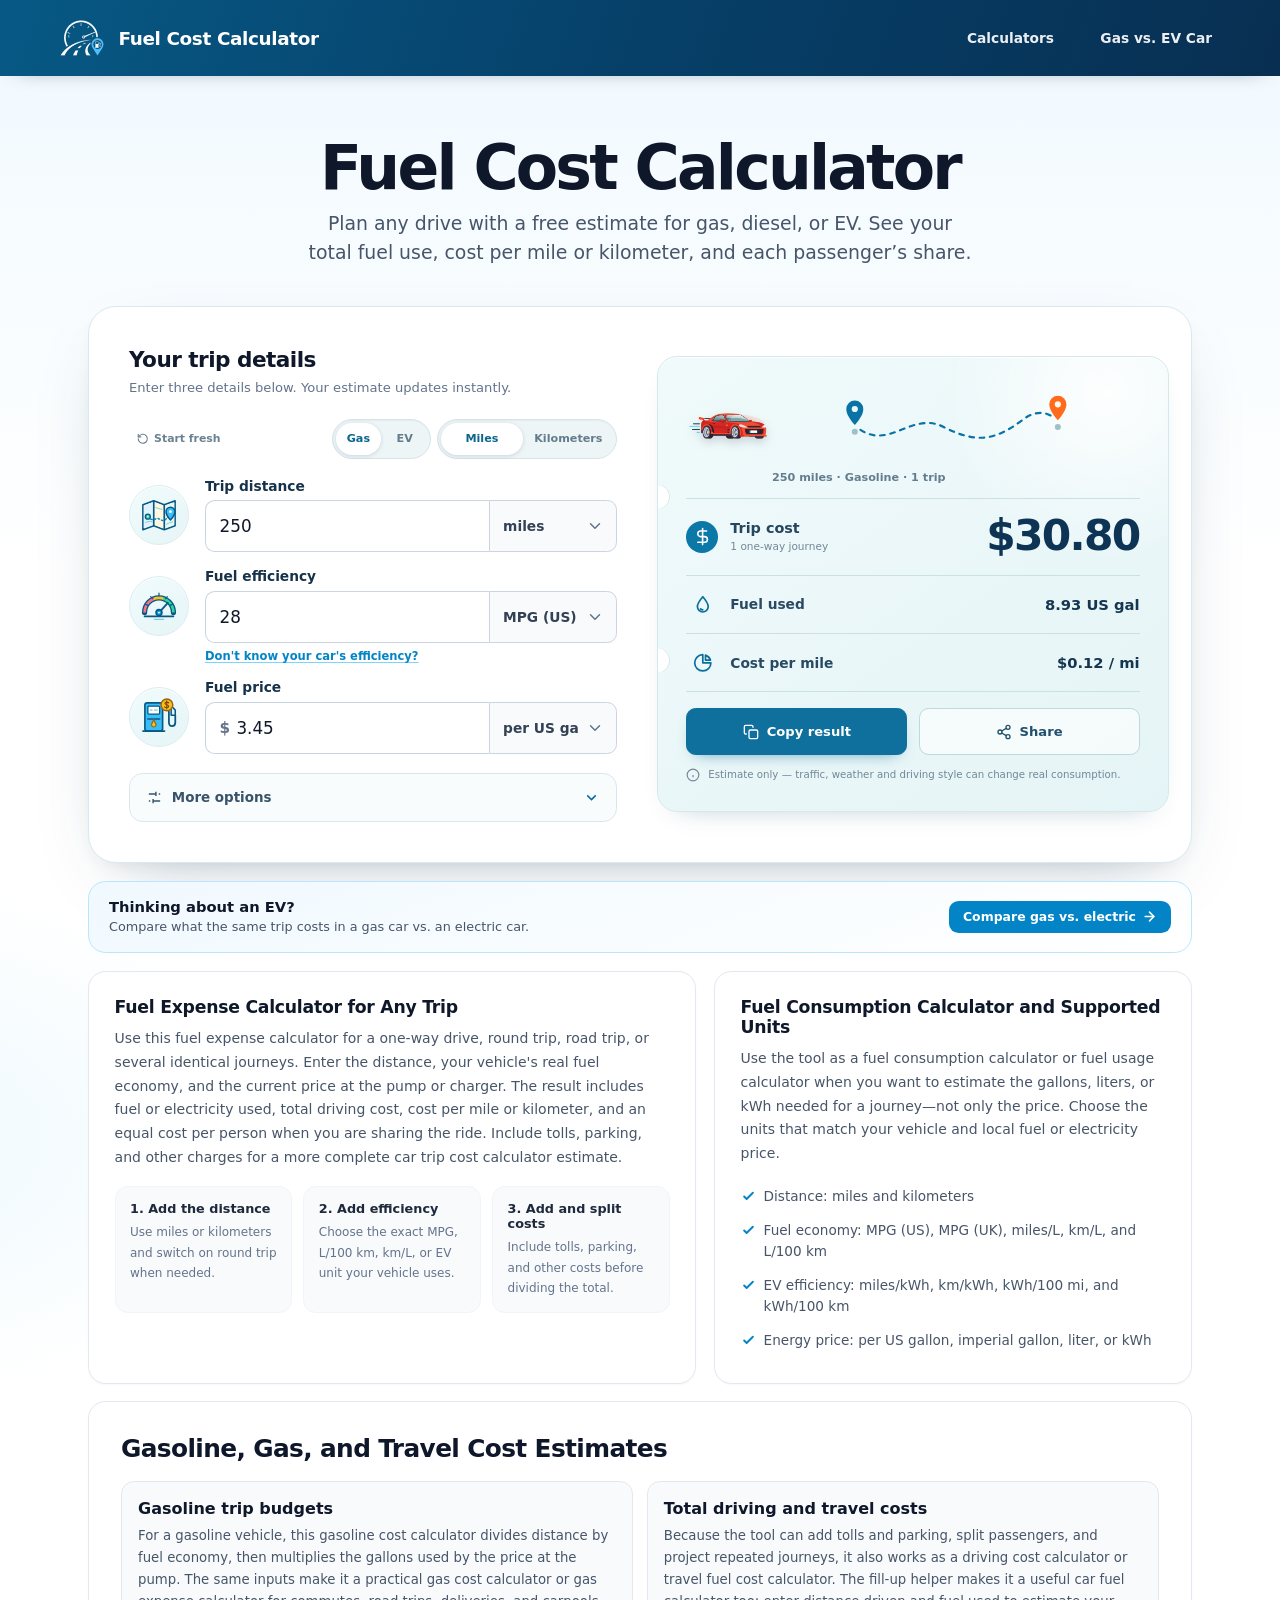
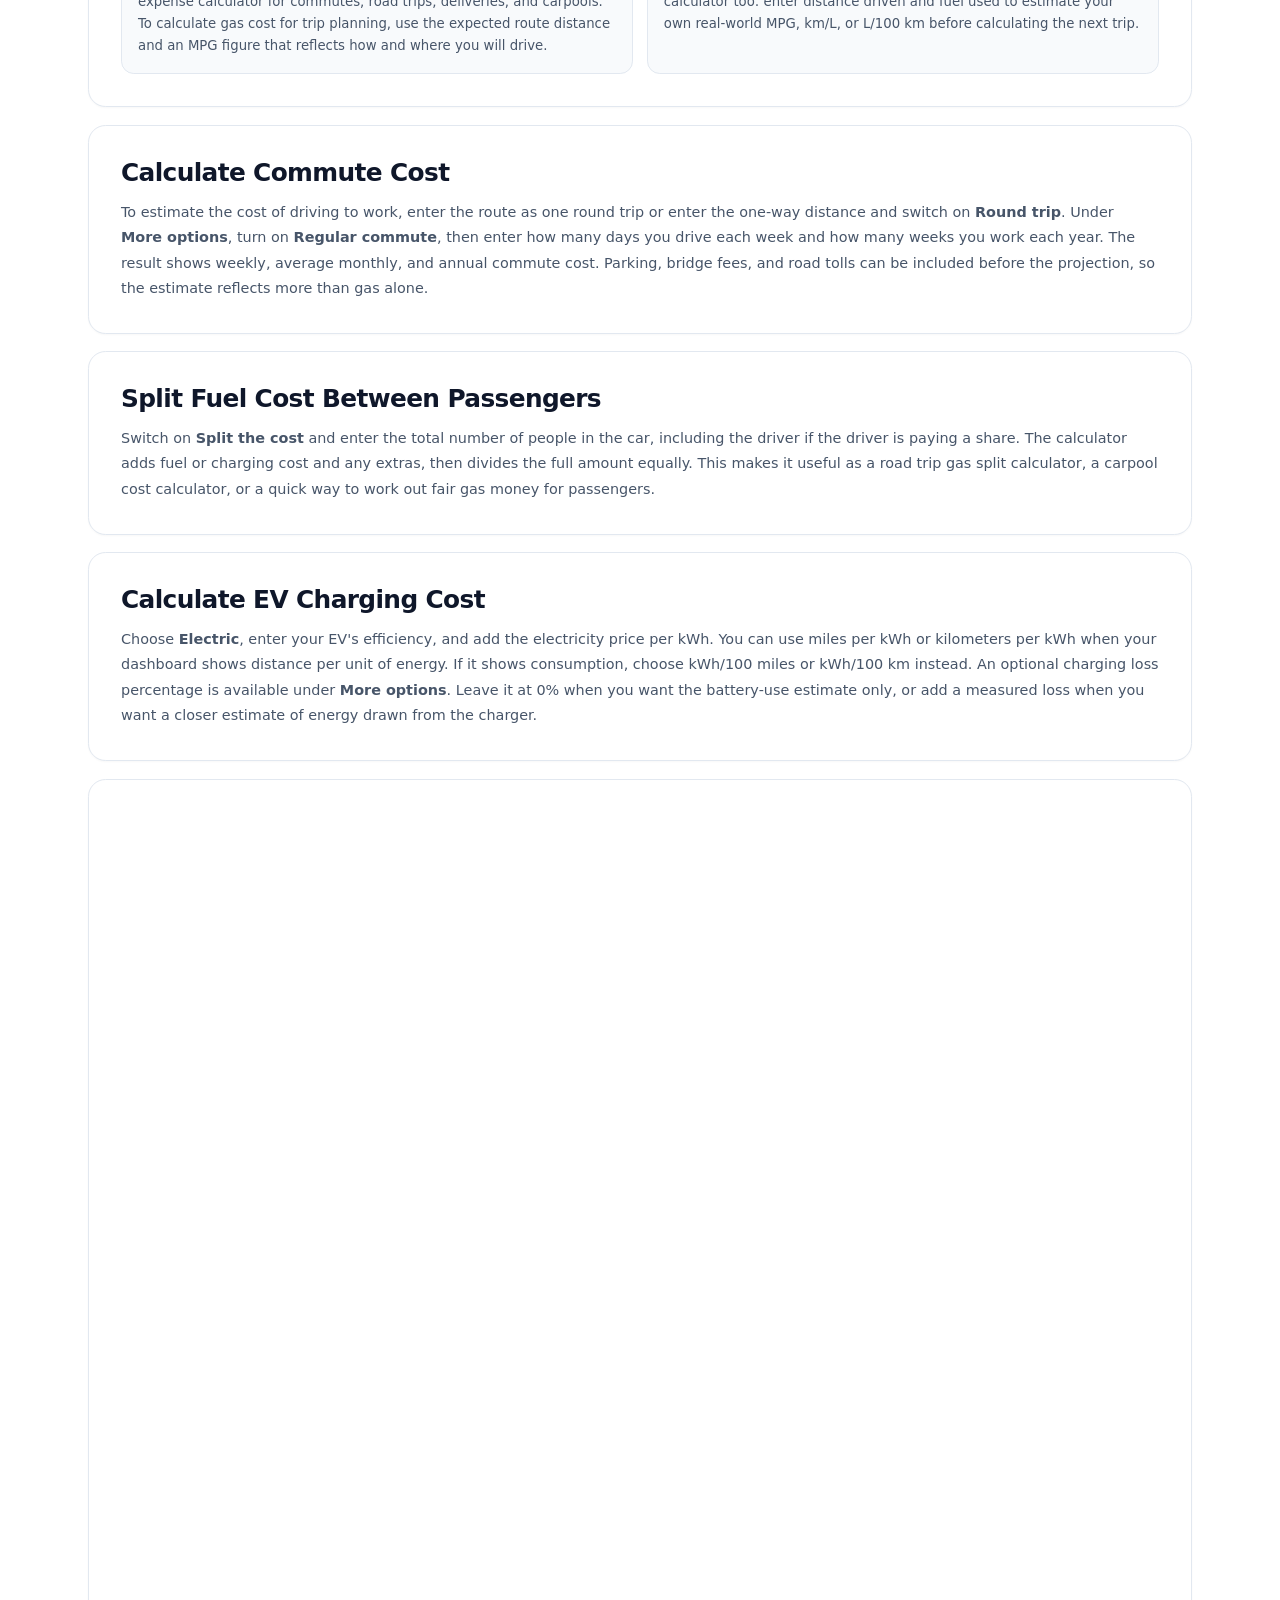
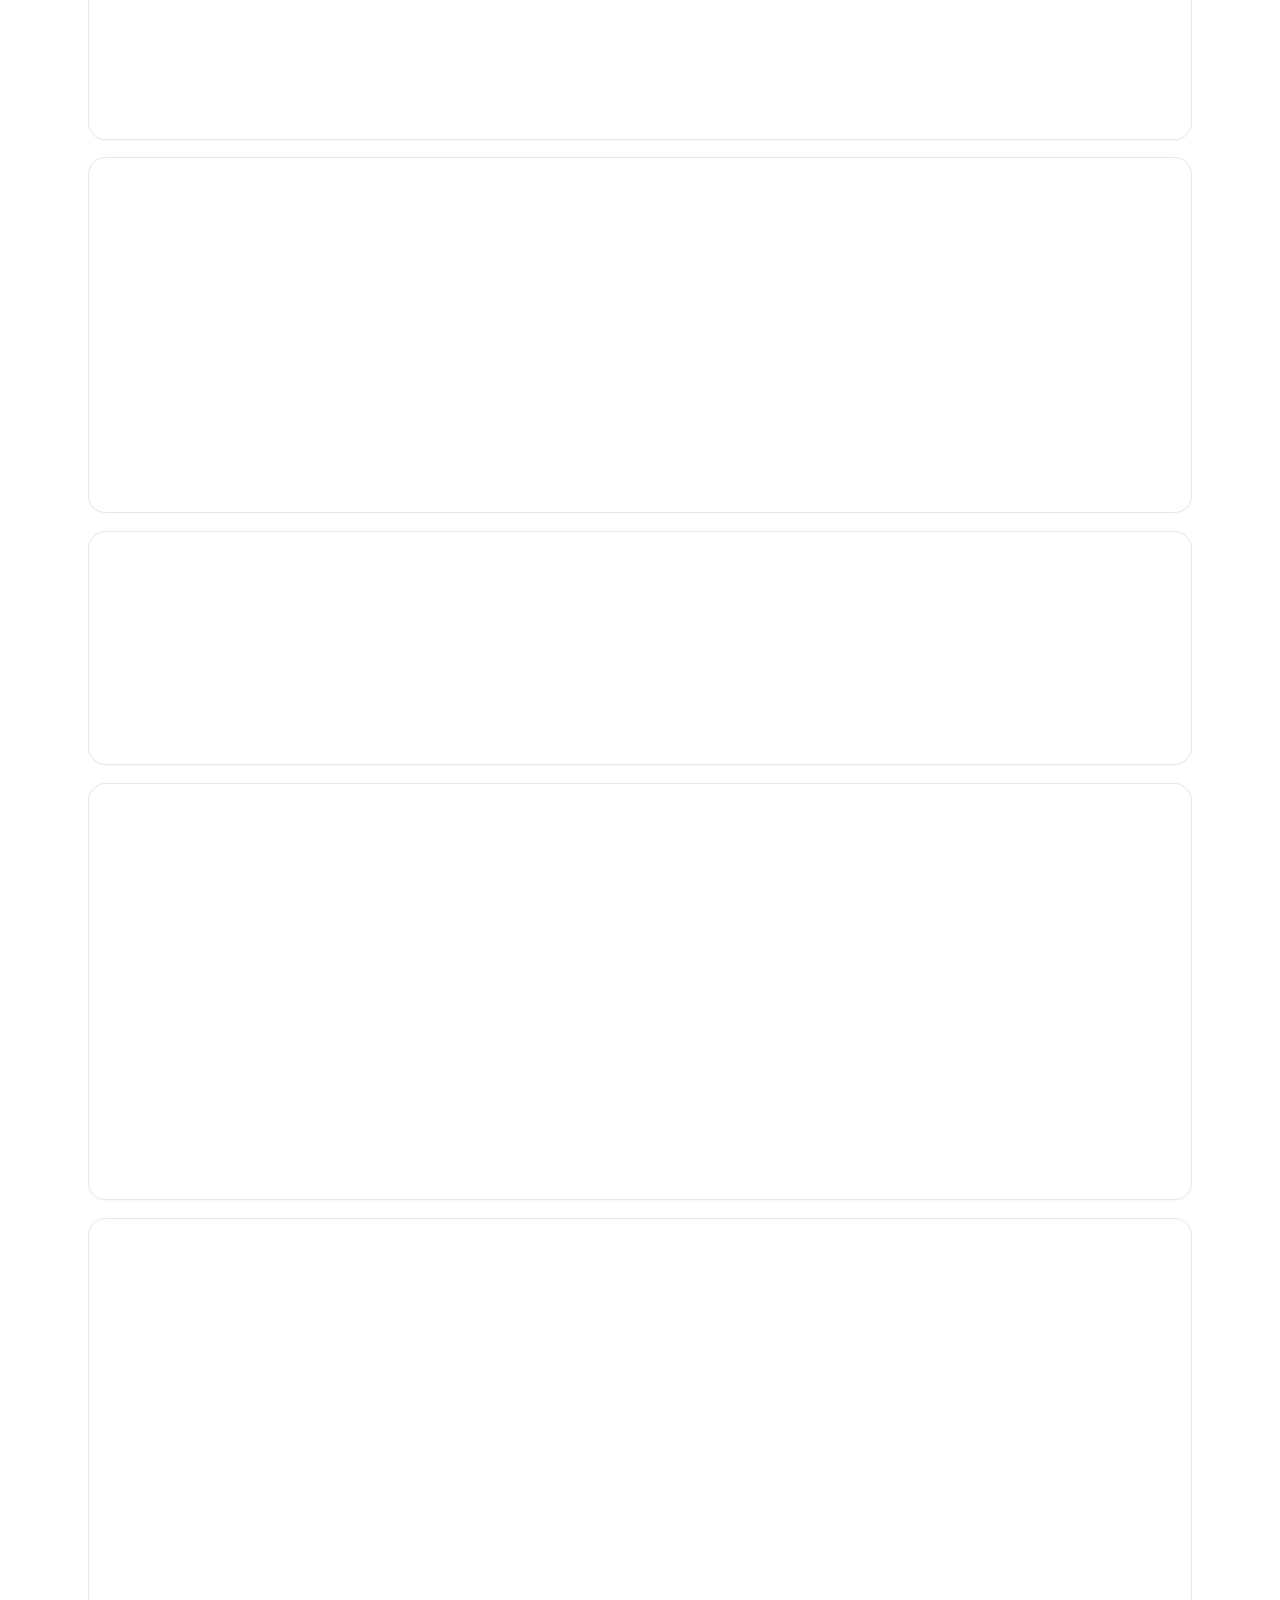
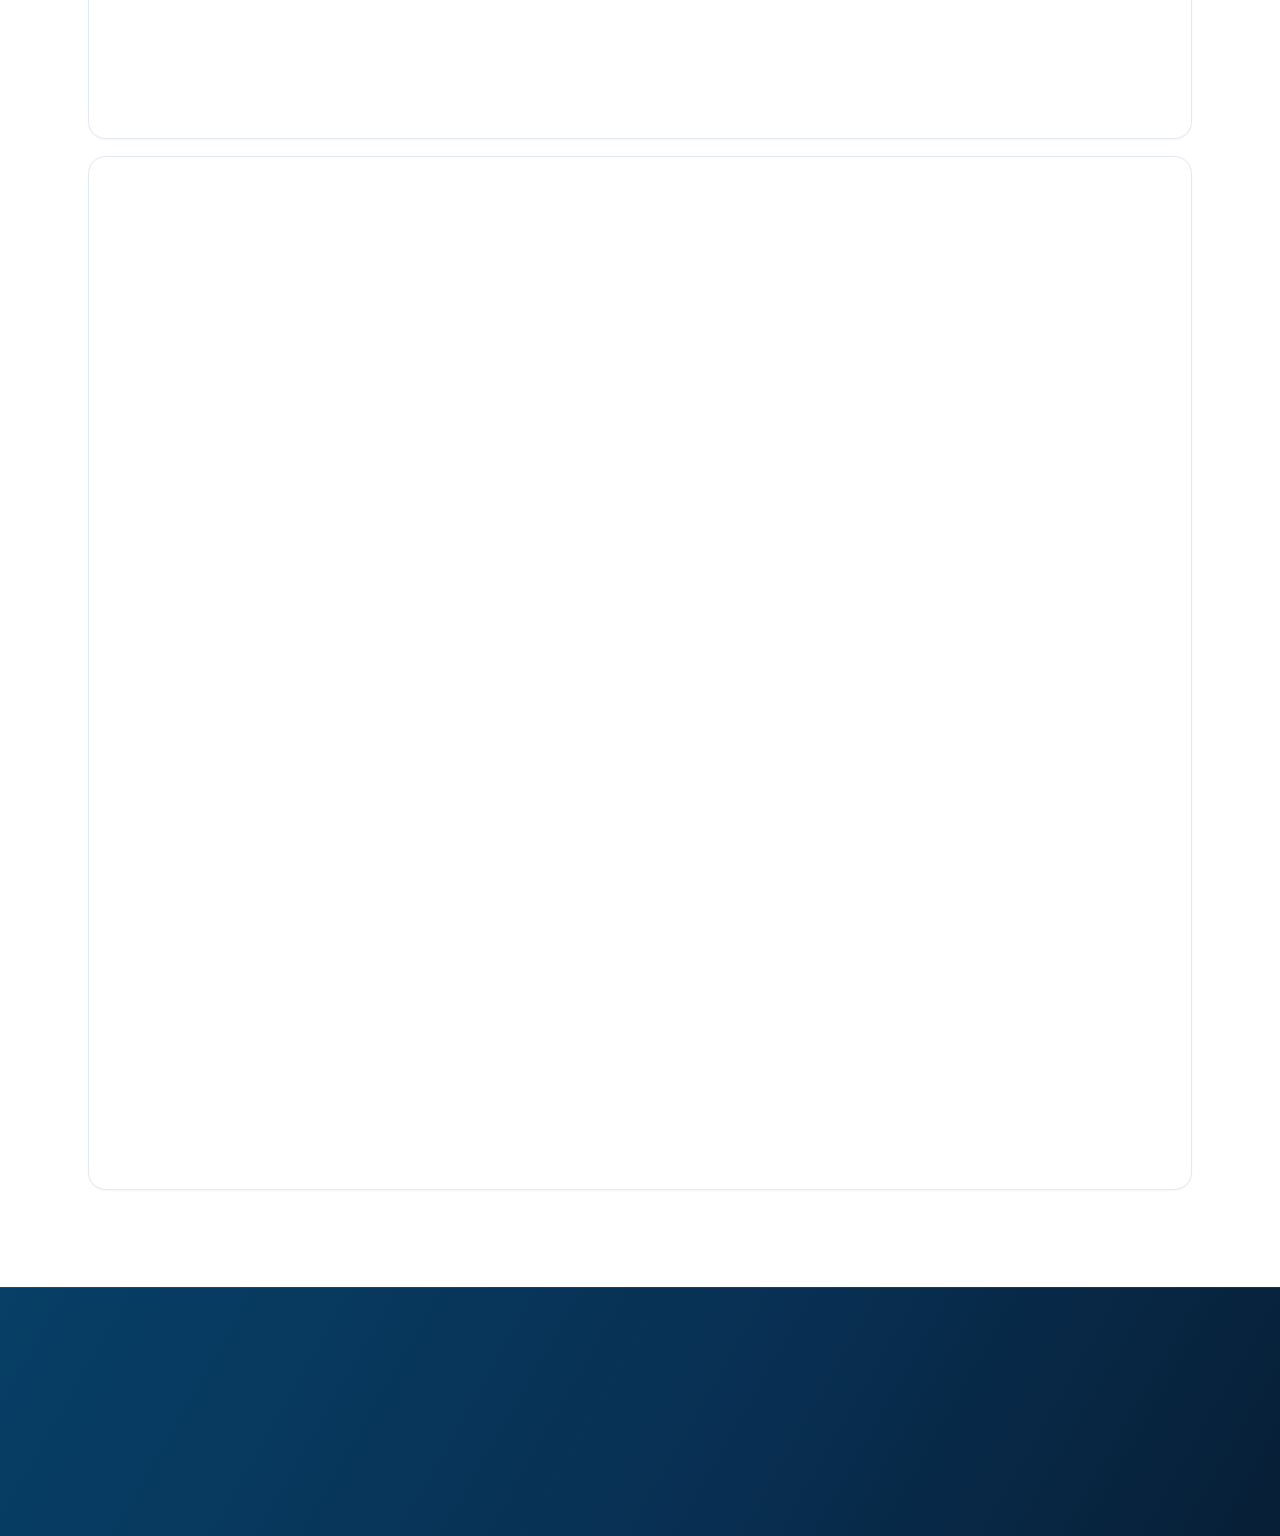
<file: index.html>
<!DOCTYPE html>
<html lang="en">
<head>
  <meta charset="UTF-8">
  <link rel="icon" href="/favicon.v4.png" type="image/png" sizes="96x96">
  <meta name="viewport" content="width=device-width, initial-scale=1.0">
  <meta name="robots" content="index, follow, max-image-preview:large">
  <meta name="theme-color" content="#0ea5e9">

  <title>Fuel Cost Calculator – Gas, Diesel &amp; EV Trip Costs</title>
  <meta name="description" content="Free fuel cost calculator for gasoline, diesel, and EV trips. Calculate fuel consumption, trip expenses, cost per mile or kilometer, and passenger shares.">
  <link rel="canonical" href="https://fuel-cost-calculator.com/">

  <meta property="og:type" content="website">
  <meta property="og:site_name" content="Split Bill Calculator">
  <meta property="og:title" content="Fuel Cost Calculator for Trips, Commutes, Gas, Diesel &amp; EV">
  <meta property="og:description" content="Estimate trip and commute costs, fuel or electricity used, and the fair cost per passenger.">
  <meta property="og:url" content="https://splitbillcalculator.net/fuel-cost-calculator.html">
  <meta name="twitter:card" content="summary">
  <meta name="twitter:title" content="Fuel Cost Calculator for Trips, Commutes, Gas, Diesel &amp; EV">
  <meta name="twitter:description" content="Estimate trip and commute costs, fuel or electricity used, and the fair cost per passenger.">

  <script type="application/ld+json">
  {
    "@context": "https://schema.org",
    "@graph": [
      {
        "@type": "WebPage",
        "@id": "https://splitbillcalculator.net/fuel-cost-calculator.html#webpage",
        "url": "https://splitbillcalculator.net/fuel-cost-calculator.html",
        "name": "Fuel Cost Calculator",
        "description": "Calculate trip fuel cost, fuel used, cost per mile, cost per kilometer, and cost per person for gas, petrol, diesel, or EV charging.",
        "inLanguage": "en-US",
        "dateModified": "2026-07-20",
        "isPartOf": {
          "@id": "https://splitbillcalculator.net/#website"
        },
        "breadcrumb": {
          "@id": "https://splitbillcalculator.net/fuel-cost-calculator.html#breadcrumb"
        }
      },
      {
        "@type": "BreadcrumbList",
        "@id": "https://splitbillcalculator.net/fuel-cost-calculator.html#breadcrumb",
        "itemListElement": [
          {
            "@type": "ListItem",
            "position": 1,
            "name": "Home",
            "item": "https://splitbillcalculator.net/"
          },
          {
            "@type": "ListItem",
            "position": 2,
            "name": "Fuel Cost Calculator",
            "item": "https://splitbillcalculator.net/fuel-cost-calculator.html"
          }
        ]
      }
    ]
  }
  </script>

  <link rel="stylesheet" href="/assets/shared-layout.v2.css">
  <script src="/assets/shared-layout.v2.js" defer></script>

  <style>
    /* ============ Tokens (splitbillcalculator.net design system) ============ */
    :root {
      --sky-50: #f0f9ff;   --sky-100: #e0f2fe;  --sky-200: #bae6fd;
      --sky-300: #7dd3fc;  --sky-500: #0ea5e9;  --sky-600: #0284c7;
      --sky-700: #0369a1;  --sky-800: #075985;
      --slate-50: #f8fafc; --slate-100: #f1f5f9; --slate-200: #e2e8f0;
      --slate-300: #cbd5e1; --slate-400: #94a3b8; --slate-500: #64748b;
      --slate-600: #475569; --slate-700: #334155; --slate-800: #1e293b;
      --slate-900: #0f172a;
      --red-600: #dc2626;  --red-700: #b91c1c;  --red-50: #fef2f2; --red-200: #fecaca;
      --radius-sm: .6rem;  --radius: .8rem;  --radius-lg: 1.1rem;  --radius-xl: 1.5rem;
      --font-sans: ui-sans-serif, system-ui, -apple-system, BlinkMacSystemFont, "Segoe UI", Roboto, Helvetica, Arial, sans-serif;
      --shadow-card: 0 1px 2px rgba(15, 23, 42, .04), 0 24px 55px -18px rgba(2, 132, 199, .18);
    }

    /* ============ Base ============ */
    *, *::before, *::after { box-sizing: border-box; }

    [hidden] { display: none !important; }

    html { -webkit-text-size-adjust: 100%; }

    body {
      margin: 0;
      min-height: 100vh;
      font-family: var(--font-sans);
      color: var(--slate-800);
      background-color: #fff;
      background-image:
        radial-gradient(60rem 32rem at 85% -8%, rgba(56, 189, 248, .14), transparent 60%),
        radial-gradient(50rem 30rem at -12% 18%, rgba(14, 165, 233, .08), transparent 55%),
        linear-gradient(180deg, var(--sky-50) 0%, #fff 36rem);
      -webkit-font-smoothing: antialiased;
      text-rendering: optimizeLegibility;
    }

    /* Form controls do not inherit fonts by default — this was the "weird fonts" bug */
    button, input, select { font: inherit; color: inherit; }
    button { -webkit-tap-highlight-color: transparent; touch-action: manipulation; }

    ::selection { background: var(--sky-200); color: var(--slate-900); }

    :focus-visible { outline: 3px solid rgba(14, 165, 233, .45); outline-offset: 2px; }
    input:focus-visible, select:focus-visible { outline: none; } /* custom ring below */

    .container {
      width: 100%;
      max-width: 72rem;
      margin-inline: auto;
      padding: 1.25rem clamp(1rem, 4vw, 1.5rem) 3.5rem;
    }

    .container > header { margin-bottom: clamp(1.75rem, 4vw, 2.75rem); }

    /* ============ Hero ============ */
    .fuel-hero {
      max-width: 46rem;
      margin-inline: auto;
      padding-top: clamp(.5rem, 3vw, 1.75rem);
      text-align: center;
    }

    .fuel-breadcrumb {
      display: flex;
      justify-content: center;
      gap: .45rem;
      margin: 0 0 .85rem;
      color: var(--slate-500);
      font-size: .73rem;
      line-height: 1.4;
    }

    .fuel-breadcrumb a {
      color: var(--sky-700);
      text-decoration: none;
    }

    .fuel-breadcrumb a:hover { text-decoration: underline; }

    .fuel-eyebrow {
      display: inline-flex;
      align-items: center;
      gap: .45rem;
      padding: .42rem .8rem;
      margin-bottom: 1.1rem;
      border: 1px solid var(--sky-200);
      border-radius: 999px;
      background: #fff;
      color: var(--sky-700);
      font-size: .72rem;
      font-weight: 700;
      letter-spacing: .06em;
      text-transform: uppercase;
      box-shadow: 0 1px 2px rgba(2, 132, 199, .08);
    }

    .fuel-hero h1 {
      margin: 0;
      color: var(--slate-900);
      font-size: clamp(2.1rem, 5.5vw, 3.4rem);
      font-weight: 800;
      line-height: 1.04;
      letter-spacing: -.035em;
      text-wrap: balance;
    }

    .fuel-hero-copy {
      max-width: 38rem;
      margin: 1rem auto 0;
      color: var(--slate-600);
      font-size: clamp(1rem, 2vw, 1.09rem);
      line-height: 1.65;
      text-wrap: pretty;
    }

    [data-shared-nav] { margin-top: 1.35rem; }

    .fuel-benefits {
      display: flex;
      justify-content: center;
      flex-wrap: wrap;
      gap: .5rem .6rem;
      margin-top: 1.25rem;
      padding: 0;
      list-style: none;
    }

    .fuel-benefit {
      display: inline-flex;
      align-items: center;
      gap: .4rem;
      padding: .4rem .75rem;
      border: 1px solid var(--slate-200);
      border-radius: 999px;
      background: #fff;
      color: var(--slate-600);
      font-size: .78rem;
      font-weight: 600;
    }

    .fuel-benefit svg {
      width: 14px;
      height: 14px;
      color: var(--sky-600);
      fill: none;
      stroke: currentColor;
      stroke-width: 3;
      stroke-linecap: round;
      stroke-linejoin: round;
    }

    /* ============ Calculator shell ============ */
    .fuel-page { width: 100%; }

    .fuel-calculator {
      display: grid;
      grid-template-columns: minmax(0, 1.15fr) minmax(320px, .85fr);
      align-items: stretch;
      overflow: hidden;
      background: #fff;
      border: 1px solid var(--sky-100);
      border-radius: var(--radius-xl);
      box-shadow: var(--shadow-card);
    }

    .fuel-form-panel { padding: clamp(1.25rem, 3vw, 1.9rem); }

    .fuel-result-panel {
      position: relative;
      overflow: hidden;
      padding: clamp(1.25rem, 3vw, 1.9rem);
      color: #fff;
      background: linear-gradient(160deg, var(--sky-700) 0%, var(--sky-600) 45%, var(--sky-500) 100%);
    }

    .fuel-result-panel::before,
    .fuel-result-panel::after {
      content: "";
      position: absolute;
      border-radius: 50%;
      pointer-events: none;
    }

    .fuel-result-panel::before {
      top: -8rem; right: -8rem; width: 22rem; height: 22rem;
      background: radial-gradient(circle, rgba(255, 255, 255, .22), transparent 70%);
    }

    .fuel-result-panel::after {
      bottom: -10rem; left: -6rem; width: 24rem; height: 24rem;
      background: radial-gradient(circle, rgba(103, 232, 249, .16), transparent 70%);
    }

    .fuel-result-panel > * { position: relative; }

    /* ============ Panel headings ============ */
    .fuel-panel-heading {
      display: flex;
      justify-content: space-between;
      align-items: flex-start;
      flex-wrap: wrap;
      gap: .75rem 1rem;
      margin-bottom: 1.4rem;
    }

    .fuel-panel-heading h2,
    .fuel-result-panel h2 {
      margin: 0;
      font-size: 1.2rem;
      font-weight: 700;
      letter-spacing: -.02em;
      color: inherit;
    }

    .fuel-panel-heading h2 { color: var(--slate-900); }

    .fuel-panel-heading p,
    .fuel-result-intro {
      margin: .35rem 0 0;
      font-size: .82rem;
      line-height: 1.55;
    }

    .fuel-panel-heading p { color: var(--slate-500); }
    .fuel-result-intro { color: rgba(255, 255, 255, .82); }

    .fuel-panel-actions {
      display: flex;
      align-items: flex-end;
      gap: .55rem;
      flex: 0 0 auto;
    }

    .fuel-currency-picker {
      display: grid;
      gap: .18rem;
      color: var(--slate-500);
      font-size: .64rem;
      font-weight: 600;
      line-height: 1;
      text-transform: uppercase;
      letter-spacing: .05em;
    }

    .fuel-currency-picker select {
      min-height: 2.15rem;
      padding: .4rem 1.8rem .4rem .65rem;
      border: 1px solid var(--slate-200);
      border-radius: var(--radius-sm);
      appearance: none;
      background-color: #fff;
      background-image: url("data:image/svg+xml,%3Csvg xmlns='http://www.w3.org/2000/svg' width='14' height='14' viewBox='0 0 24 24' fill='none' stroke='%2364748b' stroke-width='2' stroke-linecap='round' stroke-linejoin='round'%3E%3Cpath d='m6 9 6 6 6-6'/%3E%3C/svg%3E");
      background-repeat: no-repeat;
      background-position: right .5rem center;
      color: var(--slate-700);
      font-size: .78rem;
      font-weight: 600;
      outline: none;
      cursor: pointer;
    }

    .fuel-currency-picker select:focus {
      border-color: var(--sky-500);
      box-shadow: 0 0 0 3px rgba(14, 165, 233, .14);
    }

    .fuel-reset {
      flex: 0 0 auto;
      padding: .5rem .75rem;
      border: 1px solid var(--slate-200);
      border-radius: var(--radius-sm);
      background: #fff;
      color: var(--sky-700);
      font-size: .78rem;
      font-weight: 600;
      white-space: nowrap;
      cursor: pointer;
      transition: background-color .15s ease, border-color .15s ease;
    }

    .fuel-reset:hover { background: var(--sky-50); border-color: var(--sky-200); }

    /* ============ Form sections ============ */
    .fuel-section + .fuel-section {
      margin-top: 1.5rem;
      padding-top: 1.5rem;
      border-top: 1px solid var(--slate-100);
    }

    .fuel-section + .fuel-mileage-section {
      margin-top: .65rem;
      padding-top: 0;
      border-top: 0;
    }

    .fuel-mileage-section .fuel-advanced-toggle { margin-top: 0; }

    .fuel-section-title {
      display: flex;
      align-items: center;
      gap: .6rem;
      margin-bottom: .9rem;
      color: var(--slate-800);
      font-size: .92rem;
      font-weight: 700;
      letter-spacing: -.01em;
    }

    .fuel-step {
      display: grid;
      place-items: center;
      flex: 0 0 auto;
      width: 1.6rem;
      height: 1.6rem;
      border-radius: .55rem;
      background: linear-gradient(160deg, var(--sky-500), var(--sky-600));
      color: #fff;
      font-size: .74rem;
      font-weight: 700;
      box-shadow: 0 2px 6px rgba(2, 132, 199, .35);
    }

    /* ============ Vehicle segments ============ */
    .fuel-segments {
      display: grid;
      grid-template-columns: repeat(3, minmax(0, 1fr));
      gap: .4rem;
      padding: .35rem;
      border: 1px solid var(--slate-200);
      border-radius: var(--radius);
      background: var(--slate-100);
    }

    .fuel-segment {
      min-height: 3.1rem;
      display: inline-flex;
      justify-content: center;
      align-items: center;
      gap: .5rem;
      padding: .5rem;
      border: 1px solid transparent;
      border-radius: calc(var(--radius) - .25rem);
      background: transparent;
      color: var(--slate-500);
      font-size: .84rem;
      font-weight: 600;
      cursor: pointer;
      transition: color .15s ease, background-color .15s ease, box-shadow .15s ease, transform .1s ease;
    }

    .fuel-segment:hover { color: var(--slate-800); }
    .fuel-segment:active { transform: scale(.98); }

    .fuel-segment.active {
      color: var(--sky-700);
      background: #fff;
      border-color: var(--sky-200);
      box-shadow: 0 3px 10px rgba(2, 132, 199, .14);
    }

    .fuel-segment svg {
      width: 18px;
      height: 18px;
      fill: none;
      stroke: currentColor;
      stroke-width: 2;
      stroke-linecap: round;
      stroke-linejoin: round;
    }

    .fuel-segment.active svg { color: var(--sky-600); }

    /* ============ Fields ============ */
    .fuel-grid-2 {
      display: grid;
      grid-template-columns: repeat(2, minmax(0, 1fr));
      gap: 1rem;
    }

    .fuel-grid-2 > .fuel-field { min-width: 0; }

    .fuel-field label {
      display: block;
      margin-bottom: .4rem;
      color: var(--slate-700);
      font-size: .8rem;
      font-weight: 600;
    }

    .fuel-control {
      position: relative;
      display: flex;
      align-items: stretch;
      min-width: 0;
    }

    .fuel-control > input {
      flex: 1 1 0;
      min-width: 0;
    }

    .fuel-field input,
    .fuel-field select {
      width: 100%;
      min-height: 3rem;
      padding: .65rem .85rem;
      border: 1px solid var(--slate-300);
      border-radius: var(--radius-sm);
      background-color: #fff;
      color: var(--slate-900);
      font-size: 1rem; /* 16px stops iOS zoom-on-focus */
      font-weight: 500;
      font-variant-numeric: tabular-nums;
      outline: none;
      transition: border-color .15s ease, box-shadow .15s ease;
    }

    .fuel-field input:hover,
    .fuel-field select:hover { border-color: var(--slate-400); }

    .fuel-field select {
      appearance: none;
      padding-right: 2.3rem;
      background-image: url("data:image/svg+xml,%3Csvg xmlns='http://www.w3.org/2000/svg' width='18' height='18' viewBox='0 0 24 24' fill='none' stroke='%2364748b' stroke-width='2' stroke-linecap='round' stroke-linejoin='round'%3E%3Cpath d='m6 9 6 6 6-6'/%3E%3C/svg%3E");
      background-repeat: no-repeat;
      background-position: right .75rem center;
    }

    .fuel-field input:focus,
    .fuel-field select:focus {
      border-color: var(--sky-500);
      box-shadow: 0 0 0 4px rgba(14, 165, 233, .14);
    }

    .fuel-field input.invalid,
    .fuel-field select.invalid { border-color: var(--red-600); }

    .fuel-field input.invalid:focus,
    .fuel-field select.invalid:focus { box-shadow: 0 0 0 4px rgba(220, 38, 38, .12); }

    .fuel-unit input,
    .fuel-unit select { position: relative; }

    .fuel-unit input:focus,
    .fuel-unit select:focus { z-index: 1; }

    .fuel-unit input {
      border-radius: var(--radius-sm) 0 0 var(--radius-sm);
      border-right: 0;
    }

    .fuel-unit select {
      flex: 0 0 auto;
      width: auto;
      min-width: 6.6rem;
      border-radius: 0 var(--radius-sm) var(--radius-sm) 0;
      background-color: var(--slate-50);
      color: var(--slate-700);
      font-size: .86rem;
      font-weight: 600;
    }

    .fuel-currency > span {
      position: absolute;
      left: .9rem;
      top: 50%;
      transform: translateY(-50%);
      color: var(--slate-500);
      font-size: .95rem;
      font-weight: 600;
      pointer-events: none;
      z-index: 2;
    }

    .fuel-currency input { padding-left: 1.9rem; }

    .fuel-help {
      margin-top: .4rem;
      color: var(--slate-500);
      font-size: .75rem;
      line-height: 1.5;
    }

    /* ============ Round trip switch ============ */
    .fuel-switch-row {
      display: flex;
      align-items: center;
      justify-content: space-between;
      gap: 1rem;
      margin-top: 1rem;
      padding: .85rem 1rem;
      border: 1px solid var(--slate-200);
      border-radius: var(--radius);
      background: var(--slate-50);
    }

    .fuel-switch-copy strong {
      display: block;
      color: var(--slate-800);
      font-size: .84rem;
      font-weight: 600;
    }

    .fuel-switch-copy span {
      display: block;
      margin-top: .12rem;
      color: var(--slate-500);
      font-size: .74rem;
      line-height: 1.45;
    }

    .fuel-switch {
      position: relative;
      width: 3rem;
      height: 1.7rem;
      flex: 0 0 auto;
    }

    .fuel-switch input { position: absolute; opacity: 0; }

    .fuel-switch-track {
      position: absolute;
      inset: 0;
      border-radius: 999px;
      background: var(--slate-300);
      transition: background-color .2s ease;
    }

    .fuel-switch-track::after {
      content: "";
      position: absolute;
      top: .2rem;
      left: .2rem;
      width: 1.3rem;
      height: 1.3rem;
      border-radius: 50%;
      background: #fff;
      box-shadow: 0 2px 6px rgba(15, 23, 42, .25);
      transition: transform .2s ease;
    }

    .fuel-switch input:checked + .fuel-switch-track { background: var(--sky-500); }
    .fuel-switch input:checked + .fuel-switch-track::after { transform: translateX(1.3rem); }
    .fuel-switch input:focus-visible + .fuel-switch-track { box-shadow: 0 0 0 4px rgba(14, 165, 233, .25); }

    /* ============ Advanced toggle ============ */
    .fuel-advanced-toggle {
      width: 100%;
      display: flex;
      align-items: center;
      justify-content: space-between;
      margin-top: 1rem;
      padding: .8rem .9rem;
      border: 1px dashed var(--slate-300);
      border-radius: var(--radius-sm);
      background: #fff;
      color: var(--slate-600);
      font-size: .8rem;
      font-weight: 600;
      cursor: pointer;
      transition: border-color .15s ease, background-color .15s ease, color .15s ease;
    }

    .fuel-advanced-toggle:hover {
      border-color: var(--sky-300);
      background: var(--sky-50);
      color: var(--sky-700);
    }

    .fuel-advanced-toggle svg { transition: transform .18s ease; }
    .fuel-advanced-toggle[aria-expanded="true"] svg { transform: rotate(180deg); }

    .fuel-advanced-fields { display: none; margin-top: .9rem; }
    .fuel-advanced-fields.open { display: block; }

    .fuel-split-fields { display: none; margin-top: .9rem; }
    .fuel-split-fields.open { display: block; }

    /* ============ Errors ============ */
    .fuel-error {
      display: none;
      margin-top: 1.1rem;
      padding: .8rem .9rem;
      border: 1px solid var(--red-200);
      border-radius: var(--radius-sm);
      background: var(--red-50);
      color: var(--red-700);
      font-size: .8rem;
      font-weight: 600;
      line-height: 1.5;
    }

    .fuel-error.show { display: block; }

    /* ============ Result panel ============ */
    .fuel-result-primary {
      margin-top: 1.4rem;
      padding: 1.25rem;
      border: 1px solid rgba(255, 255, 255, .28);
      border-radius: var(--radius-lg);
      background: rgba(255, 255, 255, .13);
      backdrop-filter: blur(10px);
      -webkit-backdrop-filter: blur(10px);
      box-shadow: inset 0 1px 0 rgba(255, 255, 255, .25);
    }

    .fuel-result-label {
      color: rgba(255, 255, 255, .8);
      font-size: .72rem;
      font-weight: 600;
      text-transform: uppercase;
      letter-spacing: .09em;
    }

    .fuel-result-value {
      margin-top: .3rem;
      font-size: clamp(2.5rem, 6vw, 3.4rem);
      font-weight: 800;
      line-height: 1;
      letter-spacing: -.035em;
      font-variant-numeric: tabular-nums;
      text-shadow: 0 2px 12px rgba(3, 105, 161, .35);
    }

    .fuel-result-subtext {
      margin-top: .6rem;
      color: rgba(255, 255, 255, .8);
      font-size: .78rem;
      line-height: 1.5;
    }

    .fuel-split-highlight {
      display: flex;
      align-items: flex-end;
      justify-content: space-between;
      gap: 1rem;
      margin-top: 1rem;
      padding-top: 1rem;
      border-top: 1px solid rgba(255, 255, 255, .22);
    }

    .fuel-split-highlight span {
      display: block;
      color: rgba(255, 255, 255, .78);
      font-size: .72rem;
      font-weight: 500;
    }

    .fuel-split-highlight strong {
      display: block;
      margin-top: .15rem;
      font-size: 1.5rem;
      font-weight: 800;
      letter-spacing: -.025em;
      font-variant-numeric: tabular-nums;
    }

    .fuel-result-grid {
      display: grid;
      grid-template-columns: repeat(2, minmax(0, 1fr));
      gap: .7rem;
      margin-top: .9rem;
    }

    .fuel-result-card {
      padding: .85rem .9rem;
      border: 1px solid rgba(255, 255, 255, .16);
      border-radius: var(--radius);
      background: rgba(4, 58, 96, .32);
    }

    .fuel-result-card span {
      display: block;
      color: rgba(255, 255, 255, .72);
      font-size: .66rem;
      font-weight: 600;
      text-transform: uppercase;
      letter-spacing: .08em;
    }

    .fuel-result-card strong {
      display: block;
      margin-top: .25rem;
      font-size: 1rem;
      font-weight: 700;
      font-variant-numeric: tabular-nums;
    }

    .fuel-breakdown {
      margin-top: 1.15rem;
      padding-top: 1rem;
      border-top: 1px solid rgba(255, 255, 255, .22);
    }

    .fuel-breakdown h3 {
      margin: 0 0 .5rem;
      color: rgba(255, 255, 255, .8);
      font-size: .72rem;
      font-weight: 600;
      text-transform: uppercase;
      letter-spacing: .09em;
    }

    .fuel-breakdown-row {
      display: flex;
      justify-content: space-between;
      gap: 1rem;
      padding: .4rem 0;
      color: rgba(255, 255, 255, .82);
      font-size: .82rem;
    }

    .fuel-breakdown-row strong {
      color: #fff;
      font-weight: 700;
      font-variant-numeric: tabular-nums;
    }

    .fuel-action-row {
      display: grid;
      grid-template-columns: 1fr 1fr;
      gap: .7rem;
      margin-top: 1.15rem;
    }

    .fuel-action {
      min-height: 2.9rem;
      display: inline-flex;
      align-items: center;
      justify-content: center;
      gap: .5rem;
      border: 1px solid rgba(255, 255, 255, .35);
      border-radius: var(--radius-sm);
      background: rgba(255, 255, 255, .14);
      color: #fff;
      font-size: .82rem;
      font-weight: 700;
      cursor: pointer;
      transition: background-color .15s ease, transform .1s ease, box-shadow .15s ease;
    }

    .fuel-action:hover { background: rgba(255, 255, 255, .24); }
    .fuel-action:active { transform: scale(.98); }

    .fuel-action-primary {
      background: #fff;
      border-color: #fff;
      color: var(--sky-800);
      box-shadow: 0 4px 14px rgba(3, 105, 161, .3);
    }

    .fuel-action-primary:hover {
      background: #fff;
      transform: translateY(-1px);
      box-shadow: 0 6px 18px rgba(3, 105, 161, .35);
    }

    .fuel-action svg {
      width: 16px;
      height: 16px;
      fill: none;
      stroke: currentColor;
      stroke-width: 2;
      stroke-linecap: round;
      stroke-linejoin: round;
    }

    .fuel-note {
      display: flex;
      gap: .5rem;
      margin: 1rem 0 0;
      color: rgba(255, 255, 255, .72);
      font-size: .72rem;
      line-height: 1.55;
    }

    .fuel-note svg {
      flex: 0 0 auto;
      width: 14px;
      height: 14px;
      margin-top: .1rem;
      fill: none;
      stroke: currentColor;
      stroke-width: 2;
    }

    /* ============ Content cards ============ */
    .fuel-content-grid {
      display: grid;
      grid-template-columns: 1.12fr .88fr;
      gap: 1.1rem;
      margin-top: 1.1rem;
    }

    .fuel-content-card {
      padding: clamp(1.25rem, 2.5vw, 1.6rem);
      border: 1px solid var(--slate-200);
      border-radius: var(--radius-lg);
      background: #fff;
      box-shadow: 0 1px 2px rgba(15, 23, 42, .03);
    }

    .fuel-content-card h2 {
      margin: 0 0 .6rem;
      color: var(--slate-900);
      font-size: 1.08rem;
      font-weight: 700;
      letter-spacing: -.015em;
    }

    .fuel-content-card p {
      margin: 0;
      color: var(--slate-600);
      font-size: .875rem;
      line-height: 1.7;
    }

    .fuel-steps {
      display: grid;
      grid-template-columns: repeat(3, minmax(0, 1fr));
      gap: .7rem;
      margin-top: 1rem;
    }

    .fuel-info-step {
      padding: .9rem;
      border: 1px solid var(--slate-100);
      border-radius: var(--radius);
      background: var(--slate-50);
    }

    .fuel-info-step strong {
      display: block;
      margin-bottom: .3rem;
      color: var(--slate-800);
      font-size: .8rem;
      font-weight: 700;
    }

    .fuel-info-step span {
      color: var(--slate-500);
      font-size: .75rem;
      line-height: 1.55;
    }

    .fuel-unit-list {
      margin: .85rem 0 0;
      padding: 0;
      list-style: none;
    }

    .fuel-unit-list li {
      display: flex;
      align-items: flex-start;
      gap: .5rem;
      padding: .4rem 0;
      color: var(--slate-600);
      font-size: .85rem;
      line-height: 1.55;
    }

    .fuel-unit-list svg {
      flex: 0 0 auto;
      width: 15px;
      height: 15px;
      margin-top: .18rem;
      color: var(--sky-600);
      fill: none;
      stroke: currentColor;
      stroke-width: 3;
      stroke-linecap: round;
      stroke-linejoin: round;
    }

    /* ============ Toast ============ */
    .fuel-toast {
      position: fixed;
      left: 50%;
      bottom: calc(1.25rem + env(safe-area-inset-bottom));
      z-index: 10000;
      transform: translate(-50%, 1rem);
      padding: .7rem 1rem;
      border-radius: .75rem;
      background: var(--slate-900);
      color: #fff;
      box-shadow: 0 12px 30px rgba(15, 23, 42, .25);
      opacity: 0;
      pointer-events: none;
      transition: opacity .2s ease, transform .2s ease;
      font-size: .8rem;
      font-weight: 600;
    }

    .fuel-toast.show {
      opacity: 1;
      transform: translate(-50%, 0);
    }

    body.fuel-sticky-active .fuel-toast {
      bottom: calc(5.5rem + env(safe-area-inset-bottom));
    }

    /* ============ Sticky mobile summary ============ */
    .fuel-sticky {
      position: fixed;
      inset-inline: 0;
      bottom: 0;
      z-index: 9000;
      padding: .6rem .9rem calc(.6rem + env(safe-area-inset-bottom));
      background: rgba(255, 255, 255, .92);
      backdrop-filter: blur(12px);
      -webkit-backdrop-filter: blur(12px);
      border-top: 1px solid var(--slate-200);
      box-shadow: 0 -10px 30px rgba(15, 23, 42, .1);
      animation: fuel-sticky-in .25s ease;
    }

    @keyframes fuel-sticky-in {
      from { transform: translateY(100%); }
      to { transform: translateY(0); }
    }

    .fuel-sticky-inner {
      width: 100%;
      display: flex;
      align-items: center;
      gap: .9rem;
      padding: .1rem .1rem;
      border: 0;
      background: none;
      text-align: left;
      cursor: pointer;
    }

    .fuel-sticky-group { min-width: 0; }

    .fuel-sticky-label {
      display: block;
      color: var(--slate-500);
      font-size: .66rem;
      font-weight: 600;
      text-transform: uppercase;
      letter-spacing: .07em;
    }

    .fuel-sticky-value {
      display: block;
      color: var(--slate-900);
      font-size: 1.05rem;
      font-weight: 800;
      letter-spacing: -.02em;
      font-variant-numeric: tabular-nums;
      white-space: nowrap;
    }

    .fuel-sticky-divider {
      width: 1px;
      align-self: stretch;
      background: var(--slate-200);
    }

    .fuel-sticky-cta {
      margin-left: auto;
      display: inline-flex;
      align-items: center;
      gap: .3rem;
      padding: .55rem .75rem;
      border-radius: .65rem;
      background: var(--sky-600);
      color: #fff;
      font-size: .74rem;
      font-weight: 700;
      white-space: nowrap;
    }

    .fuel-sticky-cta svg {
      width: 14px;
      height: 14px;
      fill: none;
      stroke: currentColor;
      stroke-width: 2.5;
      stroke-linecap: round;
      stroke-linejoin: round;
    }

    @media (min-width: 900px) {
      .fuel-sticky { display: none !important; }
    }

    @media (max-width: 899px) {
      body.fuel-sticky-active { padding-bottom: calc(4.75rem + env(safe-area-inset-bottom)); }
    }

    /* ============ Unit system toggle ============ */
    .fuel-units-bar {
      display: flex;
      align-items: center;
      gap: .8rem;
      margin-bottom: 1.4rem;
      padding: .55rem .7rem;
      border: 1px solid var(--sky-100);
      border-radius: var(--radius);
      background: var(--sky-50);
    }

    .fuel-units-label {
      flex: 0 0 auto;
      padding-left: .25rem;
      color: var(--sky-800);
      font-size: .72rem;
      font-weight: 700;
      text-transform: uppercase;
      letter-spacing: .07em;
    }

    .fuel-units-toggle {
      flex: 1;
      display: grid;
      grid-template-columns: 1fr 1fr;
      gap: .3rem;
      padding: .25rem;
      border: 1px solid var(--sky-200);
      border-radius: calc(var(--radius) - .2rem);
      background: #fff;
    }

    .fuel-units-option {
      min-height: 2.4rem;
      padding: .35rem .5rem;
      border: 1px solid transparent;
      border-radius: calc(var(--radius) - .4rem);
      background: transparent;
      color: var(--slate-500);
      font-size: .78rem;
      font-weight: 600;
      cursor: pointer;
      transition: color .15s ease, background-color .15s ease, box-shadow .15s ease;
    }

    .fuel-units-option:hover { color: var(--slate-800); }

    .fuel-units-option.active {
      color: #fff;
      background: linear-gradient(160deg, var(--sky-500), var(--sky-600));
      box-shadow: 0 3px 10px rgba(2, 132, 199, .3);
    }

    /* ============ Fill-up efficiency helper ============ */
    #mileageToggle { margin-top: 0; }

    .fuel-mileage-result {
      display: flex;
      align-items: center;
      justify-content: space-between;
      flex-wrap: wrap;
      gap: .75rem 1rem;
      margin-top: .9rem;
      padding: .85rem 1rem;
      border: 1px solid var(--sky-100);
      border-radius: var(--radius);
      background: var(--sky-50);
    }

    .fuel-mileage-label {
      display: block;
      color: var(--sky-800);
      font-size: .66rem;
      font-weight: 600;
      text-transform: uppercase;
      letter-spacing: .08em;
    }

    #mileageValue {
      display: inline-block;
      margin-top: .2rem;
      color: var(--slate-900);
      font-size: 1.05rem;
      font-weight: 800;
      letter-spacing: -.02em;
      font-variant-numeric: tabular-nums;
    }

    .fuel-mileage-alt {
      display: inline-block;
      margin-left: .35rem;
      color: var(--slate-500);
      font-size: .78rem;
      font-weight: 500;
      font-variant-numeric: tabular-nums;
    }

    .fuel-mileage-use {
      flex: 0 0 auto;
      min-height: 2.6rem;
      padding: .5rem .9rem;
      border: 0;
      border-radius: var(--radius-sm);
      background: var(--sky-600);
      color: #fff;
      font-size: .78rem;
      font-weight: 700;
      cursor: pointer;
      transition: background-color .15s ease, transform .1s ease;
    }

    .fuel-mileage-use:hover { background: var(--sky-700); }
    .fuel-mileage-use:active { transform: scale(.98); }

    .fuel-flash { animation: fuel-flash .9s ease; }

    @keyframes fuel-flash {
      0% { box-shadow: 0 0 0 6px rgba(14, 165, 233, .35); border-color: var(--sky-500); }
      100% { box-shadow: 0 0 0 0 rgba(14, 165, 233, 0); }
    }

    /* ============ Efficiency helper link ============ */
    .fuel-label-link {
      display: block;
      margin: .35rem 0 0;
      padding: 0;
      border: 0;
      background: none;
      color: var(--sky-600);
      font-size: .72rem;
      font-weight: 600;
      text-align: left;
      cursor: pointer;
      text-decoration: underline;
      text-decoration-color: var(--sky-300);
      text-underline-offset: 2px;
      transition: color .15s ease, text-decoration-color .15s ease;
    }

    .fuel-label-link:hover {
      color: var(--sky-700);
      text-decoration-color: var(--sky-500);
    }

    .fuel-label-link[hidden] { display: none; }

    .fuel-trip-count { margin-top: 1rem; }

    /* ============ Cross-link banner ============ */
    .fuel-crosslink {
      display: flex;
      align-items: center;
      justify-content: space-between;
      flex-wrap: wrap;
      gap: .75rem 1rem;
      margin-top: 1.1rem;
      padding: 1rem 1.25rem;
      border: 1px solid var(--sky-200);
      border-radius: var(--radius-lg);
      background: linear-gradient(160deg, var(--sky-50), #fff);
      text-decoration: none;
    }

    .fuel-crosslink strong {
      display: block;
      color: var(--slate-900);
      font-size: .92rem;
      font-weight: 700;
    }

    .fuel-crosslink-sub {
      display: block;
      margin-top: .15rem;
      color: var(--slate-600);
      font-size: .8rem;
      line-height: 1.5;
    }

    .fuel-crosslink-cta {
      display: inline-flex;
      align-items: center;
      gap: .4rem;
      padding: .55rem .85rem;
      border-radius: var(--radius-sm);
      background: var(--sky-600);
      color: #fff;
      font-size: .78rem;
      font-weight: 700;
      white-space: nowrap;
      transition: background-color .15s ease;
    }

    .fuel-crosslink:hover .fuel-crosslink-cta { background: var(--sky-700); }

    .fuel-crosslink-cta svg {
      width: 15px;
      height: 15px;
      fill: none;
      stroke: currentColor;
      stroke-width: 2.5;
      stroke-linecap: round;
      stroke-linejoin: round;
    }

    /* ============ Commute projection card ============ */
    .fuel-yearly {
      display: block;
      margin-top: .9rem;
      padding: .9rem 1rem;
      border: 1px solid rgba(255, 255, 255, .28);
      border-radius: var(--radius);
      background: rgba(255, 255, 255, .13);
    }

    .fuel-yearly span {
      color: rgba(255, 255, 255, .82);
      font-size: .74rem;
      font-weight: 600;
    }

    .fuel-commute-grid {
      display: grid;
      grid-template-columns: repeat(3, minmax(0, 1fr));
      gap: .65rem;
      margin-top: .7rem;
    }

    .fuel-commute-grid div {
      padding: .55rem .6rem;
      border-radius: .65rem;
      background: rgba(4, 58, 96, .25);
    }

    .fuel-commute-grid small {
      display: block;
      color: rgba(255, 255, 255, .72);
      font-size: .63rem;
      font-weight: 600;
      text-transform: uppercase;
      letter-spacing: .07em;
    }

    .fuel-commute-grid strong {
      display: block;
      margin-top: .22rem;
      font-size: 1.02rem;
      font-weight: 800;
      letter-spacing: -.02em;
      font-variant-numeric: tabular-nums;
    }

    /* ============ Search-focused guide content ============ */
    .fuel-seo-content {
      margin-top: 1.1rem;
      padding: clamp(1.35rem, 3vw, 2rem);
      border: 1px solid var(--slate-200);
      border-radius: var(--radius-lg);
      background: #fff;
      box-shadow: 0 1px 2px rgba(15, 23, 42, .03);
      content-visibility: auto;
      contain-intrinsic-size: auto 24rem;
    }

    .fuel-seo-content h2 {
      margin: 0 0 .7rem;
      color: var(--slate-900);
      font-size: clamp(1.25rem, 2.5vw, 1.55rem);
      line-height: 1.25;
      letter-spacing: -.025em;
    }

    .fuel-seo-content h3 {
      margin: 1.25rem 0 .4rem;
      color: var(--slate-900);
      font-size: 1rem;
      line-height: 1.35;
    }

    .fuel-seo-content p,
    .fuel-seo-content li {
      color: var(--slate-600);
      font-size: .9rem;
      line-height: 1.75;
    }

    .fuel-seo-content p { margin: .55rem 0 0; }
    .fuel-seo-content a { color: var(--sky-700); font-weight: 600; }

    .fuel-feature-grid,
    .fuel-example-grid,
    .fuel-related-grid {
      display: grid;
      grid-template-columns: repeat(2, minmax(0, 1fr));
      gap: .85rem;
      margin-top: 1rem;
    }

    .fuel-feature,
    .fuel-example,
    .fuel-related-link {
      padding: 1rem;
      border: 1px solid var(--slate-200);
      border-radius: var(--radius);
      background: var(--slate-50);
    }

    .fuel-feature h3,
    .fuel-example h3 { margin: 0 0 .35rem; }
    .fuel-feature p,
    .fuel-example p { margin: 0; font-size: .83rem; line-height: 1.65; }

    .fuel-formula {
      margin-top: .9rem;
      padding: .95rem 1rem;
      border-left: 4px solid var(--sky-500);
      border-radius: 0 var(--radius) var(--radius) 0;
      background: var(--sky-50);
      color: var(--slate-800);
      font-size: .86rem;
      font-weight: 700;
      line-height: 1.7;
      overflow-wrap: anywhere;
    }

    .fuel-table-wrap { margin-top: .9rem; overflow-x: auto; }

    .fuel-table {
      width: 100%;
      min-width: 38rem;
      border-collapse: collapse;
      font-size: .82rem;
      line-height: 1.55;
    }

    .fuel-table th,
    .fuel-table td {
      padding: .7rem .75rem;
      border-bottom: 1px solid var(--slate-200);
      text-align: left;
      vertical-align: top;
    }

    .fuel-table th { color: var(--slate-800); background: var(--slate-50); }
    .fuel-table td { color: var(--slate-600); }

    .fuel-faq { margin-top: .8rem; border-top: 1px solid var(--slate-200); }

    .fuel-faq details { border-bottom: 1px solid var(--slate-200); }

    .fuel-faq summary {
      position: relative;
      padding: .9rem 2rem .9rem 0;
      color: var(--slate-900);
      font-size: .9rem;
      font-weight: 700;
      line-height: 1.5;
      cursor: pointer;
      list-style: none;
    }

    .fuel-faq summary::-webkit-details-marker { display: none; }
    .fuel-faq summary::after { content: "+"; position: absolute; right: .2rem; top: .82rem; color: var(--sky-600); font-size: 1.25rem; }
    .fuel-faq details[open] summary::after { content: "−"; }
    .fuel-faq details p { margin: -.25rem 0 .95rem; padding-right: 2rem; }

    .fuel-related-link {
      display: block;
      color: inherit !important;
      text-decoration: none;
      transition: border-color .15s ease, transform .15s ease, box-shadow .15s ease;
    }

    .fuel-related-link:hover {
      transform: translateY(-2px);
      border-color: var(--sky-300);
      box-shadow: 0 8px 20px rgba(2, 132, 199, .09);
    }

    .fuel-related-link strong { display: block; color: var(--slate-900); font-size: .9rem; }
    .fuel-related-link span { display: block; margin-top: .25rem; color: var(--slate-500); font-size: .78rem; line-height: 1.55; }

    .fuel-people-align { text-align: right; }

    .fuel-trust-note {
      margin-top: 1rem;
      padding-top: 1rem;
      border-top: 1px solid var(--slate-200);
      color: var(--slate-500);
      font-size: .76rem;
      line-height: 1.65;
    }

    /* ============ Efficiency presets ============ */
    .fuel-presets {
      display: grid;
      grid-template-columns: repeat(4, minmax(0, 1fr));
      gap: .3rem;
      margin-top: .45rem;
      padding: .25rem;
      border: 1px solid var(--sky-200);
      border-radius: calc(var(--radius) - .2rem);
      background: #fff;
    }

    .fuel-presets button {
      min-height: 2.2rem;
      padding: .3rem .2rem;
      border: 1px solid transparent;
      border-radius: calc(var(--radius) - .4rem);
      background: transparent;
      color: var(--slate-500);
      font-size: .72rem;
      font-weight: 600;
      cursor: pointer;
      transition: color .15s ease, background-color .15s ease;
    }

    .fuel-presets button:hover { color: var(--slate-800); }

    .fuel-presets button.active {
      color: var(--sky-700);
      background: var(--sky-100);
    }

    /* ============ Responsive ============ */
    @media (max-width: 900px) {
      .fuel-calculator { grid-template-columns: 1fr; }
      .fuel-content-grid { grid-template-columns: 1fr; }
    }

    @media (max-width: 640px) {
      .fuel-form-panel,
      .fuel-result-panel { padding: 1.15rem; }

      .fuel-calculator { border-radius: var(--radius-lg); }

      .fuel-grid-2,
      .fuel-steps { grid-template-columns: 1fr; }

      .fuel-segment {
        flex-direction: column;
        gap: .25rem;
        min-height: 3.6rem;
        font-size: .74rem;
      }

      .fuel-action-row { grid-template-columns: 1fr; }

      .fuel-units-bar {
        flex-direction: column;
        align-items: stretch;
        gap: .45rem;
      }

      .fuel-units-option { font-size: .72rem; }

      .fuel-panel-actions {
        width: 100%;
        justify-content: space-between;
      }

      .fuel-feature-grid,
      .fuel-example-grid,
      .fuel-related-grid { grid-template-columns: 1fr; }

      .fuel-commute-grid { grid-template-columns: 1fr; }
    }

    @media (max-width: 390px) {
      .fuel-result-grid { grid-template-columns: 1fr; }
      .fuel-unit select { min-width: 5.8rem; }
      .fuel-segment { font-size: .68rem; }
      .fuel-presets { grid-template-columns: 1fr 1fr; }
    }

    /* ============ Simplified calculator layout ============ */
    .fuel-hero {
      max-width: 42rem;
      padding-top: clamp(1.25rem, 4vw, 2.5rem);
    }

    .fuel-hero h1 {
      font-size: clamp(2.35rem, 6vw, 3.85rem);
      letter-spacing: -.045em;
    }

    .fuel-hero-copy {
      max-width: none;
      margin-top: .55rem;
      color: var(--slate-600);
      font-size: clamp(1rem, 2vw, 1.18rem);
      line-height: 1.55;
    }

    .container > header { margin-bottom: clamp(1.5rem, 4vw, 2.4rem); }

    .fuel-calculator {
      grid-template-columns: minmax(0, 1.03fr) minmax(330px, .97fr);
      border-color: #d8e9ef;
      border-radius: 1.75rem;
      box-shadow: 0 26px 70px -35px rgba(15, 57, 82, .35), 0 8px 24px -16px rgba(15, 23, 42, .18);
    }

    .fuel-form-panel {
      display: flex;
      flex-direction: column;
      padding: clamp(1.5rem, 3.5vw, 2.5rem);
    }

    .fuel-panel-heading { display: contents; }

    .fuel-panel-heading > div:first-child {
      order: 0;
      margin-bottom: 1.6rem;
    }

    .fuel-panel-heading h2 {
      font-size: 1.35rem;
      letter-spacing: -.025em;
    }

    .fuel-panel-heading p {
      max-width: 31rem;
      margin-top: .42rem;
    }

    .fuel-form-panel > .fuel-core-distance { order: 1; }
    .fuel-form-panel > .fuel-core-details { order: 2; }
    .fuel-form-panel > .fuel-section:has(#advancedToggle) { order: 3; }
    .fuel-form-panel > .fuel-units-bar { order: 4; }
    .fuel-form-panel > .fuel-mileage-section { order: 7; }
    .fuel-form-panel > .fuel-error { order: 8; }
    .fuel-form-panel > .fuel-calculate { order: 9; }

    .fuel-core-distance,
    .fuel-core-details {
      margin: 0 !important;
      padding: 0 !important;
      border: 0 !important;
    }

    .fuel-core-details { margin-top: 1rem !important; }

    .fuel-core-distance .fuel-section-title,
    .fuel-core-details .fuel-section-title { display: none; }

    .fuel-core-details .fuel-grid-2 {
      grid-template-columns: 1fr;
      gap: 1rem;
    }

    .fuel-core-distance .fuel-field,
    .fuel-core-details .fuel-field {
      display: grid;
      grid-template-columns: 3.75rem minmax(0, 1fr);
      grid-template-rows: auto auto;
      column-gap: 1rem;
      align-items: center;
      min-width: 0;
    }

    .fuel-field-icon {
      grid-column: 1;
      grid-row: 1 / span 2;
      display: grid;
      place-items: center;
      width: 3.75rem;
      height: 3.75rem;
      border: 1px solid #d9eef3;
      border-radius: 50%;
      color: var(--sky-700);
      background: linear-gradient(145deg, #f1fbfc, #e6f5f7);
      box-shadow: inset 0 1px 0 rgba(255,255,255,.9);
    }

    .fuel-field-icon svg {
      width: 1.7rem;
      height: 1.7rem;
      fill: none;
      stroke: currentColor;
      stroke-width: 1.9;
      stroke-linecap: round;
      stroke-linejoin: round;
    }

    .fuel-field-icon img {
      display: block;
      width: 2.65rem;
      height: 2.65rem;
      object-fit: contain;
    }

    .fuel-field-icon img[src$="fuel-efficiency-crisp.svg"] {
      transform: translateY(-7%);
    }

    .fuel-core-distance .fuel-field > label,
    .fuel-core-distance .fuel-field > .fuel-control,
    .fuel-core-details .fuel-field > label,
    .fuel-core-details .fuel-field > .fuel-control {
      grid-column: 2;
    }

    .fuel-core-details .fuel-field > .fuel-label-link {
      grid-column: 2;
      justify-self: start;
      margin-top: .4rem;
    }

    .fuel-core-distance .fuel-field > label,
    .fuel-core-details .fuel-field > label {
      margin-bottom: .42rem;
      color: #16324a;
      font-size: .86rem;
      font-weight: 700;
    }

    .fuel-core-distance .fuel-help,
    .fuel-core-details .fuel-help { display: none; }

    .fuel-core-distance .fuel-field input,
    .fuel-core-distance .fuel-field select,
    .fuel-core-details .fuel-field input,
    .fuel-core-details .fuel-field select {
      min-height: 3.25rem;
    }

    .fuel-core-distance .fuel-field input,
    .fuel-core-details .fuel-field input {
      font-size: 1.05rem;
    }

    .fuel-section:has(#advancedToggle) {
      display: flex;
      flex-direction: column;
      margin: 1.15rem 0 0 !important;
      padding: 0 !important;
      border: 0 !important;
    }

    .fuel-section:has(#advancedToggle) > .fuel-section-title { display: none; }
    .fuel-section:has(#advancedToggle) > .fuel-field,
    .fuel-section:has(#advancedToggle) > .fuel-switch-row,
    .fuel-section:has(#advancedToggle) > .fuel-split-fields { display: none; }

    #advancedToggle {
      order: 0;
      min-height: 3.1rem;
      margin: 0;
      padding: .8rem 1rem;
      border-style: solid;
      border-color: #d8e7ed;
      border-radius: .85rem;
      color: #38536a;
      background: #f9fcfd;
      font-size: .84rem;
    }

    #advancedToggle .fuel-options-button-copy {
      display: inline-flex;
      align-items: center;
      gap: .55rem;
    }

    #advancedToggle .fuel-options-button-copy svg {
      width: 17px;
      height: 17px;
      transform: none;
    }

    #advancedToggle > svg { color: var(--sky-700); }

    .fuel-section:has(#advancedToggle) > .fuel-field { order: 1; margin-top: 1rem; }
    .fuel-section:has(#advancedToggle) > .fuel-switch-row { order: 2; }
    .fuel-section:has(#advancedToggle) > .fuel-split-fields { order: 3; }
    .fuel-section:has(#advancedToggle) > #advancedFields { order: 4; }

    .fuel-form-panel:has(#advancedToggle[aria-expanded="true"]) > .fuel-units-bar,
    .fuel-form-panel:has(#advancedToggle[aria-expanded="true"]) > .fuel-mileage-section {
      display: flex;
    }

    .fuel-form-panel:has(#advancedToggle[aria-expanded="true"]) .fuel-section:has(#advancedToggle) > .fuel-field,
    .fuel-form-panel:has(#advancedToggle[aria-expanded="true"]) .fuel-section:has(#advancedToggle) > .fuel-switch-row {
      display: flex;
    }

    .fuel-form-panel:has(#advancedToggle[aria-expanded="true"]) .fuel-section:has(#advancedToggle) > .fuel-field {
      display: block;
    }

    .fuel-form-panel:has(#advancedToggle[aria-expanded="true"]) .fuel-section:has(#advancedToggle) > .fuel-split-fields.open {
      display: block;
    }

    .fuel-units-bar,
    .fuel-mileage-section { display: none; }

    .fuel-units-bar {
      margin-top: 1rem;
      border-color: #dbe7ec;
      background: #f8fbfc;
    }

    .fuel-mileage-section {
      flex-direction: column;
      margin: 1rem 0 0 !important;
      padding: 0 !important;
      border: 0 !important;
    }

    .fuel-calculate {
      width: 100%;
      min-height: 3.55rem;
      display: inline-flex;
      align-items: center;
      justify-content: center;
      gap: .65rem;
      margin-top: 1rem;
      padding: .85rem 1.1rem;
      border: 0;
      border-radius: .8rem;
      color: #fff;
      background: linear-gradient(135deg, #ff861f, #ff6712);
      font-size: 1rem;
      font-weight: 700;
      cursor: pointer;
      box-shadow: 0 10px 22px -12px rgba(255, 103, 18, .7);
      transition: transform .15s ease, box-shadow .15s ease;
    }

    .fuel-calculate:hover {
      transform: translateY(-1px);
      box-shadow: 0 14px 26px -13px rgba(255, 103, 18, .75);
    }

    .fuel-calculate:active { transform: translateY(0); }

    .fuel-calculate svg {
      width: 19px;
      height: 19px;
      fill: none;
      stroke: currentColor;
      stroke-width: 2.2;
      stroke-linecap: round;
      stroke-linejoin: round;
    }

    .fuel-error { margin-top: 1rem; }

    .fuel-result-panel {
      align-self: stretch;
      margin: 1.35rem 1.35rem 1.35rem 0;
      padding: clamp(1.35rem, 3vw, 2rem);
      border: 1px solid #d5e8ec;
      border-radius: 1.25rem;
      color: #123654;
      background: linear-gradient(150deg, #f0fafb, #e7f5f7);
      box-shadow: 0 12px 28px -22px rgba(16, 67, 91, .45), inset 0 1px 0 rgba(255,255,255,.85);
    }

    .fuel-result-panel::before {
      top: 28%;
      right: auto;
      left: -.8rem;
      width: 1.55rem;
      height: 1.55rem;
      background: #fff;
      box-shadow: inset -1px 0 0 #d5e8ec;
    }

    .fuel-result-panel::after {
      top: 64%;
      bottom: auto;
      left: -.8rem;
      width: 1.55rem;
      height: 1.55rem;
      background: #fff;
      box-shadow: inset -1px 0 0 #d5e8ec;
    }

    .fuel-result-intro,
    .fuel-result-label,
    .fuel-result-subtext,
    .fuel-split-highlight span,
    .fuel-result-card span,
    .fuel-breakdown h3,
    .fuel-breakdown-row,
    .fuel-note { color: #60788b; }

    .fuel-result-primary {
      border-color: #d2e5e9;
      background: rgba(255,255,255,.58);
      box-shadow: inset 0 1px 0 rgba(255,255,255,.85);
      backdrop-filter: none;
    }

    .fuel-result-value { color: #0d3454; text-shadow: none; }
    .fuel-split-highlight { border-color: #d1e3e7; }

    .fuel-result-card {
      border-color: #d3e5e9;
      background: rgba(255,255,255,.54);
    }

    .fuel-result-card strong,
    .fuel-split-highlight strong,
    .fuel-breakdown-row strong,
    .fuel-commute-grid strong { color: #123654; }

    .fuel-breakdown { border-color: #cfe1e5; }

    .fuel-action {
      border-color: #bcd9df;
      color: #21506e;
      background: rgba(255,255,255,.62);
    }

    .fuel-action:hover { background: #fff; }

    .fuel-action-primary {
      border-color: #0f6f9d;
      color: #fff;
      background: #0f6f9d;
      box-shadow: 0 7px 16px -10px rgba(15, 111, 157, .8);
    }

    .fuel-action-primary:hover { background: #0b628d; }

    .fuel-yearly {
      border-color: #cfe2e6;
      background: rgba(255,255,255,.58);
    }

    .fuel-yearly span,
    .fuel-commute-grid small { color: #60788b; }
    .fuel-commute-grid div { background: rgba(225, 240, 243, .72); }

    @media (max-width: 900px) {
      .fuel-calculator { grid-template-columns: 1fr; }
      .fuel-result-panel { margin: 0 1.15rem 1.15rem; }
      .fuel-result-panel::before,
      .fuel-result-panel::after { display: none; }
    }

    @media (max-width: 640px) {
      .container { padding-inline: .85rem; }
      .fuel-hero { padding-top: .85rem; }
      .fuel-hero h1 { font-size: clamp(2rem, 11vw, 2.75rem); }
      .fuel-panel-heading > div:first-child { margin-bottom: 1.25rem; }
      .fuel-core-distance .fuel-field,
      .fuel-core-details .fuel-field {
        grid-template-columns: 3.15rem minmax(0, 1fr);
        column-gap: .75rem;
      }
      .fuel-field-icon { width: 3.15rem; height: 3.15rem; }
      .fuel-field-icon svg { width: 1.45rem; height: 1.45rem; }
      .fuel-core-distance .fuel-field input,
      .fuel-core-distance .fuel-field select,
      .fuel-core-details .fuel-field input,
      .fuel-core-details .fuel-field select { min-height: 3rem; }
      .fuel-result-panel { margin: 0 .75rem .75rem; padding: 1.15rem; }
    }

    /* ============ Site header and receipt-style result ============ */
    .fuel-site-header {
      width: 100%;
      color: #fff;
      background: linear-gradient(110deg, #075985 0%, #063f68 52%, #082f52 100%);
      box-shadow: 0 1px 0 rgba(255,255,255,.08), 0 7px 22px -18px rgba(2, 34, 58, .8);
    }

    .fuel-site-header-inner {
      width: min(100%, 76rem);
      min-height: 4.75rem;
      display: flex;
      align-items: center;
      justify-content: space-between;
      gap: 2rem;
      margin-inline: auto;
      padding: .7rem clamp(1rem, 4vw, 1.6rem);
    }

    .fuel-site-brand {
      display: inline-flex;
      align-items: center;
      gap: .75rem;
      color: #fff;
      font-size: 1.15rem;
      font-weight: 700;
      letter-spacing: -.02em;
      text-decoration: none;
      white-space: nowrap;
    }

    .fuel-site-mark {
      display: block;
      width: 3.05rem;
      height: 2.5rem;
      flex: 0 0 auto;
    }

    .fuel-site-mark img {
      display: block;
      width: 100%;
      height: 100%;
      object-fit: contain;
    }

    .fuel-site-nav {
      display: flex;
      align-items: center;
      gap: clamp(.45rem, 2vw, 1.6rem);
    }

    .fuel-site-nav a {
      display: inline-flex;
      align-items: center;
      gap: .35rem;
      padding: .55rem .65rem;
      border-radius: .55rem;
      color: rgba(255,255,255,.92);
      font-size: .86rem;
      font-weight: 600;
      text-decoration: none;
      transition: color .15s ease, background-color .15s ease;
    }

    .fuel-site-nav a:hover {
      color: #fff;
      background: rgba(255,255,255,.1);
    }

    .fuel-site-nav svg {
      width: .85rem;
      height: .85rem;
      fill: none;
      stroke: currentColor;
      stroke-width: 2.2;
      stroke-linecap: round;
      stroke-linejoin: round;
    }

    .fuel-visually-hidden {
      position: absolute !important;
      width: 1px !important;
      height: 1px !important;
      padding: 0 !important;
      margin: -1px !important;
      overflow: hidden !important;
      clip: rect(0, 0, 0, 0) !important;
      white-space: nowrap !important;
      border: 0 !important;
    }

    .fuel-result-panel {
      display: flex;
      flex-direction: column;
      align-self: center;
      padding: clamp(1.25rem, 3vw, 1.8rem);
      background:
        radial-gradient(circle at 88% 8%, rgba(255,255,255,.9), transparent 27%),
        linear-gradient(145deg, #f0fafb, #e5f4f6);
    }

    .fuel-ticket-visual {
      display: grid;
      grid-template-columns: 4.5rem minmax(0, 1fr);
      align-items: center;
      gap: .85rem;
      min-height: 5rem;
      margin-bottom: .25rem;
    }

    .fuel-ticket-car {
      display: grid;
      place-items: center;
      width: 4.25rem;
      height: 4.25rem;
      overflow: visible;
      border: 0;
      border-radius: 0;
      color: #0d6594;
      background: transparent;
      box-shadow: none;
    }

    .fuel-ticket-car svg {
      width: 2.7rem;
      height: 2.7rem;
      fill: none;
      stroke: currentColor;
      stroke-width: 1.75;
      stroke-linecap: round;
      stroke-linejoin: round;
    }

    .fuel-ticket-car img {
      display: block;
      width: 5.25rem;
      max-width: none;
      height: auto;
      filter: drop-shadow(0 4px 5px rgba(46, 52, 64, .18));
    }

    .fuel-ticket-route {
      width: 100%;
      height: 4.25rem;
      overflow: visible;
    }

    .fuel-ticket-context {
      margin: 0 0 .75rem 5.35rem;
      color: #647d8e;
      font-size: .7rem;
      font-weight: 600;
      line-height: 1.45;
    }

    .fuel-ticket-total {
      display: flex;
      align-items: center;
      justify-content: space-between;
      gap: 1rem;
      padding: 1rem 0 1.05rem;
      border-top: 1px solid #c9e0e5;
      border-bottom: 1px solid #c9e0e5;
    }

    .fuel-ticket-total-copy {
      display: flex;
      align-items: center;
      gap: .75rem;
      min-width: 0;
    }

    .fuel-ticket-total-copy > div { min-width: 0; }

    .fuel-ticket-icon {
      display: grid;
      place-items: center;
      flex: 0 0 auto;
      width: 2rem;
      height: 2rem;
      border-radius: 50%;
      color: #fff;
      background: #0c78a8;
    }

    .fuel-ticket-icon svg {
      width: 1.15rem;
      height: 1.15rem;
      fill: none;
      stroke: currentColor;
      stroke-width: 2;
      stroke-linecap: round;
      stroke-linejoin: round;
    }

    .fuel-ticket-currency-mark {
      display: block;
      width: 1.2rem !important;
      height: 1.2rem !important;
      color: #fff;
      transform: none;
    }

    .fuel-ticket-label {
      display: block;
      color: #24465f;
      font-size: .9rem;
      font-weight: 600;
    }

    .fuel-ticket-subtext {
      display: block;
      max-width: 15rem;
      margin-top: .18rem;
      overflow: hidden;
      color: #718898;
      font-size: .66rem;
      font-weight: 500;
      line-height: 1.35;
      text-overflow: ellipsis;
      white-space: nowrap;
    }

    .fuel-ticket-total-value {
      flex: 0 0 auto;
      color: #0d3454;
      font-size: clamp(2rem, 4vw, 2.65rem);
      font-weight: 800;
      line-height: 1;
      letter-spacing: -.04em;
      font-variant-numeric: tabular-nums;
    }

    .fuel-ticket-rows { width: 100%; }

    .fuel-ticket-row {
      min-height: 3.65rem;
      display: grid;
      grid-template-columns: 2rem minmax(0, 1fr) auto;
      align-items: center;
      gap: .75rem;
      padding: .7rem 0;
      border-bottom: 1px solid #c9e0e5;
    }

    .fuel-ticket-row .fuel-ticket-icon {
      color: #0b6f9d;
      background: transparent;
    }

    .fuel-ticket-row .fuel-ticket-icon svg {
      width: 1.35rem;
      height: 1.35rem;
      stroke-width: 1.9;
    }

    .fuel-ticket-row-copy {
      min-width: 0;
      color: #294a62;
      font-size: .86rem;
      font-weight: 600;
    }

    .fuel-ticket-row-copy small {
      display: block;
      margin-top: .1rem;
      color: #718898;
      font-size: .65rem;
      font-weight: 500;
    }

    .fuel-ticket-row-value {
      color: #143650;
      font-size: .92rem;
      font-weight: 700;
      font-variant-numeric: tabular-nums;
      white-space: nowrap;
    }

    .fuel-result-hidden-data { display: none; }

    .fuel-result-panel .fuel-yearly {
      margin-top: .85rem;
      border-color: #c7dfe4;
      background: rgba(255,255,255,.5);
    }

    .fuel-result-panel .fuel-action-row {
      margin-top: 1rem;
    }

    .fuel-result-panel .fuel-note {
      margin-top: .75rem;
      color: #718898;
      font-size: .64rem;
    }

    @media (max-width: 640px) {
      .fuel-site-header-inner {
        min-height: 4rem;
        gap: .6rem;
        padding-inline: .85rem;
      }

      .fuel-site-title { display: none; }
      .fuel-site-brand { gap: 0; }
      .fuel-site-mark { width: 2.25rem; height: 2.25rem; }
      .fuel-site-nav { gap: .1rem; }
      .fuel-site-nav a { padding: .45rem .4rem; font-size: .7rem; }
      .fuel-site-nav svg { display: none; }
      .fuel-ticket-visual { grid-template-columns: 3.8rem minmax(0, 1fr); }
      .fuel-ticket-car { width: 3.6rem; height: 3.6rem; }
      .fuel-ticket-context { margin-left: 4.65rem; }
      .fuel-ticket-total-value { font-size: 2rem; }
      .fuel-ticket-total { gap: .65rem; }
      .fuel-ticket-row { grid-template-columns: 1.8rem minmax(0, 1fr) auto; gap: .55rem; }
    }

    /* ============ Compact units switch ============ */
    .fuel-form-panel { position: relative; }

    .fuel-panel-heading > div:first-child {
      padding-right: 0;
    }

    .fuel-top-controls {
      order: 1;
      position: static;
      display: flex;
      align-items: center;
      justify-content: space-between;
      gap: .4rem;
      width: 100%;
      margin: -.35rem 0 1.15rem;
    }

    .fuel-top-controls .fuel-reset {
      display: inline-flex;
      align-items: center;
      gap: .3rem;
      padding: .38rem .42rem;
      border: 0;
      border-radius: .5rem;
      color: #6a8191;
      background: transparent;
      font-size: .68rem;
      font-weight: 600;
      line-height: 1;
    }

    .fuel-top-controls .fuel-reset:hover {
      color: #0b658e;
      background: #eef7f9;
      border-color: transparent;
    }

    .fuel-top-controls .fuel-reset svg {
      width: .85rem;
      height: .85rem;
      fill: none;
      stroke: currentColor;
      stroke-width: 2;
      stroke-linecap: round;
      stroke-linejoin: round;
    }

    .fuel-quick-switches {
      display: flex;
      align-items: center;
      gap: .35rem;
    }

    .fuel-vehicle-quick {
      display: flex;
      margin: 0;
      padding: .2rem;
      border: 1px solid #d6e4e9;
      border-radius: 999px;
      background: #eef5f7;
      box-shadow: inset 0 1px 1px rgba(15, 57, 82, .04);
    }

    .fuel-vehicle-quick-toggle {
      width: 5.7rem;
      display: grid;
      grid-template-columns: 1fr 1fr;
      gap: .1rem;
    }

    .fuel-vehicle-quick-option {
      min-height: 2rem;
      padding: .3rem .45rem;
      border: 0;
      border-radius: 999px;
      color: #637b8c;
      background: transparent;
      font-size: .7rem;
      font-weight: 600;
      cursor: pointer;
    }

    .fuel-vehicle-quick-option.active {
      color: #0b658e;
      background: #fff;
      box-shadow: 0 1px 4px rgba(15, 57, 82, .16);
    }

    .fuel-top-controls .fuel-units-bar {
      display: flex !important;
      width: auto;
      margin: 0;
      padding: .2rem;
      border: 1px solid #d6e4e9;
      border-radius: 999px;
      background: #eef5f7;
      box-shadow: inset 0 1px 1px rgba(15, 57, 82, .04);
    }

    .fuel-units-label {
      position: absolute;
      width: 1px;
      height: 1px;
      padding: 0;
      margin: -1px;
      overflow: hidden;
      clip: rect(0, 0, 0, 0);
      white-space: nowrap;
      border: 0;
    }

    .fuel-units-toggle {
      flex: 0 0 auto;
      width: 10.7rem;
      gap: .1rem;
      padding: 0;
      border: 0;
      border-radius: 999px;
      background: transparent;
    }

    .fuel-units-option {
      min-height: 2rem;
      padding: .3rem .55rem;
      border-radius: 999px;
      color: #637b8c;
      font-size: .7rem;
      font-weight: 600;
    }

    .fuel-units-option.active {
      color: #0b658e;
      background: #fff;
      box-shadow: 0 1px 4px rgba(15, 57, 82, .16);
    }

    /* Keep every measurement selector aligned to the widest current label. */
    .fuel-unit select {
      flex: 0 0 8rem;
      width: 8rem;
      min-width: 8rem;
      max-width: 8rem;
    }

    @media (min-width: 641px) and (max-width: 1100px) {
      .fuel-top-controls {
        position: static;
        width: 100%;
        justify-content: space-between;
        margin: -.35rem 0 1.15rem;
      }
    }

    @media (max-width: 640px) {
      .fuel-panel-heading > div:first-child { padding-right: 0; }

      .fuel-top-controls {
        position: static;
        width: 100%;
        display: block;
        margin: -.35rem 0 1.15rem;
      }

      .fuel-top-controls .fuel-reset {
        position: absolute;
        top: 1.45rem;
        right: 1.15rem;
      }

      .fuel-quick-switches {
        width: 100%;
        justify-content: space-between;
      }

      .fuel-vehicle-quick-toggle { width: 6.25rem; }
      .fuel-units-toggle { width: 10.25rem; }
    }

    /* ============ Mobile-first polish ============ */
    @media (max-width: 640px) {
      html { scroll-padding-top: .75rem; }

      body {
        background-image:
          radial-gradient(28rem 20rem at 90% -5%, rgba(56, 189, 248, .12), transparent 65%),
          linear-gradient(180deg, #f2faff 0%, #fff 30rem);
      }

      .container {
        padding: .75rem .75rem calc(3rem + env(safe-area-inset-bottom));
      }

      .container > header { margin-bottom: 1.15rem; }

      .fuel-site-header-inner {
        min-height: 3.75rem;
        gap: .3rem;
        padding: calc(.4rem + env(safe-area-inset-top)) .65rem .4rem;
      }

      .fuel-site-mark {
        width: 2.4rem;
        height: 2.4rem;
      }

      .fuel-site-brand {
        min-width: 2.75rem;
        min-height: 2.75rem;
        justify-content: center;
      }

      .fuel-site-nav {
        min-width: 0;
        margin-left: auto;
        gap: 0;
      }

      .fuel-site-nav a {
        min-height: 2.75rem;
        justify-content: center;
        padding: .6rem .5rem;
        font-size: .74rem;
      }

      .fuel-hero {
        padding: .8rem .25rem 0;
      }

      .fuel-hero h1 {
        font-size: clamp(2.15rem, 11.5vw, 2.75rem);
        line-height: 1;
      }

      .fuel-hero-copy {
        margin-top: .65rem;
        font-size: .95rem;
        line-height: 1.5;
      }

      .fuel-calculator {
        border-radius: 1.35rem;
        box-shadow: 0 18px 48px -30px rgba(15, 57, 82, .42), 0 4px 14px -10px rgba(15, 23, 42, .16);
      }

      .fuel-form-panel {
        padding: 1.2rem 1rem 1rem;
      }

      .fuel-panel-heading > div:first-child { margin-bottom: 1.15rem; }
      .fuel-panel-heading h2 { font-size: 1.2rem; }
      .fuel-panel-heading p { max-width: 16rem; font-size: .8rem; }

      .fuel-top-controls {
        margin: -.25rem 0 1.15rem;
      }

      .fuel-top-controls .fuel-reset {
        top: 1rem;
        right: .85rem;
      }

      .fuel-top-controls .fuel-reset::before {
        content: "";
        position: absolute;
        inset: -.55rem -.35rem;
      }

      .fuel-quick-switches { gap: .45rem; }

      .fuel-vehicle-quick-option,
      .fuel-units-option {
        min-height: 2.5rem;
        font-size: .72rem;
      }

      .fuel-core-distance .fuel-field,
      .fuel-core-details .fuel-field {
        grid-template-columns: 2.75rem minmax(0, 1fr);
        column-gap: .65rem;
      }

      .fuel-field-icon {
        width: 2.75rem;
        height: 2.75rem;
      }

      .fuel-field-icon svg {
        width: 1.3rem;
        height: 1.3rem;
      }

      .fuel-field-icon img {
        width: 2.15rem;
        height: 2.15rem;
      }

      .fuel-core-details .fuel-grid-2 { gap: 1.05rem; }

      .fuel-control {
        width: 100%;
        max-width: 100%;
      }

      .fuel-control > input { width: 0; }

      .fuel-field input,
      .fuel-field select,
      .fuel-core-distance .fuel-field input,
      .fuel-core-distance .fuel-field select,
      .fuel-core-details .fuel-field input,
      .fuel-core-details .fuel-field select {
        min-height: 3.25rem;
        font-size: 1rem;
      }

      .fuel-field select {
        padding-left: .75rem;
        padding-right: 2.05rem;
        background-position: right .65rem center;
      }

      .fuel-form-panel .fuel-unit select { font-size: .8125rem; }

      .fuel-label-link {
        min-height: 2.75rem;
        display: inline-flex;
        align-items: center;
        margin: .05rem 0 -.3rem;
        padding: .45rem 0;
        font-size: .75rem;
        line-height: 1.35;
      }

      #advancedToggle {
        min-height: 3.35rem;
        padding: .9rem 1rem;
        border-radius: .9rem;
        font-size: .86rem;
      }

      .fuel-advanced-toggle > span {
        padding-right: .5rem;
        text-align: left;
        line-height: 1.4;
      }

      .fuel-switch-row {
        gap: .75rem;
        margin-top: .8rem;
        padding: .85rem .9rem;
      }

      .fuel-switch-copy { min-width: 0; }
      .fuel-switch-copy strong { font-size: .86rem; }
      .fuel-switch-copy span { font-size: .75rem; }

      .fuel-switch::before {
        content: "";
        position: absolute;
        inset: -.6rem -.3rem;
      }

      .fuel-advanced-fields { margin-top: .75rem; }

      #mileageToggle {
        min-height: 3.6rem;
        padding-block: .75rem;
      }

      .fuel-calculate {
        min-height: 3.55rem;
        border-radius: .9rem;
        font-size: 1rem;
      }

      .fuel-result-panel {
        margin: 0 .6rem .6rem;
        padding: 1rem;
        border-radius: 1.1rem;
      }

      .fuel-ticket-visual {
        grid-template-columns: 3.55rem minmax(0, 1fr);
        gap: .65rem;
        min-height: 4.25rem;
      }

      .fuel-ticket-car {
        width: 3.4rem;
        height: 3.4rem;
      }

      .fuel-ticket-car svg {
        width: 2.2rem;
        height: 2.2rem;
      }

      .fuel-ticket-car img { width: 4.1rem; }

      .fuel-ticket-route { height: 3.8rem; }
      .fuel-ticket-context { margin: .1rem 0 .7rem 4.2rem; }

      .fuel-ticket-total {
        gap: .55rem;
        padding: .9rem 0;
      }

      .fuel-ticket-total-copy { gap: .55rem; }
      .fuel-ticket-total-value { font-size: 1.9rem; }

      .fuel-ticket-row {
        min-height: 3.5rem;
        gap: .5rem;
        padding: .65rem 0;
      }

      .fuel-ticket-row-copy { font-size: .83rem; }
      .fuel-ticket-row-value { font-size: .86rem; }

      .fuel-result-panel .fuel-action-row {
        gap: .6rem;
        margin-top: .85rem;
      }

      .fuel-action { min-height: 3.1rem; }

      .fuel-result-panel .fuel-note {
        margin-top: .65rem;
        font-size: .65rem;
        line-height: 1.45;
      }

      .fuel-crosslink {
        gap: .8rem;
        padding: 1rem;
        border-radius: 1rem;
      }

      .fuel-crosslink-cta {
        width: 100%;
        min-height: 2.75rem;
        justify-content: center;
      }

      .fuel-content-grid { gap: .85rem; }

      .fuel-content-card,
      .fuel-seo-content {
        padding: 1.1rem;
        border-radius: 1rem;
      }

      .fuel-content-card h2,
      .fuel-seo-content h2 {
        font-size: 1.22rem;
        line-height: 1.25;
      }

      .fuel-content-card p,
      .fuel-seo-content p,
      .fuel-seo-content li {
        font-size: .9rem;
        line-height: 1.68;
      }

      .fuel-info-step,
      .fuel-feature,
      .fuel-example,
      .fuel-related-link { padding: .9rem; }

      .fuel-table-wrap {
        margin-inline: -.15rem;
        overflow: visible;
      }

      .fuel-table,
      .fuel-table tbody {
        width: 100%;
        min-width: 0;
        display: block;
      }

      .fuel-table thead { display: none; }

      .fuel-table tbody {
        display: grid;
        gap: .65rem;
      }

      .fuel-table tr {
        display: grid;
        grid-template-columns: 5.4rem minmax(0, 1fr);
        overflow: hidden;
        border: 1px solid var(--slate-200);
        border-radius: .8rem;
        background: #fff;
      }

      .fuel-table td {
        display: block;
        padding: .7rem;
        border: 0;
        font-size: .8rem;
        line-height: 1.5;
      }

      .fuel-table td:first-child {
        color: var(--slate-800);
        background: var(--slate-50);
        font-weight: 700;
      }

      .fuel-table td:nth-child(3) {
        grid-column: 1 / -1;
        padding-top: .6rem;
        border-top: 1px solid var(--slate-200);
        color: var(--slate-600);
      }

      .fuel-table td:nth-child(3)::before {
        content: "How to read it";
        display: block;
        margin-bottom: .2rem;
        color: var(--slate-500);
        font-size: .64rem;
        font-weight: 700;
        letter-spacing: .05em;
        text-transform: uppercase;
      }

      .fuel-faq summary {
        min-height: 3.25rem;
        display: flex;
        align-items: center;
      }

      .fuel-sticky {
        padding: .45rem .75rem calc(.45rem + env(safe-area-inset-bottom));
      }

      .fuel-sticky-inner {
        min-height: 3rem;
        gap: .65rem;
      }

      .fuel-sticky-value { font-size: 1rem; }

      .fuel-sticky-cta {
        min-height: 2.5rem;
        padding: .55rem .7rem;
      }
    }

    @media (max-width: 360px) {
      .container { padding-inline: .5rem; }
      .fuel-site-header-inner { padding-inline: .5rem; }
      .fuel-site-nav a { padding-inline: .4rem; font-size: .7rem; }
      .fuel-hero h1 { font-size: 2.15rem; }

      .fuel-form-panel { padding: 1.1rem .75rem .85rem; }
      .fuel-top-controls .fuel-reset { right: .65rem; }

      .fuel-vehicle-quick-toggle { width: 5.45rem; }
      .fuel-units-toggle { width: 9.55rem; }

      .fuel-core-distance .fuel-field,
      .fuel-core-details .fuel-field {
        grid-template-columns: 2.5rem minmax(0, 1fr);
        column-gap: .5rem;
      }

      .fuel-field-icon {
        width: 2.5rem;
        height: 2.5rem;
      }

      .fuel-field-icon img {
        width: 2rem;
        height: 2rem;
      }

      .fuel-field select { padding-left: .65rem; }

      .fuel-result-panel {
        margin: 0 .5rem .5rem;
        padding: .9rem;
      }

      .fuel-ticket-visual { grid-template-columns: 3.15rem minmax(0, 1fr); gap: .5rem; }
      .fuel-ticket-car { width: 3rem; height: 3rem; }
      .fuel-ticket-car img { width: 3.75rem; }
      .fuel-ticket-context { margin-left: 3.65rem; }
      .fuel-ticket-icon { width: 1.8rem; height: 1.8rem; }
      .fuel-ticket-total-value { font-size: 1.7rem; }
      .fuel-ticket-label { font-size: .82rem; }
      .fuel-ticket-row { grid-template-columns: 1.55rem minmax(0, 1fr) auto; gap: .35rem; }
      .fuel-ticket-row-copy { font-size: .78rem; }
      .fuel-ticket-row-value { font-size: .8rem; }

      .fuel-sticky { padding-inline: .55rem; }
      .fuel-sticky-inner { gap: .45rem; }
      .fuel-sticky-label { font-size: .59rem; }
      .fuel-sticky-value { font-size: .92rem; }
      .fuel-sticky-cta { padding-inline: .6rem; }
    }

    @media (min-width: 901px) {
      .fuel-calculate { display: none; }
    }

    @media print {
      .fuel-site-header { display: none !important; }
      .fuel-sticky, .fuel-toast { display: none !important; }
    }

    @media (prefers-reduced-motion: reduce) {
      *,
      *::before,
      *::after {
        scroll-behavior: auto !important;
        transition: none !important;
        animation: none !important;
      }
    }
  </style>
</head>

<body class="bg-gradient-to-br from-primary-50 to-white min-h-screen font-sans text-gray-800">
  <div data-shared-header>
    <header class="fuel-site-header">
      <div class="fuel-site-header-inner">
        <a class="fuel-site-brand" href="/" aria-label="Fuel Cost Calculator home">
          <span class="fuel-site-mark" aria-hidden="true"><img src="/assets/images/fuel-cost-calculator-logo.v2.webp" alt="" width="192" height="157" decoding="async"></span>
          <span class="fuel-site-title">Fuel Cost Calculator</span>
        </a>
        <nav class="fuel-site-nav" aria-label="Primary navigation">
          <a href="/">Calculators</a>
          <a href="/gas-vs-electric-calculator.html">Gas vs. EV Car</a>
        </nav>
      </div>
    </header>
  </div>

  <div class="container mx-auto px-3 py-4 max-w-6xl">
    <header class="mb-7">
      <div class="fuel-hero">
        <h1>Fuel Cost Calculator</h1>
        <p class="fuel-hero-copy">
          Plan any drive with a free estimate for gas, diesel, or EV. See your total fuel use, cost per mile or kilometer, and each passenger’s share.
        </p>

      </div>
    </header>

    <main class="fuel-page">
      <section class="fuel-calculator" id="calculator" aria-labelledby="calculator-title">
        <div class="fuel-form-panel">
          <div class="fuel-panel-heading">
            <div>
              <h2 id="calculator-title">Your trip details</h2>
              <p>Enter three details below. Your estimate updates instantly.</p>
            </div>
            <select id="currency" hidden aria-hidden="true" tabindex="-1">
              <option value="USD" selected>$ USD</option>
              <option value="EUR">€ EUR</option>
              <option value="GBP">£ GBP</option>
            </select>
          </div>

          <div class="fuel-top-controls">
            <button class="fuel-reset" id="resetButton" type="button">
              <svg viewBox="0 0 24 24" aria-hidden="true"><path d="M4 12a8 8 0 1 0 2.3-5.7L4 8.5"/><path d="M4 4v4.5h4.5"/></svg>
              Start fresh
            </button>

            <div class="fuel-quick-switches">
              <div class="fuel-vehicle-quick">
                <span class="fuel-visually-hidden" id="vehicleQuickLabel">Vehicle type</span>
                <div class="fuel-vehicle-quick-toggle" role="group" aria-labelledby="vehicleQuickLabel">
                  <button type="button" class="fuel-vehicle-quick-option active" data-vehicle-quick="gasoline" aria-pressed="true">Gas</button>
                  <button type="button" class="fuel-vehicle-quick-option" data-vehicle-quick="electric" aria-pressed="false">EV</button>
                </div>
              </div>

              <div class="fuel-units-bar">
                <span class="fuel-units-label" id="unitsLabel">Units</span>
                <div class="fuel-units-toggle" role="group" aria-labelledby="unitsLabel">
                  <button type="button" class="fuel-units-option active" data-unit-system="us" aria-pressed="true">Miles</button>
                  <button type="button" class="fuel-units-option" data-unit-system="metric" aria-pressed="false">Kilometers</button>
                </div>
              </div>
            </div>
          </div>

          <div class="fuel-section fuel-core-distance">
            <div class="fuel-section-title">
              <span class="fuel-step">2</span>
              Enter trip details
            </div>

            <div class="fuel-field">
              <span class="fuel-field-icon" aria-hidden="true">
                <img src="/assets/icons/trip-distance-crisp.svg" alt="" width="64" height="64">
              </span>
              <label for="distance">Trip distance</label>
              <div class="fuel-control fuel-unit">
                <input id="distance" type="text" inputmode="decimal" pattern="[0-9]*[.,]?[0-9]*" value="250">
                <select id="distanceUnit" aria-label="Trip distance unit">
                  <option value="miles" selected>miles</option>
                  <option value="km">km</option>
                </select>
              </div>
              <div class="fuel-help">Enter the route distance yourself or paste it from your map app.</div>
            </div>

          </div>

          <div class="fuel-section fuel-core-details">
            <div class="fuel-section-title">
              <span class="fuel-step">3</span>
              <span id="efficiencySectionLabel">Add fuel efficiency and price</span>
            </div>

            <div class="fuel-grid-2">
              <div class="fuel-field">
                <span class="fuel-field-icon" aria-hidden="true">
                  <img src="/assets/icons/fuel-efficiency-crisp.svg" alt="" width="64" height="64">
                </span>
                <label for="efficiency" id="efficiencyLabel">Fuel efficiency</label>
                <div class="fuel-control fuel-unit">
                  <input id="efficiency" type="text" inputmode="decimal" pattern="[0-9]*[.,]?[0-9]*" value="28">
                  <select id="efficiencyUnit" aria-label="Vehicle efficiency unit">
                    <option value="mpg_us" selected>MPG (US)</option>
                    <option value="mpg_imp">MPG (UK)</option>
                    <option value="miles_per_liter">mi/L</option>
                    <option value="km_per_liter">km/L</option>
                    <option value="liters_per_100km">L/100 km</option>
                  </select>
                </div>
                <button class="fuel-label-link" id="efficiencyHelperLink" type="button">Don't know your car's efficiency?</button>
                <div class="fuel-help" id="efficiencyHelp">Use your car's combined MPG rating.</div>
              </div>

              <div class="fuel-field">
                <span class="fuel-field-icon" aria-hidden="true">
                  <img src="/assets/icons/fuel-price-crisp.svg" alt="" width="64" height="64">
                </span>
                <label for="energyPrice" id="priceLabel">Fuel price</label>
                <div class="fuel-control fuel-unit fuel-currency">
                  <span id="currencySymbol">$</span>
                  <input id="energyPrice" type="text" inputmode="decimal" pattern="[0-9]*[.,]?[0-9]*" value="3.45">
                  <select id="priceUnit" aria-label="Energy price unit">
                    <option value="per_gallon" selected>per US gal</option>
                    <option value="per_imperial_gallon">per imp gal</option>
                    <option value="per_liter">per L</option>
                  </select>
                </div>
                <div class="fuel-help" id="priceHelp">Enter the current price shown at the pump.</div>
              </div>
            </div>
          </div>

          <div class="fuel-section">
            <div class="fuel-section-title">
              <span class="fuel-step">4</span>
              Add extras and split the cost
            </div>

            <div class="fuel-field">
              <label for="extraCosts">Tolls, parking &amp; other costs</label>
              <div class="fuel-control fuel-currency">
                <span>$</span>
                <input id="extraCosts" type="text" inputmode="decimal" pattern="[0-9]*[.,]?[0-9]*" value="0">
              </div>
              <div class="fuel-help">Added once to the full calculation.</div>
            </div>

            <div class="fuel-switch-row">
              <div class="fuel-switch-copy">
                <strong>Split the cost</strong>
                <span>Divide the total between everyone in the car.</span>
              </div>

              <label class="fuel-switch">
                <input id="splitToggle" type="checkbox" aria-controls="splitFields" aria-label="Split the cost between several people">
                <span class="fuel-switch-track" aria-hidden="true"></span>
              </label>
            </div>

            <div class="fuel-split-fields" id="splitFields">
              <div class="fuel-field">
                <label for="people">Total people in car, including driver</label>
                <input id="people" type="number" inputmode="numeric" min="1" max="100" step="1" value="1">
                <div class="fuel-help">The total is split equally. Count the driver if they are paying a share.</div>
              </div>
            </div>

            <button class="fuel-advanced-toggle" id="advancedToggle" type="button" aria-expanded="false" aria-controls="advancedFields">
              <span class="fuel-options-button-copy">
                <svg viewBox="0 0 24 24" fill="none" stroke="currentColor" stroke-width="2" aria-hidden="true"><path d="M4 7h10M18 7h2M14 4v6M4 17h2M10 17h10M10 14v6"/></svg>
                More options
              </span>
              <svg width="17" height="17" viewBox="0 0 24 24" fill="none" stroke="currentColor" stroke-width="2" aria-hidden="true">
                <path d="m6 9 6 6 6-6"/>
              </svg>
            </button>

            <div class="fuel-advanced-fields" id="advancedFields">
              <div class="fuel-switch-row">
                <div class="fuel-switch-copy">
                  <strong>Round trip</strong>
                  <span>Automatically doubles the entered distance.</span>
                </div>

                <label class="fuel-switch">
                  <input id="roundTrip" type="checkbox" aria-label="Calculate a round trip">
                  <span class="fuel-switch-track" aria-hidden="true"></span>
                </label>
              </div>

              <div class="fuel-switch-row">
                <div class="fuel-switch-copy">
                  <strong>Regular commute</strong>
                  <span>Project this trip by week, month, and year.</span>
                </div>

                <label class="fuel-switch">
                  <input id="commuteToggle" type="checkbox" aria-controls="commuteFields" aria-label="This is a regular commute">
                  <span class="fuel-switch-track" aria-hidden="true"></span>
                </label>
              </div>

              <div class="fuel-advanced-fields" id="commuteFields">
                <div class="fuel-grid-2">
                  <div class="fuel-field">
                    <label for="tripsPerWeek">Commute days per week</label>
                    <input id="tripsPerWeek" type="number" inputmode="numeric" min="1" max="7" step="1" value="5">
                    <div class="fuel-help">Use a round trip above if the distance is one way.</div>
                  </div>
                  <div class="fuel-field">
                    <label for="workWeeksYear">Working weeks per year</label>
                    <input id="workWeeksYear" type="number" inputmode="numeric" min="1" max="52" step="1" value="48">
                    <div class="fuel-help">Reduce this for vacation and time off.</div>
                  </div>
                </div>
              </div>

              <div class="fuel-field fuel-trip-count">
                <label for="tripCount">Number of trips</label>
                <input id="tripCount" type="number" inputmode="numeric" min="1" max="999" step="1" value="1">
                <div class="fuel-help">Useful for regular commutes or repeated journeys.</div>
              </div>
              <div class="fuel-field fuel-trip-count" id="chargingLossField" hidden>
                <label for="chargingLoss">Charging loss</label>
                <div class="fuel-control fuel-unit">
                  <input id="chargingLoss" type="number" inputmode="decimal" min="0" max="50" step="1" value="0">
                  <select aria-label="Charging loss unit" disabled>
                    <option selected>%</option>
                  </select>
                </div>
                <div class="fuel-help">Optional estimate for energy lost between the charger and battery.</div>
              </div>
              <select id="occupancyNote" hidden aria-hidden="true">
                <option value="equal" selected>Split equally</option>
              </select>
            </div>
          </div>

          <div class="fuel-section fuel-mileage-section">
            <button class="fuel-advanced-toggle" id="mileageToggle" type="button" aria-expanded="false" aria-controls="mileageFields">
              <span id="mileageToggleLabel">Don't know your car's efficiency? Calculate it from a fill-up</span>
              <svg width="17" height="17" viewBox="0 0 24 24" fill="none" stroke="currentColor" stroke-width="2" aria-hidden="true">
                <path d="m6 9 6 6 6-6"/>
              </svg>
            </button>

            <div class="fuel-advanced-fields" id="mileageFields">
              <div class="fuel-grid-2">
                <div class="fuel-field">
                  <label for="mileageDistance" id="mileageDistanceLabel">Distance driven</label>
                  <div class="fuel-control fuel-unit">
                    <input id="mileageDistance" type="text" inputmode="decimal" pattern="[0-9]*[.,]?[0-9]*" placeholder="e.g. 620">
                    <select id="mileageDistanceUnit" aria-label="Distance driven unit">
                      <option value="miles" selected>miles</option>
                      <option value="km">km</option>
                    </select>
                  </div>
                  <div class="fuel-help" id="mileageDistanceHelp">How far you drove on the fuel below &mdash; a full tank works best.</div>
                </div>

                <div class="fuel-field">
                  <label for="mileageFuel" id="mileageFuelLabel">Fuel used</label>
                  <div class="fuel-control fuel-unit">
                    <input id="mileageFuel" type="text" inputmode="decimal" pattern="[0-9]*[.,]?[0-9]*" placeholder="e.g. 42">
                    <select id="mileageFuelUnit" aria-label="Fuel used unit">
                      <option value="gallons" selected>gallons</option>
                      <option value="liters">liters</option>
                    </select>
                  </div>
                  <div class="fuel-help" id="mileageFuelHelp">What it took to fill the tank back up.</div>
                </div>
              </div>

              <div class="fuel-mileage-result" id="mileageResult" hidden>
                <div class="fuel-mileage-copy">
                  <span class="fuel-mileage-label">Your car's efficiency</span>
                  <strong id="mileageValue">&mdash;</strong>
                  <span class="fuel-mileage-alt" id="mileageValueAlt"></span>
                </div>
                <button class="fuel-mileage-use" id="mileageUse" type="button">Use in calculator</button>
              </div>
              <p class="fuel-help" id="mileageNote" hidden>Efficiency from fuel applies to gasoline and diesel &mdash; switch vehicle type to use it.</p>
            </div>
          </div>

          <div class="fuel-error" id="errorBox" role="alert"></div>
          <button class="fuel-calculate" id="calculateButton" type="button">
            Calculate trip
            <svg viewBox="0 0 24 24" aria-hidden="true"><path d="M5 12h14M13 6l6 6-6 6"/></svg>
          </button>
        </div>

        <aside class="fuel-result-panel" aria-live="polite" aria-atomic="false">
          <h2 class="fuel-visually-hidden">Estimated trip cost</h2>

          <div class="fuel-ticket-visual" aria-hidden="true">
            <span class="fuel-ticket-car">
              <img src="/assets/images/red-sports-car.v2.webp" alt="" width="320" height="123" decoding="async">
            </span>
            <svg class="fuel-ticket-route" viewBox="0 0 260 72">
              <path d="M29 40c31 21 55-20 88-3 35 18 55 14 83-7 14-11 25-9 34-3" fill="none" stroke="#0873a4" stroke-width="2.3" stroke-dasharray="5 6" stroke-linecap="round"/>
              <path d="M23 35c-6-7-9-12-9-17a9 9 0 1 1 18 0c0 5-3 10-9 17Z" fill="#0873a4"/>
              <circle cx="23" cy="18" r="3.3" fill="#e9f7f8"/>
              <circle cx="23" cy="42" r="3.2" fill="#9fbfca"/>
              <path d="M238 30c-6-7-9-12-9-17a9 9 0 1 1 18 0c0 5-3 10-9 17Z" fill="#ff6b1a"/>
              <circle cx="238" cy="13" r="3.3" fill="#fff6ee"/>
              <circle cx="238" cy="37" r="3.2" fill="#9fbfca"/>
            </svg>
          </div>

          <p class="fuel-ticket-context" id="resultContext">250 miles · Gasoline · 1 trip</p>

          <div class="fuel-ticket-total">
            <div class="fuel-ticket-total-copy">
              <span class="fuel-ticket-icon" aria-hidden="true">
                <svg class="fuel-ticket-currency-mark" viewBox="0 0 24 24" shape-rendering="geometricPrecision">
                  <path d="M12 2v20M17 5H9.5a3.5 3.5 0 0 0 0 7h5a3.5 3.5 0 0 1 0 7H6"/>
                </svg>
              </span>
              <div>
                <span class="fuel-ticket-label">Trip cost</span>
                <span class="fuel-ticket-subtext" id="costExplanation">1 one-way journey</span>
              </div>
            </div>
            <strong class="fuel-ticket-total-value" id="totalCost">$30.80</strong>
          </div>

          <div class="fuel-ticket-rows">
            <div class="fuel-ticket-row">
              <span class="fuel-ticket-icon" aria-hidden="true">
                <svg viewBox="0 0 24 24"><path d="M12 3s6 7 6 11a6 6 0 0 1-12 0c0-4 6-11 6-11Z"/><path d="M9.5 16.5c.7.8 1.5 1.1 2.5 1.1"/></svg>
              </span>
              <span class="fuel-ticket-row-copy" id="energyUsedLabel">Fuel used</span>
              <strong class="fuel-ticket-row-value" id="energyUsed">8.93 US gal</strong>
            </div>

            <div class="fuel-ticket-row">
              <span class="fuel-ticket-icon" aria-hidden="true">
                <svg viewBox="0 0 24 24"><path d="M12 3v9h9A9 9 0 1 1 12 3Z"/><path d="M15 3.5A9 9 0 0 1 20.5 9H15V3.5Z"/></svg>
              </span>
              <span class="fuel-ticket-row-copy" id="costPerDistanceLabel">Cost per mile</span>
              <strong class="fuel-ticket-row-value" id="costPerDistance">$0.12 / mi</strong>
            </div>

            <div class="fuel-ticket-row" id="splitResultRow" hidden>
              <span class="fuel-ticket-icon" aria-hidden="true">
                <svg viewBox="0 0 24 24"><circle cx="9" cy="8" r="3"/><circle cx="17" cy="9" r="2.5"/><path d="M3 20c0-4 2.7-6.5 6-6.5S15 16 15 20M14 14.2c.9-.5 1.9-.7 3-.7 2.8 0 5 2.1 5 5.5"/></svg>
              </span>
              <span class="fuel-ticket-row-copy">
                Cost per person
                <small id="peopleResult">Not split</small>
              </span>
              <strong class="fuel-ticket-row-value" id="perPerson">$30.80</strong>
            </div>
          </div>

          <div class="fuel-result-hidden-data" aria-hidden="true">
            <span id="energyCostLabel">Fuel cost</span>
            <span id="energyCost">$30.80</span>
            <span id="totalDistance">250 mi</span>
            <span id="breakdownEnergyLabel">Gasoline</span>
            <span id="breakdownEnergy">$30.80</span>
            <span id="breakdownExtras">$0.00</span>
            <span id="costPerTrip">$30.80</span>
          </div>

          <div class="fuel-yearly" id="yearlyCard" hidden>
            <span id="yearlyNote">Commute projection &middot; 5 days/week</span>
            <div class="fuel-commute-grid">
              <div>
                <small>Weekly</small>
                <strong id="weeklyValue">$0.00</strong>
              </div>
              <div>
                <small>Monthly average</small>
                <strong id="monthlyValue">$0.00</strong>
              </div>
              <div>
                <small>Annual</small>
                <strong id="yearlyValue">$0.00</strong>
              </div>
            </div>
          </div>

          <div class="fuel-action-row">
            <button class="fuel-action fuel-action-primary" id="copyButton" type="button">
              <svg viewBox="0 0 24 24" aria-hidden="true"><rect x="9" y="9" width="13" height="13" rx="2"/><path d="M5 15H4a2 2 0 0 1-2-2V4a2 2 0 0 1 2-2h9a2 2 0 0 1 2 2v1"/></svg>
              Copy result
            </button>

            <button class="fuel-action" id="shareButton" type="button">
              <svg viewBox="0 0 24 24" aria-hidden="true"><circle cx="18" cy="5" r="3"/><circle cx="6" cy="12" r="3"/><circle cx="18" cy="19" r="3"/><path d="m8.6 10.5 6.8-4M8.6 13.5l6.8 4"/></svg>
              Share
            </button>
          </div>

          <p class="fuel-note">
            <svg viewBox="0 0 24 24" aria-hidden="true"><circle cx="12" cy="12" r="10"/><path d="M12 16v-4M12 8h.01"/></svg>
            Estimate only — traffic, weather and driving style can change real consumption.
          </p>
        </aside>
      </section>

      <a class="fuel-crosslink" href="/gas-vs-electric-calculator.html">
        <span>
          <strong>Thinking about an EV?</strong>
          <span class="fuel-crosslink-sub">Compare what the same trip costs in a gas car vs. an electric car.</span>
        </span>
        <span class="fuel-crosslink-cta">
          Compare gas vs. electric
          <svg viewBox="0 0 24 24" aria-hidden="true"><path d="M5 12h14"/><path d="m12 5 7 7-7 7"/></svg>
        </span>
      </a>

      <section class="fuel-content-grid" id="how-it-works">
        <article class="fuel-content-card">
          <h2>Fuel Expense Calculator for Any Trip</h2>
          <p>
            Use this fuel expense calculator for a one-way drive, round trip, road trip, or several identical journeys.
            Enter the distance, your vehicle's real fuel economy, and the current price at the pump or charger.
            The result includes fuel or electricity used, total driving cost, cost per mile or kilometer, and an
            equal cost per person when you are sharing the ride. Include tolls, parking, and other charges for a
            more complete car trip cost calculator estimate.
          </p>

          <div class="fuel-steps">
            <div class="fuel-info-step">
              <strong>1. Add the distance</strong>
              <span>Use miles or kilometers and switch on round trip when needed.</span>
            </div>
            <div class="fuel-info-step">
              <strong>2. Add efficiency</strong>
              <span>Choose the exact MPG, L/100 km, km/L, or EV unit your vehicle uses.</span>
            </div>
            <div class="fuel-info-step">
              <strong>3. Add and split costs</strong>
              <span>Include tolls, parking, and other costs before dividing the total.</span>
            </div>
          </div>
        </article>

        <article class="fuel-content-card">
          <h2>Fuel Consumption Calculator and Supported Units</h2>
          <p>
            Use the tool as a fuel consumption calculator or fuel usage calculator when you want to estimate
            the gallons, liters, or kWh needed for a journey—not only the price. Choose the units that match
            your vehicle and local fuel or electricity price.
          </p>
          <ul class="fuel-unit-list">
            <li>
              <svg viewBox="0 0 24 24" aria-hidden="true"><path d="m5 12 4 4L19 6"/></svg>
              <span>Distance: miles and kilometers</span>
            </li>
            <li>
              <svg viewBox="0 0 24 24" aria-hidden="true"><path d="m5 12 4 4L19 6"/></svg>
              <span>Fuel economy: MPG (US), MPG (UK), miles/L, km/L, and L/100 km</span>
            </li>
            <li>
              <svg viewBox="0 0 24 24" aria-hidden="true"><path d="m5 12 4 4L19 6"/></svg>
              <span>EV efficiency: miles/kWh, km/kWh, kWh/100 mi, and kWh/100 km</span>
            </li>
            <li>
              <svg viewBox="0 0 24 24" aria-hidden="true"><path d="m5 12 4 4L19 6"/></svg>
              <span>Energy price: per US gallon, imperial gallon, liter, or kWh</span>
            </li>
          </ul>
        </article>
      </section>

      <section class="fuel-seo-content" id="gasoline-trip-cost">
        <h2>Gasoline, Gas, and Travel Cost Estimates</h2>
        <div class="fuel-feature-grid">
          <article class="fuel-feature">
            <h3>Gasoline trip budgets</h3>
            <p>
              For a gasoline vehicle, this gasoline cost calculator divides distance by fuel economy, then
              multiplies the gallons used by the price at the pump. The same inputs make it a practical gas cost
              calculator or gas expense calculator for commutes, road trips, deliveries, and carpools. To
              calculate gas cost for trip planning, use the expected route distance and an MPG figure that
              reflects how and where you will drive.
            </p>
          </article>
          <article class="fuel-feature">
            <h3>Total driving and travel costs</h3>
            <p>
              Because the tool can add tolls and parking, split passengers, and project repeated journeys, it
              also works as a driving cost calculator or travel fuel cost calculator. The fill-up helper makes
              it a useful car fuel calculator too: enter distance driven and fuel used to estimate your own
              real-world MPG, km/L, or L/100 km before calculating the next trip.
            </p>
          </article>
        </div>
      </section>

      <section class="fuel-seo-content" id="commute-cost">
        <h2>Calculate Commute Cost</h2>
        <p>
          To estimate the cost of driving to work, enter the route as one round trip or enter the one-way
          distance and switch on <strong>Round trip</strong>. Under <strong>More options</strong>, turn on
          <strong>Regular commute</strong>, then enter how many days you drive each week and how many weeks
          you work each year. The result shows weekly, average monthly, and annual commute cost. Parking,
          bridge fees, and road tolls can be included before the projection, so the estimate reflects more
          than gas alone.
        </p>
      </section>

      <section class="fuel-seo-content" id="split-fuel-cost">
        <h2>Split Fuel Cost Between Passengers</h2>
        <p>
          Switch on <strong>Split the cost</strong> and enter the total number of people in the car, including
          the driver if the driver is paying a share. The calculator adds fuel or charging cost and any extras,
          then divides the full amount equally. This makes it useful as a road trip gas split calculator, a
          carpool cost calculator, or a quick way to work out fair gas money for passengers.
        </p>
      </section>

      <section class="fuel-seo-content" id="ev-charging-cost">
        <h2>Calculate EV Charging Cost</h2>
        <p>
          Choose <strong>Electric</strong>, enter your EV's efficiency, and add the electricity price per kWh.
          You can use miles per kWh or kilometers per kWh when your dashboard shows distance per unit of
          energy. If it shows consumption, choose kWh/100 miles or kWh/100 km instead. An optional charging
          loss percentage is available under <strong>More options</strong>. Leave it at 0% when you want the
          battery-use estimate only, or add a measured loss when you want a closer estimate of energy drawn
          from the charger.
        </p>
      </section>

      <section class="fuel-seo-content" id="fuel-consumption-factors">
        <h2>What Affects Your Car's Fuel Consumption?</h2>
        <p>
          Your vehicle's official MPG, km/L, or L/100 km rating is a useful baseline, but real fuel consumption
          and driving range change from one journey to another. The car must overcome rolling resistance, air
          resistance, hills, repeated acceleration, and power used by accessories. For the most realistic
          estimate, use an efficiency figure measured on recent trips in conditions similar to the journey you
          are planning.
        </p>

        <div class="fuel-feature-grid">
          <article class="fuel-feature">
            <h3>Speed, acceleration, and braking</h3>
            <p>
              Rapid acceleration, hard braking, and speeding waste energy. Fuel economy usually falls quickly
              above 50 mph because aerodynamic drag rises with speed. Smooth inputs, anticipation, and a steady
              legal speed generally reduce consumption; cruise control can help on suitable, fairly level roads.
            </p>
          </article>
          <article class="fuel-feature">
            <h3>Tire pressure and rolling resistance</h3>
            <p>
              Underinflated tires flex more and increase rolling resistance. Check them when cold and use the
              pressure on the driver's-door label or in the owner's manual—not the maximum printed on the tire.
              Wheel misalignment, dragging brakes, and some high-resistance tire designs can also use more fuel.
            </p>
          </article>
          <article class="fuel-feature">
            <h3>Temperature and short journeys</h3>
            <p>
              A cold engine, transmission, battery, and tires operate less efficiently. Short trips are hit
              hardest because the vehicle spends more of the journey warming up. In hot weather, air conditioning
              adds load; in cold weather, heating and defrosting can noticeably reduce an EV's range.
            </p>
          </article>
          <article class="fuel-feature">
            <h3>Wind and aerodynamics</h3>
            <p>
              A strong headwind increases the air resistance the car must overcome, while a tailwind may reduce
              it. Roof racks, roof boxes, bicycles, open windows at highway speed, and other items outside the
              vehicle disturb airflow. Their effect becomes larger as driving speed increases.
            </p>
          </article>
          <article class="fuel-feature">
            <h3>Traffic, idling, and route choice</h3>
            <p>
              Stop-and-go traffic repeatedly turns fuel into acceleration and then loses that energy through
              braking. Idling covers no distance while still using fuel. A slightly longer route at a steady
              speed can sometimes use less than a congested route, and combining short errands avoids several
              inefficient cold starts.
            </p>
          </article>
          <article class="fuel-feature">
            <h3>Hills, roads, and weather</h3>
            <p>
              Climbing requires extra energy, and the descent does not always recover all of it. Mountain roads,
              gravel, mud, standing water, snow, and ice can increase resistance or wheel slip. Heavy rain and
              poor conditions may also force repeated speed changes that make the original estimate less accurate.
            </p>
          </article>
          <article class="fuel-feature">
            <h3>Weight, towing, and four-wheel drive</h3>
            <p>
              Extra passengers, luggage, and cargo require more energy whenever the car accelerates or climbs.
              Towing adds weight and substantial aerodynamic drag. Engaging four-wheel drive can add mechanical
              losses, while a loaded roof box affects both weight and airflow.
            </p>
          </article>
          <article class="fuel-feature">
            <h3>Maintenance, oil, and fuel blend</h3>
            <p>
              Engine faults, incorrect oil, poor wheel alignment, and dragging brakes can reduce efficiency.
              Follow the manufacturer's service schedule and investigate warning lights. Gasoline energy content
              also varies with ethanol content and seasonal fuel blends, so identical trips may not always return
              identical fuel usage.
            </p>
          </article>
        </div>

        <p>
          <strong>Research basis:</strong> This guidance follows the U.S. Department of Energy and EPA information
          on <a href="https://www.fueleconomy.gov/feg/factors.shtml" rel="noopener noreferrer">factors that affect MPG</a>,
          <a href="https://www.fueleconomy.gov/feg/driveHabits.jsp" rel="noopener noreferrer">efficient driving</a>,
          <a href="https://www.fueleconomy.gov/feg/maintain.jsp" rel="noopener noreferrer">vehicle maintenance</a>,
          <a href="https://www.fueleconomy.gov/feg/coldweather.shtml" rel="noopener noreferrer">cold-weather fuel economy</a>,
          and <a href="https://www.fueleconomy.gov/feg/hotweather.shtml" rel="noopener noreferrer">hot-weather fuel economy</a>.
        </p>
      </section>

      <section class="fuel-seo-content" id="fuel-cost-formula">
        <h2>How the Fuel Cost Formula Works</h2>
        <p>
          The calculation first converts the selected distance and efficiency into fuel or electricity used.
          It keeps full precision through every step and rounds displayed money to two decimal places. Tolls,
          parking, and other expenses are added only after the energy cost is calculated.
        </p>
        <div class="fuel-formula">
          Fuel used = distance ÷ fuel economy<br>
          Fuel cost = fuel used × price per gallon or liter<br>
          Total trip cost = fuel cost + tolls + parking + other costs<br>
          Cost per person = total trip cost ÷ total people sharing
        </div>
        <p>
          For L/100 km, the tool uses liters = kilometers × L/100 km ÷ 100. For an EV rated in kWh/100 km,
          it uses kWh = kilometers × kWh/100 km ÷ 100. A round trip doubles distance before fuel use is
          calculated; the number-of-trips option then multiplies the complete journey.
        </p>
      </section>

      <section class="fuel-seo-content" id="gallon-difference">
        <h2>US vs Imperial Gallons</h2>
        <p>
          A US gallon and a UK imperial gallon are not the same size. One US gallon equals 3.785411784 liters,
          while one imperial gallon equals 4.54609 liters. That difference also means a UK MPG figure cannot be
          entered as MPG (US) without changing the result. Choose <strong>MPG (US)</strong> for US vehicle data
          and fuel sold per US gallon. Choose <strong>MPG (UK)</strong> for an imperial MPG rating; the calculator
          then converts fuel use through imperial gallons and lets you pair it with price per imperial gallon or
          price per liter. The explicit labels are there to prevent one of the most common fuel-cost errors.
        </p>
      </section>

      <section class="fuel-seo-content" id="fuel-economy-units">
        <h2>MPG, L/100 km, and km/L Explained</h2>
        <div class="fuel-table-wrap">
          <table class="fuel-table">
            <thead>
              <tr><th>Unit</th><th>What it means</th><th>How to read it</th></tr>
            </thead>
            <tbody>
              <tr><td>MPG (US)</td><td>Miles traveled per US gallon</td><td>A higher number means better fuel economy.</td></tr>
              <tr><td>MPG (UK)</td><td>Miles traveled per imperial gallon</td><td>Use only with an imperial MPG rating.</td></tr>
              <tr><td>L/100 km</td><td>Liters used to travel 100 kilometers</td><td>A lower number means better fuel economy.</td></tr>
              <tr><td>km/L</td><td>Kilometers traveled per liter</td><td>A higher number means better fuel economy.</td></tr>
              <tr><td>mi/kWh</td><td>Miles traveled per kilowatt-hour</td><td>A higher number means a more efficient EV.</td></tr>
              <tr><td>kWh/100 km</td><td>Electricity used over 100 kilometers</td><td>A lower number means a more efficient EV.</td></tr>
            </tbody>
          </table>
        </div>
      </section>

      <section class="fuel-seo-content" id="examples">
        <h2>Fuel Cost Calculator Examples</h2>
        <div class="fuel-example-grid">
          <article class="fuel-example">
            <h3>Weekend road trip with friends</h3>
            <p>A 300-mile round trip at 30 MPG uses 10 US gallons. At $3.50 per gallon, fuel is $35. Add $15 in tolls and split between four people: $12.50 each.</p>
          </article>
          <article class="fuel-example">
            <h3>Daily gasoline commute</h3>
            <p>A 24-mile round trip at 32 MPG uses 0.75 gallon per workday. At $3.60 per gallon, that is $13.50 per five-day week before parking or tolls.</p>
          </article>
          <article class="fuel-example">
            <h3>European motorway trip</h3>
            <p>A car rated at 6.5 L/100 km uses 32.5 liters over 500 km. At €1.80 per liter, fuel costs €58.50 before motorway tolls.</p>
          </article>
          <article class="fuel-example">
            <h3>EV charged at home</h3>
            <p>An EV using 18 kWh/100 km needs 36 kWh for 200 km. At €0.30 per kWh, charging costs €10.80 before an optional charging-loss adjustment.</p>
          </article>
          <article class="fuel-example">
            <h3>Diesel van delivery</h3>
            <p>A 180-mile delivery at 24 MPG (US) uses 7.5 gallons. At $3.90 per gallon, estimated diesel cost is $29.25.</p>
          </article>
          <article class="fuel-example">
            <h3>One way vs. round trip</h3>
            <p>If a 100-mile one-way drive costs $18, switching on round trip uses 200 miles and makes the equivalent estimate $36, assuming the same conditions.</p>
          </article>
        </div>
      </section>

      <section class="fuel-seo-content" id="faq">
        <h2>Frequently Asked Questions</h2>
        <div class="fuel-faq">
          <details>
            <summary>How do I calculate fuel cost for a trip?</summary>
            <p>Divide the trip distance by your vehicle's fuel economy to find fuel used, then multiply by the price per gallon or liter. Add tolls, parking, and other trip costs afterward.</p>
          </details>
          <details>
            <summary>How much gas will my trip cost?</summary>
            <p>Enter the route distance, MPG, and current gas price in the calculator. It returns gas needed, gas cost, and total trip cost immediately.</p>
          </details>
          <details>
            <summary>How do I calculate gas cost per mile?</summary>
            <p>Divide total gas and trip expenses by the total miles driven. The result panel calculates this automatically as cost per distance.</p>
          </details>
          <details>
            <summary>How do I split gas cost between passengers?</summary>
            <p>Add all shared driving expenses, switch on Split the cost, and enter the total people paying. The tool divides the full amount equally.</p>
          </details>
          <details>
            <summary>Does the driver count in the gas split?</summary>
            <p>Yes, if the driver is paying a share. Enter everyone who contributes, including the driver. Leave the driver out only when the group has agreed the driver pays nothing.</p>
          </details>
          <details>
            <summary>How do I calculate round-trip fuel cost?</summary>
            <p>Enter the one-way distance and switch on Round trip. The calculator doubles the distance before calculating fuel use and cost.</p>
          </details>
          <details>
            <summary>How do I calculate weekly, monthly, or annual commute cost?</summary>
            <p>Set up one commute day, turn on Regular commute, and enter commute days per week and working weeks per year. The result shows all three periods.</p>
          </details>
          <details>
            <summary>What is the difference between MPG (US) and MPG (UK)?</summary>
            <p>MPG (US) uses a 3.785-liter US gallon. MPG (UK) uses a 4.54609-liter imperial gallon, so the same numeric MPG value represents different fuel use.</p>
          </details>
          <details>
            <summary>How do I convert MPG to L/100 km?</summary>
            <p>For US MPG, divide 235.214583 by MPG. For example, 30 MPG (US) is about 7.84 L/100 km.</p>
          </details>
          <details>
            <summary>How do I calculate petrol or diesel trip cost in liters?</summary>
            <p>Choose kilometers and liters, enter km/L or L/100 km, then enter the petrol or diesel price per liter. The fuel type does not change the formula.</p>
          </details>
          <details>
            <summary>How do I calculate EV charging cost for a trip?</summary>
            <p>Calculate the kWh needed from distance and EV efficiency, then multiply by electricity price per kWh. Add charging loss only when you want to estimate energy drawn from the charger.</p>
          </details>
          <details>
            <summary>Can I add tolls and parking?</summary>
            <p>Yes. Put all additional shared driving expenses in the tolls, parking, and other costs field. They are added once per complete calculation.</p>
          </details>
          <details>
            <summary>Should I enter one-way or round-trip distance?</summary>
            <p>Enter the distance you already know. If it is one way and you will return, switch on Round trip. Do not switch it on when your entered distance already includes both directions.</p>
          </details>
          <details>
            <summary>Is the result exact?</summary>
            <p>No. It is an estimate based on your inputs. Traffic, speed, weather, elevation, cargo, tire pressure, charging losses, and driving style can change real consumption.</p>
          </details>
          <details>
            <summary>What affects fuel consumption most on a road trip?</summary>
            <p>Speed and driving style can have a large effect, especially at highway speeds. Headwinds, tire pressure, roof cargo, vehicle weight, hills, temperature, traffic, air conditioning, and maintenance can also change real fuel use and range.</p>
          </details>
          <details>
            <summary>Why is my actual trip cost higher than the estimate?</summary>
            <p>Your real MPG may be lower than the value entered because of traffic, cold starts, high speed, wind, hills, low tire pressure, extra weight, or climate-control use. Recalculate with fuel economy measured from a recent similar trip for a closer estimate.</p>
          </details>
        </div>
        <p class="fuel-trust-note">
          <strong>Method and review:</strong> Calculations use 1 mile = 1.609344 km, 1 US gallon =
          3.785411784 L, and 1 imperial gallon = 4.54609 L. The page keeps full internal precision and
          rounds displayed money to two decimals. Methodology reviewed by the Fuel Cost Calculator
          editorial team. Last updated July 20, 2026. For a separate official US trip-cost reference, see
          <a href="https://www.fueleconomy.gov/trip/" rel="noopener noreferrer">FuelEconomy.gov</a>.
        </p>
      </section>

    </main>

  </div>

  <div data-shared-footer></div>

  <div class="fuel-toast" id="toast" role="status" aria-live="polite">Result copied</div>

  <!-- Mobile-only live summary. Mirrors the result panel; no calculator logic involved. -->
  <div class="fuel-sticky" id="fuelSticky" hidden>
    <button class="fuel-sticky-inner" id="fuelStickyButton" type="button" aria-label="Scroll to the full result breakdown">
      <span class="fuel-sticky-group">
        <span class="fuel-sticky-label">Total</span>
        <strong class="fuel-sticky-value" id="fuelStickyTotal">$0.00</strong>
      </span>
      <span class="fuel-sticky-divider" aria-hidden="true"></span>
      <span class="fuel-sticky-group">
        <span class="fuel-sticky-label">Per person</span>
        <strong class="fuel-sticky-value" id="fuelStickyPerPerson">$0.00</strong>
      </span>
      <span class="fuel-sticky-cta" aria-hidden="true">
        Details
        <svg viewBox="0 0 24 24"><path d="m6 9 6 6 6-6"/></svg>
      </span>
    </button>
  </div>

  <script>
(() => {
      'use strict';

      const KM_PER_MILE = 1.609344;
      const LITERS_PER_US_GALLON = 3.785411784;
      const LITERS_PER_IMPERIAL_GALLON = 4.54609;

      const state = { vehicle: 'gasoline' };
      const $ = (id) => document.getElementById(id);

      const parseUserNumber = (raw) => {
        const normalized = String(raw ?? '').trim().replace(',', '.');
        if (!/^[+-]?(?:\d+(?:\.\d*)?|\.\d+)$/.test(normalized)) return Number.NaN;
        return Number(normalized);
      };
      window.fuelParseNumber = parseUserNumber;

      const elements = {
        distance: $('distance'),
        distanceUnit: $('distanceUnit'),
        tripCount: $('tripCount'),
        roundTrip: $('roundTrip'),
        efficiency: $('efficiency'),
        efficiencyUnit: $('efficiencyUnit'),
        energyPrice: $('energyPrice'),
        priceUnit: $('priceUnit'),
        people: $('people'),
        extraCosts: $('extraCosts'),
        chargingLoss: $('chargingLoss'),
        currency: $('currency'),
        errorBox: $('errorBox')
      };

      const vehicleConfig = {
        gasoline: {
          name: 'Gasoline',
          efficiencyLabel: 'Fuel efficiency',
          efficiencyHelp: "Use your car's combined MPG rating.",
          priceLabel: 'Fuel price',
          priceHelp: 'Enter the price shown at the pump.',
          defaultEfficiency: 28,
          defaultPrice: 3.45,
          efficiencyUnits: [
            ['mpg_us', 'MPG (US)'],
            ['mpg_imp', 'MPG (UK)'],
            ['miles_per_liter', 'mi/L'],
            ['km_per_liter', 'km/L'],
            ['liters_per_100km', 'L/100 km']
          ],
          priceUnits: [['per_gallon', 'per US gal'], ['per_imperial_gallon', 'per imp gal'], ['per_liter', 'per L']]
        },
        diesel: {
          name: 'Diesel',
          efficiencyLabel: 'Fuel efficiency',
          efficiencyHelp: "Use your car's combined efficiency rating.",
          priceLabel: 'Fuel price',
          priceHelp: 'Enter the current diesel price.',
          defaultEfficiency: 35,
          defaultPrice: 3.85,
          efficiencyUnits: [
            ['mpg_us', 'MPG (US)'],
            ['mpg_imp', 'MPG (UK)'],
            ['miles_per_liter', 'mi/L'],
            ['km_per_liter', 'km/L'],
            ['liters_per_100km', 'L/100 km']
          ],
          priceUnits: [['per_gallon', 'per US gal'], ['per_imperial_gallon', 'per imp gal'], ['per_liter', 'per L']]
        },
        electric: {
          name: 'Electricity',
          efficiencyLabel: 'EV efficiency',
          efficiencyHelp: 'Miles/kilometers per kWh is common in many EV dashboards.',
          priceLabel: 'Electricity price',
          priceHelp: 'Enter your home or public charging price.',
          defaultEfficiency: 3.5,
          defaultPrice: 0.17,
          efficiencyUnits: [
            ['miles_per_kwh', 'mi/kWh'],
            ['km_per_kwh', 'km/kWh'],
            ['kwh_per_100mi', 'kWh/100 mi'],
            ['kwh_per_100km', 'kWh/100 km']
          ],
          priceUnits: [['per_kwh', 'per kWh']]
        }
      };

      const currencySymbols = {
        USD: '$', EUR: '€', GBP: '£'
      };
      const moneyFormatters = new Map();
      const numberFormatters = new Map();

      function numberValue(element) {
        const value = parseUserNumber(element.value);
        return Number.isFinite(value) ? value : 0;
      }

      function formatMoney(value) {
        const currency = elements.currency.value;
        try {
          if (!moneyFormatters.has(currency)) {
            moneyFormatters.set(currency, new Intl.NumberFormat('en-US', {
              style: 'currency',
              currency,
              minimumFractionDigits: 2,
              maximumFractionDigits: 2
            }));
          }
          return moneyFormatters.get(currency).format(value);
        } catch (_) {
          return `${currencySymbols[currency] || '$'}${value.toFixed(2)}`;
        }
      }

      function formatNumber(value, maximumFractionDigits = 2) {
        if (!numberFormatters.has(maximumFractionDigits)) {
          numberFormatters.set(maximumFractionDigits, new Intl.NumberFormat('en-US', {
            maximumFractionDigits,
            minimumFractionDigits: 0
          }));
        }
        return numberFormatters.get(maximumFractionDigits).format(value);
      }

      function setOptions(select, options) {
        select.innerHTML = options.map(([value, label]) => `<option value="${value}">${label}</option>`).join('');
      }

      function setVehicle(vehicle, preserveValues = false) {
        state.vehicle = vehicle;
        document.querySelectorAll('[data-vehicle]').forEach(button => {
          const active = button.dataset.vehicle === vehicle;
          button.classList.toggle('active', active);
          button.setAttribute('aria-pressed', String(active));
        });

        document.querySelectorAll('[data-vehicle-quick]').forEach(button => {
          const quickVehicle = vehicle === 'electric' ? 'electric' : 'gasoline';
          const active = button.dataset.vehicleQuick === quickVehicle;
          button.classList.toggle('active', active);
          button.setAttribute('aria-pressed', String(active));
        });

        const config = vehicleConfig[vehicle];
        $('efficiencySectionLabel').textContent = vehicle === 'electric'
          ? 'Add EV efficiency and electricity price'
          : 'Add fuel efficiency and price';
        $('efficiencyLabel').textContent = config.efficiencyLabel;
        $('efficiencyHelp').textContent = config.efficiencyHelp;
        $('priceLabel').textContent = config.priceLabel;
        $('priceHelp').textContent = config.priceHelp;
        setOptions(elements.efficiencyUnit, config.efficiencyUnits);
        setOptions(elements.priceUnit, config.priceUnits);
        $('chargingLossField').hidden = vehicle !== 'electric';

        if (!preserveValues) {
          elements.efficiency.value = config.defaultEfficiency;
          elements.energyPrice.value = config.defaultPrice;
        }
        calculate();
      }

      function validate() {
        const errors = [];
        const energyPriceValue = parseUserNumber(elements.energyPrice.value);
        const extraCostsValue = parseUserNumber(elements.extraCosts.value);
        const chargingLossValue = parseUserNumber(elements.chargingLoss.value);
        const checks = [
          [elements.distance, 'Enter a trip distance greater than 0.', numberValue(elements.distance) > 0],
          [elements.tripCount, 'Number of trips must be at least 1.', Number.isInteger(numberValue(elements.tripCount)) && numberValue(elements.tripCount) >= 1],
          [elements.efficiency, 'Enter a vehicle efficiency greater than 0.', numberValue(elements.efficiency) > 0],
          [elements.energyPrice, 'Enter an energy price of 0 or more.', Number.isFinite(energyPriceValue) && energyPriceValue >= 0],
          [elements.people, 'People sharing the cost must be at least 1.', Number.isInteger(numberValue(elements.people)) && numberValue(elements.people) >= 1],
          [elements.extraCosts, 'Additional costs cannot be negative.', elements.extraCosts.value.trim() === '' || (Number.isFinite(extraCostsValue) && extraCostsValue >= 0)],
          [elements.chargingLoss, 'Charging loss must be between 0% and 50%.', state.vehicle !== 'electric' || (Number.isFinite(chargingLossValue) && chargingLossValue >= 0 && chargingLossValue <= 50)]
        ];

        checks.forEach(([element, message, valid]) => {
          element.classList.toggle('invalid', !valid);
          if (!valid) errors.push(message);
        });

        elements.errorBox.textContent = errors[0] || '';
        elements.errorBox.classList.toggle('show', errors.length > 0);
        return errors.length === 0;
      }

      function calculateFuelUse(totalMiles, totalKm, efficiency, unit) {
        let liters;
        switch (unit) {
          case 'mpg_us':
            liters = (totalMiles / efficiency) * LITERS_PER_US_GALLON;
            break;
          case 'mpg_imp':
            liters = (totalMiles / efficiency) * LITERS_PER_IMPERIAL_GALLON;
            break;
          case 'miles_per_liter':
            liters = totalMiles / efficiency;
            break;
          case 'km_per_liter':
            liters = totalKm / efficiency;
            break;
          case 'liters_per_100km':
            liters = totalKm * efficiency / 100;
            break;
          default:
            liters = 0;
        }
        return {
          gallons: liters / LITERS_PER_US_GALLON,
          imperialGallons: liters / LITERS_PER_IMPERIAL_GALLON,
          liters
        };
      }

      function calculateElectricityUse(totalMiles, totalKm, efficiency, unit) {
        switch (unit) {
          case 'miles_per_kwh': return totalMiles / efficiency;
          case 'km_per_kwh': return totalKm / efficiency;
          case 'kwh_per_100mi': return totalMiles * efficiency / 100;
          case 'kwh_per_100km': return totalKm * efficiency / 100;
          default: return 0;
        }
      }

      function calculate() {
        if (window.fuelResetInProgress) return;
        if (!validate()) return;

        const distance = numberValue(elements.distance);
        const oneWayMiles = elements.distanceUnit.value === 'miles' ? distance : distance / KM_PER_MILE;
        const oneWayKm = elements.distanceUnit.value === 'km' ? distance : distance * KM_PER_MILE;
        const tripMultiplier = elements.roundTrip.checked ? 2 : 1;
        const tripCount = numberValue(elements.tripCount);
        const totalMiles = oneWayMiles * tripMultiplier * tripCount;
        const totalKm = oneWayKm * tripMultiplier * tripCount;
        const efficiency = numberValue(elements.efficiency);
        const price = numberValue(elements.energyPrice);
        const people = numberValue(elements.people);
        const extras = numberValue(elements.extraCosts);
        const chargingLoss = state.vehicle === 'electric' ? numberValue(elements.chargingLoss) : 0;

        let energyUsed = 0;
        let energyCost = 0;
        let energyUsedText = '';
        let energyUsedLabel = '';
        let energyCostLabel = '';

        if (state.vehicle === 'electric') {
          const batteryEnergy = calculateElectricityUse(totalMiles, totalKm, efficiency, elements.efficiencyUnit.value);
          energyUsed = batteryEnergy * (1 + chargingLoss / 100);
          energyCost = energyUsed * price;
          energyUsedText = `${formatNumber(energyUsed, 2)} kWh`;
          energyUsedLabel = 'Electricity used';
          energyCostLabel = 'Charging cost';
        } else {
          const fuel = calculateFuelUse(totalMiles, totalKm, efficiency, elements.efficiencyUnit.value);
          energyUsed = elements.priceUnit.value === 'per_gallon'
            ? fuel.gallons
            : elements.priceUnit.value === 'per_imperial_gallon'
              ? fuel.imperialGallons
              : fuel.liters;
          energyCost = energyUsed * price;
          energyUsedText = elements.priceUnit.value === 'per_gallon'
            ? `${formatNumber(fuel.gallons, 2)} US gal`
            : elements.priceUnit.value === 'per_imperial_gallon'
              ? `${formatNumber(fuel.imperialGallons, 2)} imp gal`
              : `${formatNumber(fuel.liters, 2)} L`;
          energyUsedLabel = 'Fuel used';
          energyCostLabel = state.vehicle === 'diesel' ? 'Diesel cost' : 'Fuel cost';
        }

        const totalCost = energyCost + extras;
        const perPerson = totalCost / people;
        const costPerSelectedDistance = elements.distanceUnit.value === 'miles'
          ? totalCost / totalMiles
          : totalCost / totalKm;
        const costPerTrip = totalCost / tripCount;
        const selectedTotalDistance = elements.distanceUnit.value === 'miles' ? totalMiles : totalKm;
        const selectedDistanceShort = elements.distanceUnit.value === 'miles' ? 'mi' : 'km';
        const selectedDistanceLong = elements.distanceUnit.value === 'miles' ? 'miles' : 'km';
        const journeyLabel = elements.roundTrip.checked ? 'round trip' : 'one-way';

        $('resultContext').textContent = `${formatNumber(selectedTotalDistance, 1)} ${selectedDistanceLong} · ${vehicleConfig[state.vehicle].name} · ${formatNumber(tripCount, 0)} ${tripCount === 1 ? 'trip' : 'trips'}`;
        $('totalCost').textContent = formatMoney(totalCost);
        $('perPerson').textContent = formatMoney(perPerson);
        $('peopleResult').textContent = people === 1 ? 'Not split' : `Split between ${people} people`;
        $('energyUsedLabel').textContent = energyUsedLabel;
        $('energyUsed').textContent = energyUsedText;
        $('energyCostLabel').textContent = energyCostLabel;
        $('energyCost').textContent = formatMoney(energyCost);
        $('costPerDistanceLabel').textContent = elements.distanceUnit.value === 'miles' ? 'Cost per mile' : 'Cost per kilometer';
        $('costPerDistance').textContent = `${formatMoney(costPerSelectedDistance)} / ${selectedDistanceShort}`;
        $('totalDistance').textContent = `${formatNumber(selectedTotalDistance, 1)} ${selectedDistanceShort}`;
        $('breakdownEnergyLabel').textContent = vehicleConfig[state.vehicle].name;
        $('breakdownEnergy').textContent = formatMoney(energyCost);
        $('breakdownExtras').textContent = formatMoney(extras);
        $('costPerTrip').textContent = formatMoney(costPerTrip);
        const journeySummary = `${formatNumber(tripCount, 0)} ${journeyLabel} ${tripCount === 1 ? 'journey' : 'journeys'}`;
        $('costExplanation').textContent = extras > 0 ? `${journeySummary}, including extras` : journeySummary;

        updateCurrencySymbols();
      }

      function resultSummary() {
        return [
          'Fuel Cost Calculator result',
          `Vehicle: ${vehicleConfig[state.vehicle].name}`,
          `Distance: ${$('totalDistance').textContent}`,
          `Energy needed: ${$('energyUsed').textContent}`,
          `Energy cost: ${$('energyCost').textContent}`,
          `Additional costs: ${$('breakdownExtras').textContent}`,
          `Total cost: ${$('totalCost').textContent}`,
          `Each person pays: ${$('perPerson').textContent}`
        ].join('\n');
      }

      async function copyText(text, successMessage) {
        try {
          await navigator.clipboard.writeText(text);
        } catch (_) {
          const textarea = document.createElement('textarea');
          textarea.value = text;
          textarea.style.position = 'fixed';
          textarea.style.opacity = '0';
          document.body.appendChild(textarea);
          textarea.select();
          document.execCommand('copy');
          textarea.remove();
        }
        showToast(successMessage);
      }

      function showToast(message) {
        const toast = $('toast');
        toast.textContent = message;
        toast.classList.add('show');
        clearTimeout(showToast.timeout);
        showToast.timeout = setTimeout(() => toast.classList.remove('show'), 1800);
      }

      function updateCurrencySymbols() {
        const symbol = currencySymbols[elements.currency.value] || '$';
        document.querySelectorAll('.fuel-currency > span').forEach(el => el.textContent = symbol);
      }

      function reset() {
        window.fuelResetInProgress = true;
        state.vehicle = 'gasoline';
        elements.distanceUnit.value = 'miles';
        elements.tripCount.value = 1;
        elements.roundTrip.checked = false;
        elements.people.value = 1;
        elements.currency.value = 'USD';
        setVehicle('gasoline');

        elements.distance.value = '';
        elements.efficiency.value = '';
        elements.energyPrice.value = '';
        elements.extraCosts.value = '';
        elements.chargingLoss.value = 0;

        Object.values(elements).forEach(element => {
          if (element instanceof HTMLElement) element.classList.remove('invalid');
        });
        elements.errorBox.textContent = '';
        elements.errorBox.classList.remove('show');

        $('resultContext').textContent = 'Enter trip details to see an estimate.';
        $('totalCost').textContent = formatMoney(0);
        $('perPerson').textContent = formatMoney(0);
        $('peopleResult').textContent = 'Not split';
        $('energyUsedLabel').textContent = 'Fuel used';
        $('energyUsed').textContent = '—';
        $('energyCostLabel').textContent = 'Fuel cost';
        $('energyCost').textContent = formatMoney(0);
        $('costPerDistanceLabel').textContent = 'Cost per mile';
        $('costPerDistance').textContent = '—';
        $('totalDistance').textContent = '—';
        $('breakdownEnergyLabel').textContent = 'Gasoline';
        $('breakdownEnergy').textContent = formatMoney(0);
        $('breakdownExtras').textContent = formatMoney(0);
        $('costPerTrip').textContent = formatMoney(0);
        $('costExplanation').textContent = 'Add distance, efficiency, and price to calculate.';
        updateCurrencySymbols();
        elements.distance.focus();
        Promise.resolve().then(() => { window.fuelResetInProgress = false; });
      }

      document.querySelectorAll('[data-vehicle]').forEach(button => {
        button.addEventListener('click', () => setVehicle(button.dataset.vehicle));
      });

      document.querySelectorAll('[data-vehicle-quick]').forEach(button => {
        button.addEventListener('click', () => setVehicle(button.dataset.vehicleQuick));
      });

      Object.values(elements).forEach(element => {
        if (element instanceof HTMLElement && !['errorBox'].includes(element.id)) {
          element.addEventListener('input', calculate);
          element.addEventListener('change', calculate);
        }
      });

      $('advancedToggle').addEventListener('click', () => {
        const expanded = $('advancedToggle').getAttribute('aria-expanded') === 'true';
        $('advancedToggle').setAttribute('aria-expanded', String(!expanded));
        $('advancedFields').classList.toggle('open', !expanded);
      });

      $('calculateButton').addEventListener('click', () => {
        calculate();
        if (!elements.errorBox.classList.contains('show') && window.matchMedia('(max-width: 900px)').matches) {
          const reduce = window.matchMedia('(prefers-reduced-motion: reduce)').matches;
          document.querySelector('.fuel-result-panel').scrollIntoView({
            behavior: reduce ? 'auto' : 'smooth',
            block: 'start'
          });
        }
      });

      $('resetButton').addEventListener('click', reset);
      $('copyButton').addEventListener('click', () => copyText(resultSummary(), 'Result copied'));
      $('shareButton').addEventListener('click', async () => {
        const text = resultSummary();
        const url = typeof window.fuelShareUrl === 'function' ? window.fuelShareUrl() : window.location.href;
        if (navigator.share) {
          try {
            await navigator.share({ title: 'Fuel Cost Calculator result', text, url });
            return;
          } catch (error) {
            if (error.name === 'AbortError') return;
          }
        }
        copyText(text + '\n' + url, 'Share link copied');
      });

      window.fuelSetVehicle = setVehicle;
      window.fuelGetVehicle = () => state.vehicle;
      updateCurrencySymbols();
      calculate();
    })();
  </script>

  <script>
  (() => {
    'use strict';
    // Sticky mobile summary: mirrors #totalCost / #perPerson via a MutationObserver.
    // Fully decoupled from the calculator script above — safe to delete as one block.
    const bar = document.getElementById('fuelSticky');
    const totalSource = document.getElementById('totalCost');
    const perPersonSource = document.getElementById('perPerson');
    const panel = document.querySelector('.fuel-result-panel');
    if (!bar || !totalSource || !perPersonSource || !panel) return;

    const totalTarget = document.getElementById('fuelStickyTotal');
    const perPersonTarget = document.getElementById('fuelStickyPerPerson');

    const perPersonGroup = perPersonTarget.closest('.fuel-sticky-group');
    const divider = bar.querySelector('.fuel-sticky-divider');

    const sync = () => {
      totalTarget.textContent = totalSource.textContent;
      perPersonTarget.textContent = perPersonSource.textContent;
      const split = perPersonSource.textContent !== totalSource.textContent;
      if (perPersonGroup) perPersonGroup.hidden = !split;
      if (divider) divider.hidden = !split;
    };
    sync();
    new MutationObserver(sync).observe(panel, { childList: true, characterData: true, subtree: true });

    const media = window.matchMedia('(max-width: 899px)');
    let panelVisible = false;
    let panelIsAboveViewport = false;

    const update = () => {
      // Only show the compact summary after the full receipt has been passed.
      // This keeps it from covering the form and Calculate button on first load.
      const show = media.matches && !panelVisible && panelIsAboveViewport;
      bar.hidden = !show;
      document.body.classList.toggle('fuel-sticky-active', show);
    };

    new IntersectionObserver((entries) => {
      const entry = entries[0];
      panelVisible = entry.isIntersecting;
      panelIsAboveViewport = entry.boundingClientRect.bottom < 0;
      update();
    }, { threshold: [0, 0.12] }).observe(panel);

    if (media.addEventListener) media.addEventListener('change', update);
    else media.addListener(update);
    update();

    document.getElementById('fuelStickyButton').addEventListener('click', () => {
      const reduce = window.matchMedia('(prefers-reduced-motion: reduce)').matches;
      panel.scrollIntoView({ behavior: reduce ? 'auto' : 'smooth', block: 'start' });
    });
  })();
  </script>

  <script>
  (() => {
    'use strict';
    // Global unit-system toggle: batch-switches all unit selects between
    // US (miles/gallons) and metric (km/liters) AND converts the entered
    // values, so the calculated result stays the same. Talks to the
    // calculator only through element values + synthetic change events.
    const buttons = Array.from(document.querySelectorAll('[data-unit-system]'));
    if (!buttons.length) return;

    const KM_PER_MILE = 1.609344;
    const LITERS_PER_US_GALLON = 3.785411784;
    const LITERS_PER_IMPERIAL_GALLON = 4.54609;
    const MPG_PER_L100 = 235.2145833; // MPG = this / (L per 100 km)
    const IMP_MPG_PER_L100 = 282.4809363;
    const MI_PER_100 = 62.1371192;    // mi/L or mi/kWh = this / (per-100km figure)

    const $ = (id) => document.getElementById(id);
    const distance = $('distance');
    const distanceUnit = $('distanceUnit');
    const efficiency = $('efficiency');
    const efficiencyUnit = $('efficiencyUnit');
    const energyPrice = $('energyPrice');
    const priceUnit = $('priceUnit');

    const num = (el) => {
      const v = window.fuelParseNumber(el.value);
      return Number.isFinite(v) ? v : 0;
    };
    const round = (v, d) => Number.isFinite(v) ? Number(v.toFixed(d)) : 0;
    const fire = (el) => el.dispatchEvent(new Event('change', { bubbles: true }));
    const hasOption = (select, value) => Array.from(select.options).some(o => o.value === value);

    // Normalize any efficiency unit to "per 100 km" (liters or kWh)
    const toPer100km = (v, unit) => {
      if (!(v > 0)) return 0;
      switch (unit) {
        case 'mpg_us': return MPG_PER_L100 / v;
        case 'mpg_imp': return IMP_MPG_PER_L100 / v;
        case 'miles_per_liter': return MI_PER_100 / v;
        case 'km_per_liter': return 100 / v;
        case 'liters_per_100km': return v;
        case 'miles_per_kwh': return MI_PER_100 / v;
        case 'km_per_kwh': return 100 / v;
        case 'kwh_per_100mi': return v / KM_PER_MILE;
        case 'kwh_per_100km': return v;
        default: return v;
      }
    };

    const paint = (system) => {
      buttons.forEach(b => {
        const on = b.dataset.unitSystem === system;
        b.classList.toggle('active', on);
        b.setAttribute('aria-pressed', String(on));
      });
    };

    const apply = (system) => {
      const metric = system === 'metric';

      const targetDistance = metric ? 'km' : 'miles';
      if (distanceUnit.value !== targetDistance) {
        distance.value = round(num(distance) * (metric ? KM_PER_MILE : 1 / KM_PER_MILE), 1);
        distanceUnit.value = targetDistance;
      }

      const electric = hasOption(efficiencyUnit, 'kwh_per_100km');
      const targetEff = electric
        ? (metric ? 'kwh_per_100km' : 'miles_per_kwh')
        : (metric ? 'liters_per_100km' : 'mpg_us');
      if (efficiencyUnit.value !== targetEff) {
        const per100 = toPer100km(num(efficiency), efficiencyUnit.value);
        let converted;
        if (targetEff === 'liters_per_100km' || targetEff === 'kwh_per_100km') converted = per100;
        else if (targetEff === 'mpg_us') converted = per100 > 0 ? MPG_PER_L100 / per100 : 0;
        else converted = per100 > 0 ? MI_PER_100 / per100 : 0; // miles_per_kwh
        efficiency.value = round(converted, 1);
        efficiencyUnit.value = targetEff;
      }

      if (hasOption(priceUnit, 'per_gallon')) {
        const targetPrice = metric ? 'per_liter' : 'per_gallon';
        if (priceUnit.value !== targetPrice) {
          const currentPrice = num(energyPrice);
          if (metric) {
            const divisor = priceUnit.value === 'per_imperial_gallon' ? 4.54609 : LITERS_PER_US_GALLON;
            energyPrice.value = round(currentPrice / divisor, 2);
          } else {
            energyPrice.value = round(currentPrice * LITERS_PER_US_GALLON, 2);
          }
          priceUnit.value = targetPrice;
        }
      }

      fire(distanceUnit);
      fire(efficiencyUnit);
      fire(priceUnit);
      try { localStorage.setItem('fuelUnitSystem', system); } catch (_) {}
      paint(system);
    };

    buttons.forEach(b => b.addEventListener('click', () => apply(b.dataset.unitSystem)));

    // Keep the highlight honest when units are tweaked manually
    distanceUnit.addEventListener('change', () => {
      paint(distanceUnit.value === 'km' ? 'metric' : 'us');
    });

    // Switching vehicle resets efficiency/price to US defaults (calculator
    // behavior). If the user is in metric, convert those fresh defaults too.
    // This listener runs after the calculator's own click handler.
    document.querySelectorAll('[data-vehicle], [data-vehicle-quick]').forEach(b => {
      b.addEventListener('click', () => {
        if (distanceUnit.value === 'km') apply('metric');
      });
    });

    // "Start fresh" returns every unit control to the default US system.
    $('resetButton').addEventListener('click', () => {
      try { localStorage.removeItem('fuelUnitSystem'); } catch (_) {}
      distanceUnit.value = 'miles';
      if (hasOption(efficiencyUnit, 'mpg_us')) efficiencyUnit.value = 'mpg_us';
      if (hasOption(priceUnit, 'per_gallon')) priceUnit.value = 'per_gallon';
      fire(distanceUnit);
      fire(efficiencyUnit);
      fire(priceUnit);
      paint('us');
    });

    // Restore a saved preference on load
    let saved = null;
    try { saved = localStorage.getItem('fuelUnitSystem'); } catch (_) {}
    if (saved === 'metric') apply('metric');
    else paint(distanceUnit.value === 'km' ? 'metric' : 'us');
  })();
  </script>

  <script>
  (() => {
    'use strict';
    // Opt-in split: the people field is hidden until "Split the cost" is on.
    // Talks to the calculator only via the #people value + an input event.
    const toggle = document.getElementById('splitToggle');
    const fields = document.getElementById('splitFields');
    const people = document.getElementById('people');
    const resultRow = document.getElementById('splitResultRow');
    if (!toggle || !fields || !people || !resultRow) return;

    const fire = () => people.dispatchEvent(new Event('input', { bubbles: true }));

    const applySplit = (on, resetPeople) => {
      fields.classList.toggle('open', on);
      resultRow.hidden = !on;
      if (on) {
        const current = window.fuelParseNumber(people.value);
        if (!(current > 1)) people.value = 2;
      } else if (resetPeople) {
        people.value = 1;
      }
      fire();
    };

    toggle.addEventListener('change', () => applySplit(toggle.checked, true));

    // "Start fresh" returns to not-split (the calculator already set people = 1)
    document.getElementById('resetButton').addEventListener('click', () => {
      toggle.checked = false;
      applySplit(false, false);
    });
  })();
  </script>

  <script>
  (() => {
    'use strict';
    // Efficiency helper for fuel cars and EVs. Fuel cars use distance plus
    // fuel consumed; EVs use full-charge range plus usable battery capacity.
    const toggleBtn = document.getElementById('mileageToggle');
    const fields = document.getElementById('mileageFields');
    const dist = document.getElementById('mileageDistance');
    const distUnit = document.getElementById('mileageDistanceUnit');
    const fuel = document.getElementById('mileageFuel');
    const fuelUnit = document.getElementById('mileageFuelUnit');
    const result = document.getElementById('mileageResult');
    const value = document.getElementById('mileageValue');
    const valueAlt = document.getElementById('mileageValueAlt');
    const useBtn = document.getElementById('mileageUse');
    const note = document.getElementById('mileageNote');
    const toggleLabel = document.getElementById('mileageToggleLabel');
    const distanceLabel = document.getElementById('mileageDistanceLabel');
    const distanceHelp = document.getElementById('mileageDistanceHelp');
    const fuelLabel = document.getElementById('mileageFuelLabel');
    const fuelHelp = document.getElementById('mileageFuelHelp');
    const helperLink = document.getElementById('efficiencyHelperLink');
    const advToggle = document.getElementById('advancedToggle');
    const advFields = document.getElementById('advancedFields');
    if (!toggleBtn || !fields || !dist || !fuel) return;

    const KM_PER_MILE = 1.609344;
    const LITERS_PER_US_GALLON = 3.785411784;
    const LITERS_PER_IMPERIAL_GALLON = 4.54609;
    const mainEfficiency = document.getElementById('efficiency');
    const mainEfficiencyUnit = document.getElementById('efficiencyUnit');
    const mainDistanceUnit = document.getElementById('distanceUnit');
    const toast = document.getElementById('toast');
    let toastTimeout;
    let helperMode = null;

    const isElectric = () => {
      const button = document.querySelector('[data-vehicle-quick="electric"]');
      return !!(button && button.classList.contains('active'));
    };

    const setFuelUnitOptions = (electric) => {
      const options = electric
        ? [['kwh', 'kWh']]
        : [['gallons', 'gallons'], ['liters', 'liters']];
      const currentValues = Array.from(fuelUnit.options).map(option => option.value).join('|');
      const nextValues = options.map(option => option[0]).join('|');
      if (currentValues === nextValues) return;
      fuelUnit.textContent = '';
      options.forEach(([optionValue, optionLabel]) => {
        const option = document.createElement('option');
        option.value = optionValue;
        option.textContent = optionLabel;
        fuelUnit.appendChild(option);
      });
    };

    const num = (el) => {
      const v = window.fuelParseNumber(el.value);
      return Number.isFinite(v) ? v : 0;
    };
    const fmt = (v, d = 1) => Number.isFinite(v) ? Number(v.toFixed(d)).toString() : '0';

    const syncHelperUnits = () => {
      const metric = mainDistanceUnit.value === 'km';
      const electric = isElectric();
      const targetDistanceUnit = metric ? 'km' : 'miles';
      const targetFuelUnit = electric ? 'kwh' : (metric ? 'liters' : 'gallons');

      if (distUnit.value !== targetDistanceUnit) {
        const currentDistance = num(dist);
        if (dist.value !== '') {
          const convertedDistance = currentDistance * (metric ? KM_PER_MILE : 1 / KM_PER_MILE);
          dist.value = Number(convertedDistance.toFixed(1));
        }
        distUnit.value = targetDistanceUnit;
      }

      if (fuelUnit.value !== targetFuelUnit) {
        const currentFuel = num(fuel);
        if (!electric && fuel.value !== '') {
          const convertedFuel = currentFuel * (metric ? LITERS_PER_US_GALLON : 1 / LITERS_PER_US_GALLON);
          fuel.value = Number(convertedFuel.toFixed(2));
        }
        fuelUnit.value = targetFuelUnit;
      }

      compute();
    };

    const kmPerEnergyUnit = () => {
      const d = num(dist);
      const f = num(fuel);
      if (!(d > 0) || !(f > 0)) return 0;
      const km = distUnit.value === 'km' ? d : d * KM_PER_MILE;
      if (isElectric()) return km / f;
      const liters = fuelUnit.value === 'liters' ? f : f * LITERS_PER_US_GALLON;
      return km / liters;
    };

    const compute = () => {
      const kmPerUnit = kmPerEnergyUnit();
      if (!(kmPerUnit > 0)) {
        result.hidden = true;
        note.hidden = true;
        return;
      }
      const metric = mainDistanceUnit.value === 'km';
      if (isElectric()) {
        const kmPerKwh = kmPerUnit;
        const milesPerKwh = kmPerKwh / KM_PER_MILE;
        const kwhPer100Km = 100 / kmPerKwh;
        const kwhPer100Mi = 100 / milesPerKwh;
        value.textContent = metric ? fmt(kmPerKwh) + ' km/kWh' : fmt(milesPerKwh) + ' mi/kWh';
        valueAlt.textContent = metric
          ? '\u00b7 ' + fmt(kwhPer100Km) + ' kWh/100 km \u00b7 ' + fmt(milesPerKwh) + ' mi/kWh'
          : '\u00b7 ' + fmt(kmPerKwh) + ' km/kWh \u00b7 ' + fmt(kwhPer100Mi) + ' kWh/100 mi';
      } else {
        const kmPerLiter = kmPerUnit;
        const litersPer100Km = 100 / kmPerLiter;
        const mpg = (kmPerLiter / KM_PER_MILE) * LITERS_PER_US_GALLON;
        value.textContent = metric ? fmt(kmPerLiter) + ' km/L' : fmt(mpg) + ' MPG';
        valueAlt.textContent = metric
          ? '\u00b7 ' + fmt(litersPer100Km) + ' L/100 km \u00b7 ' + fmt(mpg) + ' MPG'
          : '\u00b7 ' + fmt(kmPerLiter) + ' km/L \u00b7 ' + fmt(litersPer100Km) + ' L/100 km';
      }
      useBtn.hidden = false;
      note.hidden = true;
      result.hidden = false;
    };

    const syncHelperMode = () => {
      const electric = isElectric();
      const nextMode = electric ? 'electric' : 'fuel';
      if (helperMode && helperMode !== nextMode) {
        dist.value = '';
        fuel.value = '';
        result.hidden = true;
      }
      helperMode = nextMode;

      setFuelUnitOptions(electric);
      toggleLabel.textContent = electric
        ? "Don't know your EV's efficiency? Calculate it from battery size and range"
        : "Don't know your car's efficiency? Calculate it from a fill-up";
      distanceLabel.textContent = electric ? 'Range on a full charge' : 'Distance driven';
      distanceHelp.textContent = electric
        ? 'Use the range shown by the car at 100% charge.'
        : 'How far you drove on the fuel below — a full tank works best.';
      fuelLabel.textContent = electric ? 'Usable battery capacity' : 'Fuel used';
      fuelHelp.textContent = electric
        ? 'Enter the usable battery size, not necessarily the advertised gross capacity.'
        : 'What it took to fill the tank back up.';
      dist.placeholder = electric ? 'e.g. 300' : 'e.g. 620';
      fuel.placeholder = electric ? 'e.g. 75' : 'e.g. 42';
      if (helperLink) {
        helperLink.hidden = false;
        helperLink.textContent = electric
          ? 'Estimate it from battery size and range'
          : "Don't know your car's efficiency?";
      }
      syncHelperUnits();
    };

    const openDefaults = () => syncHelperUnits();

    toggleBtn.addEventListener('click', () => {
      const expanded = toggleBtn.getAttribute('aria-expanded') === 'true';
      toggleBtn.setAttribute('aria-expanded', String(!expanded));
      fields.classList.toggle('open', !expanded);
      if (!expanded) openDefaults();
    });

    [dist, distUnit, fuel, fuelUnit].forEach(el => {
      el.addEventListener('input', compute);
      el.addEventListener('change', compute);
    });

    mainDistanceUnit.addEventListener('change', syncHelperUnits);

    // Switching vehicle swaps the helper between fuel and battery inputs.
    document.querySelectorAll('[data-vehicle], [data-vehicle-quick]').forEach(b => b.addEventListener('click', syncHelperMode));

    useBtn.addEventListener('click', () => {
      const kmPerUnit = kmPerEnergyUnit();
      if (!(kmPerUnit > 0)) return;
      let converted;
      if (isElectric()) {
        const milesPerKwh = kmPerUnit / KM_PER_MILE;
        switch (mainEfficiencyUnit.value) {
          case 'miles_per_kwh': converted = milesPerKwh; break;
          case 'km_per_kwh': converted = kmPerUnit; break;
          case 'kwh_per_100mi': converted = 100 / milesPerKwh; break;
          case 'kwh_per_100km': converted = 100 / kmPerUnit; break;
          default: return;
        }
      } else {
        switch (mainEfficiencyUnit.value) {
          case 'mpg_us': converted = (kmPerUnit / KM_PER_MILE) * LITERS_PER_US_GALLON; break;
          case 'mpg_imp': converted = (kmPerUnit / KM_PER_MILE) * LITERS_PER_IMPERIAL_GALLON; break;
          case 'miles_per_liter': converted = kmPerUnit / KM_PER_MILE; break;
          case 'km_per_liter': converted = kmPerUnit; break;
          case 'liters_per_100km': converted = 100 / kmPerUnit; break;
          default: return;
        }
      }
      mainEfficiency.value = Number(converted.toFixed(1));
      mainEfficiency.dispatchEvent(new Event('input', { bubbles: true }));
      mainEfficiency.classList.remove('fuel-flash');
      void mainEfficiency.offsetWidth;
      mainEfficiency.classList.add('fuel-flash');
      if (toast) {
        toast.textContent = 'Efficiency updated';
        toast.classList.add('show');
        clearTimeout(toastTimeout);
        toastTimeout = setTimeout(() => toast.classList.remove('show'), 1800);
      }
    });

    // "Don't know your car's efficiency?" link opens the helper and scrolls to it
    if (helperLink) {
      helperLink.addEventListener('click', () => {
        if (advToggle && advToggle.getAttribute('aria-expanded') !== 'true') advToggle.click();
        if (toggleBtn.getAttribute('aria-expanded') !== 'true') toggleBtn.click();
        const reduce = window.matchMedia('(prefers-reduced-motion: reduce)').matches;
        toggleBtn.scrollIntoView({ behavior: reduce ? 'auto' : 'smooth', block: 'center' });
      });
    }

    syncHelperMode();

    // "Start fresh" clears and closes the helper and the More options panel
    document.getElementById('resetButton').addEventListener('click', () => {
      dist.value = '';
      fuel.value = '';
      result.hidden = true;
      note.hidden = true;
      syncHelperMode();
      toggleBtn.setAttribute('aria-expanded', 'false');
      fields.classList.remove('open');
      if (advToggle && advFields) {
        advToggle.setAttribute('aria-expanded', 'false');
        advFields.classList.remove('open');
      }
      const mainDistance = document.getElementById('distance');
      if (mainDistance) {
        try { mainDistance.select(); } catch (_) {}
      }
    });
  })();
  </script>

  <script>
  (() => {
    'use strict';
    // Regular commute projection: one entered commute x days/week x work weeks.
    // Reads #costPerTrip from the result panel; touches no calculator logic.
    const toggle = document.getElementById('commuteToggle');
    const fields = document.getElementById('commuteFields');
    const tripsPerWeek = document.getElementById('tripsPerWeek');
    const workWeeksYear = document.getElementById('workWeeksYear');
    const card = document.getElementById('yearlyCard');
    const note = document.getElementById('yearlyNote');
    const weeklyValue = document.getElementById('weeklyValue');
    const monthlyValue = document.getElementById('monthlyValue');
    const yearlyValue = document.getElementById('yearlyValue');
    const currency = document.getElementById('currency');
    const source = document.getElementById('costPerTrip');
    const panel = document.querySelector('.fuel-result-panel');
    if (!toggle || !fields || !tripsPerWeek || !workWeeksYear || !card || !source || !panel) return;
    const moneyFormatters = new Map();

    const formatMoney = (amount) => {
      try {
        const code = currency.value;
        if (!moneyFormatters.has(code)) {
          moneyFormatters.set(code, new Intl.NumberFormat('en-US', {
            style: 'currency',
            currency: code,
            minimumFractionDigits: 2,
            maximumFractionDigits: 2
          }));
        }
        return moneyFormatters.get(code).format(amount);
      } catch (_) {
        return '$' + amount.toFixed(2);
      }
    };

    const update = () => {
      const on = toggle.checked;
      card.hidden = !on;
      if (!on) return;
      const text = source.textContent || '';
      const amount = window.fuelParseNumber(text.replace(/[^0-9.]/g, ''));
      const days = window.fuelParseNumber(tripsPerWeek.value);
      const weeks = window.fuelParseNumber(workWeeksYear.value);
      if (!Number.isFinite(amount) || !(days >= 1 && days <= 7) || !(weeks >= 1 && weeks <= 52)) {
        card.hidden = true;
        return;
      }
      const weekly = amount * days;
      const yearly = weekly * weeks;
      const monthly = yearly / 12;
      const label = 'Commute projection \u00b7 ' + days + (days === 1 ? ' day' : ' days') + '/week \u00b7 ' + weeks + ' weeks/year';
      const weeklyText = formatMoney(weekly);
      const monthlyText = formatMoney(monthly);
      const yearlyText = formatMoney(yearly);
      if (weeklyValue.textContent !== weeklyText) weeklyValue.textContent = weeklyText;
      if (monthlyValue.textContent !== monthlyText) monthlyValue.textContent = monthlyText;
      if (yearlyValue.textContent !== yearlyText) yearlyValue.textContent = yearlyText;
      if (note.textContent !== label) note.textContent = label;
    };

    toggle.addEventListener('change', () => {
      fields.classList.toggle('open', toggle.checked);
      update();
    });
    tripsPerWeek.addEventListener('input', update);
    workWeeksYear.addEventListener('input', update);
    currency.addEventListener('change', update);
    new MutationObserver(update).observe(panel, { childList: true, characterData: true, subtree: true });

    document.getElementById('resetButton').addEventListener('click', () => {
      toggle.checked = false;
      tripsPerWeek.value = 5;
      workWeeksYear.value = 48;
      fields.classList.remove('open');
      card.hidden = true;
    });

    update();
  })();
  </script>

  <script>
  (() => {
    'use strict';
    // Typical efficiency presets. Values are converted to whichever unit is
    // selected; a chip is highlighted whenever the field matches its value.
    const buttons = Array.from(document.querySelectorAll('[data-preset]'));
    const efficiency = document.getElementById('efficiency');
    const efficiencyUnit = document.getElementById('efficiencyUnit');
    if (!buttons.length || !efficiency || !efficiencyUnit) return;

    const KM = 1.609344;
    const LPG = 3.785411784;
    const IMPERIAL_TO_US_GALLON = 4.54609 / LPG;
    const MPG_L100 = 235.2145833;
    const MI100 = 62.1371192;

    // Base values: fuel vehicles in MPG (US), electric in mi/kWh
    const PRESETS = {
      gasoline: { small: 36, sedan: 30, suv: 24, van: 19 },
      diesel:   { small: 45, sedan: 38, suv: 30, van: 24 },
      electric: { small: 4.2, sedan: 3.8, suv: 3, van: 2.4 }
    };

    const currentVehicle = () => {
      const active = document.querySelector('[data-vehicle-quick].active');
      return active ? active.dataset.vehicleQuick : 'gasoline';
    };

    const toUnit = (base, vehicle, unit) => {
      if (vehicle === 'electric') {
        switch (unit) {
          case 'miles_per_kwh': return base;
          case 'km_per_kwh': return base * KM;
          case 'kwh_per_100mi': return 100 / base;
          case 'kwh_per_100km': return MI100 / base;
          default: return base;
        }
      }
      switch (unit) {
        case 'mpg_us': return base;
        case 'mpg_imp': return base * IMPERIAL_TO_US_GALLON;
        case 'miles_per_liter': return base / LPG;
        case 'km_per_liter': return base * KM / LPG;
        case 'liters_per_100km': return MPG_L100 / base;
        default: return base;
      }
    };

    const round = (v) => Number(v.toFixed(1));

    const paint = () => {
      const vehicle = currentVehicle();
      const unit = efficiencyUnit.value;
      const current = window.fuelParseNumber(efficiency.value);
      buttons.forEach(b => {
        const target = round(toUnit(PRESETS[vehicle][b.dataset.preset], vehicle, unit));
        b.classList.toggle('active', Number.isFinite(current) && Math.abs(current - target) < 0.05);
      });
    };

    buttons.forEach(b => b.addEventListener('click', () => {
      const vehicle = currentVehicle();
      efficiency.value = round(toUnit(PRESETS[vehicle][b.dataset.preset], vehicle, efficiencyUnit.value));
      efficiency.dispatchEvent(new Event('input', { bubbles: true }));
      paint();
    }));

    efficiency.addEventListener('input', paint);
    efficiencyUnit.addEventListener('change', paint);
    document.querySelectorAll('[data-vehicle], [data-vehicle-quick]').forEach(b => b.addEventListener('click', paint));
    document.getElementById('resetButton').addEventListener('click', paint);
    paint();
  })();
  </script>

  <script>
  (() => {
    'use strict';
    // Shareable URLs: the address bar mirrors the form via replaceState, the
    // Share button sends a link, and opening a shared link restores the state.
    const $ = (id) => document.getElementById(id);
    const els = {
      distance: $('distance'), distanceUnit: $('distanceUnit'), tripCount: $('tripCount'),
      roundTrip: $('roundTrip'), efficiency: $('efficiency'), efficiencyUnit: $('efficiencyUnit'),
      energyPrice: $('energyPrice'), priceUnit: $('priceUnit'), people: $('people'),
      splitToggle: $('splitToggle'), extraCosts: $('extraCosts'), currency: $('currency'),
      commuteToggle: $('commuteToggle'), tripsPerWeek: $('tripsPerWeek'),
      workWeeksYear: $('workWeeksYear'), chargingLoss: $('chargingLoss')
    };
    if (!els.distance || !els.efficiencyUnit) return;

    const VEHICLE_CODES = { gasoline: 'g', diesel: 'd', electric: 'e' };
    const VEHICLE_FROM = { g: 'gasoline', d: 'diesel', e: 'electric' };
    const EFF_CODES = {
      mpg_us: 'mpg', mpg_imp: 'mpguk', miles_per_liter: 'mil', km_per_liter: 'kml', liters_per_100km: 'l100',
      miles_per_kwh: 'mikwh', km_per_kwh: 'kmkwh', kwh_per_100mi: 'kwh100mi', kwh_per_100km: 'kwh100km'
    };
    const EFF_FROM = Object.fromEntries(Object.entries(EFF_CODES).map(([k, v]) => [v, k]));
    const PRICE_CODES = { per_gallon: 'gal', per_imperial_gallon: 'igal', per_liter: 'l', per_kwh: 'kwh' };
    const PRICE_FROM = Object.fromEntries(Object.entries(PRICE_CODES).map(([k, v]) => [v, k]));

    const activeVehicle = () => {
      if (typeof window.fuelGetVehicle === 'function') return window.fuelGetVehicle();
      const b = document.querySelector('[data-vehicle-quick].active');
      return b ? b.dataset.vehicleQuick : 'gasoline';
    };

    const buildQuery = () => {
      const q = new URLSearchParams();
      q.set('v', VEHICLE_CODES[activeVehicle()] || 'g');
      q.set('d', els.distance.value);
      q.set('u', els.distanceUnit.value === 'km' ? 'km' : 'mi');
      q.set('e', els.efficiency.value);
      q.set('eu', EFF_CODES[els.efficiencyUnit.value] || 'mpg');
      q.set('p', els.energyPrice.value);
      q.set('pu', PRICE_CODES[els.priceUnit.value] || 'gal');
      if (els.roundTrip.checked) q.set('rt', '1');
      if (window.fuelParseNumber(els.tripCount.value) > 1) q.set('t', els.tripCount.value);
      if (els.splitToggle && els.splitToggle.checked) q.set('s', els.people.value);
      if (window.fuelParseNumber(els.extraCosts.value) > 0) q.set('x', els.extraCosts.value);
      if (els.currency.value !== 'USD') q.set('c', els.currency.value);
      if (els.commuteToggle && els.commuteToggle.checked) {
        q.set('cw', els.tripsPerWeek.value);
        q.set('wy', els.workWeeksYear.value);
      }
      if (activeVehicle() === 'electric' && window.fuelParseNumber(els.chargingLoss.value) > 0) q.set('cl', els.chargingLoss.value);
      return '?' + q.toString();
    };

    window.fuelShareUrl = () => location.origin + location.pathname + buildQuery();

    let syncTimeout;
    const syncUrl = () => {
      clearTimeout(syncTimeout);
      syncTimeout = setTimeout(() => {
        try { history.replaceState(null, '', location.pathname + buildQuery()); } catch (_) {}
      }, 200);
    };

    Object.values(els).forEach(field => {
      if (!field) return;
      field.addEventListener('input', syncUrl);
      field.addEventListener('change', syncUrl);
    });
    document.querySelectorAll('[data-vehicle], [data-vehicle-quick], [data-unit-system], [data-preset]').forEach(b =>
      b.addEventListener('click', syncUrl));
    document.getElementById('resetButton').addEventListener('click', () => {
      clearTimeout(syncTimeout);
      try { history.replaceState(null, '', location.pathname); } catch (_) {}
    });

    // Restore state from a shared link
    const restore = () => {
      const q = new URLSearchParams(location.search);
      if (!q.has('d') && !q.has('v')) return;

      const fire = (field, type) => field.dispatchEvent(new Event(type, { bubbles: true }));
      const setValue = (field, raw) => {
        if (raw === null) return;
        const parsed = window.fuelParseNumber(raw);
        if (Number.isFinite(parsed) && parsed >= 0) field.value = raw;
      };
      const hasOption = (select, optionValue) =>
        Array.from(select.options).some(o => o.value === optionValue);

      const vehicle = VEHICLE_FROM[q.get('v')] || 'gasoline';
      if (activeVehicle() !== vehicle) {
        if (typeof window.fuelSetVehicle === 'function') {
          window.fuelSetVehicle(vehicle);
        } else {
          const quickVehicle = vehicle === 'electric' ? 'electric' : 'gasoline';
          const button = document.querySelector('[data-vehicle-quick="' + quickVehicle + '"]');
          if (button) button.click();
        }
      }

      els.distanceUnit.value = q.get('u') === 'km' ? 'km' : 'miles';
      const eu = EFF_FROM[q.get('eu')];
      if (eu && hasOption(els.efficiencyUnit, eu)) els.efficiencyUnit.value = eu;
      const pu = PRICE_FROM[q.get('pu')];
      if (pu && hasOption(els.priceUnit, pu)) els.priceUnit.value = pu;

      setValue(els.distance, q.get('d'));
      setValue(els.efficiency, q.get('e'));
      setValue(els.energyPrice, q.get('p'));
      setValue(els.extraCosts, q.get('x'));
      setValue(els.tripCount, q.get('t'));
      setValue(els.workWeeksYear, q.get('wy'));
      setValue(els.chargingLoss, q.get('cl'));
      els.roundTrip.checked = q.get('rt') === '1';
      if (q.has('c') && hasOption(els.currency, q.get('c'))) els.currency.value = q.get('c');

      const people = window.fuelParseNumber(q.get('s'));
      if (els.splitToggle && Number.isFinite(people) && people > 1) {
        els.people.value = people;
        els.splitToggle.checked = true;
        fire(els.splitToggle, 'change');
      }

      const commute = window.fuelParseNumber(q.get('cw'));
      if (els.commuteToggle && Number.isFinite(commute) && commute >= 1) {
        els.tripsPerWeek.value = commute;
        els.commuteToggle.checked = true;
        fire(els.commuteToggle, 'change');
      }

      fire(els.distanceUnit, 'change');
      fire(els.efficiency, 'input');
    };

    restore();
  })();
  </script>

</body>
</html>
</file>
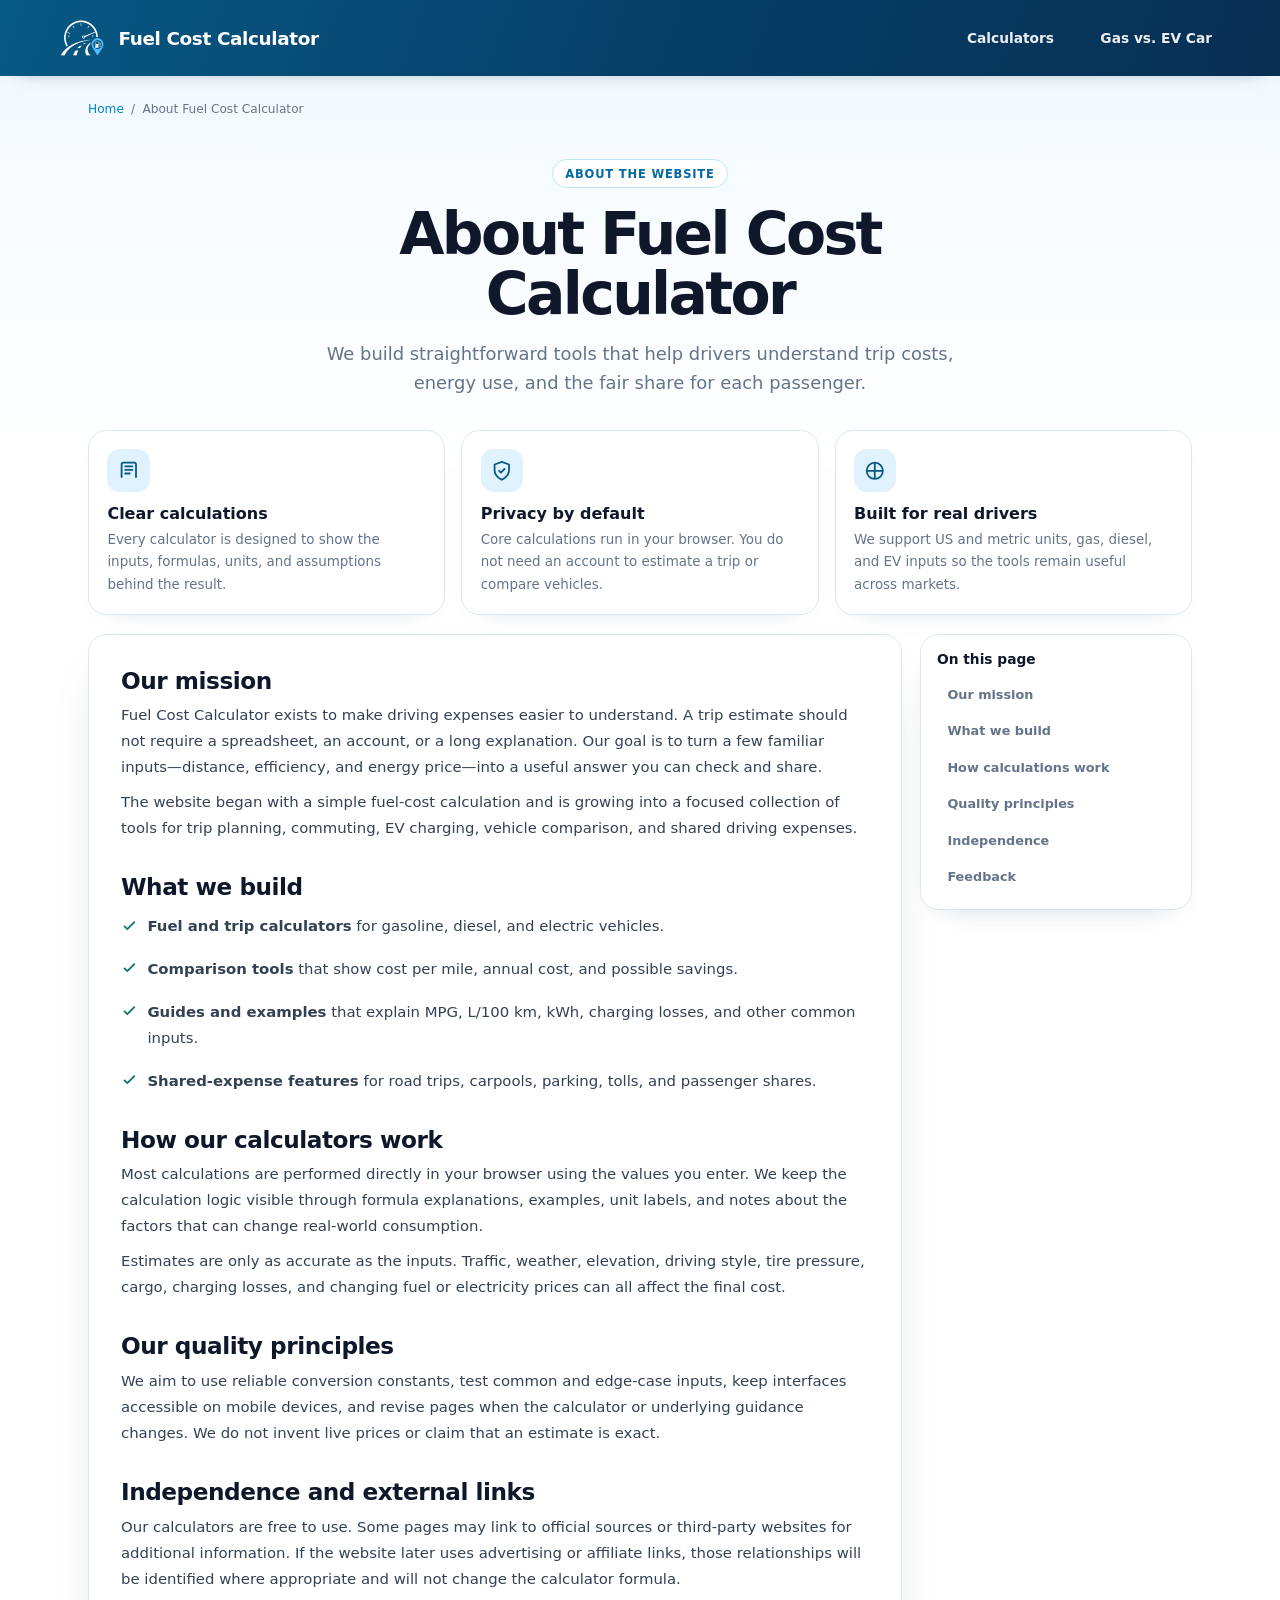
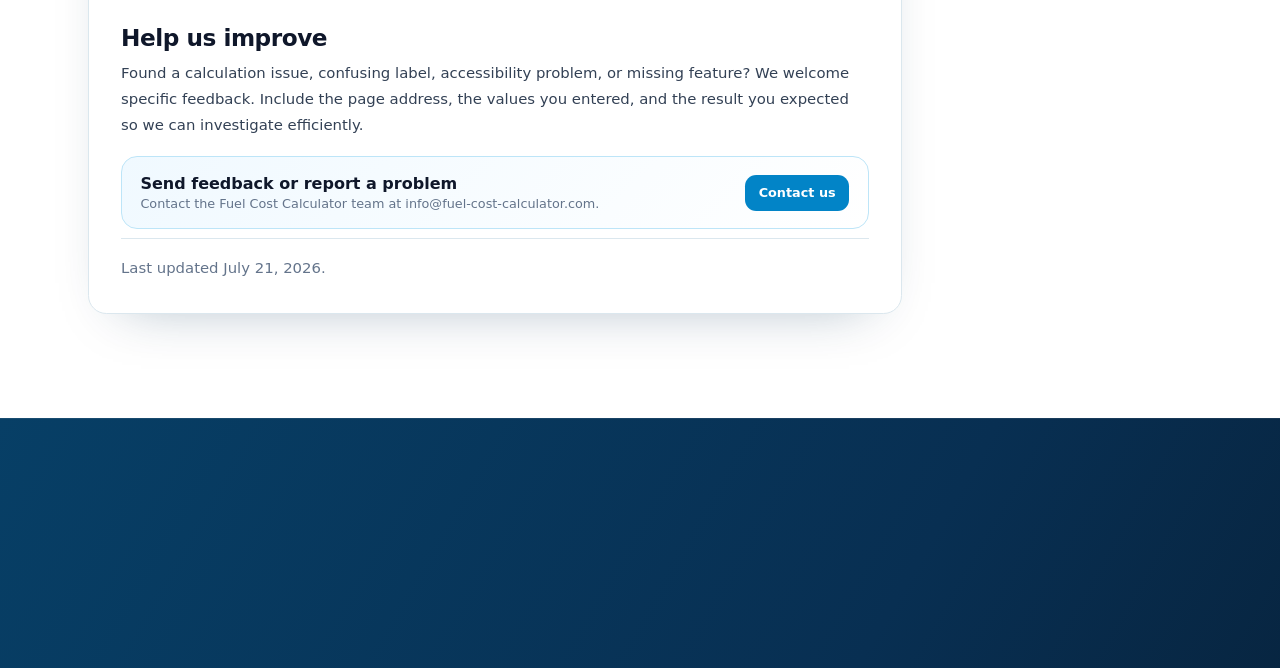
<file: about.html>
<!DOCTYPE html>
<html lang="en">
<head>
  <meta charset="UTF-8">
  <meta name="viewport" content="width=device-width, initial-scale=1.0">
  <meta name="robots" content="index, follow, max-image-preview:large">
  <meta name="theme-color" content="#0ea5e9">
  <link rel="icon" href="/favicon.v4.png" type="image/png" sizes="96x96">
  <title>About Fuel Cost Calculator</title>
  <meta name="description" content="Learn how Fuel Cost Calculator creates clear, free tools for gas, diesel, EV, commute, and shared trip cost estimates.">
  <link rel="canonical" href="https://fuel-cost-calculator.com/about.html">
  <meta property="og:type" content="website">
  <meta property="og:site_name" content="Fuel Cost Calculator">
  <meta property="og:title" content="About Fuel Cost Calculator">
  <meta property="og:description" content="Learn how Fuel Cost Calculator creates clear, free tools for gas, diesel, EV, commute, and shared trip cost estimates.">
  <meta property="og:url" content="https://fuel-cost-calculator.com/about.html">
  <meta name="twitter:card" content="summary">
  <meta name="twitter:title" content="About Fuel Cost Calculator">
  <meta name="twitter:description" content="Learn how Fuel Cost Calculator creates clear, free tools for gas, diesel, EV, commute, and shared trip cost estimates.">
  <link rel="stylesheet" href="/assets/shared-layout.v2.css">
  <script src="/assets/shared-layout.v2.js" defer></script>
  <script type="application/ld+json">
{
  "@context": "https://schema.org",
  "@graph": [
    {
      "@type": "AboutPage",
      "@id": "https://fuel-cost-calculator.com/about.html#webpage",
      "url": "https://fuel-cost-calculator.com/about.html",
      "name": "About Fuel Cost Calculator",
      "description": "Learn how Fuel Cost Calculator creates clear, free tools for gas, diesel, EV, commute, and shared trip cost estimates.",
      "inLanguage": "en-US",
      "dateModified": "2026-07-21",
      "isPartOf": {
        "@id": "https://fuel-cost-calculator.com/#website"
      },
      "breadcrumb": {
        "@id": "https://fuel-cost-calculator.com/about.html#breadcrumb"
      }
    },
    {
      "@type": "BreadcrumbList",
      "@id": "https://fuel-cost-calculator.com/about.html#breadcrumb",
      "itemListElement": [
        {
          "@type": "ListItem",
          "position": 1,
          "name": "Home",
          "item": "https://fuel-cost-calculator.com/"
        },
        {
          "@type": "ListItem",
          "position": 2,
          "name": "About Fuel Cost Calculator",
          "item": "https://fuel-cost-calculator.com/about.html"
        }
      ]
    }
  ]
}
  </script>
  <style>
:root{
  --navy:#082f52;--navy-2:#075985;--blue:#0ea5e9;--blue-2:#0284c7;
  --sky:#f0f9ff;--sky-2:#e0f2fe;--ink:#0f172a;--text:#334155;
  --muted:#64748b;--line:#dbe7ee;--soft:#f8fafc;--white:#fff;
  --green:#0f766e;--orange:#ea580c;--radius:.95rem;--shadow:0 22px 55px -34px rgba(8,47,82,.38);
}
*{box-sizing:border-box}
html{scroll-behavior:smooth;-webkit-text-size-adjust:100%}
body{
  margin:0;min-height:100vh;font-family:ui-sans-serif,system-ui,-apple-system,BlinkMacSystemFont,"Segoe UI",Roboto,Helvetica,Arial,sans-serif;
  color:var(--text);background:
  radial-gradient(54rem 28rem at 90% -8%,rgba(14,165,233,.15),transparent 62%),
  linear-gradient(180deg,var(--sky) 0,#fff 29rem);
  -webkit-font-smoothing:antialiased;
}
a{color:var(--blue-2)}
a:hover{color:var(--navy-2)}
button,input,select,textarea{font:inherit}
.container{width:min(100%,72rem);margin:auto;padding:1.25rem clamp(1rem,4vw,1.5rem) 4rem}
.breadcrumbs{display:flex;gap:.45rem;flex-wrap:wrap;margin:.4rem 0 1.15rem;color:var(--muted);font-size:.76rem}
.breadcrumbs a{text-decoration:none}
.hero{max-width:48rem;margin:0 auto 2rem;text-align:center;padding-top:clamp(.5rem,3vw,1.5rem)}
.eyebrow{display:inline-flex;align-items:center;gap:.42rem;margin-bottom:1rem;padding:.42rem .75rem;border:1px solid #bde5f8;border-radius:999px;background:#fff;color:#0369a1;font-size:.72rem;font-weight:800;letter-spacing:.07em;text-transform:uppercase}
.hero h1{margin:0;color:var(--ink);font-size:clamp(2.2rem,6vw,3.65rem);line-height:1.03;letter-spacing:-.045em}
.hero p{max-width:43rem;margin:.9rem auto 0;color:var(--muted);font-size:clamp(1rem,2vw,1.12rem);line-height:1.65}
.page-shell{display:grid;grid-template-columns:minmax(0,1fr) 17rem;gap:1.15rem;align-items:start}
.content-card,.side-card,.feature-card,.contact-card,.notice{
  border:1px solid var(--line);border-radius:1.15rem;background:#fff;box-shadow:var(--shadow)
}
.content-card{padding:clamp(1.25rem,3vw,2rem)}
.content-card h2{margin:2rem 0 .55rem;color:var(--ink);font-size:clamp(1.2rem,2vw,1.45rem);letter-spacing:-.02em}
.content-card h2:first-child{margin-top:0}
.content-card h3{margin:1.35rem 0 .4rem;color:var(--ink);font-size:1rem}
.content-card p,.content-card li{font-size:.93rem;line-height:1.75}
.content-card p{margin:.55rem 0 0}
.content-card ul,.content-card ol{padding-left:1.25rem}
.content-card li+li{margin-top:.4rem}
.side-card{position:sticky;top:1rem;padding:1rem;box-shadow:0 12px 30px -25px rgba(8,47,82,.45)}
.side-card strong{display:block;color:var(--ink);font-size:.86rem}
.side-nav{display:grid;gap:.25rem;margin-top:.7rem}
.side-nav a{padding:.55rem .65rem;border-radius:.65rem;color:var(--muted);font-size:.8rem;font-weight:650;text-decoration:none}
.side-nav a:hover{background:var(--sky);color:var(--navy-2)}
.notice{margin:1rem 0;padding:1rem 1.1rem;background:linear-gradient(135deg,#f0f9ff,#fff);box-shadow:none}
.notice strong{color:var(--ink)}
.grid-2,.grid-3{display:grid;gap:1rem}
.grid-2{grid-template-columns:repeat(2,minmax(0,1fr))}
.grid-3{grid-template-columns:repeat(3,minmax(0,1fr))}
.feature-card{padding:1.15rem;box-shadow:0 10px 25px -26px rgba(8,47,82,.6)}
.feature-card svg,.icon-circle svg{width:1.35rem;height:1.35rem;fill:none;stroke:currentColor;stroke-width:2;stroke-linecap:round;stroke-linejoin:round}
.icon-circle{display:grid;place-items:center;width:2.65rem;height:2.65rem;margin-bottom:.75rem;border-radius:.8rem;background:var(--sky-2);color:var(--navy-2)}
.feature-card h2,.feature-card h3{margin:0;color:var(--ink);font-size:1rem}
.feature-card p{margin:.4rem 0 0;color:var(--muted);font-size:.84rem;line-height:1.65}
.cta{
  display:flex;align-items:center;justify-content:space-between;gap:1rem;margin-top:1.15rem;padding:1.05rem 1.15rem;
  border:1px solid #bde5f8;border-radius:1rem;background:linear-gradient(135deg,var(--sky),#fff);text-decoration:none
}
.cta strong{display:block;color:var(--ink)}
.cta span span{display:block;margin-top:.2rem;color:var(--muted);font-size:.8rem}
.cta b{flex:0 0 auto;padding:.65rem .85rem;border-radius:.7rem;background:var(--blue-2);color:#fff;font-size:.8rem}
.meta-row{display:flex;justify-content:center;gap:.5rem;flex-wrap:wrap;margin-top:1rem}
.meta-pill{padding:.35rem .65rem;border:1px solid var(--line);border-radius:999px;background:#fff;color:var(--muted);font-size:.72rem;font-weight:650}
.table-wrap{overflow-x:auto;margin-top:.85rem}
table{width:100%;border-collapse:collapse;font-size:.84rem}
th,td{padding:.75rem;border-bottom:1px solid var(--line);text-align:left;vertical-align:top}
th{background:var(--soft);color:var(--ink)}
details{border-bottom:1px solid var(--line)}
summary{position:relative;padding:1rem 2rem 1rem 0;color:var(--ink);font-size:.92rem;font-weight:750;line-height:1.45;cursor:pointer;list-style:none}
summary::-webkit-details-marker{display:none}
summary:after{content:'+';position:absolute;right:.25rem;top:.85rem;color:var(--blue-2);font-size:1.35rem}
details[open] summary:after{content:'−'}
details p{margin:-.2rem 0 1rem;color:var(--muted);font-size:.88rem;line-height:1.7}
.search-box{position:relative;margin-bottom:1rem}
.search-box input{width:100%;min-height:3.1rem;padding:.7rem .9rem .7rem 2.75rem;border:1px solid var(--line);border-radius:.8rem;background:#fff;color:var(--ink);outline:none}
.search-box input:focus{border-color:var(--blue);box-shadow:0 0 0 4px rgba(14,165,233,.13)}
.search-box svg{position:absolute;left:.9rem;top:50%;transform:translateY(-50%);width:1.1rem;height:1.1rem;fill:none;stroke:var(--muted);stroke-width:2}
.faq-group{margin-top:1rem}
.faq-group h2{margin:1.5rem 0 .35rem}
.contact-layout{display:grid;grid-template-columns:.8fr 1.2fr;gap:1rem}
.contact-card{padding:1.25rem}
.contact-card h2{margin:0;color:var(--ink);font-size:1.15rem}
.contact-card p{color:var(--muted);font-size:.88rem;line-height:1.65}
.contact-list{display:grid;gap:.7rem;margin-top:1rem}
.contact-link{display:flex;gap:.75rem;align-items:center;padding:.8rem;border:1px solid var(--line);border-radius:.8rem;text-decoration:none}
.contact-link:hover{background:var(--sky)}
.contact-link strong{display:block;color:var(--ink);font-size:.85rem}
.contact-link span{display:block;margin-top:.12rem;color:var(--muted);font-size:.75rem}
.form-grid{display:grid;grid-template-columns:repeat(2,minmax(0,1fr));gap:.85rem}
.field{display:grid;gap:.35rem}
.field.full{grid-column:1/-1}
.field label{color:var(--ink);font-size:.78rem;font-weight:700}
.field input,.field select,.field textarea{width:100%;border:1px solid var(--line);border-radius:.75rem;background:#fff;padding:.75rem .8rem;outline:none}
.field textarea{min-height:10rem;resize:vertical}
.field input:focus,.field select:focus,.field textarea:focus{border-color:var(--blue);box-shadow:0 0 0 4px rgba(14,165,233,.13)}
.primary-btn{display:inline-flex;align-items:center;justify-content:center;gap:.5rem;min-height:3rem;margin-top:.9rem;padding:.7rem 1rem;border:0;border-radius:.75rem;background:linear-gradient(135deg,var(--blue-2),var(--navy-2));color:#fff;font-weight:750;cursor:pointer}
.primary-btn:hover{filter:brightness(.96)}
.small-note{margin-top:.65rem;color:var(--muted);font-size:.73rem;line-height:1.55}
.updated{margin-top:1.5rem;padding-top:1rem;border-top:1px solid var(--line);color:var(--muted);font-size:.76rem}
.checklist{display:grid;gap:.65rem;margin-top:.8rem;padding:0!important;list-style:none}
.checklist li{display:flex;gap:.6rem}
.checklist svg{flex:0 0 auto;width:1.05rem;height:1.05rem;margin-top:.28rem;fill:none;stroke:var(--green);stroke-width:2.6;stroke-linecap:round;stroke-linejoin:round}
.no-results{display:none;padding:1rem;border:1px dashed var(--line);border-radius:.8rem;color:var(--muted);text-align:center}
@media(max-width:860px){.page-shell,.contact-layout{grid-template-columns:1fr}.side-card{position:static}.grid-3{grid-template-columns:1fr 1fr}}
@media(max-width:620px){.container{padding-inline:.8rem}.grid-2,.grid-3,.form-grid{grid-template-columns:1fr}.field.full{grid-column:auto}.content-card,.contact-card{padding:1.05rem}.cta{align-items:flex-start;flex-direction:column}.cta b{width:100%;text-align:center}}
@media(prefers-reduced-motion:reduce){*{scroll-behavior:auto!important;transition:none!important}}
</style>
  
</head>
<body>
  <div data-shared-header>
    <header class="fuel-site-header">
      <div class="fuel-site-header-inner">
        <a class="fuel-site-brand" href="/" aria-label="Fuel Cost Calculator home">
          <span class="fuel-site-mark" aria-hidden="true"><img src="/assets/images/fuel-cost-calculator-logo.v2.webp" alt="" width="192" height="157" decoding="async"></span>
          <span class="fuel-site-title">Fuel Cost Calculator</span>
        </a>
        <nav class="fuel-site-nav" aria-label="Primary navigation">
          <a href="/">Calculators</a>
          <a href="/gas-vs-electric-calculator.html">Gas vs. EV Car</a>
        </nav>
      </div>
    </header>
  </div>
  <div class="container">
    <nav class="breadcrumbs" aria-label="Breadcrumb">
      <a href="/">Home</a><span aria-hidden="true">/</span><span>About Fuel Cost Calculator</span>
    </nav>
    <header class="hero">
      <span class="eyebrow">About the website</span>
      <h1>About Fuel Cost Calculator</h1>
      <p>We build straightforward tools that help drivers understand trip costs, energy use, and the fair share for each passenger.</p>
    </header>
    <main>
<section class="grid-3" aria-label="Our principles">
  <article class="feature-card">
    <span class="icon-circle"><svg viewBox="0 0 24 24"><path d="M4 19V5a2 2 0 0 1 2-2h12a2 2 0 0 1 2 2v14"/><path d="M8 7h8M8 11h8M8 15h5"/></svg></span>
    <h2>Clear calculations</h2>
    <p>Every calculator is designed to show the inputs, formulas, units, and assumptions behind the result.</p>
  </article>
  <article class="feature-card">
    <span class="icon-circle"><svg viewBox="0 0 24 24"><path d="M12 22s8-4 8-10V5l-8-3-8 3v7c0 6 8 10 8 10Z"/><path d="m9 12 2 2 4-4"/></svg></span>
    <h2>Privacy by default</h2>
    <p>Core calculations run in your browser. You do not need an account to estimate a trip or compare vehicles.</p>
  </article>
  <article class="feature-card">
    <span class="icon-circle"><svg viewBox="0 0 24 24"><path d="M4 12h16M12 4v16"/><circle cx="12" cy="12" r="9"/></svg></span>
    <h2>Built for real drivers</h2>
    <p>We support US and metric units, gas, diesel, and EV inputs so the tools remain useful across markets.</p>
  </article>
</section>

<div class="page-shell" style="margin-top:1.15rem">
  <article class="content-card">
    <h2 id="mission">Our mission</h2>
    <p>Fuel Cost Calculator exists to make driving expenses easier to understand. A trip estimate should not require a spreadsheet, an account, or a long explanation. Our goal is to turn a few familiar inputs—distance, efficiency, and energy price—into a useful answer you can check and share.</p>
    <p>The website began with a simple fuel-cost calculation and is growing into a focused collection of tools for trip planning, commuting, EV charging, vehicle comparison, and shared driving expenses.</p>

    <h2 id="what-we-build">What we build</h2>
    <ul class="checklist">
      <li><svg viewBox="0 0 24 24" aria-hidden="true"><path d="m5 12 4 4L19 6"/></svg><span><strong>Fuel and trip calculators</strong> for gasoline, diesel, and electric vehicles.</span></li>
      <li><svg viewBox="0 0 24 24" aria-hidden="true"><path d="m5 12 4 4L19 6"/></svg><span><strong>Comparison tools</strong> that show cost per mile, annual cost, and possible savings.</span></li>
      <li><svg viewBox="0 0 24 24" aria-hidden="true"><path d="m5 12 4 4L19 6"/></svg><span><strong>Guides and examples</strong> that explain MPG, L/100 km, kWh, charging losses, and other common inputs.</span></li>
      <li><svg viewBox="0 0 24 24" aria-hidden="true"><path d="m5 12 4 4L19 6"/></svg><span><strong>Shared-expense features</strong> for road trips, carpools, parking, tolls, and passenger shares.</span></li>
    </ul>

    <h2 id="method">How our calculators work</h2>
    <p>Most calculations are performed directly in your browser using the values you enter. We keep the calculation logic visible through formula explanations, examples, unit labels, and notes about the factors that can change real-world consumption.</p>
    <p>Estimates are only as accurate as the inputs. Traffic, weather, elevation, driving style, tire pressure, cargo, charging losses, and changing fuel or electricity prices can all affect the final cost.</p>

    <h2 id="quality">Our quality principles</h2>
    <p>We aim to use reliable conversion constants, test common and edge-case inputs, keep interfaces accessible on mobile devices, and revise pages when the calculator or underlying guidance changes. We do not invent live prices or claim that an estimate is exact.</p>

    <h2 id="independence">Independence and external links</h2>
    <p>Our calculators are free to use. Some pages may link to official sources or third-party websites for additional information. If the website later uses advertising or affiliate links, those relationships will be identified where appropriate and will not change the calculator formula.</p>

    <h2 id="feedback">Help us improve</h2>
    <p>Found a calculation issue, confusing label, accessibility problem, or missing feature? We welcome specific feedback. Include the page address, the values you entered, and the result you expected so we can investigate efficiently.</p>

    <a class="cta" href="/contact.html">
      <span><strong>Send feedback or report a problem</strong><span>Contact the Fuel Cost Calculator team at info@fuel-cost-calculator.com.</span></span>
      <b>Contact us</b>
    </a>
    <p class="updated">Last updated July 21, 2026.</p>
  </article>
  <aside class="side-card">
    <strong>On this page</strong>
    <nav class="side-nav" aria-label="About page sections">
      <a href="#mission">Our mission</a>
      <a href="#what-we-build">What we build</a>
      <a href="#method">How calculations work</a>
      <a href="#quality">Quality principles</a>
      <a href="#independence">Independence</a>
      <a href="#feedback">Feedback</a>
    </nav>
  </aside>
</div>
</main>
  </div>
  <div data-shared-footer></div>
  
</body>
</html>
</file>
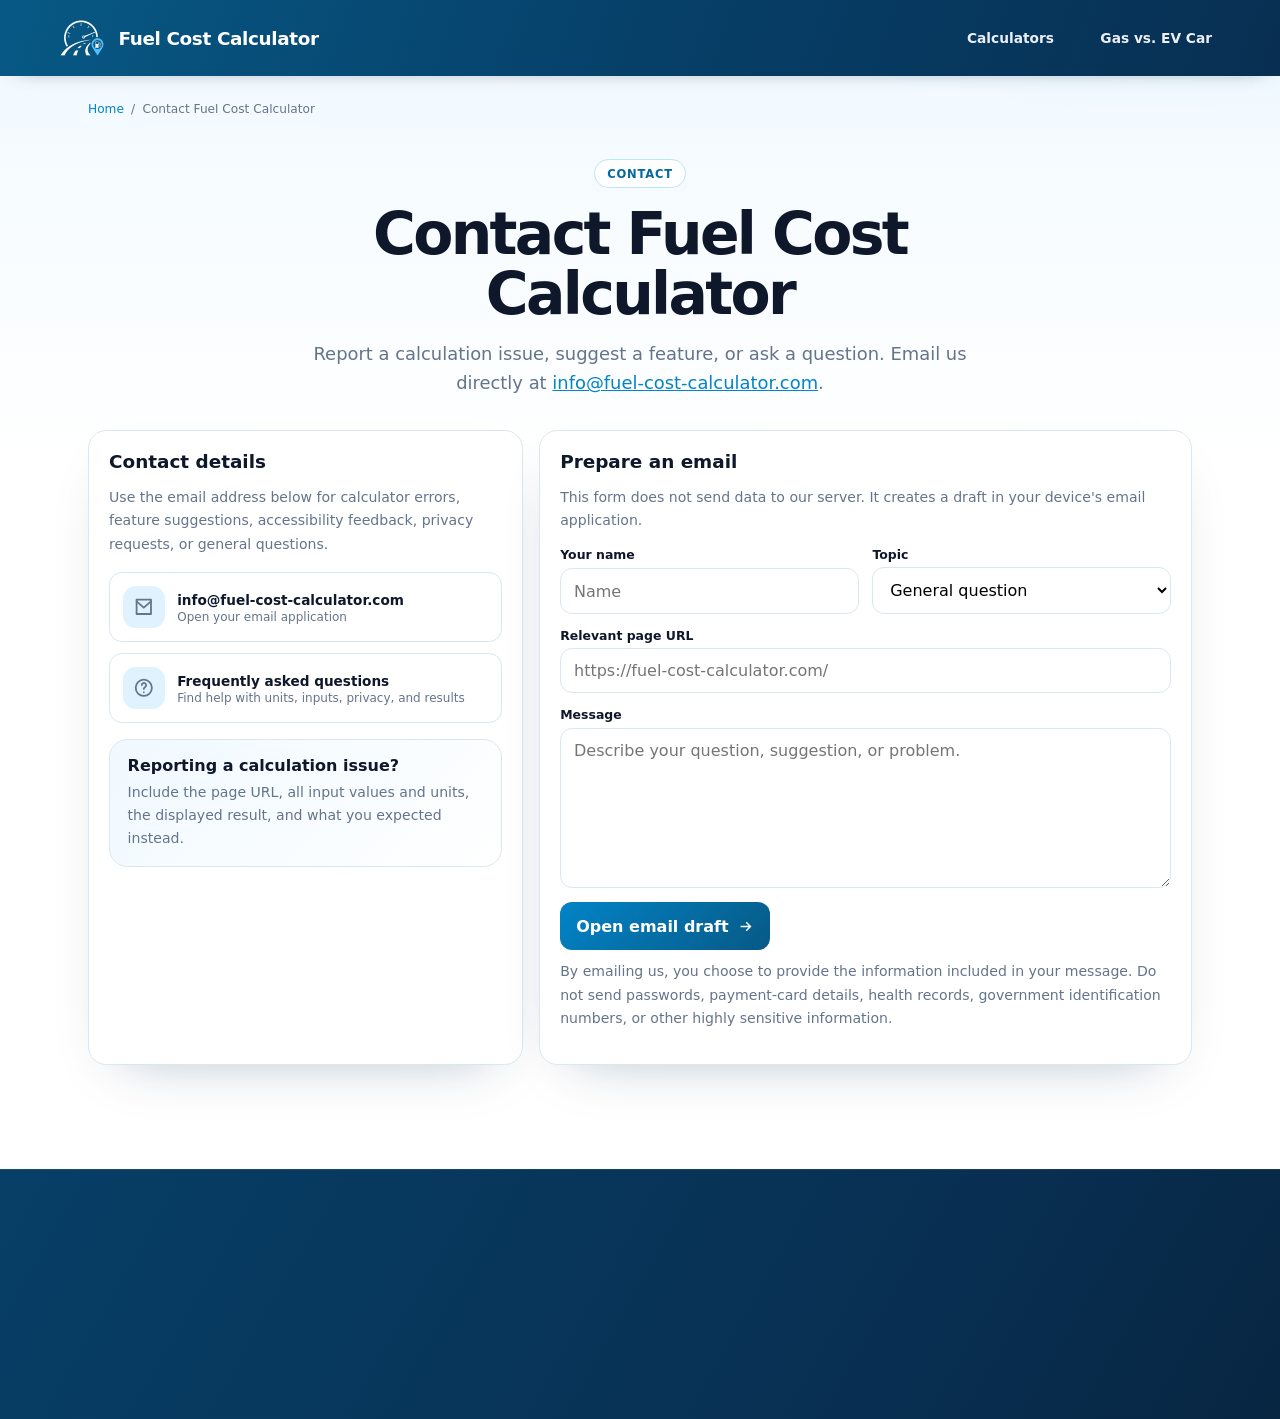
<file: contact.html>
<!DOCTYPE html>
<html lang="en">
<head>
  <meta charset="UTF-8">
  <meta name="viewport" content="width=device-width, initial-scale=1.0">
  <meta name="robots" content="index, follow, max-image-preview:large">
  <meta name="theme-color" content="#0ea5e9">
  <link rel="icon" href="/favicon.v4.png" type="image/png" sizes="96x96">
  <title>Contact Fuel Cost Calculator</title>
  <meta name="description" content="Contact Fuel Cost Calculator at info@fuel-cost-calculator.com to report an error, request a feature, ask a privacy question, or share feedback.">
  <link rel="canonical" href="https://fuel-cost-calculator.com/contact.html">
  <meta property="og:type" content="website">
  <meta property="og:site_name" content="Fuel Cost Calculator">
  <meta property="og:title" content="Contact Fuel Cost Calculator">
  <meta property="og:description" content="Contact Fuel Cost Calculator at info@fuel-cost-calculator.com to report an error, request a feature, ask a privacy question, or share feedback.">
  <meta property="og:url" content="https://fuel-cost-calculator.com/contact.html">
  <meta name="twitter:card" content="summary">
  <meta name="twitter:title" content="Contact Fuel Cost Calculator">
  <meta name="twitter:description" content="Contact Fuel Cost Calculator at info@fuel-cost-calculator.com to report an error, request a feature, ask a privacy question, or share feedback.">
  <link rel="stylesheet" href="/assets/shared-layout.v2.css">
  <script src="/assets/shared-layout.v2.js" defer></script>
  <script type="application/ld+json">
{
  "@context": "https://schema.org",
  "@graph": [
    {
      "@type": "ContactPage",
      "@id": "https://fuel-cost-calculator.com/contact.html#webpage",
      "url": "https://fuel-cost-calculator.com/contact.html",
      "name": "Contact Fuel Cost Calculator",
      "description": "Contact Fuel Cost Calculator at info@fuel-cost-calculator.com to report an error, request a feature, ask a privacy question, or share feedback.",
      "inLanguage": "en-US",
      "dateModified": "2026-07-21",
      "isPartOf": {
        "@id": "https://fuel-cost-calculator.com/#website"
      },
      "breadcrumb": {
        "@id": "https://fuel-cost-calculator.com/contact.html#breadcrumb"
      }
    },
    {
      "@type": "BreadcrumbList",
      "@id": "https://fuel-cost-calculator.com/contact.html#breadcrumb",
      "itemListElement": [
        {
          "@type": "ListItem",
          "position": 1,
          "name": "Home",
          "item": "https://fuel-cost-calculator.com/"
        },
        {
          "@type": "ListItem",
          "position": 2,
          "name": "Contact Fuel Cost Calculator",
          "item": "https://fuel-cost-calculator.com/contact.html"
        }
      ]
    }
  ]
}
  </script>
  <style>
:root{
  --navy:#082f52;--navy-2:#075985;--blue:#0ea5e9;--blue-2:#0284c7;
  --sky:#f0f9ff;--sky-2:#e0f2fe;--ink:#0f172a;--text:#334155;
  --muted:#64748b;--line:#dbe7ee;--soft:#f8fafc;--white:#fff;
  --green:#0f766e;--orange:#ea580c;--radius:.95rem;--shadow:0 22px 55px -34px rgba(8,47,82,.38);
}
*{box-sizing:border-box}
html{scroll-behavior:smooth;-webkit-text-size-adjust:100%}
body{
  margin:0;min-height:100vh;font-family:ui-sans-serif,system-ui,-apple-system,BlinkMacSystemFont,"Segoe UI",Roboto,Helvetica,Arial,sans-serif;
  color:var(--text);background:
  radial-gradient(54rem 28rem at 90% -8%,rgba(14,165,233,.15),transparent 62%),
  linear-gradient(180deg,var(--sky) 0,#fff 29rem);
  -webkit-font-smoothing:antialiased;
}
a{color:var(--blue-2)}
a:hover{color:var(--navy-2)}
button,input,select,textarea{font:inherit}
.container{width:min(100%,72rem);margin:auto;padding:1.25rem clamp(1rem,4vw,1.5rem) 4rem}
.breadcrumbs{display:flex;gap:.45rem;flex-wrap:wrap;margin:.4rem 0 1.15rem;color:var(--muted);font-size:.76rem}
.breadcrumbs a{text-decoration:none}
.hero{max-width:48rem;margin:0 auto 2rem;text-align:center;padding-top:clamp(.5rem,3vw,1.5rem)}
.eyebrow{display:inline-flex;align-items:center;gap:.42rem;margin-bottom:1rem;padding:.42rem .75rem;border:1px solid #bde5f8;border-radius:999px;background:#fff;color:#0369a1;font-size:.72rem;font-weight:800;letter-spacing:.07em;text-transform:uppercase}
.hero h1{margin:0;color:var(--ink);font-size:clamp(2.2rem,6vw,3.65rem);line-height:1.03;letter-spacing:-.045em}
.hero p{max-width:43rem;margin:.9rem auto 0;color:var(--muted);font-size:clamp(1rem,2vw,1.12rem);line-height:1.65}
.page-shell{display:grid;grid-template-columns:minmax(0,1fr) 17rem;gap:1.15rem;align-items:start}
.content-card,.side-card,.feature-card,.contact-card,.notice{
  border:1px solid var(--line);border-radius:1.15rem;background:#fff;box-shadow:var(--shadow)
}
.content-card{padding:clamp(1.25rem,3vw,2rem)}
.content-card h2{margin:2rem 0 .55rem;color:var(--ink);font-size:clamp(1.2rem,2vw,1.45rem);letter-spacing:-.02em}
.content-card h2:first-child{margin-top:0}
.content-card h3{margin:1.35rem 0 .4rem;color:var(--ink);font-size:1rem}
.content-card p,.content-card li{font-size:.93rem;line-height:1.75}
.content-card p{margin:.55rem 0 0}
.content-card ul,.content-card ol{padding-left:1.25rem}
.content-card li+li{margin-top:.4rem}
.side-card{position:sticky;top:1rem;padding:1rem;box-shadow:0 12px 30px -25px rgba(8,47,82,.45)}
.side-card strong{display:block;color:var(--ink);font-size:.86rem}
.side-nav{display:grid;gap:.25rem;margin-top:.7rem}
.side-nav a{padding:.55rem .65rem;border-radius:.65rem;color:var(--muted);font-size:.8rem;font-weight:650;text-decoration:none}
.side-nav a:hover{background:var(--sky);color:var(--navy-2)}
.notice{margin:1rem 0;padding:1rem 1.1rem;background:linear-gradient(135deg,#f0f9ff,#fff);box-shadow:none}
.notice strong{color:var(--ink)}
.grid-2,.grid-3{display:grid;gap:1rem}
.grid-2{grid-template-columns:repeat(2,minmax(0,1fr))}
.grid-3{grid-template-columns:repeat(3,minmax(0,1fr))}
.feature-card{padding:1.15rem;box-shadow:0 10px 25px -26px rgba(8,47,82,.6)}
.feature-card svg,.icon-circle svg{width:1.35rem;height:1.35rem;fill:none;stroke:currentColor;stroke-width:2;stroke-linecap:round;stroke-linejoin:round}
.icon-circle{display:grid;place-items:center;width:2.65rem;height:2.65rem;margin-bottom:.75rem;border-radius:.8rem;background:var(--sky-2);color:var(--navy-2)}
.feature-card h2,.feature-card h3{margin:0;color:var(--ink);font-size:1rem}
.feature-card p{margin:.4rem 0 0;color:var(--muted);font-size:.84rem;line-height:1.65}
.cta{
  display:flex;align-items:center;justify-content:space-between;gap:1rem;margin-top:1.15rem;padding:1.05rem 1.15rem;
  border:1px solid #bde5f8;border-radius:1rem;background:linear-gradient(135deg,var(--sky),#fff);text-decoration:none
}
.cta strong{display:block;color:var(--ink)}
.cta span span{display:block;margin-top:.2rem;color:var(--muted);font-size:.8rem}
.cta b{flex:0 0 auto;padding:.65rem .85rem;border-radius:.7rem;background:var(--blue-2);color:#fff;font-size:.8rem}
.meta-row{display:flex;justify-content:center;gap:.5rem;flex-wrap:wrap;margin-top:1rem}
.meta-pill{padding:.35rem .65rem;border:1px solid var(--line);border-radius:999px;background:#fff;color:var(--muted);font-size:.72rem;font-weight:650}
.table-wrap{overflow-x:auto;margin-top:.85rem}
table{width:100%;border-collapse:collapse;font-size:.84rem}
th,td{padding:.75rem;border-bottom:1px solid var(--line);text-align:left;vertical-align:top}
th{background:var(--soft);color:var(--ink)}
details{border-bottom:1px solid var(--line)}
summary{position:relative;padding:1rem 2rem 1rem 0;color:var(--ink);font-size:.92rem;font-weight:750;line-height:1.45;cursor:pointer;list-style:none}
summary::-webkit-details-marker{display:none}
summary:after{content:'+';position:absolute;right:.25rem;top:.85rem;color:var(--blue-2);font-size:1.35rem}
details[open] summary:after{content:'−'}
details p{margin:-.2rem 0 1rem;color:var(--muted);font-size:.88rem;line-height:1.7}
.search-box{position:relative;margin-bottom:1rem}
.search-box input{width:100%;min-height:3.1rem;padding:.7rem .9rem .7rem 2.75rem;border:1px solid var(--line);border-radius:.8rem;background:#fff;color:var(--ink);outline:none}
.search-box input:focus{border-color:var(--blue);box-shadow:0 0 0 4px rgba(14,165,233,.13)}
.search-box svg{position:absolute;left:.9rem;top:50%;transform:translateY(-50%);width:1.1rem;height:1.1rem;fill:none;stroke:var(--muted);stroke-width:2}
.faq-group{margin-top:1rem}
.faq-group h2{margin:1.5rem 0 .35rem}
.contact-layout{display:grid;grid-template-columns:.8fr 1.2fr;gap:1rem}
.contact-card{padding:1.25rem}
.contact-card h2{margin:0;color:var(--ink);font-size:1.15rem}
.contact-card p{color:var(--muted);font-size:.88rem;line-height:1.65}
.contact-list{display:grid;gap:.7rem;margin-top:1rem}
.contact-link{display:flex;gap:.75rem;align-items:center;padding:.8rem;border:1px solid var(--line);border-radius:.8rem;text-decoration:none}
.contact-link:hover{background:var(--sky)}
.contact-link .icon-circle{display:grid;place-items:center;flex:0 0 2.65rem;margin:0}
.contact-link strong{display:block;color:var(--ink);font-size:.85rem}
.contact-link span{display:block;margin-top:.12rem;color:var(--muted);font-size:.75rem}
.form-grid{display:grid;grid-template-columns:repeat(2,minmax(0,1fr));gap:.85rem}
.field{display:grid;gap:.35rem}
.field.full{grid-column:1/-1}
.field label{color:var(--ink);font-size:.78rem;font-weight:700}
.field input,.field select,.field textarea{width:100%;border:1px solid var(--line);border-radius:.75rem;background:#fff;padding:.75rem .8rem;outline:none}
.field textarea{min-height:10rem;resize:vertical}
.field input:focus,.field select:focus,.field textarea:focus{border-color:var(--blue);box-shadow:0 0 0 4px rgba(14,165,233,.13)}
.primary-btn{display:inline-flex;align-items:center;justify-content:center;gap:.5rem;min-height:3rem;margin-top:.9rem;padding:.7rem 1rem;border:0;border-radius:.75rem;background:linear-gradient(135deg,var(--blue-2),var(--navy-2));color:#fff;font-weight:750;cursor:pointer}
.primary-btn:hover{filter:brightness(.96)}
.small-note{margin-top:.65rem;color:var(--muted);font-size:.73rem;line-height:1.55}
.updated{margin-top:1.5rem;padding-top:1rem;border-top:1px solid var(--line);color:var(--muted);font-size:.76rem}
.checklist{display:grid;gap:.65rem;margin-top:.8rem;padding:0!important;list-style:none}
.checklist li{display:flex;gap:.6rem}
.checklist svg{flex:0 0 auto;width:1.05rem;height:1.05rem;margin-top:.28rem;fill:none;stroke:var(--green);stroke-width:2.6;stroke-linecap:round;stroke-linejoin:round}
.no-results{display:none;padding:1rem;border:1px dashed var(--line);border-radius:.8rem;color:var(--muted);text-align:center}
@media(max-width:860px){.page-shell,.contact-layout{grid-template-columns:1fr}.side-card{position:static}.grid-3{grid-template-columns:1fr 1fr}}
@media(max-width:620px){.container{padding-inline:.8rem}.grid-2,.grid-3,.form-grid{grid-template-columns:1fr}.field.full{grid-column:auto}.content-card,.contact-card{padding:1.05rem}.cta{align-items:flex-start;flex-direction:column}.cta b{width:100%;text-align:center}}
@media(prefers-reduced-motion:reduce){*{scroll-behavior:auto!important;transition:none!important}}
</style>
  
</head>
<body>
  <div data-shared-header>
    <header class="fuel-site-header">
      <div class="fuel-site-header-inner">
        <a class="fuel-site-brand" href="/" aria-label="Fuel Cost Calculator home">
          <span class="fuel-site-mark" aria-hidden="true"><img src="/assets/images/fuel-cost-calculator-logo.v2.webp" alt="" width="192" height="157" decoding="async"></span>
          <span class="fuel-site-title">Fuel Cost Calculator</span>
        </a>
        <nav class="fuel-site-nav" aria-label="Primary navigation">
          <a href="/">Calculators</a>
          <a href="/gas-vs-electric-calculator.html">Gas vs. EV Car</a>
        </nav>
      </div>
    </header>
  </div>
  <div class="container">
    <nav class="breadcrumbs" aria-label="Breadcrumb">
      <a href="/">Home</a><span aria-hidden="true">/</span><span>Contact Fuel Cost Calculator</span>
    </nav>
    <header class="hero">
      <span class="eyebrow">Contact</span>
      <h1>Contact Fuel Cost Calculator</h1>
      <p>Report a calculation issue, suggest a feature, or ask a question. Email us directly at <a href='mailto:info@fuel-cost-calculator.com'>info@fuel-cost-calculator.com</a>.</p>
    </header>
    <main>
<section class="contact-layout">
  <aside class="contact-card">
    <h2>Contact details</h2>
    <p>Use the email address below for calculator errors, feature suggestions, accessibility feedback, privacy requests, or general questions.</p>
    <div class="contact-list">
      <a class="contact-link" href="mailto:info@fuel-cost-calculator.com">
        <span class="icon-circle"><svg viewBox="0 0 24 24"><path d="M4 4h16v16H4z"/><path d="m4 6 8 7 8-7"/></svg></span>
        <span><strong>info@fuel-cost-calculator.com</strong><span>Open your email application</span></span>
      </a>
      <a class="contact-link" href="/faq.html">
        <span class="icon-circle"><svg viewBox="0 0 24 24"><circle cx="12" cy="12" r="9"/><path d="M9.8 9a2.4 2.4 0 1 1 3.7 2c-1 .7-1.5 1.1-1.5 2.2M12 17h.01"/></svg></span>
        <span><strong>Frequently asked questions</strong><span>Find help with units, inputs, privacy, and results</span></span>
      </a>
    </div>
    <div class="notice">
      <strong>Reporting a calculation issue?</strong>
      <p style="margin:.35rem 0 0">Include the page URL, all input values and units, the displayed result, and what you expected instead.</p>
    </div>
  </aside>

  <section class="contact-card" aria-labelledby="contactFormTitle">
    <h2 id="contactFormTitle">Prepare an email</h2>
    <p>This form does not send data to our server. It creates a draft in your device's email application.</p>
    <form id="contactForm">
      <div class="form-grid">
        <div class="field">
          <label for="contactName">Your name</label>
          <input id="contactName" name="name" autocomplete="name" placeholder="Name">
        </div>
        <div class="field">
          <label for="contactTopic">Topic</label>
          <select id="contactTopic" name="topic">
            <option>General question</option>
            <option>Calculation error</option>
            <option>Feature suggestion</option>
            <option>Accessibility issue</option>
            <option>Privacy request</option>
            <option>Business inquiry</option>
          </select>
        </div>
        <div class="field full">
          <label for="contactPage">Relevant page URL</label>
          <input id="contactPage" name="page" type="url" inputmode="url" placeholder="https://fuel-cost-calculator.com/">
        </div>
        <div class="field full">
          <label for="contactMessage">Message</label>
          <textarea id="contactMessage" name="message" required placeholder="Describe your question, suggestion, or problem."></textarea>
        </div>
      </div>
      <button class="primary-btn" type="submit">
        Open email draft
        <svg width="17" height="17" viewBox="0 0 24 24" fill="none" stroke="currentColor" stroke-width="2" aria-hidden="true"><path d="M5 12h14M13 6l6 6-6 6"/></svg>
      </button>
      <p class="small-note">By emailing us, you choose to provide the information included in your message. Do not send passwords, payment-card details, health records, government identification numbers, or other highly sensitive information.</p>
    </form>
  </section>
</section>
</main>
  </div>
  <div data-shared-footer></div>
  
<script>
(() => {
  const form = document.getElementById('contactForm');
  if (!form) return;
  form.addEventListener('submit', event => {
    event.preventDefault();
    const name = document.getElementById('contactName').value.trim();
    const topic = document.getElementById('contactTopic').value;
    const page = document.getElementById('contactPage').value.trim();
    const message = document.getElementById('contactMessage').value.trim();
    if (!message) {
      document.getElementById('contactMessage').focus();
      return;
    }
    const subject = encodeURIComponent('[Fuel Cost Calculator] ' + topic);
    const body = encodeURIComponent(
      (name ? 'Name: ' + name + '\n' : '') +
      (page ? 'Page: ' + page + '\n' : '') +
      '\n' + message
    );
    window.location.href = 'mailto:info@fuel-cost-calculator.com?subject=' + subject + '&body=' + body;
  });
})();
</script>

</body>
</html>
</file>
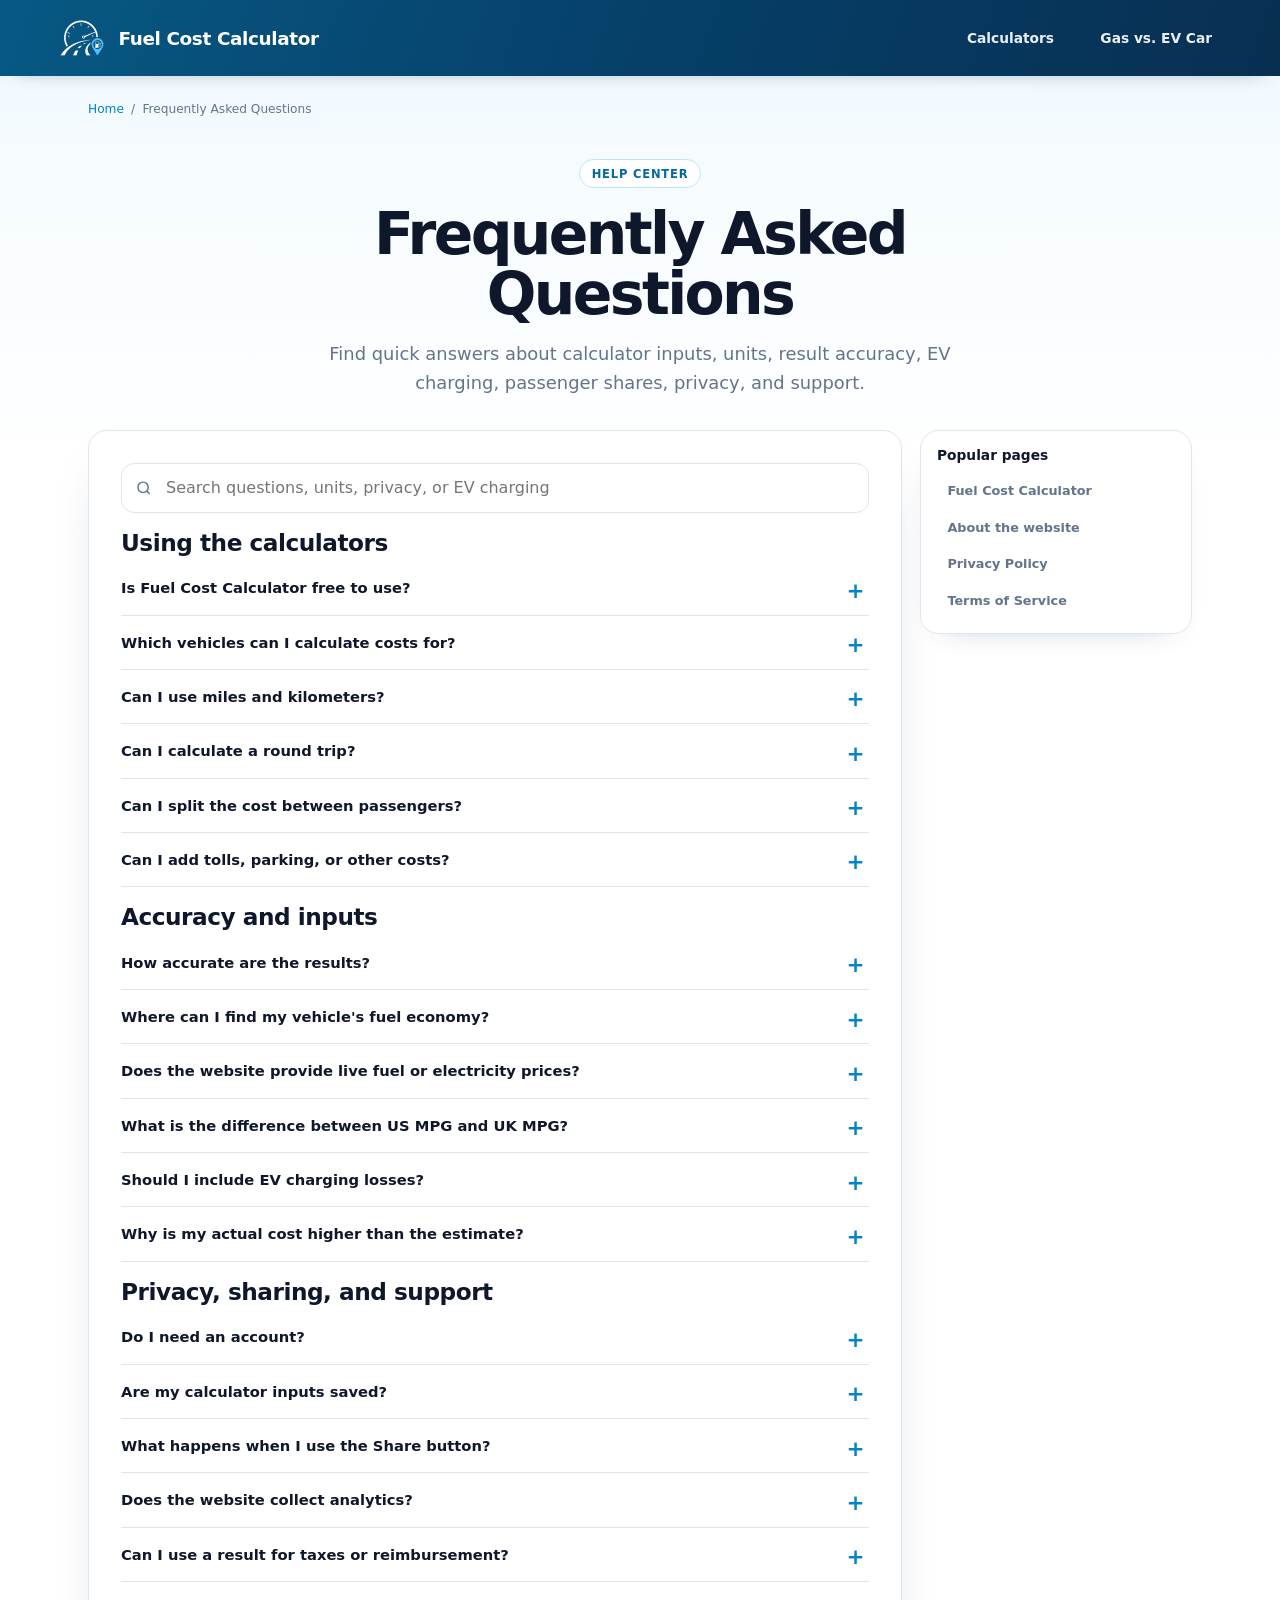
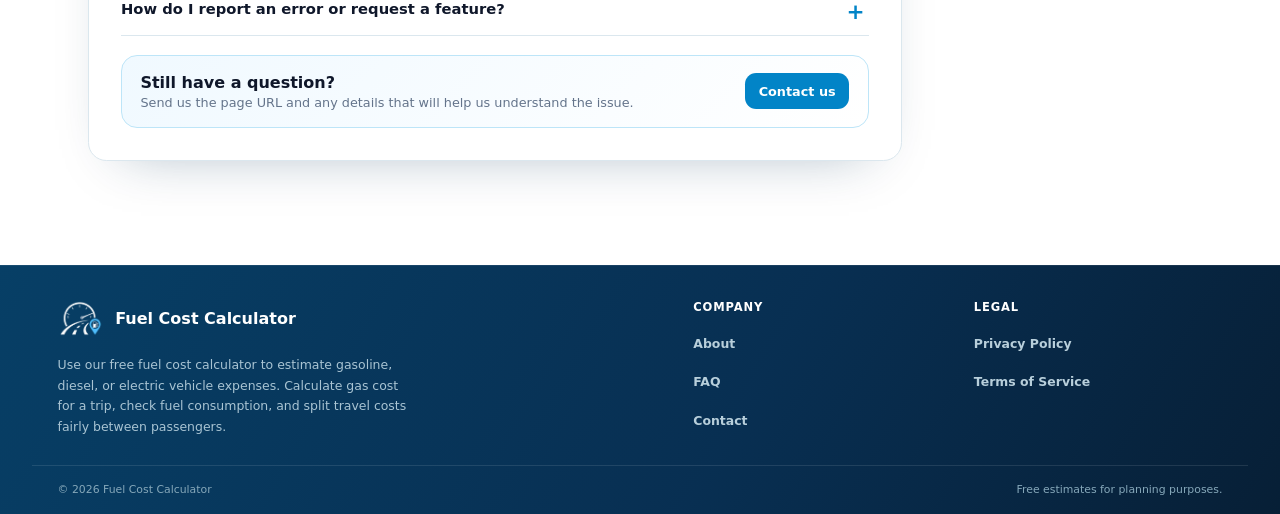
<file: faq.html>
<!DOCTYPE html>
<html lang="en">
<head>
  <meta charset="UTF-8">
  <meta name="viewport" content="width=device-width, initial-scale=1.0">
  <meta name="robots" content="index, follow, max-image-preview:large">
  <meta name="theme-color" content="#0ea5e9">
  <link rel="icon" href="/favicon.v4.png" type="image/png" sizes="96x96">
  <title>Fuel Cost Calculator FAQ – Help With MPG, EVs &amp; Trip Costs</title>
  <meta name="description" content="Answers to common questions about fuel cost estimates, MPG, miles and kilometers, EV charging, privacy, sharing, and passenger splits.">
  <link rel="canonical" href="https://fuel-cost-calculator.com/faq.html">
  <meta property="og:type" content="website">
  <meta property="og:site_name" content="Fuel Cost Calculator">
  <meta property="og:title" content="Fuel Cost Calculator FAQ – Help With MPG, EVs &amp; Trip Costs">
  <meta property="og:description" content="Answers to common questions about fuel cost estimates, MPG, miles and kilometers, EV charging, privacy, sharing, and passenger splits.">
  <meta property="og:url" content="https://fuel-cost-calculator.com/faq.html">
  <meta name="twitter:card" content="summary">
  <meta name="twitter:title" content="Fuel Cost Calculator FAQ – Help With MPG, EVs &amp; Trip Costs">
  <meta name="twitter:description" content="Answers to common questions about fuel cost estimates, MPG, miles and kilometers, EV charging, privacy, sharing, and passenger splits.">
  <link rel="stylesheet" href="/assets/shared-layout.v2.css">
  <script src="/assets/shared-layout.v2.js" defer></script>
  <script type="application/ld+json">
{
  "@context": "https://schema.org",
  "@graph": [
    {
      "@type": "FAQPage",
      "@id": "https://fuel-cost-calculator.com/faq.html#webpage",
      "url": "https://fuel-cost-calculator.com/faq.html",
      "name": "Frequently Asked Questions",
      "description": "Answers to common questions about fuel cost estimates, MPG, miles and kilometers, EV charging, privacy, sharing, and passenger splits.",
      "inLanguage": "en-US",
      "dateModified": "2026-07-21",
      "isPartOf": {
        "@id": "https://fuel-cost-calculator.com/#website"
      },
      "breadcrumb": {
        "@id": "https://fuel-cost-calculator.com/faq.html#breadcrumb"
      }
    },
    {
      "@type": "BreadcrumbList",
      "@id": "https://fuel-cost-calculator.com/faq.html#breadcrumb",
      "itemListElement": [
        {
          "@type": "ListItem",
          "position": 1,
          "name": "Home",
          "item": "https://fuel-cost-calculator.com/"
        },
        {
          "@type": "ListItem",
          "position": 2,
          "name": "Frequently Asked Questions",
          "item": "https://fuel-cost-calculator.com/faq.html"
        }
      ]
    }
  ]
}
  </script>
  <style>
:root{
  --navy:#082f52;--navy-2:#075985;--blue:#0ea5e9;--blue-2:#0284c7;
  --sky:#f0f9ff;--sky-2:#e0f2fe;--ink:#0f172a;--text:#334155;
  --muted:#64748b;--line:#dbe7ee;--soft:#f8fafc;--white:#fff;
  --green:#0f766e;--orange:#ea580c;--radius:.95rem;--shadow:0 22px 55px -34px rgba(8,47,82,.38);
}
*{box-sizing:border-box}
html{scroll-behavior:smooth;-webkit-text-size-adjust:100%}
body{
  margin:0;min-height:100vh;font-family:ui-sans-serif,system-ui,-apple-system,BlinkMacSystemFont,"Segoe UI",Roboto,Helvetica,Arial,sans-serif;
  color:var(--text);background:
  radial-gradient(54rem 28rem at 90% -8%,rgba(14,165,233,.15),transparent 62%),
  linear-gradient(180deg,var(--sky) 0,#fff 29rem);
  -webkit-font-smoothing:antialiased;
}
a{color:var(--blue-2)}
a:hover{color:var(--navy-2)}
button,input,select,textarea{font:inherit}
.container{width:min(100%,72rem);margin:auto;padding:1.25rem clamp(1rem,4vw,1.5rem) 4rem}
.breadcrumbs{display:flex;gap:.45rem;flex-wrap:wrap;margin:.4rem 0 1.15rem;color:var(--muted);font-size:.76rem}
.breadcrumbs a{text-decoration:none}
.hero{max-width:48rem;margin:0 auto 2rem;text-align:center;padding-top:clamp(.5rem,3vw,1.5rem)}
.eyebrow{display:inline-flex;align-items:center;gap:.42rem;margin-bottom:1rem;padding:.42rem .75rem;border:1px solid #bde5f8;border-radius:999px;background:#fff;color:#0369a1;font-size:.72rem;font-weight:800;letter-spacing:.07em;text-transform:uppercase}
.hero h1{margin:0;color:var(--ink);font-size:clamp(2.2rem,6vw,3.65rem);line-height:1.03;letter-spacing:-.045em}
.hero p{max-width:43rem;margin:.9rem auto 0;color:var(--muted);font-size:clamp(1rem,2vw,1.12rem);line-height:1.65}
.page-shell{display:grid;grid-template-columns:minmax(0,1fr) 17rem;gap:1.15rem;align-items:start}
.content-card,.side-card,.feature-card,.contact-card,.notice{
  border:1px solid var(--line);border-radius:1.15rem;background:#fff;box-shadow:var(--shadow)
}
.content-card{padding:clamp(1.25rem,3vw,2rem)}
.content-card h2{margin:2rem 0 .55rem;color:var(--ink);font-size:clamp(1.2rem,2vw,1.45rem);letter-spacing:-.02em}
.content-card h2:first-child{margin-top:0}
.content-card h3{margin:1.35rem 0 .4rem;color:var(--ink);font-size:1rem}
.content-card p,.content-card li{font-size:.93rem;line-height:1.75}
.content-card p{margin:.55rem 0 0}
.content-card ul,.content-card ol{padding-left:1.25rem}
.content-card li+li{margin-top:.4rem}
.side-card{position:sticky;top:1rem;padding:1rem;box-shadow:0 12px 30px -25px rgba(8,47,82,.45)}
.side-card strong{display:block;color:var(--ink);font-size:.86rem}
.side-nav{display:grid;gap:.25rem;margin-top:.7rem}
.side-nav a{padding:.55rem .65rem;border-radius:.65rem;color:var(--muted);font-size:.8rem;font-weight:650;text-decoration:none}
.side-nav a:hover{background:var(--sky);color:var(--navy-2)}
.notice{margin:1rem 0;padding:1rem 1.1rem;background:linear-gradient(135deg,#f0f9ff,#fff);box-shadow:none}
.notice strong{color:var(--ink)}
.grid-2,.grid-3{display:grid;gap:1rem}
.grid-2{grid-template-columns:repeat(2,minmax(0,1fr))}
.grid-3{grid-template-columns:repeat(3,minmax(0,1fr))}
.feature-card{padding:1.15rem;box-shadow:0 10px 25px -26px rgba(8,47,82,.6)}
.feature-card svg,.icon-circle svg{width:1.35rem;height:1.35rem;fill:none;stroke:currentColor;stroke-width:2;stroke-linecap:round;stroke-linejoin:round}
.icon-circle{display:grid;place-items:center;width:2.65rem;height:2.65rem;margin-bottom:.75rem;border-radius:.8rem;background:var(--sky-2);color:var(--navy-2)}
.feature-card h2,.feature-card h3{margin:0;color:var(--ink);font-size:1rem}
.feature-card p{margin:.4rem 0 0;color:var(--muted);font-size:.84rem;line-height:1.65}
.cta{
  display:flex;align-items:center;justify-content:space-between;gap:1rem;margin-top:1.15rem;padding:1.05rem 1.15rem;
  border:1px solid #bde5f8;border-radius:1rem;background:linear-gradient(135deg,var(--sky),#fff);text-decoration:none
}
.cta strong{display:block;color:var(--ink)}
.cta span span{display:block;margin-top:.2rem;color:var(--muted);font-size:.8rem}
.cta b{flex:0 0 auto;padding:.65rem .85rem;border-radius:.7rem;background:var(--blue-2);color:#fff;font-size:.8rem}
.meta-row{display:flex;justify-content:center;gap:.5rem;flex-wrap:wrap;margin-top:1rem}
.meta-pill{padding:.35rem .65rem;border:1px solid var(--line);border-radius:999px;background:#fff;color:var(--muted);font-size:.72rem;font-weight:650}
.table-wrap{overflow-x:auto;margin-top:.85rem}
table{width:100%;border-collapse:collapse;font-size:.84rem}
th,td{padding:.75rem;border-bottom:1px solid var(--line);text-align:left;vertical-align:top}
th{background:var(--soft);color:var(--ink)}
details{border-bottom:1px solid var(--line)}
summary{position:relative;padding:1rem 2rem 1rem 0;color:var(--ink);font-size:.92rem;font-weight:750;line-height:1.45;cursor:pointer;list-style:none}
summary::-webkit-details-marker{display:none}
summary:after{content:'+';position:absolute;right:.25rem;top:.85rem;color:var(--blue-2);font-size:1.35rem}
details[open] summary:after{content:'−'}
details p{margin:-.2rem 0 1rem;color:var(--muted);font-size:.88rem;line-height:1.7}
.search-box{position:relative;margin-bottom:1rem}
.search-box input{width:100%;min-height:3.1rem;padding:.7rem .9rem .7rem 2.75rem;border:1px solid var(--line);border-radius:.8rem;background:#fff;color:var(--ink);outline:none}
.search-box input:focus{border-color:var(--blue);box-shadow:0 0 0 4px rgba(14,165,233,.13)}
.search-box svg{position:absolute;left:.9rem;top:50%;transform:translateY(-50%);width:1.1rem;height:1.1rem;fill:none;stroke:var(--muted);stroke-width:2}
.faq-group{margin-top:1rem}
.faq-group h2{margin:1.5rem 0 .35rem}
.contact-layout{display:grid;grid-template-columns:.8fr 1.2fr;gap:1rem}
.contact-card{padding:1.25rem}
.contact-card h2{margin:0;color:var(--ink);font-size:1.15rem}
.contact-card p{color:var(--muted);font-size:.88rem;line-height:1.65}
.contact-list{display:grid;gap:.7rem;margin-top:1rem}
.contact-link{display:flex;gap:.75rem;align-items:center;padding:.8rem;border:1px solid var(--line);border-radius:.8rem;text-decoration:none}
.contact-link:hover{background:var(--sky)}
.contact-link strong{display:block;color:var(--ink);font-size:.85rem}
.contact-link span{display:block;margin-top:.12rem;color:var(--muted);font-size:.75rem}
.form-grid{display:grid;grid-template-columns:repeat(2,minmax(0,1fr));gap:.85rem}
.field{display:grid;gap:.35rem}
.field.full{grid-column:1/-1}
.field label{color:var(--ink);font-size:.78rem;font-weight:700}
.field input,.field select,.field textarea{width:100%;border:1px solid var(--line);border-radius:.75rem;background:#fff;padding:.75rem .8rem;outline:none}
.field textarea{min-height:10rem;resize:vertical}
.field input:focus,.field select:focus,.field textarea:focus{border-color:var(--blue);box-shadow:0 0 0 4px rgba(14,165,233,.13)}
.primary-btn{display:inline-flex;align-items:center;justify-content:center;gap:.5rem;min-height:3rem;margin-top:.9rem;padding:.7rem 1rem;border:0;border-radius:.75rem;background:linear-gradient(135deg,var(--blue-2),var(--navy-2));color:#fff;font-weight:750;cursor:pointer}
.primary-btn:hover{filter:brightness(.96)}
.small-note{margin-top:.65rem;color:var(--muted);font-size:.73rem;line-height:1.55}
.updated{margin-top:1.5rem;padding-top:1rem;border-top:1px solid var(--line);color:var(--muted);font-size:.76rem}
.checklist{display:grid;gap:.65rem;margin-top:.8rem;padding:0!important;list-style:none}
.checklist li{display:flex;gap:.6rem}
.checklist svg{flex:0 0 auto;width:1.05rem;height:1.05rem;margin-top:.28rem;fill:none;stroke:var(--green);stroke-width:2.6;stroke-linecap:round;stroke-linejoin:round}
.no-results{display:none;padding:1rem;border:1px dashed var(--line);border-radius:.8rem;color:var(--muted);text-align:center}
@media(max-width:860px){.page-shell,.contact-layout{grid-template-columns:1fr}.side-card{position:static}.grid-3{grid-template-columns:1fr 1fr}}
@media(max-width:620px){.container{padding-inline:.8rem}.grid-2,.grid-3,.form-grid{grid-template-columns:1fr}.field.full{grid-column:auto}.content-card,.contact-card{padding:1.05rem}.cta{align-items:flex-start;flex-direction:column}.cta b{width:100%;text-align:center}}
@media(prefers-reduced-motion:reduce){*{scroll-behavior:auto!important;transition:none!important}}
</style>
  
</head>
<body>
  <div data-shared-header>
    <header class="fuel-site-header">
      <div class="fuel-site-header-inner">
        <a class="fuel-site-brand" href="/" aria-label="Fuel Cost Calculator home">
          <span class="fuel-site-mark" aria-hidden="true"><img src="/assets/images/fuel-cost-calculator-logo.v2.webp" alt="" width="192" height="157" decoding="async"></span>
          <span class="fuel-site-title">Fuel Cost Calculator</span>
        </a>
        <nav class="fuel-site-nav" aria-label="Primary navigation">
          <a href="/">Calculators</a>
          <a href="/gas-vs-electric-calculator.html">Gas vs. EV Car</a>
        </nav>
      </div>
    </header>
  </div>
  <div class="container">
    <nav class="breadcrumbs" aria-label="Breadcrumb">
      <a href="/">Home</a><span aria-hidden="true">/</span><span>Frequently Asked Questions</span>
    </nav>
    <header class="hero">
      <span class="eyebrow">Help center</span>
      <h1>Frequently Asked Questions</h1>
      <p>Find quick answers about calculator inputs, units, result accuracy, EV charging, passenger shares, privacy, and support.</p>
    </header>
    <main>
<div class="page-shell">
  <article class="content-card">
    <div class="search-box">
      <svg viewBox="0 0 24 24" aria-hidden="true"><circle cx="11" cy="11" r="7"/><path d="m20 20-4-4"/></svg>
      <label for="faqSearch" style="position:absolute;width:1px;height:1px;overflow:hidden;clip:rect(0,0,0,0)">Search frequently asked questions</label>
      <input id="faqSearch" type="search" placeholder="Search questions, units, privacy, or EV charging">
    </div>
    <div class="no-results" id="faqNoResults">No matching questions found. Try another word or contact us.</div>
    <section class="faq-group" data-faq-group><h2>Using the calculators</h2><details data-faq-item data-search="is fuel cost calculator free to use? yes. the calculators are available without creating an account or paying a fee."><summary>Is Fuel Cost Calculator free to use?</summary><p>Yes. The calculators are available without creating an account or paying a fee.</p></details><details data-faq-item data-search="which vehicles can i calculate costs for? the main calculator supports gasoline, diesel, and electric vehicles. available efficiency units include mpg, l/100 km, km/l, miles per kwh, and kwh per 100 miles or kilometers."><summary>Which vehicles can I calculate costs for?</summary><p>The main calculator supports gasoline, diesel, and electric vehicles. Available efficiency units include MPG, L/100 km, km/L, miles per kWh, and kWh per 100 miles or kilometers.</p></details><details data-faq-item data-search="can i use miles and kilometers? yes. miles are the default for the us market, and you can switch to kilometers. the calculator converts connected distance and efficiency units where supported."><summary>Can I use miles and kilometers?</summary><p>Yes. Miles are the default for the US market, and you can switch to kilometers. The calculator converts connected distance and efficiency units where supported.</p></details><details data-faq-item data-search="can i calculate a round trip? yes. enter the one-way distance and enable the round-trip option. do not enable it when the distance you entered already includes both directions."><summary>Can I calculate a round trip?</summary><p>Yes. Enter the one-way distance and enable the round-trip option. Do not enable it when the distance you entered already includes both directions.</p></details><details data-faq-item data-search="can i split the cost between passengers? yes. turn on the split option and enter the total number of people paying, including the driver when the driver is contributing a share."><summary>Can I split the cost between passengers?</summary><p>Yes. Turn on the split option and enter the total number of people paying, including the driver when the driver is contributing a share.</p></details><details data-faq-item data-search="can i add tolls, parking, or other costs? yes. additional shared driving expenses can be added to the fuel or charging cost before the total is divided."><summary>Can I add tolls, parking, or other costs?</summary><p>Yes. Additional shared driving expenses can be added to the fuel or charging cost before the total is divided.</p></details></section><section class="faq-group" data-faq-group><h2>Accuracy and inputs</h2><details data-faq-item data-search="how accurate are the results? the results are estimates based on the values you provide. real costs can differ because of traffic, speed, weather, hills, cargo, tire pressure, driving style, changing prices, and charging losses."><summary>How accurate are the results?</summary><p>The results are estimates based on the values you provide. Real costs can differ because of traffic, speed, weather, hills, cargo, tire pressure, driving style, changing prices, and charging losses.</p></details><details data-faq-item data-search="where can i find my vehicle&#x27;s fuel economy? check the vehicle dashboard, owner&#x27;s manual, manufacturer specifications, or an official fuel-economy source. for a more realistic result, use efficiency measured from recent driving in similar conditions."><summary>Where can I find my vehicle&#x27;s fuel economy?</summary><p>Check the vehicle dashboard, owner&#x27;s manual, manufacturer specifications, or an official fuel-economy source. For a more realistic result, use efficiency measured from recent driving in similar conditions.</p></details><details data-faq-item data-search="does the website provide live fuel or electricity prices? not currently. enter the current local price from a fuel station, electricity bill, charging network, or another source you trust."><summary>Does the website provide live fuel or electricity prices?</summary><p>Not currently. Enter the current local price from a fuel station, electricity bill, charging network, or another source you trust.</p></details><details data-faq-item data-search="what is the difference between us mpg and uk mpg? us mpg uses a 3.785-liter us gallon. uk mpg uses a 4.54609-liter imperial gallon. select the unit that matches the source of your vehicle data."><summary>What is the difference between US MPG and UK MPG?</summary><p>US MPG uses a 3.785-liter US gallon. UK MPG uses a 4.54609-liter imperial gallon. Select the unit that matches the source of your vehicle data.</p></details><details data-faq-item data-search="should i include ev charging losses? include a charging-loss estimate when you want to approximate electricity drawn from the charger rather than energy delivered to the battery. leave it at zero when you only want battery-use cost."><summary>Should I include EV charging losses?</summary><p>Include a charging-loss estimate when you want to approximate electricity drawn from the charger rather than energy delivered to the battery. Leave it at zero when you only want battery-use cost.</p></details><details data-faq-item data-search="why is my actual cost higher than the estimate? your real efficiency may be lower than the value entered, the price may have changed, or the trip may include conditions such as congestion, cold starts, wind, hills, heavy cargo, or climate-control use."><summary>Why is my actual cost higher than the estimate?</summary><p>Your real efficiency may be lower than the value entered, the price may have changed, or the trip may include conditions such as congestion, cold starts, wind, hills, heavy cargo, or climate-control use.</p></details></section><section class="faq-group" data-faq-group><h2>Privacy, sharing, and support</h2><details data-faq-item data-search="do i need an account? no. you can use the calculators without registering."><summary>Do I need an account?</summary><p>No. You can use the calculators without registering.</p></details><details data-faq-item data-search="are my calculator inputs saved? core calculations run in your browser. some preferences may be stored locally on your device, and shareable calculator settings can appear in the page url. see the privacy policy for details."><summary>Are my calculator inputs saved?</summary><p>Core calculations run in your browser. Some preferences may be stored locally on your device, and shareable calculator settings can appear in the page URL. See the Privacy Policy for details.</p></details><details data-faq-item data-search="what happens when i use the share button? the website may create a url containing calculator settings so another person can reopen a similar calculation. review the url before sharing it, especially on a shared or public device."><summary>What happens when I use the Share button?</summary><p>The website may create a URL containing calculator settings so another person can reopen a similar calculation. Review the URL before sharing it, especially on a shared or public device.</p></details><details data-faq-item data-search="does the website collect analytics? the website may use analytics and technical logs to understand usage, diagnose errors, and improve performance. details are explained in the privacy policy."><summary>Does the website collect analytics?</summary><p>The website may use analytics and technical logs to understand usage, diagnose errors, and improve performance. Details are explained in the Privacy Policy.</p></details><details data-faq-item data-search="can i use a result for taxes or reimbursement? the calculators provide general estimates and are not tax, legal, accounting, or financial advice. verify current official rates and requirements before submitting a claim."><summary>Can I use a result for taxes or reimbursement?</summary><p>The calculators provide general estimates and are not tax, legal, accounting, or financial advice. Verify current official rates and requirements before submitting a claim.</p></details><details data-faq-item data-search="how do i report an error or request a feature? email info@fuel-cost-calculator.com or use the contact page. include the page url, inputs, units, and the result you expected."><summary>How do I report an error or request a feature?</summary><p>Email info@fuel-cost-calculator.com or use the Contact page. Include the page URL, inputs, units, and the result you expected.</p></details></section>
    <a class="cta" href="/contact.html">
      <span><strong>Still have a question?</strong><span>Send us the page URL and any details that will help us understand the issue.</span></span>
      <b>Contact us</b>
    </a>
  </article>
  <aside class="side-card">
    <strong>Popular pages</strong>
    <nav class="side-nav" aria-label="Popular pages">
      <a href="/">Fuel Cost Calculator</a>
      <a href="/about.html">About the website</a>
      <a href="/privacy-policy.html">Privacy Policy</a>
      <a href="/terms-of-service.html">Terms of Service</a>
    </nav>
  </aside>
</div>
</main>
  </div>
  <div data-shared-footer></div>
  
<script>
(() => {
  const input = document.getElementById('faqSearch');
  const items = [...document.querySelectorAll('[data-faq-item]')];
  const groups = [...document.querySelectorAll('[data-faq-group]')];
  const empty = document.getElementById('faqNoResults');
  if (!input) return;
  input.addEventListener('input', () => {
    const query = input.value.trim().toLowerCase();
    let visible = 0;
    items.forEach(item => {
      const show = !query || item.dataset.search.includes(query);
      item.hidden = !show;
      if (show) visible++;
    });
    groups.forEach(group => {
      group.hidden = ![...group.querySelectorAll('[data-faq-item]')].some(item => !item.hidden);
    });
    empty.style.display = visible ? 'none' : 'block';
  });
})();
</script>

</body>
</html>
</file>
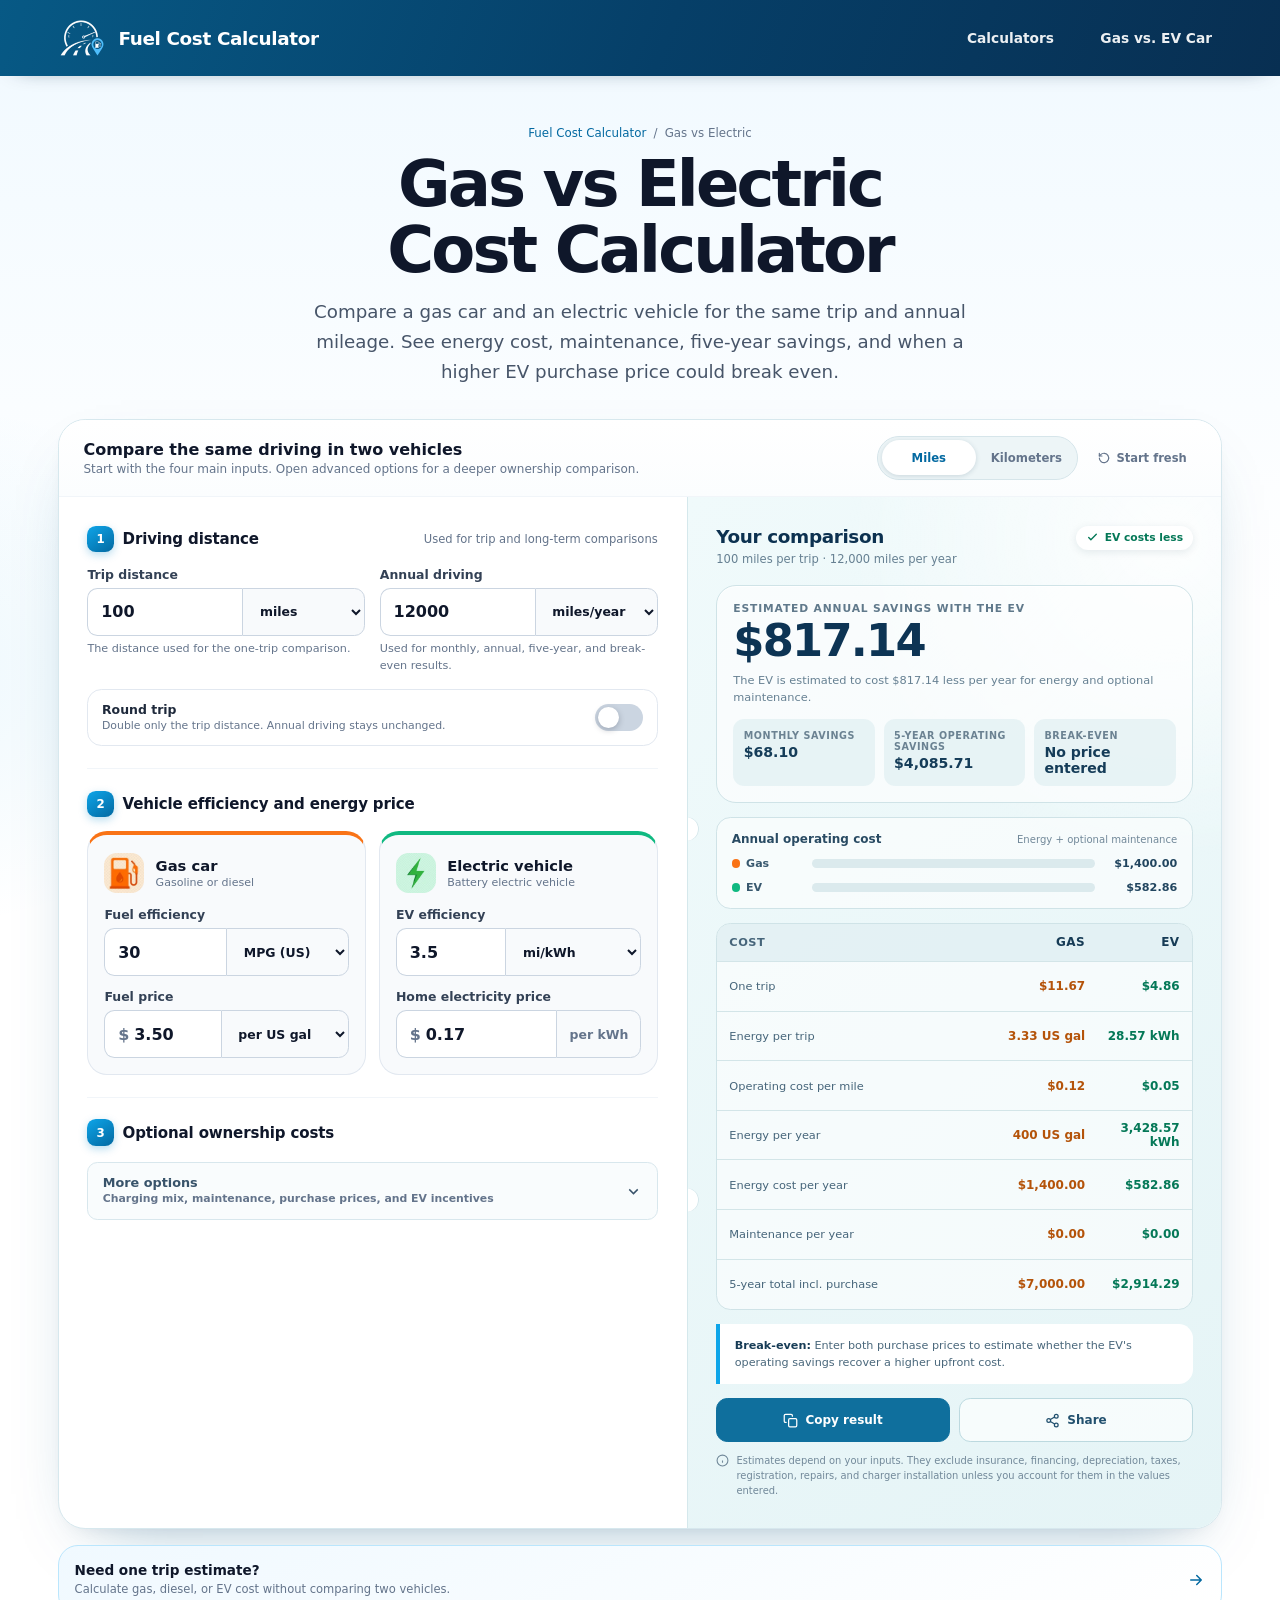
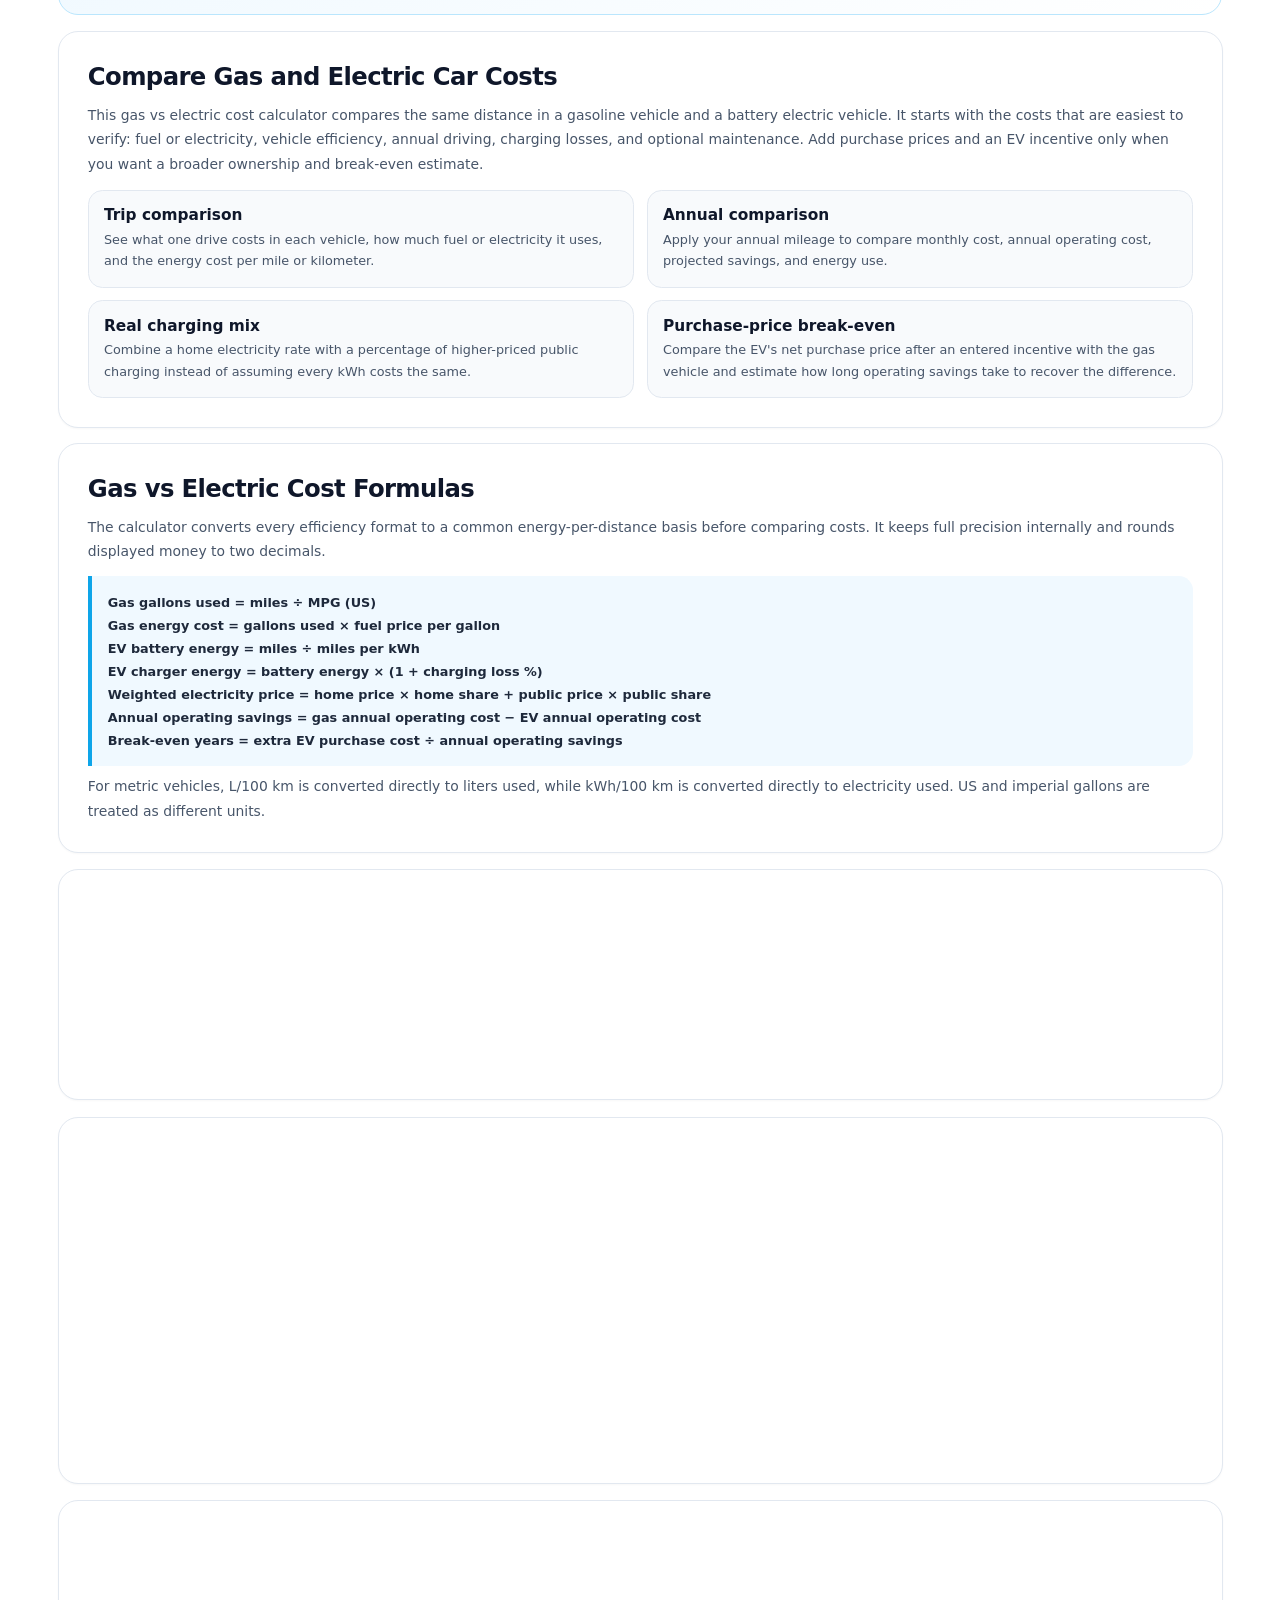
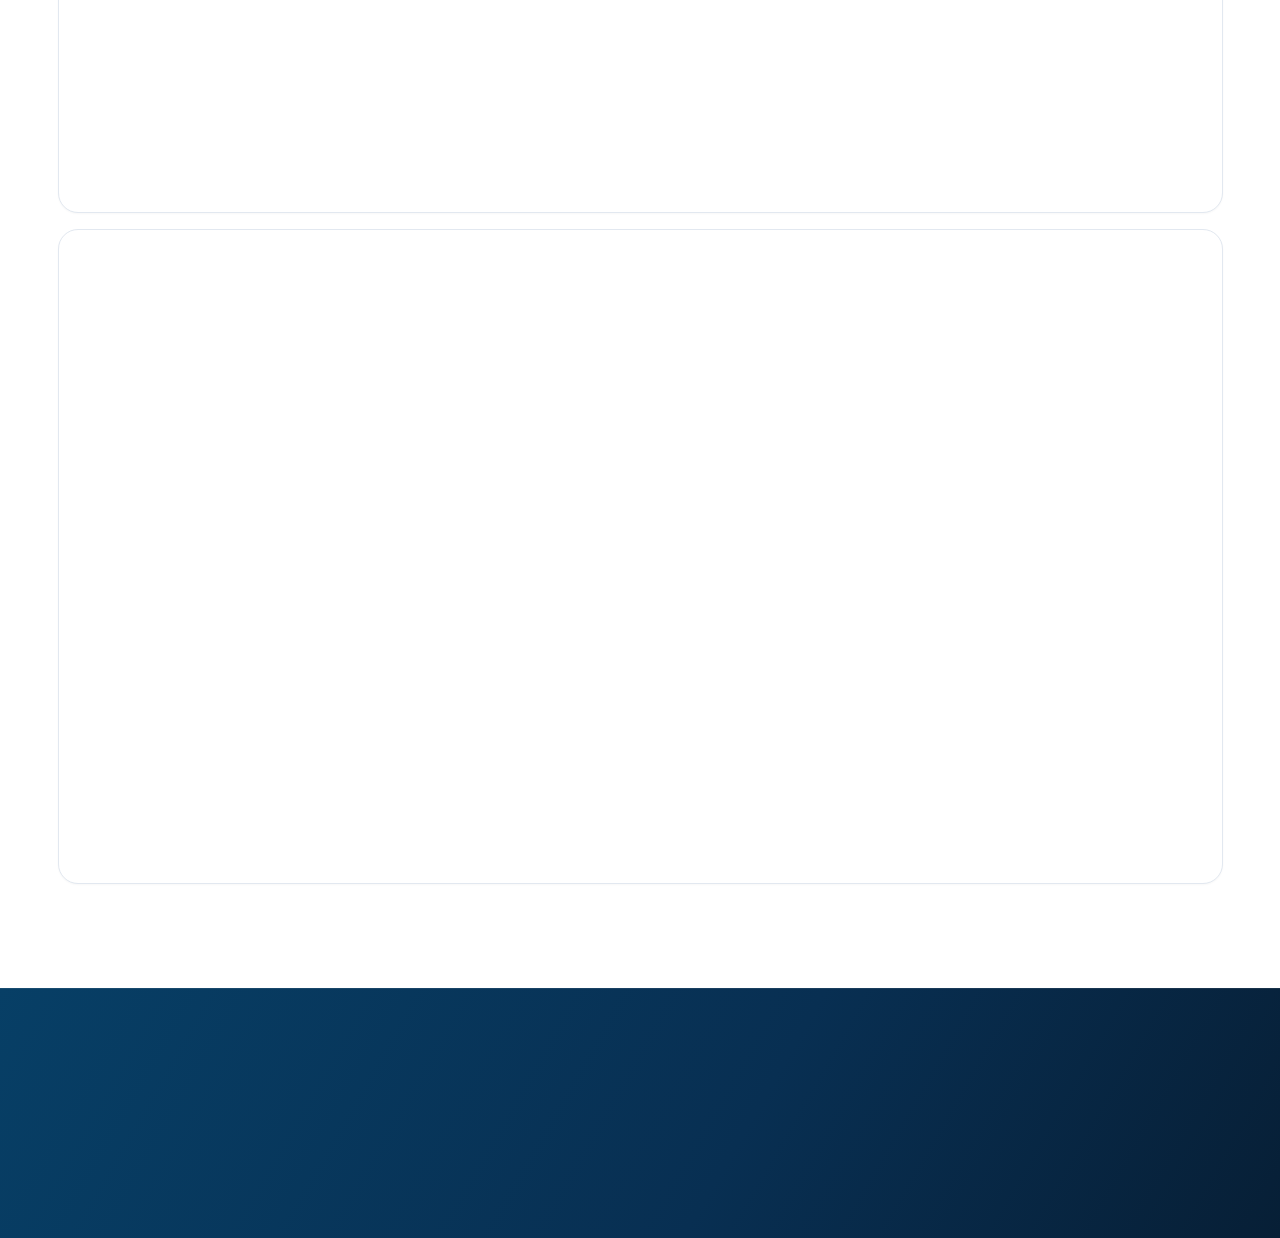
<file: gas-vs-electric-calculator.html>
<!DOCTYPE html>
<html lang="en">
<head>
  <meta charset="UTF-8">
  <meta name="viewport" content="width=device-width, initial-scale=1.0">
  <meta name="robots" content="index, follow, max-image-preview:large">
  <meta name="theme-color" content="#075985">

  <link rel="icon" href="/favicon.v4.png" type="image/png" sizes="96x96">

  <title>Gas vs Electric Cost Calculator – Compare Driving Costs</title>
  <meta name="description" content="Compare gas and electric vehicle costs per trip, mile, month, year, and 5 years. Add MPG, electricity rates, charging mix, maintenance, prices, and EV incentives.">
  <link rel="canonical" href="https://fuel-cost-calculator.com/gas-vs-electric-calculator.html">

  <meta property="og:type" content="website">
  <meta property="og:site_name" content="Fuel Cost Calculator">
  <meta property="og:title" content="Gas vs Electric Cost Calculator">
  <meta property="og:description" content="Compare gasoline and EV driving costs per trip, mile, year, and five years.">
  <meta property="og:url" content="https://fuel-cost-calculator.com/gas-vs-electric-calculator.html">
  <meta name="twitter:card" content="summary">
  <meta name="twitter:title" content="Gas vs Electric Cost Calculator">
  <meta name="twitter:description" content="Compare gasoline and EV driving costs per trip, mile, year, and five years.">

  <script type="application/ld+json">
  {
    "@context": "https://schema.org",
    "@graph": [
      {
        "@type": "WebPage",
        "@id": "https://fuel-cost-calculator.com/gas-vs-electric-calculator.html#webpage",
        "url": "https://fuel-cost-calculator.com/gas-vs-electric-calculator.html",
        "name": "Gas vs Electric Cost Calculator",
        "description": "Compare gasoline and electric vehicle energy costs, maintenance, purchase price, incentives, annual savings, and break-even time.",
        "inLanguage": "en-US",
        "dateModified": "2026-07-20",
        "breadcrumb": { "@id": "https://fuel-cost-calculator.com/gas-vs-electric-calculator.html#breadcrumb" },
        "mainEntity": { "@id": "https://fuel-cost-calculator.com/gas-vs-electric-calculator.html#app" }
      },
      {
        "@type": "WebApplication",
        "@id": "https://fuel-cost-calculator.com/gas-vs-electric-calculator.html#app",
        "name": "Gas vs Electric Cost Calculator",
        "url": "https://fuel-cost-calculator.com/gas-vs-electric-calculator.html",
        "applicationCategory": "FinanceApplication",
        "operatingSystem": "Any",
        "browserRequirements": "Requires JavaScript",
        "offers": {
          "@type": "Offer",
          "price": "0",
          "priceCurrency": "USD"
        }
      },
      {
        "@type": "BreadcrumbList",
        "@id": "https://fuel-cost-calculator.com/gas-vs-electric-calculator.html#breadcrumb",
        "itemListElement": [
          {
            "@type": "ListItem",
            "position": 1,
            "name": "Fuel Cost Calculator",
            "item": "https://fuel-cost-calculator.com/"
          },
          {
            "@type": "ListItem",
            "position": 2,
            "name": "Gas vs Electric Cost Calculator",
            "item": "https://fuel-cost-calculator.com/gas-vs-electric-calculator.html"
          }
        ]
      }
    ]
  }
  </script>

  <link rel="stylesheet" href="/assets/shared-layout.v2.css">
  <script src="/assets/shared-layout.v2.js" defer></script>

  <style>
    :root {
      --sky-50:#f0f9ff; --sky-100:#e0f2fe; --sky-200:#bae6fd; --sky-300:#7dd3fc;
      --sky-500:#0ea5e9; --sky-600:#0284c7; --sky-700:#0369a1; --sky-800:#075985;
      --blue-900:#0c3150; --slate-50:#f8fafc; --slate-100:#f1f5f9; --slate-200:#e2e8f0;
      --slate-300:#cbd5e1; --slate-400:#94a3b8; --slate-500:#64748b; --slate-600:#475569;
      --slate-700:#334155; --slate-800:#1e293b; --slate-900:#0f172a;
      --green-50:#ecfdf5; --green-100:#d1fae5; --green-500:#10b981; --green-600:#059669; --green-700:#047857;
      --orange-50:#fff7ed; --orange-100:#ffedd5; --orange-500:#f97316; --orange-600:#ea580c;
      --red-50:#fef2f2; --red-200:#fecaca; --red-600:#dc2626; --red-700:#b91c1c;
      --radius-sm:.65rem; --radius:.9rem; --radius-lg:1.25rem; --radius-xl:1.7rem;
      --font:ui-sans-serif,system-ui,-apple-system,BlinkMacSystemFont,"Segoe UI",Roboto,Helvetica,Arial,sans-serif;
      --shadow:0 28px 70px -38px rgba(7,89,133,.42),0 8px 24px -18px rgba(15,23,42,.22);
    }

    *,*::before,*::after{box-sizing:border-box}
    html{-webkit-text-size-adjust:100%;scroll-behavior:smooth}
    body{margin:0;min-height:100vh;font-family:var(--font);color:var(--slate-800);background:
      radial-gradient(58rem 34rem at 88% -8%,rgba(56,189,248,.15),transparent 62%),
      radial-gradient(44rem 28rem at -10% 15%,rgba(14,165,233,.08),transparent 60%),
      linear-gradient(180deg,var(--sky-50),#fff 38rem);-webkit-font-smoothing:antialiased}
    button,input,select{font:inherit;color:inherit}
    button{touch-action:manipulation;-webkit-tap-highlight-color:transparent}
    [hidden]{display:none!important}
    :focus-visible{outline:3px solid rgba(14,165,233,.42);outline-offset:2px}
    input:focus-visible,select:focus-visible{outline:none}
    .sr-only{position:absolute!important;width:1px!important;height:1px!important;padding:0!important;margin:-1px!important;overflow:hidden!important;clip:rect(0,0,0,0)!important;white-space:nowrap!important;border:0!important}

    .page{width:min(100%,76rem);margin-inline:auto;padding:1.1rem clamp(.9rem,4vw,1.6rem) 4rem}
    .hero{max-width:52rem;margin:0 auto 2rem;padding-top:clamp(.75rem,3vw,2rem);text-align:center}
    .crumbs{display:flex;justify-content:center;gap:.45rem;margin:0 0 .8rem;color:var(--slate-500);font-size:.74rem}
    .crumbs a{color:var(--sky-700);text-decoration:none}.crumbs a:hover{text-decoration:underline}
    h1{margin:0;color:var(--slate-900);font-size:clamp(2.2rem,6vw,4rem);font-weight:800;line-height:1.02;letter-spacing:-.045em;text-wrap:balance}
    .hero-copy{max-width:43rem;margin:.85rem auto 0;color:var(--slate-600);font-size:clamp(1rem,2vw,1.14rem);line-height:1.65;text-wrap:pretty}

    .calculator{overflow:hidden;border:1px solid #d7e8ee;border-radius:var(--radius-xl);background:#fff;box-shadow:var(--shadow)}
    .calculator-top{display:flex;align-items:center;justify-content:space-between;gap:1rem;padding:1rem clamp(1rem,3vw,1.55rem);border-bottom:1px solid var(--slate-100);background:linear-gradient(180deg,#fff,#fbfdfe)}
    .top-copy strong{display:block;color:var(--slate-900);font-size:1rem}.top-copy span{display:block;margin-top:.15rem;color:var(--slate-500);font-size:.75rem}
    .top-actions{display:flex;align-items:center;gap:.55rem}
    .segmented{display:grid;grid-template-columns:1fr 1fr;gap:.2rem;padding:.22rem;border:1px solid #d6e5ea;border-radius:999px;background:#edf5f7}
    .segmented button{min-height:2.2rem;padding:.35rem .72rem;border:0;border-radius:999px;background:transparent;color:var(--slate-500);font-size:.73rem;font-weight:700;cursor:pointer}
    .segmented button.active{background:#fff;color:var(--sky-700);box-shadow:0 1px 5px rgba(15,57,82,.16)}
    .reset{display:inline-flex;align-items:center;gap:.35rem;min-height:2.2rem;padding:.4rem .62rem;border:0;border-radius:.55rem;background:transparent;color:var(--slate-500);font-size:.72rem;font-weight:700;cursor:pointer}
    .reset:hover{background:var(--slate-100);color:var(--sky-700)}
    .reset svg{width:14px;height:14px;fill:none;stroke:currentColor;stroke-width:2;stroke-linecap:round;stroke-linejoin:round}

    .calculator-body{display:grid;grid-template-columns:minmax(0,1.08fr) minmax(340px,.92fr)}
    .form-panel{padding:clamp(1.15rem,3vw,1.8rem)}
    .results-panel{position:relative;overflow:hidden;padding:clamp(1.15rem,3vw,1.8rem);border-left:1px solid #d5e8ec;background:
      radial-gradient(circle at 90% 4%,rgba(255,255,255,.9),transparent 29%),
      linear-gradient(145deg,#f0fafb,#e5f4f6);color:#153c58}
    .results-panel::before,.results-panel::after{content:"";position:absolute;left:-.78rem;width:1.5rem;height:1.5rem;border-radius:50%;background:#fff;box-shadow:inset -1px 0 0 #d5e8ec}
    .results-panel::before{top:31%}.results-panel::after{top:67%}
    .results-panel>*{position:relative}

    .section+.section{margin-top:1.35rem;padding-top:1.35rem;border-top:1px solid var(--slate-100)}
    .section-title{display:flex;align-items:center;justify-content:space-between;gap:1rem;margin-bottom:.9rem}
    .section-title-main{display:flex;align-items:center;gap:.55rem}
    .step{display:grid;place-items:center;width:1.65rem;height:1.65rem;flex:0 0 auto;border-radius:.55rem;background:linear-gradient(145deg,var(--sky-500),var(--sky-700));color:#fff;font-size:.74rem;font-weight:800;box-shadow:0 3px 8px rgba(2,132,199,.28)}
    .section-title h2,.section-title h3{margin:0;color:var(--slate-900);font-size:.94rem;font-weight:800;letter-spacing:-.01em}
    .section-note{color:var(--slate-500);font-size:.72rem}
    .grid-2{display:grid;grid-template-columns:repeat(2,minmax(0,1fr));gap:.9rem}
    .grid-3{display:grid;grid-template-columns:repeat(3,minmax(0,1fr));gap:.8rem}
    .field{min-width:0}
    .field label{display:block;margin-bottom:.38rem;color:var(--slate-700);font-size:.78rem;font-weight:700}
    .control{display:flex;align-items:stretch;min-width:0}
    .control>input{flex:1 1 0;min-width:0}
    .field input,.field select{width:100%;min-height:3rem;padding:.65rem .8rem;border:1px solid var(--slate-300);border-radius:var(--radius-sm);background:#fff;color:var(--slate-900);font-size:1rem;font-weight:550;font-variant-numeric:tabular-nums;transition:border-color .15s,box-shadow .15s}
    .field input:hover,.field select:hover{border-color:var(--slate-400)}
    .field input:focus,.field select:focus{border-color:var(--sky-500);box-shadow:0 0 0 4px rgba(14,165,233,.13)}
    .field input.invalid,.field select.invalid{border-color:var(--red-600)}
    .unit input{border-radius:var(--radius-sm) 0 0 var(--radius-sm);border-right:0}
    .unit select{flex:0 0 auto;width:auto;min-width:7.7rem;border-radius:0 var(--radius-sm) var(--radius-sm) 0;background-color:var(--slate-50);font-size:.78rem;font-weight:700}
    .unit select:disabled{min-width:0;padding-right:.7rem;color:var(--slate-500);opacity:1;background-image:none;-webkit-appearance:none;-moz-appearance:none;appearance:none}
    .currency{position:relative}.currency>span{position:absolute;left:.86rem;top:50%;z-index:2;transform:translateY(-50%);color:var(--slate-500);font-weight:700;pointer-events:none}.currency input{padding-left:1.8rem}
    .help{margin-top:.36rem;color:var(--slate-500);font-size:.7rem;line-height:1.5}

    .vehicle-grid{display:grid;grid-template-columns:1fr 1fr;gap:.8rem}
    .vehicle-card{padding:1rem;border:1px solid var(--slate-200);border-radius:var(--radius-lg);background:var(--slate-50)}
    .vehicle-card.gas{border-top:4px solid var(--orange-500)}
    .vehicle-card.ev{border-top:4px solid var(--green-500)}
    .vehicle-head{display:flex;align-items:center;gap:.7rem;margin-bottom:.9rem}
    .vehicle-icon{position:relative;display:grid;place-items:center;width:2.5rem;height:2.5rem;overflow:hidden;border-radius:.78rem}
    .gas .vehicle-icon{background:var(--orange-100);color:var(--orange-600)}
    .ev .vehicle-icon{background:var(--green-100);color:var(--green-700)}
    .vehicle-icon svg{width:1.35rem;height:1.35rem;fill:none;stroke:currentColor;stroke-width:2;stroke-linecap:round;stroke-linejoin:round}
    .vehicle-icon img{display:block;width:100%;height:100%;max-width:none;object-fit:contain;mix-blend-mode:multiply;transform-origin:center}
    .gas .vehicle-icon img{transform:translate(-2px,2px) scale(1.64)}
    .ev .vehicle-icon img{transform:translateY(1px) scale(1.264)}
    .vehicle-head strong{display:block;color:var(--slate-900);font-size:.92rem}.vehicle-head span{display:block;margin-top:.1rem;color:var(--slate-500);font-size:.69rem}
    .vehicle-card .field+.field{margin-top:.8rem}

    .switch-row{display:flex;align-items:center;justify-content:space-between;gap:.9rem;margin-top:.85rem;padding:.75rem .85rem;border:1px solid var(--slate-200);border-radius:var(--radius);background:#fff}
    .switch-copy strong{display:block;color:var(--slate-800);font-size:.78rem}.switch-copy span{display:block;margin-top:.1rem;color:var(--slate-500);font-size:.68rem;line-height:1.4}
    .switch{position:relative;width:3rem;height:1.7rem;flex:0 0 auto}.switch input{position:absolute;opacity:0}.track{position:absolute;inset:0;border-radius:999px;background:var(--slate-300);transition:.2s}.track::after{content:"";position:absolute;top:.2rem;left:.2rem;width:1.3rem;height:1.3rem;border-radius:50%;background:#fff;box-shadow:0 2px 6px rgba(15,23,42,.25);transition:transform .2s}.switch input:checked+.track{background:var(--sky-500)}.switch input:checked+.track::after{transform:translateX(1.3rem)}

    .advanced-toggle{width:100%;display:flex;align-items:center;justify-content:space-between;margin-top:1rem;padding:.78rem .9rem;border:1px solid #d8e7ed;border-radius:var(--radius-sm);background:#f9fcfd;color:#38536a;font-size:.79rem;font-weight:750;cursor:pointer}
    .advanced-toggle:hover{border-color:var(--sky-300);background:var(--sky-50);color:var(--sky-700)}
    .advanced-toggle-copy{display:grid;gap:.12rem;text-align:left}.advanced-toggle-copy strong{color:inherit;font-size:.8rem}.advanced-toggle-copy small{color:var(--slate-500);font-size:.68rem;font-weight:550;line-height:1.35}
    .advanced-toggle svg{width:17px;height:17px;fill:none;stroke:currentColor;stroke-width:2;transition:transform .18s}.advanced-toggle[aria-expanded="true"] svg{transform:rotate(180deg)}
    .advanced-fields{display:none;margin-top:.9rem}.advanced-fields.open{display:block}
    .advanced-group{padding:.9rem;border:1px solid var(--slate-200);border-radius:var(--radius);background:var(--slate-50)}
    .advanced-group+.advanced-group{margin-top:.75rem}
    .advanced-group h4{margin:0 0 .75rem;color:var(--slate-800);font-size:.78rem}

    .error{display:none;margin-top:1rem;padding:.75rem .85rem;border:1px solid var(--red-200);border-radius:var(--radius-sm);background:var(--red-50);color:var(--red-700);font-size:.75rem;font-weight:700;line-height:1.45}.error.show{display:block}
    .calculate-button{display:none;width:100%;min-height:3.4rem;align-items:center;justify-content:center;gap:.55rem;margin-top:1rem;border:0;border-radius:.8rem;background:linear-gradient(135deg,var(--orange-500),var(--orange-600));color:#fff;font-size:.95rem;font-weight:800;cursor:pointer;box-shadow:0 10px 22px -12px rgba(234,88,12,.7)}
    .calculate-button svg{width:18px;height:18px;fill:none;stroke:currentColor;stroke-width:2.2;stroke-linecap:round;stroke-linejoin:round}

    .result-head{display:flex;justify-content:space-between;align-items:flex-start;gap:1rem;margin-bottom:1rem}
    .result-head h2{margin:0;color:var(--blue-900);font-size:1.15rem;letter-spacing:-.02em}.result-head p{margin:.28rem 0 0;color:#668092;font-size:.72rem;line-height:1.5}
    .winner{display:inline-flex;align-items:center;gap:.35rem;padding:.35rem .6rem;border-radius:999px;background:#fff;color:var(--green-700);font-size:.67rem;font-weight:800;box-shadow:0 2px 8px rgba(15,57,82,.1)}
    .winner svg{width:13px;height:13px;fill:none;stroke:currentColor;stroke-width:2.5;stroke-linecap:round;stroke-linejoin:round}

    .savings-card{padding:1rem;border:1px solid #cfe3e7;border-radius:var(--radius-lg);background:rgba(255,255,255,.64);box-shadow:inset 0 1px 0 rgba(255,255,255,.9)}
    .savings-label{display:block;color:#60798b;font-size:.67rem;font-weight:800;letter-spacing:.08em;text-transform:uppercase}
    .savings-value{display:block;margin-top:.28rem;color:#0d3454;font-size:clamp(2rem,5vw,2.8rem);font-weight:800;line-height:1;letter-spacing:-.04em;font-variant-numeric:tabular-nums}
    .savings-sub{display:block;margin-top:.5rem;color:#668092;font-size:.71rem;line-height:1.5}
    .savings-grid{display:grid;grid-template-columns:repeat(3,minmax(0,1fr));gap:.55rem;margin-top:.85rem}
    .mini-stat{padding:.65rem;border-radius:.7rem;background:rgba(226,240,243,.75)}
    .mini-stat span{display:block;color:#6b8292;font-size:.6rem;font-weight:700;text-transform:uppercase;letter-spacing:.06em}.mini-stat strong{display:block;margin-top:.18rem;color:#153c58;font-size:.88rem;font-variant-numeric:tabular-nums}

    .comparison{margin-top:.85rem;padding:.9rem;border:1px solid #cfe3e7;border-radius:var(--radius);background:rgba(255,255,255,.58)}
    .comparison-title{display:flex;justify-content:space-between;align-items:center;gap:1rem;margin-bottom:.7rem}.comparison-title strong{font-size:.75rem;color:#294b63}.comparison-title span{font-size:.63rem;color:#718899}
    .bars{display:grid;gap:.65rem}.bar-row{display:grid;grid-template-columns:4.5rem minmax(0,1fr) auto;align-items:center;gap:.55rem}.bar-name{display:flex;align-items:center;gap:.35rem;color:#38586e;font-size:.69rem;font-weight:700}.dot{width:.55rem;height:.55rem;border-radius:50%}.dot.gas{background:var(--orange-500)}.dot.ev{background:var(--green-500)}.bar-track{height:.58rem;overflow:hidden;border-radius:999px;background:#dbeaed}.bar-fill{height:100%;min-width:2px;border-radius:999px;transition:width .3s ease}.bar-fill.gas{background:linear-gradient(90deg,#fb923c,var(--orange-600))}.bar-fill.ev{background:linear-gradient(90deg,#34d399,var(--green-600))}.bar-value{min-width:4.6rem;text-align:right;color:#21455f;font-size:.7rem;font-weight:800;font-variant-numeric:tabular-nums}

    .result-table{margin-top:.85rem;border:1px solid #cfe3e7;border-radius:var(--radius);background:rgba(255,255,255,.58);overflow:hidden}
    .result-row{display:grid;grid-template-columns:minmax(0,1fr) 5.4rem 5.4rem;align-items:center;gap:.5rem;min-height:3.1rem;padding:.6rem .75rem;border-bottom:1px solid #d3e5e8}.result-row:last-child{border-bottom:0}.result-row.header{min-height:2.4rem;background:rgba(221,238,241,.72);color:#647d8f;font-size:.62rem;font-weight:800;text-transform:uppercase;letter-spacing:.05em}.result-row span:first-child{color:#46657a;font-size:.71rem}.result-row strong{color:#173c56;font-size:.75rem;text-align:right;font-variant-numeric:tabular-nums}.result-row .gas-value{color:#b45309}.result-row .ev-value{color:#047857}
    .break-even{margin-top:.85rem;padding:.8rem .9rem;border-left:4px solid var(--sky-500);border-radius:0 var(--radius) var(--radius) 0;background:#fff;color:#49677b;font-size:.7rem;line-height:1.55}.break-even strong{color:#173c56}
    .result-actions{display:grid;grid-template-columns:1fr 1fr;gap:.6rem;margin-top:.85rem}.result-action{min-height:2.8rem;display:inline-flex;align-items:center;justify-content:center;gap:.45rem;border:1px solid #bcd9df;border-radius:.7rem;background:rgba(255,255,255,.65);color:#21506e;font-size:.75rem;font-weight:800;cursor:pointer}.result-action:hover{background:#fff}.result-action.primary{border-color:#0f6f9d;background:#0f6f9d;color:#fff}.result-action.primary:hover{background:#0b628d}.result-action svg{width:15px;height:15px;fill:none;stroke:currentColor;stroke-width:2;stroke-linecap:round;stroke-linejoin:round}
    .estimate-note{display:flex;gap:.45rem;margin:.75rem 0 0;color:#718899;font-size:.62rem;line-height:1.5}.estimate-note svg{flex:0 0 auto;width:13px;height:13px;fill:none;stroke:currentColor;stroke-width:2}

    .crosslinks{display:grid;grid-template-columns:1fr;gap:.85rem;margin-top:1rem}.crosslink{display:flex;align-items:center;justify-content:space-between;gap:.75rem;padding:1rem;border:1px solid var(--sky-200);border-radius:var(--radius-lg);background:linear-gradient(155deg,var(--sky-50),#fff);color:inherit;text-decoration:none}.crosslink:hover{border-color:var(--sky-300);box-shadow:0 8px 22px rgba(2,132,199,.08)}.crosslink strong{display:block;color:var(--slate-900);font-size:.85rem}.crosslink span span{display:block;margin-top:.2rem;color:var(--slate-500);font-size:.72rem;line-height:1.45}.crosslink svg{flex:0 0 auto;width:18px;height:18px;fill:none;stroke:var(--sky-700);stroke-width:2;stroke-linecap:round;stroke-linejoin:round}

    .content{margin-top:1rem;padding:clamp(1.15rem,3vw,1.8rem);border:1px solid var(--slate-200);border-radius:var(--radius-lg);background:#fff;box-shadow:0 1px 2px rgba(15,23,42,.03);content-visibility:auto;contain-intrinsic-size:auto 24rem}
    .content h2{margin:0 0 .65rem;color:var(--slate-900);font-size:clamp(1.2rem,2.5vw,1.52rem);line-height:1.3;letter-spacing:-.025em}.content h3{margin:1.15rem 0 .38rem;color:var(--slate-900);font-size:.96rem}.content p,.content li{color:var(--slate-600);font-size:.87rem;line-height:1.75}.content p{margin:.5rem 0 0}.content a{color:var(--sky-700);font-weight:650}.content-grid{display:grid;grid-template-columns:repeat(2,minmax(0,1fr));gap:.8rem;margin-top:.9rem}.info-card{padding:.95rem;border:1px solid var(--slate-200);border-radius:var(--radius);background:var(--slate-50)}.info-card h3{margin:0 0 .3rem}.info-card p{margin:0;font-size:.8rem;line-height:1.65}.formula{margin-top:.8rem;padding:.9rem 1rem;border-left:4px solid var(--sky-500);border-radius:0 var(--radius) var(--radius) 0;background:var(--sky-50);color:var(--slate-800);font-size:.8rem;font-weight:700;line-height:1.8;overflow-wrap:anywhere}
    .example-table{width:100%;margin-top:.8rem;border-collapse:collapse;font-size:.78rem}.example-table th,.example-table td{padding:.65rem;border-bottom:1px solid var(--slate-200);text-align:left}.example-table th{background:var(--slate-50);color:var(--slate-800)}.example-table td{color:var(--slate-600)}
    .faq{margin-top:.75rem;border-top:1px solid var(--slate-200)}.faq details{border-bottom:1px solid var(--slate-200)}.faq summary{position:relative;padding:.85rem 2rem .85rem 0;color:var(--slate-900);font-size:.85rem;font-weight:750;line-height:1.45;cursor:pointer;list-style:none}.faq summary::-webkit-details-marker{display:none}.faq summary::after{content:"+";position:absolute;right:.2rem;top:.72rem;color:var(--sky-600);font-size:1.2rem}.faq details[open] summary::after{content:"−"}.faq details p{margin:-.2rem 0 .85rem;padding-right:1.6rem;font-size:.8rem}
    .trust{margin-top:.9rem;padding-top:.9rem;border-top:1px solid var(--slate-200);color:var(--slate-500);font-size:.7rem;line-height:1.6}

    .toast{position:fixed;left:50%;bottom:1.2rem;z-index:10000;transform:translate(-50%,1rem);padding:.68rem .95rem;border-radius:.7rem;background:var(--slate-900);color:#fff;box-shadow:0 12px 28px rgba(15,23,42,.25);opacity:0;pointer-events:none;transition:.2s;font-size:.75rem;font-weight:700}.toast.show{opacity:1;transform:translate(-50%,0)}

    @media(max-width:960px){.calculator-body{grid-template-columns:1fr}.results-panel{border-left:0;border-top:1px solid #d5e8ec}.results-panel::before,.results-panel::after{display:none}.vehicle-grid{grid-template-columns:1fr 1fr}}
    @media(max-width:700px){.page{padding-inline:.7rem}.hero{margin-bottom:1.35rem}.hero h1{font-size:clamp(2.05rem,11vw,2.8rem)}.hero-copy{font-size:.93rem}.calculator{border-radius:1.25rem}.calculator-top{align-items:flex-start;flex-direction:column}.top-actions{width:100%;justify-content:space-between}.form-panel,.results-panel{padding:1rem}.grid-2,.grid-3,.vehicle-grid,.content-grid,.crosslinks{grid-template-columns:1fr}.section-title{align-items:flex-start}.section-note{display:none}.calculate-button{display:flex}.savings-grid{grid-template-columns:1fr 1fr}.savings-grid .mini-stat:last-child{grid-column:1/-1}.result-row{grid-template-columns:minmax(0,1fr) 4.8rem 4.8rem;padding-inline:.58rem}.result-row span:first-child{font-size:.67rem}.result-row strong{font-size:.69rem}.bar-row{grid-template-columns:4rem minmax(0,1fr) 4.4rem}.result-actions{grid-template-columns:1fr}.unit select{min-width:6.8rem}.example-table,.example-table tbody{display:block;width:100%}.example-table thead{display:none}.example-table tbody{display:grid;gap:.55rem}.example-table tr{display:grid;grid-template-columns:1fr 1fr;border:1px solid var(--slate-200);border-radius:.7rem;overflow:hidden}.example-table td{border:0}.example-table td:first-child{grid-column:1/-1;background:var(--slate-50);font-weight:700;color:var(--slate-800)}.example-table td:nth-child(4){grid-column:1/-1;border-top:1px solid var(--slate-200)}}
    @media(max-width:390px){.page{padding-inline:.5rem}.top-actions{gap:.25rem}.segmented button{padding-inline:.55rem}.savings-grid{grid-template-columns:1fr}.savings-grid .mini-stat:last-child{grid-column:auto}.result-row{grid-template-columns:minmax(0,1fr) 4.3rem 4.3rem}.unit select{min-width:6.1rem;font-size:.7rem}}
    @media(prefers-reduced-motion:reduce){*,*::before,*::after{scroll-behavior:auto!important;transition:none!important;animation:none!important}}
  </style>
</head>
<body>
  <div data-shared-header>
    <header class="fuel-site-header">
      <div class="fuel-site-header-inner">
        <a class="fuel-site-brand" href="/" aria-label="Fuel Cost Calculator home">
          <span class="fuel-site-mark" aria-hidden="true"><img src="/assets/images/fuel-cost-calculator-logo.v2.webp" alt="" width="192" height="157" decoding="async"></span>
          <span class="fuel-site-title">Fuel Cost Calculator</span>
        </a>
        <nav class="fuel-site-nav" aria-label="Primary navigation">
          <a href="/">Calculators</a>
          <a href="/gas-vs-electric-calculator.html">Gas vs. EV Car</a>
        </nav>
      </div>
    </header>
  </div>

  <div class="page">
    <header class="hero">
      <nav class="crumbs" aria-label="Breadcrumb">
        <a href="/">Fuel Cost Calculator</a><span aria-hidden="true">/</span><span>Gas vs Electric</span>
      </nav>
      <h1>Gas vs Electric Cost Calculator</h1>
      <p class="hero-copy">Compare a gas car and an electric vehicle for the same trip and annual mileage. See energy cost, maintenance, five-year savings, and when a higher EV purchase price could break even.</p>
    </header>

    <main>
      <section class="calculator" id="calculator" aria-labelledby="calculator-title">
        <div class="calculator-top">
          <div class="top-copy">
            <strong id="calculator-title">Compare the same driving in two vehicles</strong>
            <span>Start with the four main inputs. Open advanced options for a deeper ownership comparison.</span>
          </div>
          <div class="top-actions">
            <div class="segmented" role="group" aria-label="Measurement system">
              <button type="button" class="active" data-system="us" aria-pressed="true">Miles</button>
              <button type="button" data-system="metric" aria-pressed="false">Kilometers</button>
            </div>
            <button class="reset" id="resetButton" type="button">
              <svg viewBox="0 0 24 24" aria-hidden="true"><path d="M4 12a8 8 0 1 0 2.3-5.7L4 8.5"/><path d="M4 4v4.5h4.5"/></svg>
              <span>Start fresh</span>
            </button>
          </div>
        </div>

        <div class="calculator-body">
          <div class="form-panel">
            <section class="section">
              <div class="section-title">
                <div class="section-title-main"><span class="step">1</span><h2>Driving distance</h2></div>
                <span class="section-note">Used for trip and long-term comparisons</span>
              </div>

              <div class="grid-2">
                <div class="field">
                  <label for="tripDistance">Trip distance</label>
                  <div class="control unit">
                    <input id="tripDistance" type="text" inputmode="decimal" value="100" aria-describedby="tripHelp">
                    <select id="tripUnit" aria-label="Trip distance unit">
                      <option value="miles" selected>miles</option>
                      <option value="km">km</option>
                    </select>
                  </div>
                  <div class="help" id="tripHelp">The distance used for the one-trip comparison.</div>
                </div>

                <div class="field">
                  <label for="annualDistance">Annual driving</label>
                  <div class="control unit">
                    <input id="annualDistance" type="text" inputmode="decimal" value="12000" aria-describedby="annualHelp">
                    <select id="annualUnit" aria-label="Annual distance unit">
                      <option value="miles" selected>miles/year</option>
                      <option value="km">km/year</option>
                    </select>
                  </div>
                  <div class="help" id="annualHelp">Used for monthly, annual, five-year, and break-even results.</div>
                </div>
              </div>

              <div class="switch-row">
                <div class="switch-copy">
                  <strong>Round trip</strong>
                  <span>Double only the trip distance. Annual driving stays unchanged.</span>
                </div>
                <label class="switch">
                  <input id="roundTrip" type="checkbox" aria-label="Calculate a round trip">
                  <span class="track" aria-hidden="true"></span>
                </label>
              </div>
            </section>

            <section class="section">
              <div class="section-title">
                <div class="section-title-main"><span class="step">2</span><h2>Vehicle efficiency and energy price</h2></div>
              </div>

              <div class="vehicle-grid">
                <article class="vehicle-card gas">
                  <div class="vehicle-head">
                    <span class="vehicle-icon" aria-hidden="true">
                      <img src="/assets/images/gas-car-icon.v2.webp" alt="" width="160" height="160" decoding="async">
                    </span>
                    <span><strong>Gas car</strong><span>Gasoline or diesel</span></span>
                  </div>

                  <div class="field">
                    <label for="gasEfficiency">Fuel efficiency</label>
                    <div class="control unit">
                      <input id="gasEfficiency" type="text" inputmode="decimal" value="30">
                      <select id="gasEfficiencyUnit" aria-label="Gas vehicle efficiency unit">
                        <option value="mpg_us" selected>MPG (US)</option>
                        <option value="mpg_imp">MPG (UK)</option>
                        <option value="l100km">L/100 km</option>
                        <option value="kml">km/L</option>
                      </select>
                    </div>
                  </div>

                  <div class="field">
                    <label for="gasPrice">Fuel price</label>
                    <div class="control unit currency">
                      <span>$</span>
                      <input id="gasPrice" type="text" inputmode="decimal" value="3.50">
                      <select id="gasPriceUnit" aria-label="Fuel price unit">
                        <option value="us_gallon" selected>per US gal</option>
                        <option value="imp_gallon">per imp gal</option>
                        <option value="liter">per liter</option>
                      </select>
                    </div>
                  </div>
                </article>

                <article class="vehicle-card ev">
                  <div class="vehicle-head">
                    <span class="vehicle-icon" aria-hidden="true">
                      <img src="/assets/images/ev-icon.v2.webp" alt="" width="160" height="160" decoding="async">
                    </span>
                    <span><strong>Electric vehicle</strong><span>Battery electric vehicle</span></span>
                  </div>

                  <div class="field">
                    <label for="evEfficiency">EV efficiency</label>
                    <div class="control unit">
                      <input id="evEfficiency" type="text" inputmode="decimal" value="3.5">
                      <select id="evEfficiencyUnit" aria-label="Electric vehicle efficiency unit">
                        <option value="miles_kwh" selected>mi/kWh</option>
                        <option value="kwh_100mi">kWh/100 mi</option>
                        <option value="km_kwh">km/kWh</option>
                        <option value="kwh_100km">kWh/100 km</option>
                      </select>
                    </div>
                  </div>

                  <div class="field">
                    <label for="homeElectricityPrice">Home electricity price</label>
                    <div class="control unit currency">
                      <span>$</span>
                      <input id="homeElectricityPrice" type="text" inputmode="decimal" value="0.17">
                      <select aria-label="Electricity price unit" disabled><option>per kWh</option></select>
                    </div>
                  </div>
                </article>
              </div>
            </section>

            <section class="section">
              <div class="section-title">
                <div class="section-title-main"><span class="step">3</span><h2>Optional ownership costs</h2></div>
              </div>

              <button class="advanced-toggle" id="advancedToggle" type="button" aria-expanded="false" aria-controls="advancedFields">
                <span class="advanced-toggle-copy"><strong>More options</strong><small>Charging mix, maintenance, purchase prices, and EV incentives</small></span>
                <svg viewBox="0 0 24 24" aria-hidden="true"><path d="m6 9 6 6 6-6"/></svg>
              </button>

              <div class="advanced-fields" id="advancedFields">
                <div class="advanced-group">
                  <h4>EV charging assumptions</h4>
                  <div class="grid-3">
                    <div class="field">
                      <label for="publicShare">Public charging share</label>
                      <div class="control unit">
                        <input id="publicShare" type="text" inputmode="decimal" value="0">
                        <select aria-label="Public charging share unit" disabled><option>%</option></select>
                      </div>
                      <div class="help">The remaining share uses your home price.</div>
                    </div>
                    <div class="field">
                      <label for="publicPrice">Public charging price</label>
                      <div class="control unit currency">
                        <span>$</span>
                        <input id="publicPrice" type="text" inputmode="decimal" value="0.45">
                        <select aria-label="Public charging price unit" disabled><option>per kWh</option></select>
                      </div>
                    </div>
                    <div class="field">
                      <label for="chargingLoss">Charging loss</label>
                      <div class="control unit">
                        <input id="chargingLoss" type="text" inputmode="decimal" value="0">
                        <select aria-label="Charging loss unit" disabled><option>%</option></select>
                      </div>
                      <div class="help">Leave at 0% for battery-use cost only.</div>
                    </div>
                  </div>
                </div>

                <div class="advanced-group">
                  <h4>Maintenance and purchase price</h4>
                  <div class="grid-2">
                    <div class="field">
                      <label for="gasMaintenance">Gas maintenance per distance</label>
                      <div class="control unit currency">
                        <span>$</span>
                        <input id="gasMaintenance" type="text" inputmode="decimal" value="0">
                        <select id="gasMaintenanceUnit" aria-label="Gas maintenance distance unit"><option value="mile" selected>per mile</option><option value="km">per km</option></select>
                      </div>
                    </div>
                    <div class="field">
                      <label for="evMaintenance">EV maintenance per distance</label>
                      <div class="control unit currency">
                        <span>$</span>
                        <input id="evMaintenance" type="text" inputmode="decimal" value="0">
                        <select id="evMaintenanceUnit" aria-label="EV maintenance distance unit"><option value="mile" selected>per mile</option><option value="km">per km</option></select>
                      </div>
                    </div>
                    <div class="field">
                      <label for="gasPurchasePrice">Gas vehicle purchase price</label>
                      <div class="control currency"><span>$</span><input id="gasPurchasePrice" type="text" inputmode="decimal" value="0"></div>
                    </div>
                    <div class="field">
                      <label for="evPurchasePrice">EV purchase price</label>
                      <div class="control currency"><span>$</span><input id="evPurchasePrice" type="text" inputmode="decimal" value="0"></div>
                    </div>
                    <div class="field">
                      <label for="evIncentive">EV incentive or rebate</label>
                      <div class="control currency"><span>$</span><input id="evIncentive" type="text" inputmode="decimal" value="0"></div>
                      <div class="help">Enter only an incentive you know applies to you.</div>
                    </div>
                    <div class="field">
                      <label for="projectionYears">Ownership projection</label>
                      <div class="control unit">
                        <input id="projectionYears" type="number" inputmode="numeric" min="1" max="20" step="1" value="5">
                        <select aria-label="Ownership projection unit" disabled><option>years</option></select>
                      </div>
                    </div>
                  </div>
                </div>
              </div>

              <div class="error" id="errorBox" role="alert"></div>
              <button class="calculate-button" id="calculateButton" type="button">
                Compare vehicles
                <svg viewBox="0 0 24 24" aria-hidden="true"><path d="M5 12h14M13 6l6 6-6 6"/></svg>
              </button>
            </section>
          </div>

          <aside class="results-panel" aria-live="polite">
            <div class="result-head">
              <div>
                <h2>Your comparison</h2>
                <p id="resultContext">100 miles per trip · 12,000 miles per year</p>
              </div>
              <span class="winner" id="winnerBadge">
                <svg viewBox="0 0 24 24" aria-hidden="true"><path d="m5 12 4 4L19 6"/></svg>
                EV costs less
              </span>
            </div>

            <div class="savings-card">
              <span class="savings-label" id="savingsLabel">Estimated annual savings with the EV</span>
              <strong class="savings-value" id="annualSavings">$817.14</strong>
              <span class="savings-sub" id="savingsSummary">Based on energy and optional maintenance costs. Purchase price is shown separately.</span>

              <div class="savings-grid">
                <div class="mini-stat"><span>Monthly savings</span><strong id="monthlySavings">$68.10</strong></div>
                <div class="mini-stat"><span id="projectionLabel">5-year savings</span><strong id="fiveYearSavings">$4,085.71</strong></div>
                <div class="mini-stat"><span>Break-even</span><strong id="breakEvenValue">No price entered</strong></div>
              </div>
            </div>

            <div class="comparison">
              <div class="comparison-title"><strong>Annual operating cost</strong><span>Energy + optional maintenance</span></div>
              <div class="bars">
                <div class="bar-row"><span class="bar-name"><i class="dot gas"></i>Gas</span><span class="bar-track"><span class="bar-fill gas" id="gasBar"></span></span><strong class="bar-value" id="gasAnnualBarValue">$1,400.00</strong></div>
                <div class="bar-row"><span class="bar-name"><i class="dot ev"></i>EV</span><span class="bar-track"><span class="bar-fill ev" id="evBar"></span></span><strong class="bar-value" id="evAnnualBarValue">$582.86</strong></div>
              </div>
            </div>

            <div class="result-table" role="table" aria-label="Gas and electric cost comparison">
              <div class="result-row header" role="row"><span role="columnheader">Cost</span><strong role="columnheader">Gas</strong><strong role="columnheader">EV</strong></div>
              <div class="result-row" role="row"><span role="cell">One trip</span><strong class="gas-value" id="gasTrip">$11.67</strong><strong class="ev-value" id="evTrip">$4.86</strong></div>
              <div class="result-row" role="row"><span role="cell">Energy per trip</span><strong class="gas-value" id="gasTripEnergy">3.33 gal</strong><strong class="ev-value" id="evTripEnergy">28.57 kWh</strong></div>
              <div class="result-row" role="row"><span role="cell" id="costPerDistanceLabel">Operating cost per mile</span><strong class="gas-value" id="gasPerDistance">$0.12</strong><strong class="ev-value" id="evPerDistance">$0.05</strong></div>
              <div class="result-row" role="row"><span role="cell">Energy per year</span><strong class="gas-value" id="gasAnnualEnergy">400.00 gal</strong><strong class="ev-value" id="evAnnualEnergy">3,428.57 kWh</strong></div>
              <div class="result-row" role="row"><span role="cell">Energy cost per year</span><strong class="gas-value" id="gasAnnualEnergyCost">$1,400.00</strong><strong class="ev-value" id="evAnnualEnergyCost">$582.86</strong></div>
              <div class="result-row" role="row"><span role="cell">Maintenance per year</span><strong class="gas-value" id="gasAnnualMaintenance">$0.00</strong><strong class="ev-value" id="evAnnualMaintenance">$0.00</strong></div>
              <div class="result-row" role="row"><span role="cell" id="totalCostLabel">5-year total incl. purchase</span><strong class="gas-value" id="gasProjectedTotal">$7,000.00</strong><strong class="ev-value" id="evProjectedTotal">$2,914.29</strong></div>
            </div>

            <div class="break-even" id="breakEvenText"><strong>Break-even:</strong> Enter both purchase prices to estimate whether the EV's operating savings recover a higher upfront cost.</div>

            <div class="result-actions">
              <button class="result-action primary" id="copyButton" type="button"><svg viewBox="0 0 24 24"><rect x="9" y="9" width="13" height="13" rx="2"/><path d="M5 15H4a2 2 0 0 1-2-2V4a2 2 0 0 1 2-2h9a2 2 0 0 1 2 2v1"/></svg>Copy result</button>
              <button class="result-action" id="shareButton" type="button"><svg viewBox="0 0 24 24"><circle cx="18" cy="5" r="3"/><circle cx="6" cy="12" r="3"/><circle cx="18" cy="19" r="3"/><path d="m8.6 10.5 6.8-4M8.6 13.5l6.8 4"/></svg>Share</button>
            </div>

            <p class="estimate-note"><svg viewBox="0 0 24 24"><circle cx="12" cy="12" r="10"/><path d="M12 16v-4M12 8h.01"/></svg>Estimates depend on your inputs. They exclude insurance, financing, depreciation, taxes, registration, repairs, and charger installation unless you account for them in the values entered.</p>
          </aside>
        </div>
      </section>

      <div class="crosslinks">
        <a class="crosslink" href="/">
          <span><strong>Need one trip estimate?</strong><span>Calculate gas, diesel, or EV cost without comparing two vehicles.</span></span>
          <svg viewBox="0 0 24 24"><path d="M5 12h14M13 6l6 6-6 6"/></svg>
        </a>
      </div>

      <section class="content" id="how-it-works">
        <h2>Compare Gas and Electric Car Costs</h2>
        <p>This gas vs electric cost calculator compares the same distance in a gasoline vehicle and a battery electric vehicle. It starts with the costs that are easiest to verify: fuel or electricity, vehicle efficiency, annual driving, charging losses, and optional maintenance. Add purchase prices and an EV incentive only when you want a broader ownership and break-even estimate.</p>
        <div class="content-grid">
          <article class="info-card"><h3>Trip comparison</h3><p>See what one drive costs in each vehicle, how much fuel or electricity it uses, and the energy cost per mile or kilometer.</p></article>
          <article class="info-card"><h3>Annual comparison</h3><p>Apply your annual mileage to compare monthly cost, annual operating cost, projected savings, and energy use.</p></article>
          <article class="info-card"><h3>Real charging mix</h3><p>Combine a home electricity rate with a percentage of higher-priced public charging instead of assuming every kWh costs the same.</p></article>
          <article class="info-card"><h3>Purchase-price break-even</h3><p>Compare the EV's net purchase price after an entered incentive with the gas vehicle and estimate how long operating savings take to recover the difference.</p></article>
        </div>
      </section>

      <section class="content" id="formula">
        <h2>Gas vs Electric Cost Formulas</h2>
        <p>The calculator converts every efficiency format to a common energy-per-distance basis before comparing costs. It keeps full precision internally and rounds displayed money to two decimals.</p>
        <div class="formula">
          Gas gallons used = miles ÷ MPG (US)<br>
          Gas energy cost = gallons used × fuel price per gallon<br>
          EV battery energy = miles ÷ miles per kWh<br>
          EV charger energy = battery energy × (1 + charging loss %)<br>
          Weighted electricity price = home price × home share + public price × public share<br>
          Annual operating savings = gas annual operating cost − EV annual operating cost<br>
          Break-even years = extra EV purchase cost ÷ annual operating savings
        </div>
        <p>For metric vehicles, L/100 km is converted directly to liters used, while kWh/100 km is converted directly to electricity used. US and imperial gallons are treated as different units.</p>
      </section>

      <section class="content" id="charging-mix">
        <h2>Why Home and Public Charging Should Be Separated</h2>
        <p>An EV driver may charge at home most of the time and use faster public charging on some trips. Enter the percentage of annual electricity bought publicly and its price. The calculator uses a weighted electricity rate, so 20% public charging does not incorrectly apply the public rate to the other 80% of your charging.</p>
        <p>Charging loss is also optional. A 10% loss means the charger must supply approximately 1.10 kWh for each 1.00 kWh added to the battery. Leave the value at 0% when you want to compare battery energy only or do not have a reliable loss estimate.</p>
      </section>

      <section class="content" id="example">
        <h2>Gas vs Electric Cost Example</h2>
        <p>Consider 12,000 miles of annual driving. The gas car returns 30 MPG and gasoline costs $3.50 per gallon. The EV returns 3.5 miles per kWh and electricity costs $0.17 per kWh.</p>
        <table class="example-table">
          <thead><tr><th>Measure</th><th>Gas car</th><th>Electric vehicle</th><th>Difference</th></tr></thead>
          <tbody>
            <tr><td>Annual energy use</td><td>400 gallons</td><td>3,428.57 kWh</td><td>Different energy units</td></tr>
            <tr><td>Annual energy cost</td><td>$1,400.00</td><td>$582.86</td><td>$817.14 EV savings</td></tr>
            <tr><td>Energy cost per mile</td><td>$0.1167</td><td>$0.0486</td><td>$0.0681 EV savings</td></tr>
          </tbody>
        </table>
        <p>This example excludes maintenance, purchase prices, incentives, public charging, and charging losses. Add those values when they are relevant to your decision.</p>
      </section>

      <section class="content" id="what-to-include">
        <h2>What to Include in a Vehicle Cost Comparison</h2>
        <div class="content-grid">
          <article class="info-card"><h3>Use your real energy prices</h3><p>Enter a local gasoline price and the electricity rate you actually pay. A single national average may not reflect your location or charging habits.</p></article>
          <article class="info-card"><h3>Use comparable efficiency</h3><p>Use combined or real-world efficiency for both vehicles. Comparing highway MPG with city EV efficiency can distort the result.</p></article>
          <article class="info-card"><h3>Add maintenance carefully</h3><p>Maintenance per mile is optional because costs vary by vehicle age, warranty, tires, service schedule, and local labor prices.</p></article>
          <article class="info-card"><h3>Do not invent an incentive</h3><p>Tax credits and rebates can depend on the vehicle, buyer, location, purchase date, and other conditions. Enter only a value you have verified.</p></article>
        </div>
      </section>

      <section class="content" id="faq">
        <h2>Frequently Asked Questions</h2>
        <div class="faq">
          <details><summary>Is an electric car always cheaper to drive than a gas car?</summary><p>No. The result depends on gasoline price, electricity price, efficiency, charging losses, public charging use, maintenance, and annual mileage. Public fast charging can narrow or reverse the energy-cost advantage in some cases.</p></details>
          <details><summary>How do I compare gas cost with EV charging cost?</summary><p>Convert each vehicle to cost per mile or kilometer. For gas, divide fuel price per gallon by MPG. For an EV, divide electricity price per kWh by miles per kWh, then account for charging loss and any public charging mix.</p></details>
          <details><summary>What is a good miles-per-kWh number?</summary><p>A higher miles-per-kWh value means the EV travels farther on the same electricity. Use the vehicle's combined rating or a recent real-world average rather than assuming one value fits every EV.</p></details>
          <details><summary>Should I include public charging?</summary><p>Yes, when it represents a meaningful part of your annual charging. Enter its share and price separately so the calculator can combine it with home charging.</p></details>
          <details><summary>How is EV break-even calculated?</summary><p>The calculator subtracts the entered EV incentive from the EV purchase price, compares that net amount with the gas vehicle price, and divides any extra EV upfront cost by annual operating savings.</p></details>
          <details><summary>What happens if the EV costs more to operate?</summary><p>The calculator reports that the gas vehicle costs less and does not show a positive EV break-even period. A higher EV purchase price cannot be recovered through operating savings when those savings are zero or negative.</p></details>
          <details><summary>Does this include depreciation and insurance?</summary><p>No. Insurance, financing, depreciation, taxes, registration, unexpected repairs, resale value, and charger installation are excluded because they vary widely. The calculator states this clearly rather than hiding assumptions.</p></details>
          <details><summary>Can I compare diesel with an EV?</summary><p>Yes. Enter the diesel vehicle's efficiency and diesel price in the gas-car column. The underlying fuel-cost formula is the same.</p></details>
          <details><summary>Can I use kilometers and L/100 km?</summary><p>Yes. Switch to kilometers and enter the gas vehicle in L/100 km or km/L. The EV can use km/kWh or kWh/100 km.</p></details>
          <details><summary>Should I use EPA ratings or my real efficiency?</summary><p>Official combined ratings provide a consistent starting point. Recent real-world efficiency from similar weather, speed, terrain, and driving conditions may provide a closer personal estimate.</p></details>
        </div>
        <p class="trust"><strong>Method:</strong> The calculator uses 1 mile = 1.609344 kilometers, 1 US gallon = 3.785411784 liters, and 1 imperial gallon = 4.54609 liters. Displayed values are rounded, while calculations retain greater precision. Last updated July 20, 2026.</p>
      </section>
    </main>
  </div>

  <div data-shared-footer></div>
  <div class="toast" id="toast" role="status" aria-live="polite">Result copied</div>

  <script>
  (() => {
    'use strict';

    const KM_PER_MILE = 1.609344;
    const L_PER_US_GAL = 3.785411784;
    const L_PER_IMP_GAL = 4.54609;
    const state = { system: 'us' };
    const $ = id => document.getElementById(id);

    const el = {
      tripDistance:$('tripDistance'), tripUnit:$('tripUnit'), annualDistance:$('annualDistance'), annualUnit:$('annualUnit'), roundTrip:$('roundTrip'),
      gasEfficiency:$('gasEfficiency'), gasEfficiencyUnit:$('gasEfficiencyUnit'), gasPrice:$('gasPrice'), gasPriceUnit:$('gasPriceUnit'),
      evEfficiency:$('evEfficiency'), evEfficiencyUnit:$('evEfficiencyUnit'), homeElectricityPrice:$('homeElectricityPrice'),
      publicShare:$('publicShare'), publicPrice:$('publicPrice'), chargingLoss:$('chargingLoss'),
      gasMaintenance:$('gasMaintenance'), gasMaintenanceUnit:$('gasMaintenanceUnit'), evMaintenance:$('evMaintenance'), evMaintenanceUnit:$('evMaintenanceUnit'),
      gasPurchasePrice:$('gasPurchasePrice'), evPurchasePrice:$('evPurchasePrice'), evIncentive:$('evIncentive'), projectionYears:$('projectionYears'),
      errorBox:$('errorBox')
    };

    const parseNumber = raw => {
      const value = String(raw ?? '').trim().replace(',', '.');
      if (!/^(?:\d+(?:\.\d*)?|\.\d+)$/.test(value)) return NaN;
      return Number(value);
    };
    const preciseValues = new WeakMap();
    const value = input => {
      const stored = preciseValues.get(input);
      if (stored && stored.display === input.value) return stored.exact;
      preciseValues.delete(input);
      return parseNumber(input.value);
    };
    const optionalValue = input => String(input.value ?? '').trim() === '' ? 0 : value(input);
    const setPrecise = (input, exact, digits) => {
      if(!Number.isFinite(exact)){
        input.value='';
        preciseValues.delete(input);
        return;
      }
      const display = String(Number(exact.toFixed(digits)));
      input.value = display;
      preciseValues.set(input, { exact, display });
    };
    const moneyFormatter = new Intl.NumberFormat('en-US',{style:'currency',currency:'USD',minimumFractionDigits:2,maximumFractionDigits:2});
    const numberFormatters = new Map();
    const money = number => moneyFormatter.format(number);
    const num = (number, digits=2) => {
      if(!numberFormatters.has(digits)) numberFormatters.set(digits,new Intl.NumberFormat('en-US',{maximumFractionDigits:digits}));
      return numberFormatters.get(digits).format(number);
    };

    function gasLiters(distanceMiles, efficiency, unit){
      const km = distanceMiles * KM_PER_MILE;
      switch(unit){
        case 'mpg_us': return (distanceMiles / efficiency) * L_PER_US_GAL;
        case 'mpg_imp': return (distanceMiles / efficiency) * L_PER_IMP_GAL;
        case 'l100km': return km * efficiency / 100;
        case 'kml': return km / efficiency;
        default: return 0;
      }
    }

    function gasCostFromLiters(liters, price, unit){
      if(unit === 'us_gallon') return (liters / L_PER_US_GAL) * price;
      if(unit === 'imp_gallon') return (liters / L_PER_IMP_GAL) * price;
      return liters * price;
    }

    function formatGasEnergy(liters, unit){
      if(unit === 'imp_gallon') return `${num(liters / L_PER_IMP_GAL,2)} imp gal`;
      if(unit === 'liter') return `${num(liters,2)} L`;
      return `${num(liters / L_PER_US_GAL,2)} US gal`;
    }

    function evBatteryKwh(distanceMiles, efficiency, unit){
      const km = distanceMiles * KM_PER_MILE;
      switch(unit){
        case 'miles_kwh': return distanceMiles / efficiency;
        case 'kwh_100mi': return distanceMiles * efficiency / 100;
        case 'km_kwh': return km / efficiency;
        case 'kwh_100km': return km * efficiency / 100;
        default: return 0;
      }
    }

    function maintenancePerMile(amount, unit){ return unit === 'km' ? amount * KM_PER_MILE : amount; }

    function validate(){
      const publicShareValue=optionalValue(el.publicShare);
      const checks = [
        [el.tripDistance,'Enter a trip distance greater than 0.',value(el.tripDistance) > 0],
        [el.annualDistance,'Enter annual driving greater than 0.',value(el.annualDistance) > 0],
        [el.gasEfficiency,'Enter gas vehicle efficiency greater than 0.',value(el.gasEfficiency) > 0],
        [el.gasPrice,'Enter a fuel price of 0 or more.',Number.isFinite(value(el.gasPrice)) && value(el.gasPrice) >= 0],
        [el.evEfficiency,'Enter EV efficiency greater than 0.',value(el.evEfficiency) > 0],
        [el.homeElectricityPrice,'Enter an electricity price of 0 or more.',Number.isFinite(value(el.homeElectricityPrice)) && value(el.homeElectricityPrice) >= 0],
        [el.publicShare,'Public charging share must be between 0 and 100%.',Number.isFinite(publicShareValue) && publicShareValue >= 0 && publicShareValue <= 100],
        [el.publicPrice,'Enter a public charging price of 0 or more.',publicShareValue === 0 || (Number.isFinite(optionalValue(el.publicPrice)) && optionalValue(el.publicPrice) >= 0)],
        [el.chargingLoss,'Charging loss must be between 0 and 50%.',Number.isFinite(optionalValue(el.chargingLoss)) && optionalValue(el.chargingLoss) >= 0 && optionalValue(el.chargingLoss) <= 50],
        [el.gasMaintenance,'Gas maintenance cannot be negative.',Number.isFinite(optionalValue(el.gasMaintenance)) && optionalValue(el.gasMaintenance) >= 0],
        [el.evMaintenance,'EV maintenance cannot be negative.',Number.isFinite(optionalValue(el.evMaintenance)) && optionalValue(el.evMaintenance) >= 0],
        [el.gasPurchasePrice,'Gas purchase price cannot be negative.',Number.isFinite(optionalValue(el.gasPurchasePrice)) && optionalValue(el.gasPurchasePrice) >= 0],
        [el.evPurchasePrice,'EV purchase price cannot be negative.',Number.isFinite(optionalValue(el.evPurchasePrice)) && optionalValue(el.evPurchasePrice) >= 0],
        [el.evIncentive,'EV incentive cannot be negative.',Number.isFinite(optionalValue(el.evIncentive)) && optionalValue(el.evIncentive) >= 0],
        [el.projectionYears,'Projection must be between 1 and 20 years.',Number.isInteger(value(el.projectionYears)) && value(el.projectionYears) >= 1 && value(el.projectionYears) <= 20]
      ];
      const errors=[];
      checks.forEach(([field,message,valid])=>{field.classList.toggle('invalid',!valid);if(!valid)errors.push(message)});
      el.errorBox.textContent=errors[0]||''; el.errorBox.classList.toggle('show',errors.length>0);
      return errors.length===0;
    }

    function calculate(){
      if(!validate()){
        window.latestComparison=null;
        $('winnerBadge').innerHTML='<svg viewBox="0 0 24 24" aria-hidden="true"><path d="M12 9v4M12 17h.01"/><circle cx="12" cy="12" r="9"/></svg>Check inputs';
        $('winnerBadge').style.color='#b91c1c';
        $('resultContext').textContent='Correct the highlighted field to update the comparison.';
        return false;
      }
      const tripRaw=value(el.tripDistance);
      const annualRaw=value(el.annualDistance);
      const tripMiles=(el.tripUnit.value==='miles'?tripRaw:tripRaw/KM_PER_MILE)*(el.roundTrip.checked?2:1);
      const annualMiles=el.annualUnit.value==='miles'?annualRaw:annualRaw/KM_PER_MILE;

      const gasEff=value(el.gasEfficiency), gasPrice=value(el.gasPrice);
      const evEff=value(el.evEfficiency), homePrice=value(el.homeElectricityPrice);
      const publicShare=optionalValue(el.publicShare)/100, publicPrice=optionalValue(el.publicPrice), loss=optionalValue(el.chargingLoss)/100;
      const weightedElectricityPrice=homePrice*(1-publicShare)+publicPrice*publicShare;

      const gasTripLiters=gasLiters(tripMiles,gasEff,el.gasEfficiencyUnit.value);
      const gasAnnualLiters=gasLiters(annualMiles,gasEff,el.gasEfficiencyUnit.value);
      const gasTripEnergyCost=gasCostFromLiters(gasTripLiters,gasPrice,el.gasPriceUnit.value);
      const gasAnnualEnergyCost=gasCostFromLiters(gasAnnualLiters,gasPrice,el.gasPriceUnit.value);

      const evTripBattery=evBatteryKwh(tripMiles,evEff,el.evEfficiencyUnit.value);
      const evAnnualBattery=evBatteryKwh(annualMiles,evEff,el.evEfficiencyUnit.value);
      const evTripGrid=evTripBattery*(1+loss);
      const evAnnualGrid=evAnnualBattery*(1+loss);
      const evTripEnergyCost=evTripGrid*weightedElectricityPrice;
      const evAnnualEnergyCost=evAnnualGrid*weightedElectricityPrice;

      const gasMaintPerMile=maintenancePerMile(optionalValue(el.gasMaintenance),el.gasMaintenanceUnit.value);
      const evMaintPerMile=maintenancePerMile(optionalValue(el.evMaintenance),el.evMaintenanceUnit.value);
      const gasTripMaintenance=gasMaintPerMile*tripMiles;
      const evTripMaintenance=evMaintPerMile*tripMiles;
      const gasAnnualMaintenance=gasMaintPerMile*annualMiles;
      const evAnnualMaintenance=evMaintPerMile*annualMiles;

      const gasTripTotal=gasTripEnergyCost+gasTripMaintenance;
      const evTripTotal=evTripEnergyCost+evTripMaintenance;
      const gasAnnualTotal=gasAnnualEnergyCost+gasAnnualMaintenance;
      const evAnnualTotal=evAnnualEnergyCost+evAnnualMaintenance;
      const annualSavings=gasAnnualTotal-evAnnualTotal;
      const years=value(el.projectionYears);
      const projectedOperatingSavings=annualSavings*years;

      const gasPurchase=optionalValue(el.gasPurchasePrice);
      const evPurchase=optionalValue(el.evPurchasePrice);
      const incentive=Math.min(optionalValue(el.evIncentive),evPurchase);
      const netEvPurchase=Math.max(0,evPurchase-incentive);
      const gasProjectedTotal=gasPurchase+gasAnnualTotal*years;
      const evProjectedTotal=netEvPurchase+evAnnualTotal*years;
      const upfrontDifference=netEvPurchase-gasPurchase;

      let breakEvenLabel='No price entered';
      let breakEvenSentence='Enter both purchase prices to estimate whether the EV\'s operating savings recover a higher upfront cost.';
      if(gasPurchase>0 && evPurchase>0){
        if(upfrontDifference<=0){
          breakEvenLabel='Immediate';
          breakEvenSentence='The EV has no higher net purchase price after the entered incentive, so there is no additional upfront amount to recover.';
        } else if(annualSavings>0.005){
          const yearsToBreakEven=upfrontDifference/annualSavings;
          breakEvenLabel=yearsToBreakEven>99?'Over 99 years':`${num(yearsToBreakEven,1)} years`;
          breakEvenSentence=`The EV costs ${money(upfrontDifference)} more upfront after the entered incentive. At ${money(annualSavings)} in annual operating savings, estimated break-even is ${num(yearsToBreakEven,1)} years.`;
        } else {
          breakEvenLabel='No break-even';
          breakEvenSentence='With these inputs, the EV does not produce annual operating savings, so a higher EV purchase price is not recovered.';
        }
      }

      const tied=Math.abs(annualSavings)<0.005;
      const gasWins=!tied && annualSavings<0;
      const savingsAbs=tied?0:Math.abs(annualSavings);
      $('winnerBadge').innerHTML=tied
        ? '<svg viewBox="0 0 24 24" aria-hidden="true"><path d="M6 9h12M6 15h12"/></svg>Same annual cost'
        : `<svg viewBox="0 0 24 24" aria-hidden="true"><path d="m5 12 4 4L19 6"/></svg>${gasWins?'Gas costs less':'EV costs less'}`;
      $('winnerBadge').style.color=tied?'#475569':gasWins?'#b45309':'#047857';
      $('savingsLabel').textContent=tied?'Estimated annual operating-cost difference':`Estimated annual savings with the ${gasWins?'gas car':'EV'}`;
      $('annualSavings').textContent=money(savingsAbs);
      $('monthlySavings').textContent=money(savingsAbs/12);
      $('projectionLabel').textContent=`${years}-year operating savings`;
      $('fiveYearSavings').textContent=money(tied?0:Math.abs(projectedOperatingSavings));
      $('breakEvenValue').textContent=breakEvenLabel;
      $('savingsSummary').textContent=tied?'Both vehicles have the same estimated annual operating cost.':`The ${gasWins?'gas car':'EV'} is estimated to cost ${money(savingsAbs)} less per year for energy and optional maintenance.`;

      $('gasTrip').textContent=money(gasTripTotal); $('evTrip').textContent=money(evTripTotal);
      $('gasTripEnergy').textContent=formatGasEnergy(gasTripLiters,el.gasPriceUnit.value); $('evTripEnergy').textContent=`${num(evTripGrid,2)} kWh`;
      const tripUsesKm=el.tripUnit.value==='km';
      const annualUsesKm=el.annualUnit.value==='km';
      const selectedTripDistance=tripUsesKm?tripMiles*KM_PER_MILE:tripMiles;
      const selectedAnnualDistance=annualUsesKm?annualMiles*KM_PER_MILE:annualMiles;
      const tripDistanceLabel=tripUsesKm?'km':'mile';
      const annualDistanceLabel=annualUsesKm?'km':'mile';
      $('costPerDistanceLabel').textContent=`Operating cost per ${tripDistanceLabel}`;
      $('gasPerDistance').textContent=money(gasTripTotal/selectedTripDistance); $('evPerDistance').textContent=money(evTripTotal/selectedTripDistance);
      $('gasAnnualEnergy').textContent=formatGasEnergy(gasAnnualLiters,el.gasPriceUnit.value); $('evAnnualEnergy').textContent=`${num(evAnnualGrid,2)} kWh`;
      $('gasAnnualEnergyCost').textContent=money(gasAnnualEnergyCost); $('evAnnualEnergyCost').textContent=money(evAnnualEnergyCost);
      $('gasAnnualMaintenance').textContent=money(gasAnnualMaintenance); $('evAnnualMaintenance').textContent=money(evAnnualMaintenance);
      $('totalCostLabel').textContent=`${years}-year total incl. purchase`;
      $('gasProjectedTotal').textContent=money(gasProjectedTotal); $('evProjectedTotal').textContent=money(evProjectedTotal);
      $('breakEvenText').innerHTML=`<strong>Break-even:</strong> ${breakEvenSentence}`;
      $('resultContext').textContent=`${num(selectedTripDistance,1)} ${tripDistanceLabel}${tripDistanceLabel==='mile'&&selectedTripDistance!==1?'s':''} per ${el.roundTrip.checked?'round trip':'trip'} · ${num(selectedAnnualDistance,0)} ${annualDistanceLabel}${annualDistanceLabel==='mile'&&selectedAnnualDistance!==1?'s':''} per year`;

      $('gasAnnualBarValue').textContent=money(gasAnnualTotal); $('evAnnualBarValue').textContent=money(evAnnualTotal);
      const max=Math.max(gasAnnualTotal,evAnnualTotal,0.01);
      $('gasBar').style.width=`${Math.max(2,gasAnnualTotal/max*100)}%`;
      $('evBar').style.width=`${Math.max(2,evAnnualTotal/max*100)}%`;

      window.latestComparison={
        tripMiles,annualMiles,gasTripTotal,evTripTotal,gasAnnualTotal,evAnnualTotal,annualSavings,years,gasProjectedTotal,evProjectedTotal,breakEvenLabel,weightedElectricityPrice
      };
      return true;
    }

    function convertSystem(system){
      const metric=system==='metric';
      if(state.system===system) return calculate();
      const trip=value(el.tripDistance), annual=value(el.annualDistance);
      setPrecise(el.tripDistance, trip*(metric?KM_PER_MILE:1/KM_PER_MILE), 1);
      setPrecise(el.annualDistance, annual*(metric?KM_PER_MILE:1/KM_PER_MILE), 0);
      el.tripUnit.value=metric?'km':'miles'; el.annualUnit.value=metric?'km':'miles';

      const gasEff=value(el.gasEfficiency);
      if(metric){
        let mpg;
        if(el.gasEfficiencyUnit.value==='mpg_us') mpg=gasEff;
        else if(el.gasEfficiencyUnit.value==='mpg_imp') mpg=gasEff*(L_PER_US_GAL/L_PER_IMP_GAL);
        else if(el.gasEfficiencyUnit.value==='l100km') mpg=235.214583/gasEff;
        else mpg=(gasEff/KM_PER_MILE)*L_PER_US_GAL;
        setPrecise(el.gasEfficiency, 235.214583/mpg, 1); el.gasEfficiencyUnit.value='l100km';
        if(el.gasPriceUnit.value==='us_gallon'){setPrecise(el.gasPrice, value(el.gasPrice)/L_PER_US_GAL, 2);}
        else if(el.gasPriceUnit.value==='imp_gallon'){setPrecise(el.gasPrice, value(el.gasPrice)/L_PER_IMP_GAL, 2);}
        el.gasPriceUnit.value='liter';

        const evEff=value(el.evEfficiency);
        let kwh100km;
        if(el.evEfficiencyUnit.value==='miles_kwh') kwh100km=62.137119/evEff;
        else if(el.evEfficiencyUnit.value==='kwh_100mi') kwh100km=evEff/KM_PER_MILE;
        else if(el.evEfficiencyUnit.value==='km_kwh') kwh100km=100/evEff;
        else kwh100km=evEff;
        setPrecise(el.evEfficiency, kwh100km, 1); el.evEfficiencyUnit.value='kwh_100km';

        ['gasMaintenance','evMaintenance'].forEach(id=>{const input=el[id],unit=el[id+'Unit'];setPrecise(input, optionalValue(input)/KM_PER_MILE, 3);unit.value='km';});
      } else {
        const gasEff=value(el.gasEfficiency);
        let mpg;
        if(el.gasEfficiencyUnit.value==='l100km') mpg=235.214583/gasEff;
        else if(el.gasEfficiencyUnit.value==='kml') mpg=(gasEff/KM_PER_MILE)*L_PER_US_GAL;
        else if(el.gasEfficiencyUnit.value==='mpg_imp') mpg=gasEff*(L_PER_US_GAL/L_PER_IMP_GAL);
        else mpg=gasEff;
        setPrecise(el.gasEfficiency, mpg, 1); el.gasEfficiencyUnit.value='mpg_us';
        if(el.gasPriceUnit.value==='liter') setPrecise(el.gasPrice, value(el.gasPrice)*L_PER_US_GAL, 2);
        else if(el.gasPriceUnit.value==='imp_gallon') setPrecise(el.gasPrice, value(el.gasPrice)*(L_PER_US_GAL/L_PER_IMP_GAL), 2);
        el.gasPriceUnit.value='us_gallon';

        const evEff=value(el.evEfficiency);
        let milesKwh;
        if(el.evEfficiencyUnit.value==='kwh_100km') milesKwh=62.137119/evEff;
        else if(el.evEfficiencyUnit.value==='km_kwh') milesKwh=evEff/KM_PER_MILE;
        else if(el.evEfficiencyUnit.value==='kwh_100mi') milesKwh=100/evEff;
        else milesKwh=evEff;
        setPrecise(el.evEfficiency, milesKwh, 1); el.evEfficiencyUnit.value='miles_kwh';

        ['gasMaintenance','evMaintenance'].forEach(id=>{const input=el[id],unit=el[id+'Unit'];setPrecise(input, optionalValue(input)*KM_PER_MILE, 3);unit.value='mile';});
      }
      state.system=system;
      document.querySelectorAll('[data-system]').forEach(button=>{const active=button.dataset.system===system;button.classList.toggle('active',active);button.setAttribute('aria-pressed',String(active))});
      return calculate();
    }

    function summary(){
      const d=window.latestComparison;
      if(!d) return 'Gas vs Electric Cost Calculator';
      return [
        'Gas vs Electric Cost Calculator result',
        `Gas trip cost: ${money(d.gasTripTotal)}`,
        `EV trip cost: ${money(d.evTripTotal)}`,
        `Gas annual operating cost: ${money(d.gasAnnualTotal)}`,
        `EV annual operating cost: ${money(d.evAnnualTotal)}`,
        `${Math.abs(d.annualSavings)<0.005?'Annual operating cost difference':`${d.annualSavings>=0?'EV':'Gas'} annual savings`}: ${money(Math.abs(d.annualSavings))}`,
        `${d.years}-year gas total: ${money(d.gasProjectedTotal)}`,
        `${d.years}-year EV total: ${money(d.evProjectedTotal)}`,
        `Break-even: ${d.breakEvenLabel}`
      ].join('\n');
    }

    let restoringFromUrl = false;
    let urlSyncTimer;

    const queryNumber = (input, optional=false) => {
      const number=optional?optionalValue(input):value(input);
      return Number.isFinite(number)?String(Number(number.toFixed(8))):'';
    };

    function buildShareUrl(){
      const q = new URLSearchParams();
      q.set('sys', state.system === 'metric' ? 'km' : 'mi');
      q.set('td', queryNumber(el.tripDistance));
      q.set('tu', el.tripUnit.value === 'km' ? 'km' : 'mi');
      q.set('ad', queryNumber(el.annualDistance));
      q.set('au', el.annualUnit.value === 'km' ? 'km' : 'mi');
      if(el.roundTrip.checked) q.set('rt','1');
      q.set('ge', queryNumber(el.gasEfficiency));
      q.set('geu', el.gasEfficiencyUnit.value);
      q.set('gp', queryNumber(el.gasPrice));
      q.set('gpu', el.gasPriceUnit.value);
      q.set('ee', queryNumber(el.evEfficiency));
      q.set('eeu', el.evEfficiencyUnit.value);
      q.set('hp', queryNumber(el.homeElectricityPrice));
      if(optionalValue(el.publicShare) > 0) q.set('ps', queryNumber(el.publicShare,true));
      if(optionalValue(el.publicShare) > 0) q.set('pp', queryNumber(el.publicPrice,true));
      if(optionalValue(el.chargingLoss) > 0) q.set('cl', queryNumber(el.chargingLoss,true));
      if(optionalValue(el.gasMaintenance) > 0) { q.set('gm', queryNumber(el.gasMaintenance,true)); q.set('gmu', el.gasMaintenanceUnit.value); }
      if(optionalValue(el.evMaintenance) > 0) { q.set('em', queryNumber(el.evMaintenance,true)); q.set('emu', el.evMaintenanceUnit.value); }
      if(optionalValue(el.gasPurchasePrice) > 0) q.set('gpp', queryNumber(el.gasPurchasePrice,true));
      if(optionalValue(el.evPurchasePrice) > 0) q.set('epp', queryNumber(el.evPurchasePrice,true));
      if(optionalValue(el.evIncentive) > 0) q.set('inc', queryNumber(el.evIncentive,true));
      if(value(el.projectionYears) !== 5) q.set('yr', queryNumber(el.projectionYears));
      return location.origin + location.pathname + '?' + q.toString();
    }

    function scheduleUrlSync(){
      if(restoringFromUrl) return;
      clearTimeout(urlSyncTimer);
      urlSyncTimer = setTimeout(() => {
        try {
          const url = new URL(buildShareUrl());
          history.replaceState(null,'',url.pathname + url.search);
        } catch(_) {}
      },180);
    }

    function restoreFromUrl(){
      const q = new URLSearchParams(location.search);
      if(!q.has('td') && !q.has('ge') && !q.has('ee')) return;
      restoringFromUrl = true;
      const setNonNegative = (input,key) => {
        if(!q.has(key)) return;
        const parsed = parseNumber(q.get(key));
        if(Number.isFinite(parsed) && parsed >= 0) input.value = String(parsed);
      };
      const setOption = (select,key) => {
        const wanted = q.get(key);
        if(wanted && Array.from(select.options).some(option => option.value === wanted)) select.value = wanted;
      };

      state.system = q.get('sys') === 'km' ? 'metric' : 'us';
      document.querySelectorAll('[data-system]').forEach(button => {
        const active = button.dataset.system === state.system;
        button.classList.toggle('active',active);
        button.setAttribute('aria-pressed',String(active));
      });
      setNonNegative(el.tripDistance,'td'); setOption(el.tripUnit,'tu');
      setNonNegative(el.annualDistance,'ad'); setOption(el.annualUnit,'au');
      el.roundTrip.checked = q.get('rt') === '1';
      setNonNegative(el.gasEfficiency,'ge'); setOption(el.gasEfficiencyUnit,'geu');
      setNonNegative(el.gasPrice,'gp'); setOption(el.gasPriceUnit,'gpu');
      setNonNegative(el.evEfficiency,'ee'); setOption(el.evEfficiencyUnit,'eeu');
      setNonNegative(el.homeElectricityPrice,'hp');
      setNonNegative(el.publicShare,'ps'); setNonNegative(el.publicPrice,'pp'); setNonNegative(el.chargingLoss,'cl');
      setNonNegative(el.gasMaintenance,'gm'); setOption(el.gasMaintenanceUnit,'gmu');
      setNonNegative(el.evMaintenance,'em'); setOption(el.evMaintenanceUnit,'emu');
      setNonNegative(el.gasPurchasePrice,'gpp'); setNonNegative(el.evPurchasePrice,'epp'); setNonNegative(el.evIncentive,'inc'); setNonNegative(el.projectionYears,'yr');

      const hasAdvanced = ['ps','pp','cl','gm','em','gpp','epp','inc','yr'].some(key => q.has(key));
      if(hasAdvanced){ $('advancedToggle').setAttribute('aria-expanded','true'); $('advancedFields').classList.add('open'); }
      restoringFromUrl = false;
    }

    async function copyText(text,message){
      try{await navigator.clipboard.writeText(text)}catch(_){const t=document.createElement('textarea');t.value=text;t.style.position='fixed';t.style.opacity='0';document.body.appendChild(t);t.select();document.execCommand('copy');t.remove()}
      const toast=$('toast');toast.textContent=message;toast.classList.add('show');clearTimeout(copyText.timeout);copyText.timeout=setTimeout(()=>toast.classList.remove('show'),1800);
    }

    function reset(){
      const defaults={tripDistance:'100',annualDistance:'12000',gasEfficiency:'30',gasPrice:'3.50',evEfficiency:'3.5',homeElectricityPrice:'0.17',publicShare:'0',publicPrice:'0.45',chargingLoss:'0',gasMaintenance:'0',evMaintenance:'0',gasPurchasePrice:'0',evPurchasePrice:'0',evIncentive:'0',projectionYears:'5'};
      state.system='us'; Object.values(el).forEach(node=>{ if(node instanceof HTMLElement) preciseValues.delete(node); }); Object.entries(defaults).forEach(([id,v])=>el[id].value=v);
      el.tripUnit.value='miles';el.annualUnit.value='miles';el.roundTrip.checked=false;el.gasEfficiencyUnit.value='mpg_us';el.gasPriceUnit.value='us_gallon';el.evEfficiencyUnit.value='miles_kwh';el.gasMaintenanceUnit.value='mile';el.evMaintenanceUnit.value='mile';
      document.querySelectorAll('[data-system]').forEach(button=>{const active=button.dataset.system==='us';button.classList.toggle('active',active);button.setAttribute('aria-pressed',String(active))});
      $('advancedToggle').setAttribute('aria-expanded','false');$('advancedFields').classList.remove('open');try{history.replaceState(null,'',location.pathname)}catch(_){}calculate();el.tripDistance.focus();
    }

    Object.values(el).forEach(node=>{
      if(node instanceof HTMLElement && node!==el.errorBox){
        node.addEventListener('input',()=>{
          preciseValues.delete(node);
          if(calculate()) scheduleUrlSync();
        });
        node.addEventListener('change',()=>{
          if(calculate()) scheduleUrlSync();
        });
      }
    });
    document.querySelectorAll('[data-system]').forEach(button=>button.addEventListener('click',()=>{
      if(convertSystem(button.dataset.system)) scheduleUrlSync();
    }));
    $('advancedToggle').addEventListener('click',()=>{const open=$('advancedToggle').getAttribute('aria-expanded')==='true';$('advancedToggle').setAttribute('aria-expanded',String(!open));$('advancedFields').classList.toggle('open',!open)});
    $('resetButton').addEventListener('click',reset);
    $('calculateButton').addEventListener('click',()=>{
      if(calculate()) document.querySelector('.results-panel').scrollIntoView({behavior:window.matchMedia('(prefers-reduced-motion: reduce)').matches?'auto':'smooth',block:'start'});
    });
    $('copyButton').addEventListener('click',()=>{
      if(calculate()) copyText(summary(),'Comparison copied');
    });
    $('shareButton').addEventListener('click',async()=>{
      if(!calculate()) return;
      const text=summary();
      if(navigator.share){
        try{await navigator.share({title:'Gas vs Electric Cost Calculator',text,url:buildShareUrl()});return}
        catch(error){if(error.name==='AbortError')return}
      }
      copyText(text+'\n'+buildShareUrl(),'Share link copied');
    });

    restoreFromUrl();
    calculate();
  })();
  </script>
</body>
</html>
</file>
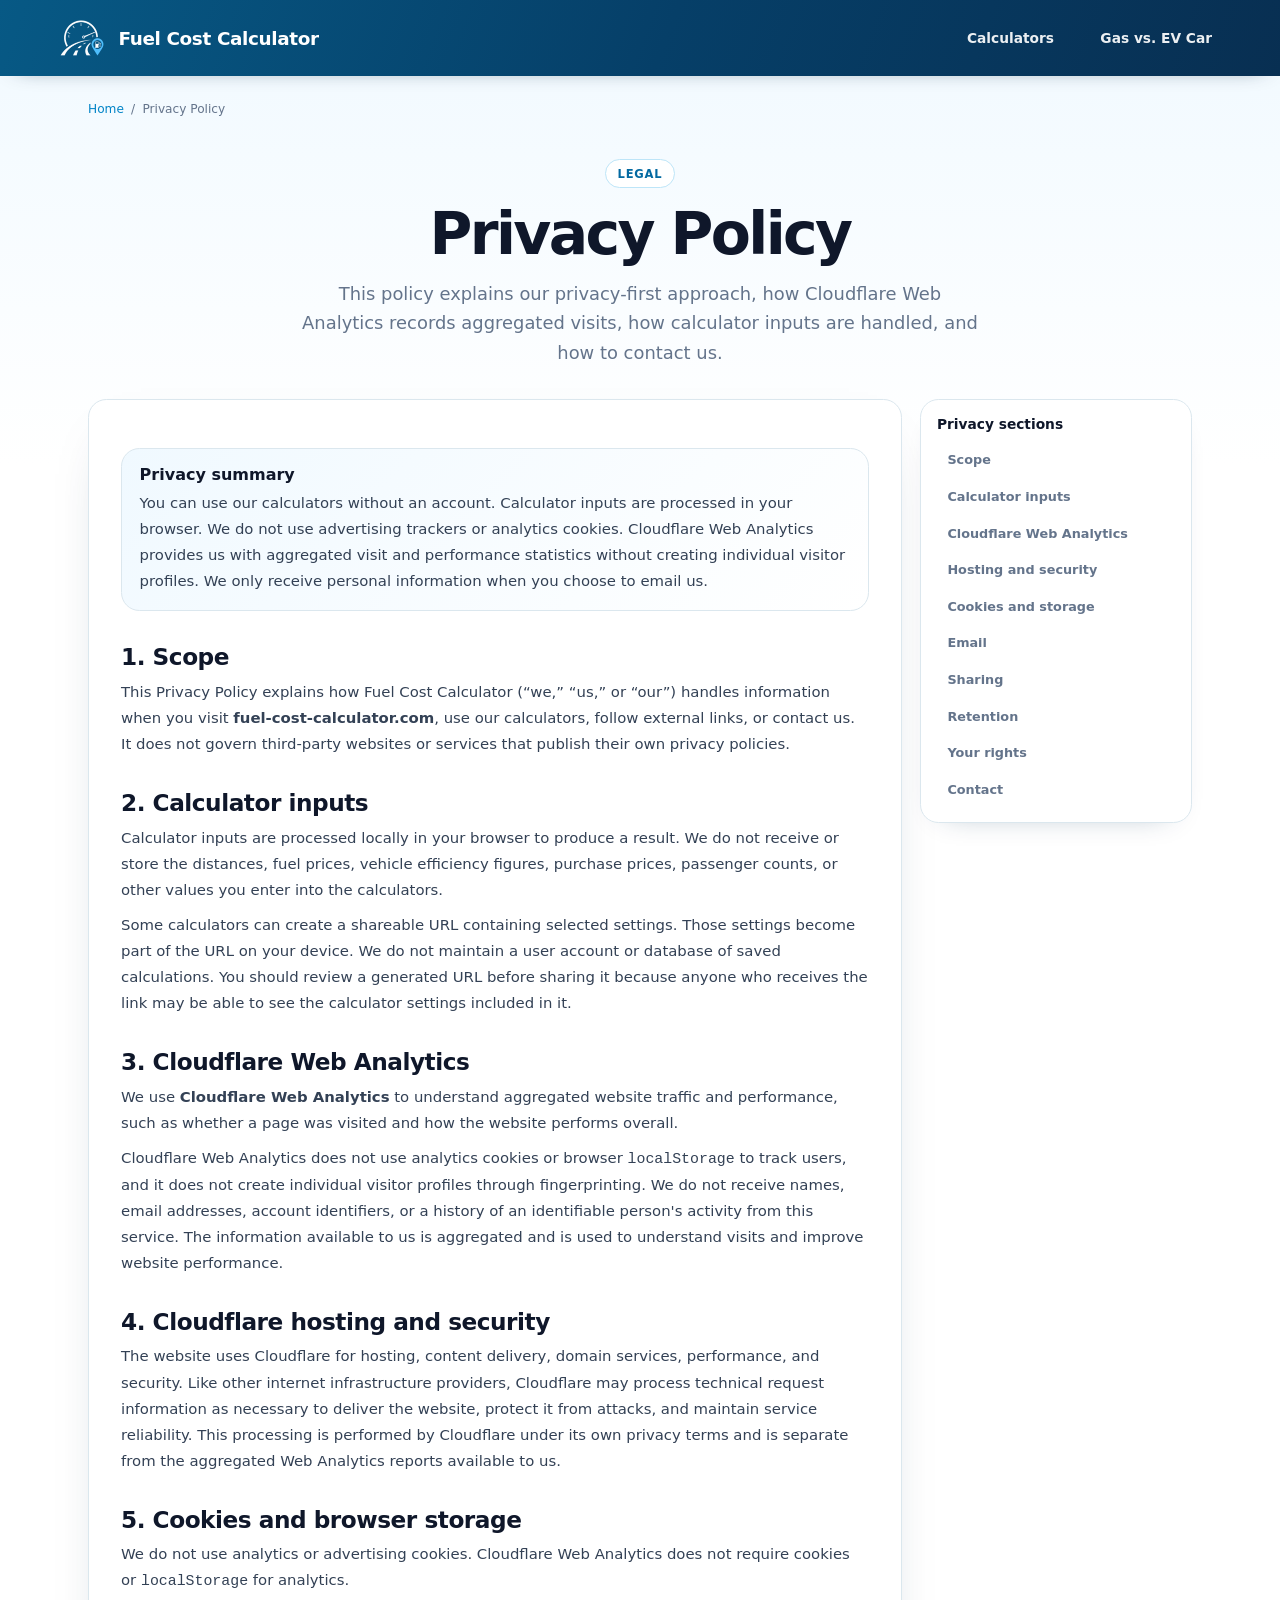
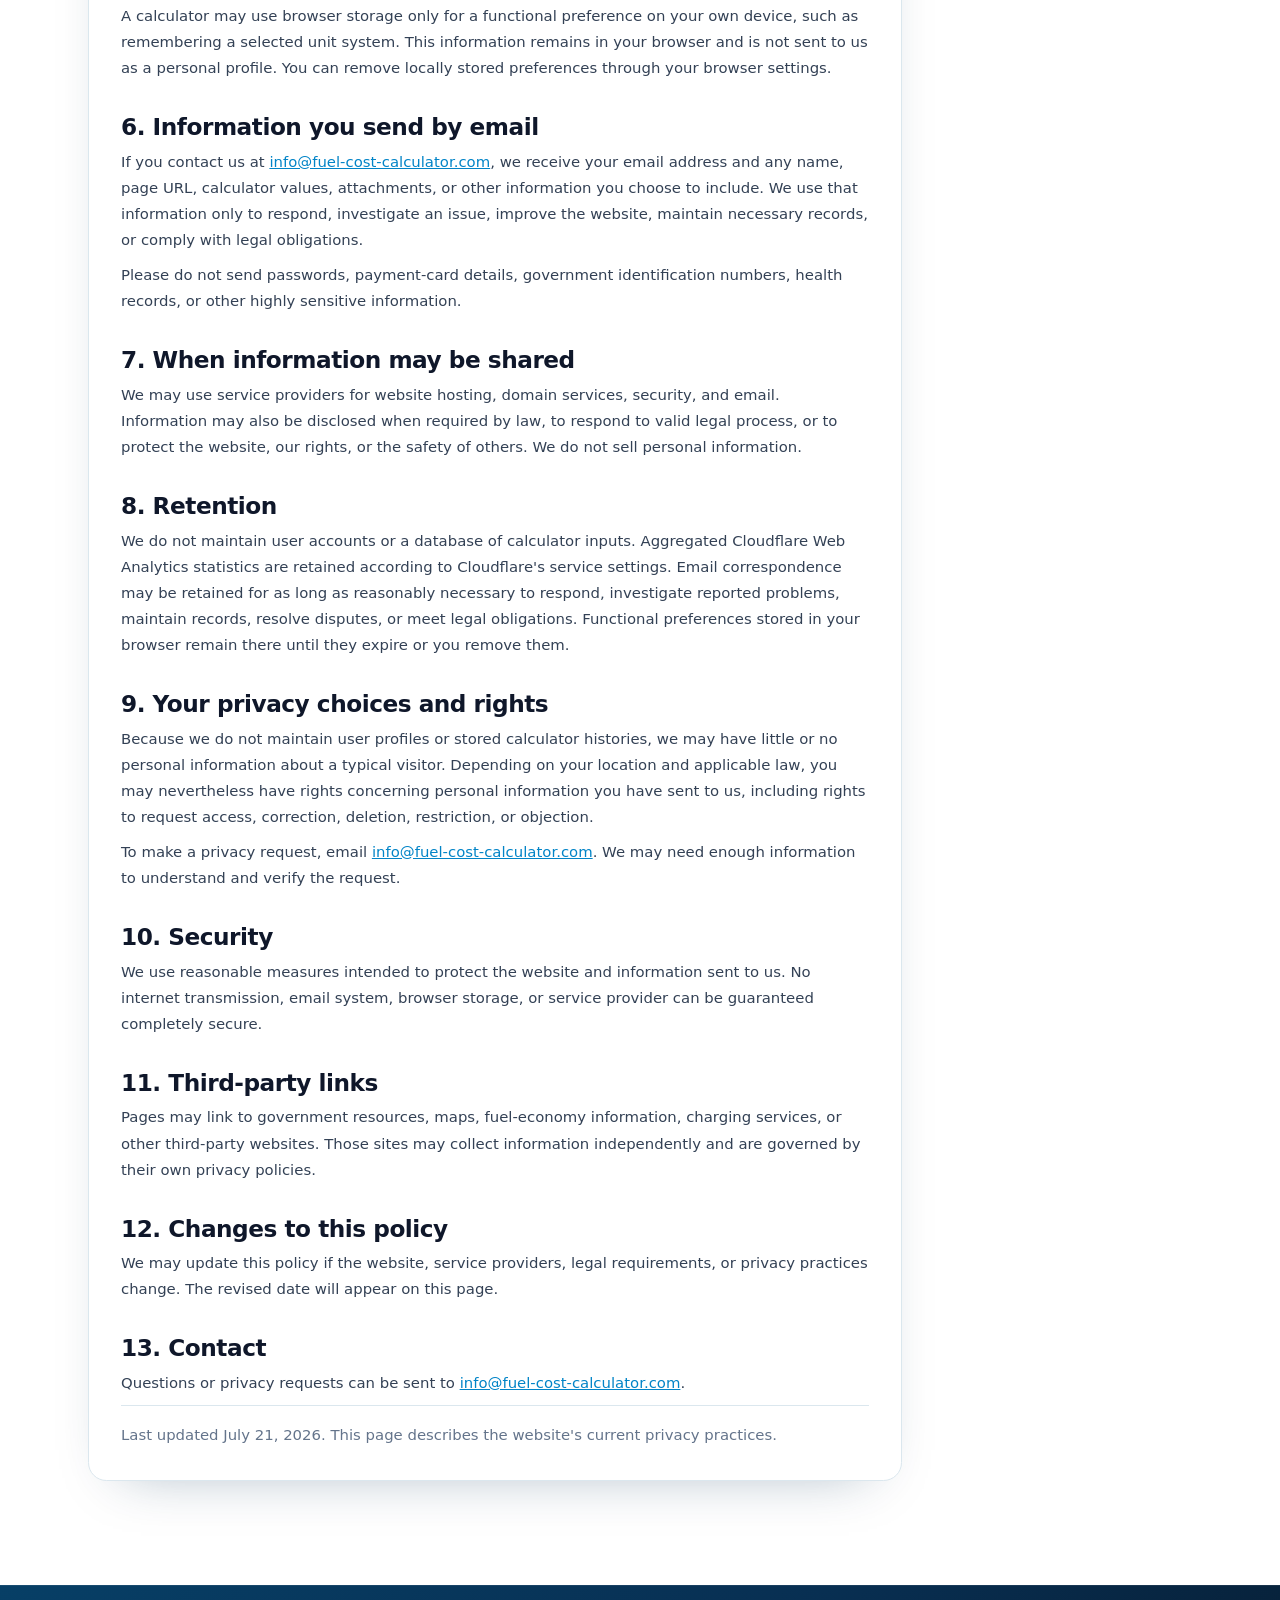
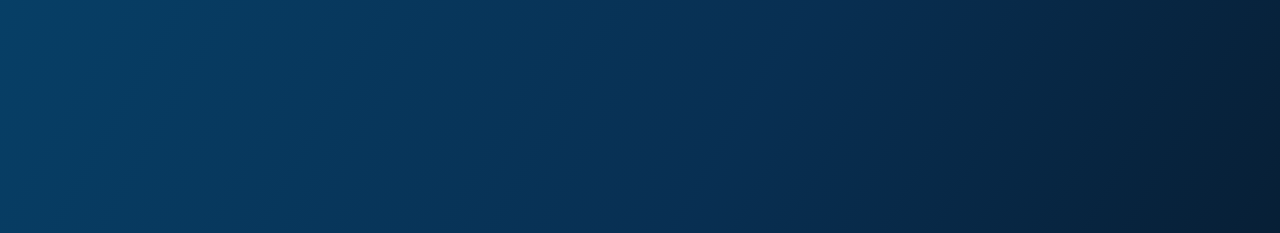
<file: privacy-policy.html>
<!DOCTYPE html>

<html lang="en">
<head>
<meta charset="utf-8"/>
<meta content="width=device-width, initial-scale=1.0" name="viewport"/>
<meta content="index, follow, max-image-preview:large" name="robots"/>
<meta content="#0ea5e9" name="theme-color"/>
<link href="/favicon.v4.png" rel="icon" sizes="96x96" type="image/png"/>
<title>Privacy Policy | Fuel Cost Calculator</title>
<meta content="Read how Fuel Cost Calculator protects visitor privacy, uses privacy-first Cloudflare Web Analytics, processes calculator inputs locally, and handles emails." name="description"/>
<link href="https://fuel-cost-calculator.com/privacy-policy.html" rel="canonical"/>
<meta content="website" property="og:type"/>
<meta content="Fuel Cost Calculator" property="og:site_name"/>
<meta content="Privacy Policy | Fuel Cost Calculator" property="og:title"/>
<meta content="Read how Fuel Cost Calculator protects visitor privacy, uses privacy-first Cloudflare Web Analytics, processes calculator inputs locally, and handles emails." property="og:description"/>
<meta content="https://fuel-cost-calculator.com/privacy-policy.html" property="og:url"/>
<meta content="summary" name="twitter:card"/>
<meta content="Privacy Policy | Fuel Cost Calculator" name="twitter:title"/>
<meta content="Read how Fuel Cost Calculator protects visitor privacy, uses privacy-first Cloudflare Web Analytics, processes calculator inputs locally, and handles emails." name="twitter:description"/>
<link href="/assets/shared-layout.v2.css" rel="stylesheet"/>
<script defer="" src="/assets/shared-layout.v2.js"></script>
<script type="application/ld+json">
{
  "@context": "https://schema.org",
  "@graph": [
    {
      "@type": "WebPage",
      "@id": "https://fuel-cost-calculator.com/privacy-policy.html#webpage",
      "url": "https://fuel-cost-calculator.com/privacy-policy.html",
      "name": "Privacy Policy",
      "description": "Read how Fuel Cost Calculator protects visitor privacy, uses privacy-first Cloudflare Web Analytics, processes calculator inputs locally, and handles emails.",
      "inLanguage": "en-US",
      "dateModified": "2026-07-21",
      "isPartOf": {
        "@id": "https://fuel-cost-calculator.com/#website"
      },
      "breadcrumb": {
        "@id": "https://fuel-cost-calculator.com/privacy-policy.html#breadcrumb"
      }
    },
    {
      "@type": "BreadcrumbList",
      "@id": "https://fuel-cost-calculator.com/privacy-policy.html#breadcrumb",
      "itemListElement": [
        {
          "@type": "ListItem",
          "position": 1,
          "name": "Home",
          "item": "https://fuel-cost-calculator.com/"
        },
        {
          "@type": "ListItem",
          "position": 2,
          "name": "Privacy Policy",
          "item": "https://fuel-cost-calculator.com/privacy-policy.html"
        }
      ]
    }
  ]
}
  </script>
<style>
:root{
  --navy:#082f52;--navy-2:#075985;--blue:#0ea5e9;--blue-2:#0284c7;
  --sky:#f0f9ff;--sky-2:#e0f2fe;--ink:#0f172a;--text:#334155;
  --muted:#64748b;--line:#dbe7ee;--soft:#f8fafc;--white:#fff;
  --green:#0f766e;--orange:#ea580c;--radius:.95rem;--shadow:0 22px 55px -34px rgba(8,47,82,.38);
}
*{box-sizing:border-box}
html{scroll-behavior:smooth;-webkit-text-size-adjust:100%}
body{
  margin:0;min-height:100vh;font-family:ui-sans-serif,system-ui,-apple-system,BlinkMacSystemFont,"Segoe UI",Roboto,Helvetica,Arial,sans-serif;
  color:var(--text);background:
  radial-gradient(54rem 28rem at 90% -8%,rgba(14,165,233,.15),transparent 62%),
  linear-gradient(180deg,var(--sky) 0,#fff 29rem);
  -webkit-font-smoothing:antialiased;
}
a{color:var(--blue-2)}
a:hover{color:var(--navy-2)}
button,input,select,textarea{font:inherit}
.container{width:min(100%,72rem);margin:auto;padding:1.25rem clamp(1rem,4vw,1.5rem) 4rem}
.breadcrumbs{display:flex;gap:.45rem;flex-wrap:wrap;margin:.4rem 0 1.15rem;color:var(--muted);font-size:.76rem}
.breadcrumbs a{text-decoration:none}
.hero{max-width:48rem;margin:0 auto 2rem;text-align:center;padding-top:clamp(.5rem,3vw,1.5rem)}
.eyebrow{display:inline-flex;align-items:center;gap:.42rem;margin-bottom:1rem;padding:.42rem .75rem;border:1px solid #bde5f8;border-radius:999px;background:#fff;color:#0369a1;font-size:.72rem;font-weight:800;letter-spacing:.07em;text-transform:uppercase}
.hero h1{margin:0;color:var(--ink);font-size:clamp(2.2rem,6vw,3.65rem);line-height:1.03;letter-spacing:-.045em}
.hero p{max-width:43rem;margin:.9rem auto 0;color:var(--muted);font-size:clamp(1rem,2vw,1.12rem);line-height:1.65}
.page-shell{display:grid;grid-template-columns:minmax(0,1fr) 17rem;gap:1.15rem;align-items:start}
.content-card,.side-card,.feature-card,.contact-card,.notice{
  border:1px solid var(--line);border-radius:1.15rem;background:#fff;box-shadow:var(--shadow)
}
.content-card{padding:clamp(1.25rem,3vw,2rem)}
.content-card h2{margin:2rem 0 .55rem;color:var(--ink);font-size:clamp(1.2rem,2vw,1.45rem);letter-spacing:-.02em}
.content-card h2:first-child{margin-top:0}
.content-card h3{margin:1.35rem 0 .4rem;color:var(--ink);font-size:1rem}
.content-card p,.content-card li{font-size:.93rem;line-height:1.75}
.content-card p{margin:.55rem 0 0}
.content-card ul,.content-card ol{padding-left:1.25rem}
.content-card li+li{margin-top:.4rem}
.side-card{position:sticky;top:1rem;padding:1rem;box-shadow:0 12px 30px -25px rgba(8,47,82,.45)}
.side-card strong{display:block;color:var(--ink);font-size:.86rem}
.side-nav{display:grid;gap:.25rem;margin-top:.7rem}
.side-nav a{padding:.55rem .65rem;border-radius:.65rem;color:var(--muted);font-size:.8rem;font-weight:650;text-decoration:none}
.side-nav a:hover{background:var(--sky);color:var(--navy-2)}
.notice{margin:1rem 0;padding:1rem 1.1rem;background:linear-gradient(135deg,#f0f9ff,#fff);box-shadow:none}
.notice strong{color:var(--ink)}
.grid-2,.grid-3{display:grid;gap:1rem}
.grid-2{grid-template-columns:repeat(2,minmax(0,1fr))}
.grid-3{grid-template-columns:repeat(3,minmax(0,1fr))}
.feature-card{padding:1.15rem;box-shadow:0 10px 25px -26px rgba(8,47,82,.6)}
.feature-card svg,.icon-circle svg{width:1.35rem;height:1.35rem;fill:none;stroke:currentColor;stroke-width:2;stroke-linecap:round;stroke-linejoin:round}
.icon-circle{display:grid;place-items:center;width:2.65rem;height:2.65rem;margin-bottom:.75rem;border-radius:.8rem;background:var(--sky-2);color:var(--navy-2)}
.feature-card h2,.feature-card h3{margin:0;color:var(--ink);font-size:1rem}
.feature-card p{margin:.4rem 0 0;color:var(--muted);font-size:.84rem;line-height:1.65}
.cta{
  display:flex;align-items:center;justify-content:space-between;gap:1rem;margin-top:1.15rem;padding:1.05rem 1.15rem;
  border:1px solid #bde5f8;border-radius:1rem;background:linear-gradient(135deg,var(--sky),#fff);text-decoration:none
}
.cta strong{display:block;color:var(--ink)}
.cta span span{display:block;margin-top:.2rem;color:var(--muted);font-size:.8rem}
.cta b{flex:0 0 auto;padding:.65rem .85rem;border-radius:.7rem;background:var(--blue-2);color:#fff;font-size:.8rem}
.meta-row{display:flex;justify-content:center;gap:.5rem;flex-wrap:wrap;margin-top:1rem}
.meta-pill{padding:.35rem .65rem;border:1px solid var(--line);border-radius:999px;background:#fff;color:var(--muted);font-size:.72rem;font-weight:650}
.table-wrap{overflow-x:auto;margin-top:.85rem}
table{width:100%;border-collapse:collapse;font-size:.84rem}
th,td{padding:.75rem;border-bottom:1px solid var(--line);text-align:left;vertical-align:top}
th{background:var(--soft);color:var(--ink)}
details{border-bottom:1px solid var(--line)}
summary{position:relative;padding:1rem 2rem 1rem 0;color:var(--ink);font-size:.92rem;font-weight:750;line-height:1.45;cursor:pointer;list-style:none}
summary::-webkit-details-marker{display:none}
summary:after{content:'+';position:absolute;right:.25rem;top:.85rem;color:var(--blue-2);font-size:1.35rem}
details[open] summary:after{content:'−'}
details p{margin:-.2rem 0 1rem;color:var(--muted);font-size:.88rem;line-height:1.7}
.search-box{position:relative;margin-bottom:1rem}
.search-box input{width:100%;min-height:3.1rem;padding:.7rem .9rem .7rem 2.75rem;border:1px solid var(--line);border-radius:.8rem;background:#fff;color:var(--ink);outline:none}
.search-box input:focus{border-color:var(--blue);box-shadow:0 0 0 4px rgba(14,165,233,.13)}
.search-box svg{position:absolute;left:.9rem;top:50%;transform:translateY(-50%);width:1.1rem;height:1.1rem;fill:none;stroke:var(--muted);stroke-width:2}
.faq-group{margin-top:1rem}
.faq-group h2{margin:1.5rem 0 .35rem}
.contact-layout{display:grid;grid-template-columns:.8fr 1.2fr;gap:1rem}
.contact-card{padding:1.25rem}
.contact-card h2{margin:0;color:var(--ink);font-size:1.15rem}
.contact-card p{color:var(--muted);font-size:.88rem;line-height:1.65}
.contact-list{display:grid;gap:.7rem;margin-top:1rem}
.contact-link{display:flex;gap:.75rem;align-items:center;padding:.8rem;border:1px solid var(--line);border-radius:.8rem;text-decoration:none}
.contact-link:hover{background:var(--sky)}
.contact-link strong{display:block;color:var(--ink);font-size:.85rem}
.contact-link span{display:block;margin-top:.12rem;color:var(--muted);font-size:.75rem}
.form-grid{display:grid;grid-template-columns:repeat(2,minmax(0,1fr));gap:.85rem}
.field{display:grid;gap:.35rem}
.field.full{grid-column:1/-1}
.field label{color:var(--ink);font-size:.78rem;font-weight:700}
.field input,.field select,.field textarea{width:100%;border:1px solid var(--line);border-radius:.75rem;background:#fff;padding:.75rem .8rem;outline:none}
.field textarea{min-height:10rem;resize:vertical}
.field input:focus,.field select:focus,.field textarea:focus{border-color:var(--blue);box-shadow:0 0 0 4px rgba(14,165,233,.13)}
.primary-btn{display:inline-flex;align-items:center;justify-content:center;gap:.5rem;min-height:3rem;margin-top:.9rem;padding:.7rem 1rem;border:0;border-radius:.75rem;background:linear-gradient(135deg,var(--blue-2),var(--navy-2));color:#fff;font-weight:750;cursor:pointer}
.primary-btn:hover{filter:brightness(.96)}
.small-note{margin-top:.65rem;color:var(--muted);font-size:.73rem;line-height:1.55}
.updated{margin-top:1.5rem;padding-top:1rem;border-top:1px solid var(--line);color:var(--muted);font-size:.76rem}
.checklist{display:grid;gap:.65rem;margin-top:.8rem;padding:0!important;list-style:none}
.checklist li{display:flex;gap:.6rem}
.checklist svg{flex:0 0 auto;width:1.05rem;height:1.05rem;margin-top:.28rem;fill:none;stroke:var(--green);stroke-width:2.6;stroke-linecap:round;stroke-linejoin:round}
.no-results{display:none;padding:1rem;border:1px dashed var(--line);border-radius:.8rem;color:var(--muted);text-align:center}
@media(max-width:860px){.page-shell,.contact-layout{grid-template-columns:1fr}.side-card{position:static}.grid-3{grid-template-columns:1fr 1fr}}
@media(max-width:620px){.container{padding-inline:.8rem}.grid-2,.grid-3,.form-grid{grid-template-columns:1fr}.field.full{grid-column:auto}.content-card,.contact-card{padding:1.05rem}.cta{align-items:flex-start;flex-direction:column}.cta b{width:100%;text-align:center}}
@media(prefers-reduced-motion:reduce){*{scroll-behavior:auto!important;transition:none!important}}
</style>
</head>
<body>
<div data-shared-header="">
<header class="fuel-site-header">
<div class="fuel-site-header-inner">
<a aria-label="Fuel Cost Calculator home" class="fuel-site-brand" href="/">
<span aria-hidden="true" class="fuel-site-mark"><img alt="" decoding="async" height="157" src="/assets/images/fuel-cost-calculator-logo.v2.webp" width="192"/></span>
<span class="fuel-site-title">Fuel Cost Calculator</span>
</a>
<nav aria-label="Primary navigation" class="fuel-site-nav">
<a href="/">Calculators</a>
<a href="/gas-vs-electric-calculator.html">Gas vs. EV Car</a>
</nav>
</div>
</header>
</div>
<div class="container">
<nav aria-label="Breadcrumb" class="breadcrumbs">
<a href="/">Home</a><span aria-hidden="true">/</span><span>Privacy Policy</span>
</nav>
<header class="hero">
<span class="eyebrow">Legal</span>
<h1>Privacy Policy</h1>
<p>This policy explains our privacy-first approach, how Cloudflare Web Analytics records aggregated visits, how calculator inputs are handled, and how to contact us.</p>
</header>
<main>
<div class="page-shell">
<article class="content-card">
<div class="notice">
<strong>Privacy summary</strong>
<p style="margin:.35rem 0 0">
    You can use our calculators without an account. Calculator inputs are processed in your browser.
    We do not use advertising trackers or analytics cookies. Cloudflare Web Analytics provides us
    with aggregated visit and performance statistics without creating individual visitor profiles.
    We only receive personal information when you choose to email us.
  </p>
</div>
<h2 id="scope">1. Scope</h2>
<p>
  This Privacy Policy explains how Fuel Cost Calculator (“we,” “us,” or “our”) handles information when
  you visit <strong>fuel-cost-calculator.com</strong>, use our calculators, follow external links, or contact us.
  It does not govern third-party websites or services that publish their own privacy policies.
</p>
<h2 id="calculator-inputs">2. Calculator inputs</h2>
<p>
  Calculator inputs are processed locally in your browser to produce a result. We do not receive or store
  the distances, fuel prices, vehicle efficiency figures, purchase prices, passenger counts, or other values
  you enter into the calculators.
</p>
<p>
  Some calculators can create a shareable URL containing selected settings. Those settings become part of
  the URL on your device. We do not maintain a user account or database of saved calculations. You should
  review a generated URL before sharing it because anyone who receives the link may be able to see the
  calculator settings included in it.
</p>
<h2 id="web-analytics">3. Cloudflare Web Analytics</h2>
<p>
  We use <strong>Cloudflare Web Analytics</strong> to understand aggregated website traffic and performance,
  such as whether a page was visited and how the website performs overall.
</p>
<p>
  Cloudflare Web Analytics does not use analytics cookies or browser <code>localStorage</code> to track users,
  and it does not create individual visitor profiles through fingerprinting. We do not receive names,
  email addresses, account identifiers, or a history of an identifiable person's activity from this service.
  The information available to us is aggregated and is used to understand visits and improve website performance.
</p>
<h2 id="cloudflare">4. Cloudflare hosting and security</h2>
<p>
  The website uses Cloudflare for hosting, content delivery, domain services, performance, and security.
  Like other internet infrastructure providers, Cloudflare may process technical request information as
  necessary to deliver the website, protect it from attacks, and maintain service reliability. This processing
  is performed by Cloudflare under its own privacy terms and is separate from the aggregated Web Analytics
  reports available to us.
</p>
<h2 id="cookies">5. Cookies and browser storage</h2>
<p>
  We do not use analytics or advertising cookies. Cloudflare Web Analytics does not require cookies or
  <code>localStorage</code> for analytics.
</p>
<p>
  A calculator may use browser storage only for a functional preference on your own device, such as remembering
  a selected unit system. This information remains in your browser and is not sent to us as a personal profile.
  You can remove locally stored preferences through your browser settings.
</p>
<h2 id="email">6. Information you send by email</h2>
<p>
  If you contact us at
  <a href="mailto:info@fuel-cost-calculator.com">info@fuel-cost-calculator.com</a>,
  we receive your email address and any name, page URL, calculator values, attachments, or other information
  you choose to include. We use that information only to respond, investigate an issue, improve the website,
  maintain necessary records, or comply with legal obligations.
</p>
<p>
  Please do not send passwords, payment-card details, government identification numbers, health records,
  or other highly sensitive information.
</p>
<h2 id="sharing">7. When information may be shared</h2>
<p>
  We may use service providers for website hosting, domain services, security, and email. Information may also
  be disclosed when required by law, to respond to valid legal process, or to protect the website, our rights,
  or the safety of others. We do not sell personal information.
</p>
<h2 id="retention">8. Retention</h2>
<p>
  We do not maintain user accounts or a database of calculator inputs. Aggregated Cloudflare Web Analytics
  statistics are retained according to Cloudflare's service settings. Email correspondence may be retained
  for as long as reasonably necessary to respond, investigate reported problems, maintain records, resolve
  disputes, or meet legal obligations. Functional preferences stored in your browser remain there until they
  expire or you remove them.
</p>
<h2 id="rights">9. Your privacy choices and rights</h2>
<p>
  Because we do not maintain user profiles or stored calculator histories, we may have little or no personal
  information about a typical visitor. Depending on your location and applicable law, you may nevertheless
  have rights concerning personal information you have sent to us, including rights to request access,
  correction, deletion, restriction, or objection.
</p>
<p>
  To make a privacy request, email
  <a href="mailto:info@fuel-cost-calculator.com">info@fuel-cost-calculator.com</a>.
  We may need enough information to understand and verify the request.
</p>
<h2 id="security">10. Security</h2>
<p>
  We use reasonable measures intended to protect the website and information sent to us. No internet
  transmission, email system, browser storage, or service provider can be guaranteed completely secure.
</p>
<h2 id="links">11. Third-party links</h2>
<p>
  Pages may link to government resources, maps, fuel-economy information, charging services, or other
  third-party websites. Those sites may collect information independently and are governed by their own
  privacy policies.
</p>
<h2 id="changes">12. Changes to this policy</h2>
<p>
  We may update this policy if the website, service providers, legal requirements, or privacy practices change.
  The revised date will appear on this page.
</p>
<h2 id="contact">13. Contact</h2>
<p>
  Questions or privacy requests can be sent to
  <a href="mailto:info@fuel-cost-calculator.com">info@fuel-cost-calculator.com</a>.
</p>
<p class="updated">
  Last updated July 21, 2026. This page describes the website's current privacy practices.
</p>
</article>
<aside class="side-card">
<strong>Privacy sections</strong>
<nav aria-label="Privacy Policy sections" class="side-nav">
<a href="#scope">Scope</a>
<a href="#calculator-inputs">Calculator inputs</a>
<a href="#web-analytics">Cloudflare Web Analytics</a>
<a href="#cloudflare">Hosting and security</a>
<a href="#cookies">Cookies and storage</a>
<a href="#email">Email</a>
<a href="#sharing">Sharing</a>
<a href="#retention">Retention</a>
<a href="#rights">Your rights</a>
<a href="#contact">Contact</a>
</nav>
</aside>
</div>
</main>
</div>
<div data-shared-footer=""></div>
</body>
</html>
</file>
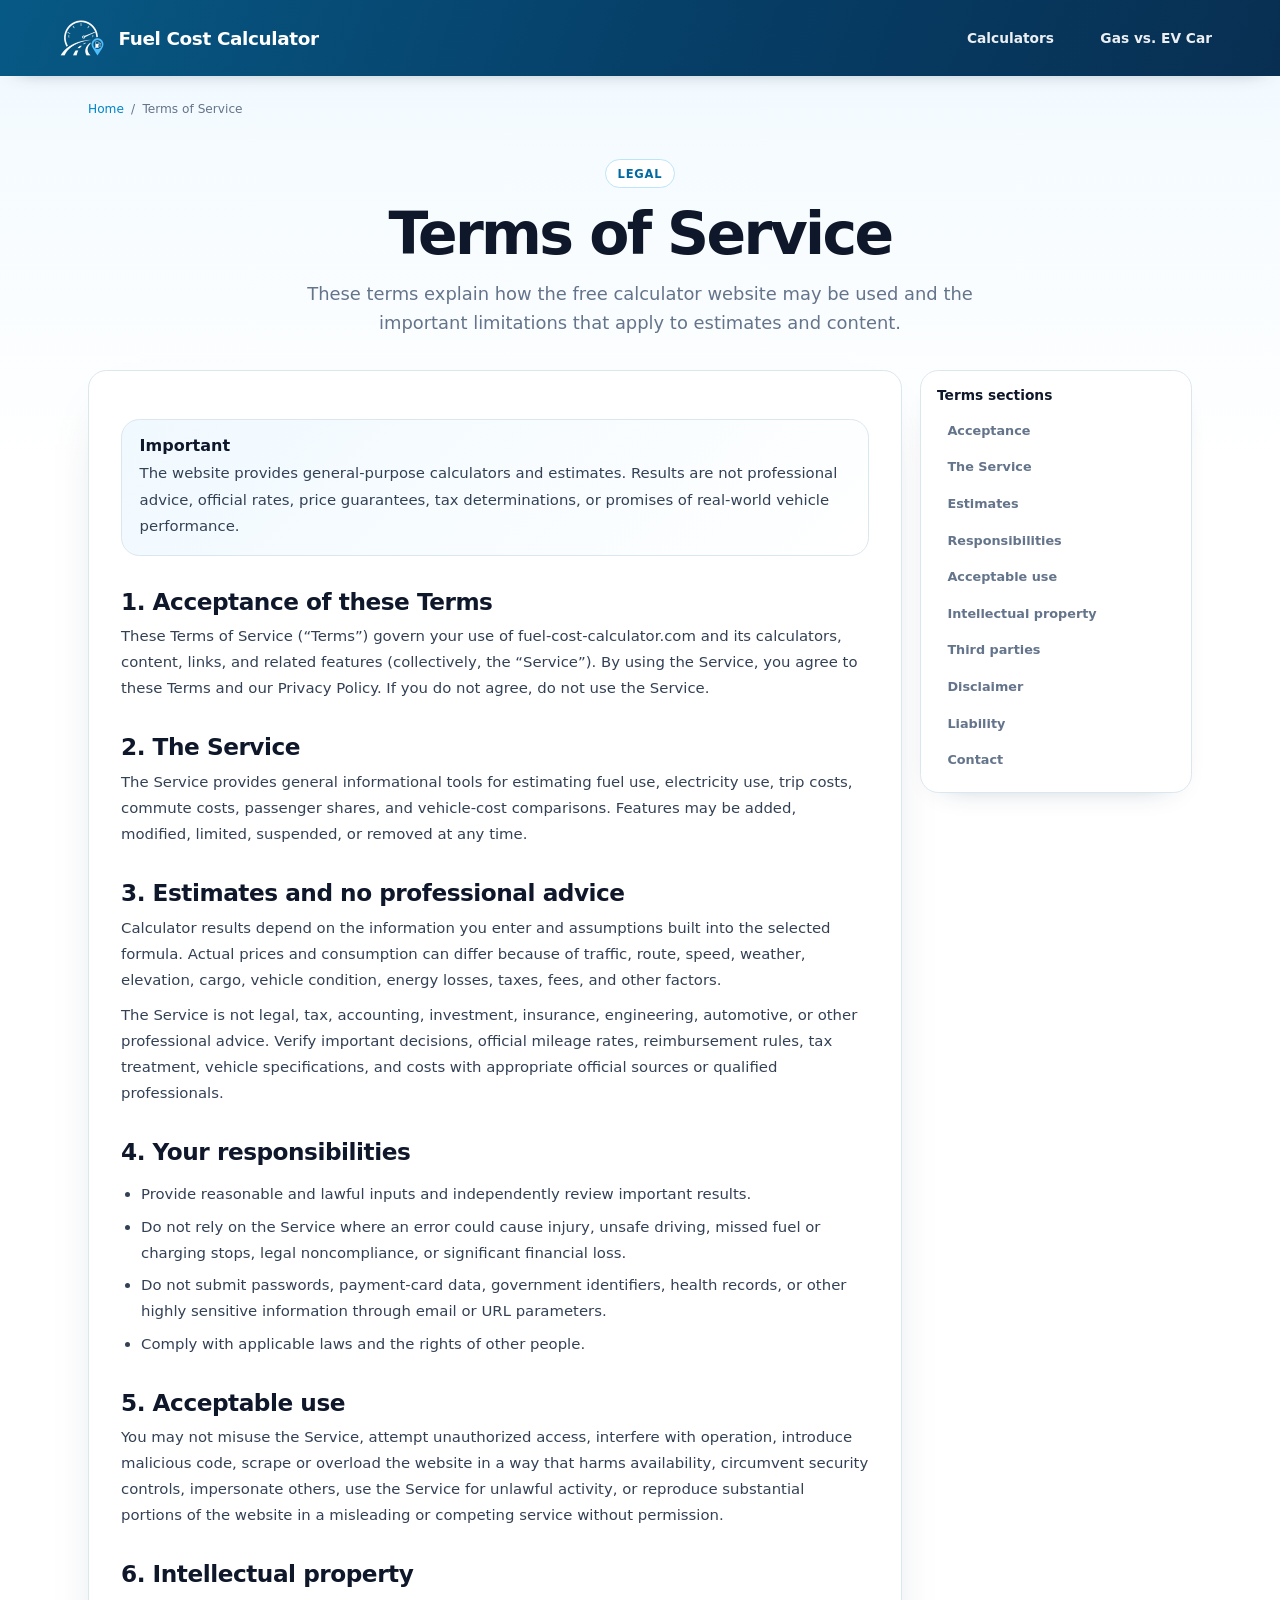
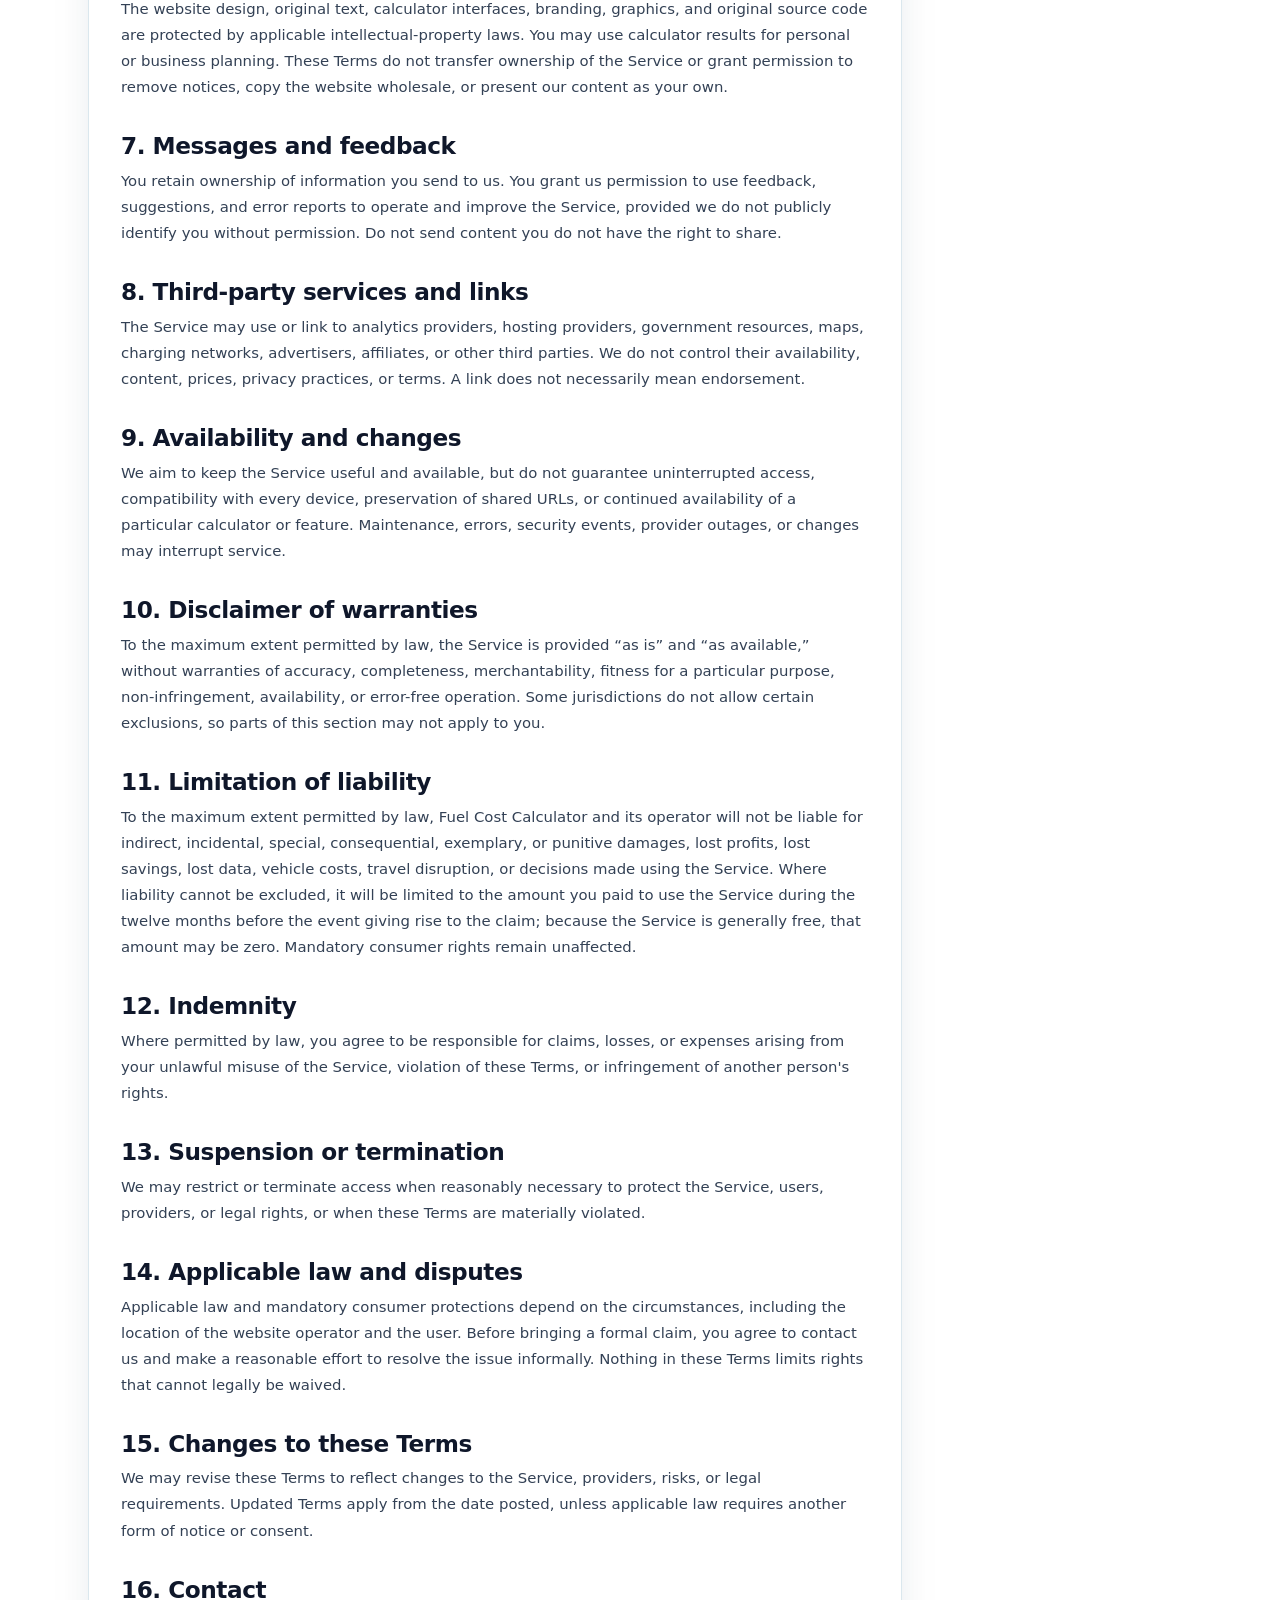
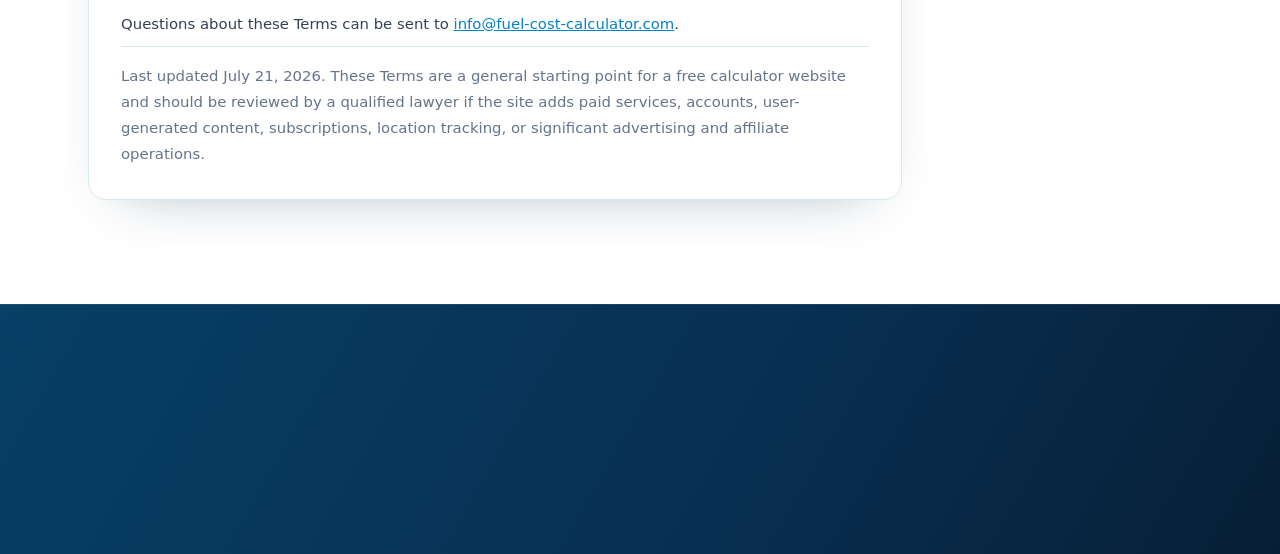
<file: terms-of-service.html>
<!DOCTYPE html>
<html lang="en">
<head>
  <meta charset="UTF-8">
  <meta name="viewport" content="width=device-width, initial-scale=1.0">
  <meta name="robots" content="index, follow, max-image-preview:large">
  <meta name="theme-color" content="#0ea5e9">
  <link rel="icon" href="/favicon.v4.png" type="image/png" sizes="96x96">
  <title>Terms of Service | Fuel Cost Calculator</title>
  <meta name="description" content="Read the terms for using Fuel Cost Calculator, including estimate limitations, acceptable use, intellectual property, and liability.">
  <link rel="canonical" href="https://fuel-cost-calculator.com/terms-of-service.html">
  <meta property="og:type" content="website">
  <meta property="og:site_name" content="Fuel Cost Calculator">
  <meta property="og:title" content="Terms of Service | Fuel Cost Calculator">
  <meta property="og:description" content="Read the terms for using Fuel Cost Calculator, including estimate limitations, acceptable use, intellectual property, and liability.">
  <meta property="og:url" content="https://fuel-cost-calculator.com/terms-of-service.html">
  <meta name="twitter:card" content="summary">
  <meta name="twitter:title" content="Terms of Service | Fuel Cost Calculator">
  <meta name="twitter:description" content="Read the terms for using Fuel Cost Calculator, including estimate limitations, acceptable use, intellectual property, and liability.">
  <link rel="stylesheet" href="/assets/shared-layout.v2.css">
  <script src="/assets/shared-layout.v2.js" defer></script>
  <script type="application/ld+json">
{
  "@context": "https://schema.org",
  "@graph": [
    {
      "@type": "WebPage",
      "@id": "https://fuel-cost-calculator.com/terms-of-service.html#webpage",
      "url": "https://fuel-cost-calculator.com/terms-of-service.html",
      "name": "Terms of Service",
      "description": "Read the terms for using Fuel Cost Calculator, including estimate limitations, acceptable use, intellectual property, and liability.",
      "inLanguage": "en-US",
      "dateModified": "2026-07-21",
      "isPartOf": {
        "@id": "https://fuel-cost-calculator.com/#website"
      },
      "breadcrumb": {
        "@id": "https://fuel-cost-calculator.com/terms-of-service.html#breadcrumb"
      }
    },
    {
      "@type": "BreadcrumbList",
      "@id": "https://fuel-cost-calculator.com/terms-of-service.html#breadcrumb",
      "itemListElement": [
        {
          "@type": "ListItem",
          "position": 1,
          "name": "Home",
          "item": "https://fuel-cost-calculator.com/"
        },
        {
          "@type": "ListItem",
          "position": 2,
          "name": "Terms of Service",
          "item": "https://fuel-cost-calculator.com/terms-of-service.html"
        }
      ]
    }
  ]
}
  </script>
  <style>
:root{
  --navy:#082f52;--navy-2:#075985;--blue:#0ea5e9;--blue-2:#0284c7;
  --sky:#f0f9ff;--sky-2:#e0f2fe;--ink:#0f172a;--text:#334155;
  --muted:#64748b;--line:#dbe7ee;--soft:#f8fafc;--white:#fff;
  --green:#0f766e;--orange:#ea580c;--radius:.95rem;--shadow:0 22px 55px -34px rgba(8,47,82,.38);
}
*{box-sizing:border-box}
html{scroll-behavior:smooth;-webkit-text-size-adjust:100%}
body{
  margin:0;min-height:100vh;font-family:ui-sans-serif,system-ui,-apple-system,BlinkMacSystemFont,"Segoe UI",Roboto,Helvetica,Arial,sans-serif;
  color:var(--text);background:
  radial-gradient(54rem 28rem at 90% -8%,rgba(14,165,233,.15),transparent 62%),
  linear-gradient(180deg,var(--sky) 0,#fff 29rem);
  -webkit-font-smoothing:antialiased;
}
a{color:var(--blue-2)}
a:hover{color:var(--navy-2)}
button,input,select,textarea{font:inherit}
.container{width:min(100%,72rem);margin:auto;padding:1.25rem clamp(1rem,4vw,1.5rem) 4rem}
.breadcrumbs{display:flex;gap:.45rem;flex-wrap:wrap;margin:.4rem 0 1.15rem;color:var(--muted);font-size:.76rem}
.breadcrumbs a{text-decoration:none}
.hero{max-width:48rem;margin:0 auto 2rem;text-align:center;padding-top:clamp(.5rem,3vw,1.5rem)}
.eyebrow{display:inline-flex;align-items:center;gap:.42rem;margin-bottom:1rem;padding:.42rem .75rem;border:1px solid #bde5f8;border-radius:999px;background:#fff;color:#0369a1;font-size:.72rem;font-weight:800;letter-spacing:.07em;text-transform:uppercase}
.hero h1{margin:0;color:var(--ink);font-size:clamp(2.2rem,6vw,3.65rem);line-height:1.03;letter-spacing:-.045em}
.hero p{max-width:43rem;margin:.9rem auto 0;color:var(--muted);font-size:clamp(1rem,2vw,1.12rem);line-height:1.65}
.page-shell{display:grid;grid-template-columns:minmax(0,1fr) 17rem;gap:1.15rem;align-items:start}
.content-card,.side-card,.feature-card,.contact-card,.notice{
  border:1px solid var(--line);border-radius:1.15rem;background:#fff;box-shadow:var(--shadow)
}
.content-card{padding:clamp(1.25rem,3vw,2rem)}
.content-card h2{margin:2rem 0 .55rem;color:var(--ink);font-size:clamp(1.2rem,2vw,1.45rem);letter-spacing:-.02em}
.content-card h2:first-child{margin-top:0}
.content-card h3{margin:1.35rem 0 .4rem;color:var(--ink);font-size:1rem}
.content-card p,.content-card li{font-size:.93rem;line-height:1.75}
.content-card p{margin:.55rem 0 0}
.content-card ul,.content-card ol{padding-left:1.25rem}
.content-card li+li{margin-top:.4rem}
.side-card{position:sticky;top:1rem;padding:1rem;box-shadow:0 12px 30px -25px rgba(8,47,82,.45)}
.side-card strong{display:block;color:var(--ink);font-size:.86rem}
.side-nav{display:grid;gap:.25rem;margin-top:.7rem}
.side-nav a{padding:.55rem .65rem;border-radius:.65rem;color:var(--muted);font-size:.8rem;font-weight:650;text-decoration:none}
.side-nav a:hover{background:var(--sky);color:var(--navy-2)}
.notice{margin:1rem 0;padding:1rem 1.1rem;background:linear-gradient(135deg,#f0f9ff,#fff);box-shadow:none}
.notice strong{color:var(--ink)}
.grid-2,.grid-3{display:grid;gap:1rem}
.grid-2{grid-template-columns:repeat(2,minmax(0,1fr))}
.grid-3{grid-template-columns:repeat(3,minmax(0,1fr))}
.feature-card{padding:1.15rem;box-shadow:0 10px 25px -26px rgba(8,47,82,.6)}
.feature-card svg,.icon-circle svg{width:1.35rem;height:1.35rem;fill:none;stroke:currentColor;stroke-width:2;stroke-linecap:round;stroke-linejoin:round}
.icon-circle{display:grid;place-items:center;width:2.65rem;height:2.65rem;margin-bottom:.75rem;border-radius:.8rem;background:var(--sky-2);color:var(--navy-2)}
.feature-card h2,.feature-card h3{margin:0;color:var(--ink);font-size:1rem}
.feature-card p{margin:.4rem 0 0;color:var(--muted);font-size:.84rem;line-height:1.65}
.cta{
  display:flex;align-items:center;justify-content:space-between;gap:1rem;margin-top:1.15rem;padding:1.05rem 1.15rem;
  border:1px solid #bde5f8;border-radius:1rem;background:linear-gradient(135deg,var(--sky),#fff);text-decoration:none
}
.cta strong{display:block;color:var(--ink)}
.cta span span{display:block;margin-top:.2rem;color:var(--muted);font-size:.8rem}
.cta b{flex:0 0 auto;padding:.65rem .85rem;border-radius:.7rem;background:var(--blue-2);color:#fff;font-size:.8rem}
.meta-row{display:flex;justify-content:center;gap:.5rem;flex-wrap:wrap;margin-top:1rem}
.meta-pill{padding:.35rem .65rem;border:1px solid var(--line);border-radius:999px;background:#fff;color:var(--muted);font-size:.72rem;font-weight:650}
.table-wrap{overflow-x:auto;margin-top:.85rem}
table{width:100%;border-collapse:collapse;font-size:.84rem}
th,td{padding:.75rem;border-bottom:1px solid var(--line);text-align:left;vertical-align:top}
th{background:var(--soft);color:var(--ink)}
details{border-bottom:1px solid var(--line)}
summary{position:relative;padding:1rem 2rem 1rem 0;color:var(--ink);font-size:.92rem;font-weight:750;line-height:1.45;cursor:pointer;list-style:none}
summary::-webkit-details-marker{display:none}
summary:after{content:'+';position:absolute;right:.25rem;top:.85rem;color:var(--blue-2);font-size:1.35rem}
details[open] summary:after{content:'−'}
details p{margin:-.2rem 0 1rem;color:var(--muted);font-size:.88rem;line-height:1.7}
.search-box{position:relative;margin-bottom:1rem}
.search-box input{width:100%;min-height:3.1rem;padding:.7rem .9rem .7rem 2.75rem;border:1px solid var(--line);border-radius:.8rem;background:#fff;color:var(--ink);outline:none}
.search-box input:focus{border-color:var(--blue);box-shadow:0 0 0 4px rgba(14,165,233,.13)}
.search-box svg{position:absolute;left:.9rem;top:50%;transform:translateY(-50%);width:1.1rem;height:1.1rem;fill:none;stroke:var(--muted);stroke-width:2}
.faq-group{margin-top:1rem}
.faq-group h2{margin:1.5rem 0 .35rem}
.contact-layout{display:grid;grid-template-columns:.8fr 1.2fr;gap:1rem}
.contact-card{padding:1.25rem}
.contact-card h2{margin:0;color:var(--ink);font-size:1.15rem}
.contact-card p{color:var(--muted);font-size:.88rem;line-height:1.65}
.contact-list{display:grid;gap:.7rem;margin-top:1rem}
.contact-link{display:flex;gap:.75rem;align-items:center;padding:.8rem;border:1px solid var(--line);border-radius:.8rem;text-decoration:none}
.contact-link:hover{background:var(--sky)}
.contact-link strong{display:block;color:var(--ink);font-size:.85rem}
.contact-link span{display:block;margin-top:.12rem;color:var(--muted);font-size:.75rem}
.form-grid{display:grid;grid-template-columns:repeat(2,minmax(0,1fr));gap:.85rem}
.field{display:grid;gap:.35rem}
.field.full{grid-column:1/-1}
.field label{color:var(--ink);font-size:.78rem;font-weight:700}
.field input,.field select,.field textarea{width:100%;border:1px solid var(--line);border-radius:.75rem;background:#fff;padding:.75rem .8rem;outline:none}
.field textarea{min-height:10rem;resize:vertical}
.field input:focus,.field select:focus,.field textarea:focus{border-color:var(--blue);box-shadow:0 0 0 4px rgba(14,165,233,.13)}
.primary-btn{display:inline-flex;align-items:center;justify-content:center;gap:.5rem;min-height:3rem;margin-top:.9rem;padding:.7rem 1rem;border:0;border-radius:.75rem;background:linear-gradient(135deg,var(--blue-2),var(--navy-2));color:#fff;font-weight:750;cursor:pointer}
.primary-btn:hover{filter:brightness(.96)}
.small-note{margin-top:.65rem;color:var(--muted);font-size:.73rem;line-height:1.55}
.updated{margin-top:1.5rem;padding-top:1rem;border-top:1px solid var(--line);color:var(--muted);font-size:.76rem}
.checklist{display:grid;gap:.65rem;margin-top:.8rem;padding:0!important;list-style:none}
.checklist li{display:flex;gap:.6rem}
.checklist svg{flex:0 0 auto;width:1.05rem;height:1.05rem;margin-top:.28rem;fill:none;stroke:var(--green);stroke-width:2.6;stroke-linecap:round;stroke-linejoin:round}
.no-results{display:none;padding:1rem;border:1px dashed var(--line);border-radius:.8rem;color:var(--muted);text-align:center}
@media(max-width:860px){.page-shell,.contact-layout{grid-template-columns:1fr}.side-card{position:static}.grid-3{grid-template-columns:1fr 1fr}}
@media(max-width:620px){.container{padding-inline:.8rem}.grid-2,.grid-3,.form-grid{grid-template-columns:1fr}.field.full{grid-column:auto}.content-card,.contact-card{padding:1.05rem}.cta{align-items:flex-start;flex-direction:column}.cta b{width:100%;text-align:center}}
@media(prefers-reduced-motion:reduce){*{scroll-behavior:auto!important;transition:none!important}}
</style>
  
</head>
<body>
  <div data-shared-header>
    <header class="fuel-site-header">
      <div class="fuel-site-header-inner">
        <a class="fuel-site-brand" href="/" aria-label="Fuel Cost Calculator home">
          <span class="fuel-site-mark" aria-hidden="true"><img src="/assets/images/fuel-cost-calculator-logo.v2.webp" alt="" width="192" height="157" decoding="async"></span>
          <span class="fuel-site-title">Fuel Cost Calculator</span>
        </a>
        <nav class="fuel-site-nav" aria-label="Primary navigation">
          <a href="/">Calculators</a>
          <a href="/gas-vs-electric-calculator.html">Gas vs. EV Car</a>
        </nav>
      </div>
    </header>
  </div>
  <div class="container">
    <nav class="breadcrumbs" aria-label="Breadcrumb">
      <a href="/">Home</a><span aria-hidden="true">/</span><span>Terms of Service</span>
    </nav>
    <header class="hero">
      <span class="eyebrow">Legal</span>
      <h1>Terms of Service</h1>
      <p>These terms explain how the free calculator website may be used and the important limitations that apply to estimates and content.</p>
    </header>
    <main>
<div class="page-shell">
  <article class="content-card">
    <div class="notice">
      <strong>Important</strong>
      <p style="margin:.35rem 0 0">The website provides general-purpose calculators and estimates. Results are not professional advice, official rates, price guarantees, tax determinations, or promises of real-world vehicle performance.</p>
    </div>

    <h2 id="acceptance">1. Acceptance of these Terms</h2>
    <p>These Terms of Service (“Terms”) govern your use of fuel-cost-calculator.com and its calculators, content, links, and related features (collectively, the “Service”). By using the Service, you agree to these Terms and our Privacy Policy. If you do not agree, do not use the Service.</p>

    <h2 id="service">2. The Service</h2>
    <p>The Service provides general informational tools for estimating fuel use, electricity use, trip costs, commute costs, passenger shares, and vehicle-cost comparisons. Features may be added, modified, limited, suspended, or removed at any time.</p>

    <h2 id="estimates">3. Estimates and no professional advice</h2>
    <p>Calculator results depend on the information you enter and assumptions built into the selected formula. Actual prices and consumption can differ because of traffic, route, speed, weather, elevation, cargo, vehicle condition, energy losses, taxes, fees, and other factors.</p>
    <p>The Service is not legal, tax, accounting, investment, insurance, engineering, automotive, or other professional advice. Verify important decisions, official mileage rates, reimbursement rules, tax treatment, vehicle specifications, and costs with appropriate official sources or qualified professionals.</p>

    <h2 id="responsibility">4. Your responsibilities</h2>
    <ul>
      <li>Provide reasonable and lawful inputs and independently review important results.</li>
      <li>Do not rely on the Service where an error could cause injury, unsafe driving, missed fuel or charging stops, legal noncompliance, or significant financial loss.</li>
      <li>Do not submit passwords, payment-card data, government identifiers, health records, or other highly sensitive information through email or URL parameters.</li>
      <li>Comply with applicable laws and the rights of other people.</li>
    </ul>

    <h2 id="acceptable-use">5. Acceptable use</h2>
    <p>You may not misuse the Service, attempt unauthorized access, interfere with operation, introduce malicious code, scrape or overload the website in a way that harms availability, circumvent security controls, impersonate others, use the Service for unlawful activity, or reproduce substantial portions of the website in a misleading or competing service without permission.</p>

    <h2 id="intellectual-property">6. Intellectual property</h2>
    <p>The website design, original text, calculator interfaces, branding, graphics, and original source code are protected by applicable intellectual-property laws. You may use calculator results for personal or business planning. These Terms do not transfer ownership of the Service or grant permission to remove notices, copy the website wholesale, or present our content as your own.</p>

    <h2 id="user-content">7. Messages and feedback</h2>
    <p>You retain ownership of information you send to us. You grant us permission to use feedback, suggestions, and error reports to operate and improve the Service, provided we do not publicly identify you without permission. Do not send content you do not have the right to share.</p>

    <h2 id="third-party">8. Third-party services and links</h2>
    <p>The Service may use or link to analytics providers, hosting providers, government resources, maps, charging networks, advertisers, affiliates, or other third parties. We do not control their availability, content, prices, privacy practices, or terms. A link does not necessarily mean endorsement.</p>

    <h2 id="availability">9. Availability and changes</h2>
    <p>We aim to keep the Service useful and available, but do not guarantee uninterrupted access, compatibility with every device, preservation of shared URLs, or continued availability of a particular calculator or feature. Maintenance, errors, security events, provider outages, or changes may interrupt service.</p>

    <h2 id="disclaimer">10. Disclaimer of warranties</h2>
    <p>To the maximum extent permitted by law, the Service is provided “as is” and “as available,” without warranties of accuracy, completeness, merchantability, fitness for a particular purpose, non-infringement, availability, or error-free operation. Some jurisdictions do not allow certain exclusions, so parts of this section may not apply to you.</p>

    <h2 id="liability">11. Limitation of liability</h2>
    <p>To the maximum extent permitted by law, Fuel Cost Calculator and its operator will not be liable for indirect, incidental, special, consequential, exemplary, or punitive damages, lost profits, lost savings, lost data, vehicle costs, travel disruption, or decisions made using the Service. Where liability cannot be excluded, it will be limited to the amount you paid to use the Service during the twelve months before the event giving rise to the claim; because the Service is generally free, that amount may be zero. Mandatory consumer rights remain unaffected.</p>

    <h2 id="indemnity">12. Indemnity</h2>
    <p>Where permitted by law, you agree to be responsible for claims, losses, or expenses arising from your unlawful misuse of the Service, violation of these Terms, or infringement of another person's rights.</p>

    <h2 id="termination">13. Suspension or termination</h2>
    <p>We may restrict or terminate access when reasonably necessary to protect the Service, users, providers, or legal rights, or when these Terms are materially violated.</p>

    <h2 id="law">14. Applicable law and disputes</h2>
    <p>Applicable law and mandatory consumer protections depend on the circumstances, including the location of the website operator and the user. Before bringing a formal claim, you agree to contact us and make a reasonable effort to resolve the issue informally. Nothing in these Terms limits rights that cannot legally be waived.</p>

    <h2 id="changes">15. Changes to these Terms</h2>
    <p>We may revise these Terms to reflect changes to the Service, providers, risks, or legal requirements. Updated Terms apply from the date posted, unless applicable law requires another form of notice or consent.</p>

    <h2 id="contact">16. Contact</h2>
    <p>Questions about these Terms can be sent to <a href="mailto:info@fuel-cost-calculator.com">info@fuel-cost-calculator.com</a>.</p>

    <p class="updated">Last updated July 21, 2026. These Terms are a general starting point for a free calculator website and should be reviewed by a qualified lawyer if the site adds paid services, accounts, user-generated content, subscriptions, location tracking, or significant advertising and affiliate operations.</p>
  </article>
  <aside class="side-card">
    <strong>Terms sections</strong>
    <nav class="side-nav" aria-label="Terms of Service sections">
      <a href="#acceptance">Acceptance</a><a href="#service">The Service</a><a href="#estimates">Estimates</a>
      <a href="#responsibility">Responsibilities</a><a href="#acceptable-use">Acceptable use</a>
      <a href="#intellectual-property">Intellectual property</a><a href="#third-party">Third parties</a>
      <a href="#disclaimer">Disclaimer</a><a href="#liability">Liability</a><a href="#contact">Contact</a>
    </nav>
  </aside>
</div>
</main>
  </div>
  <div data-shared-footer></div>
  
</body>
</html>
</file>
<file: assets/shared-layout.v2.css>
/* Shared site chrome. Load this file on every calculator and guide page. */
[data-shared-header],
[data-shared-footer] {
  display: block;
  width: 100%;
}

[data-shared-header] {
  min-height: 4.75rem;
  background: linear-gradient(110deg, #075985 0%, #063f68 52%, #082f52 100%);
}

.fuel-site-header {
  width: 100%;
  color: #fff;
  background: linear-gradient(110deg, #075985 0%, #063f68 52%, #082f52 100%);
  box-shadow: 0 1px 0 rgba(255, 255, 255, .08), 0 7px 22px -18px rgba(2, 34, 58, .8);
}

.fuel-site-header-inner {
  width: min(100%, 76rem);
  min-height: 4.75rem;
  display: flex;
  align-items: center;
  justify-content: space-between;
  gap: 2rem;
  margin-inline: auto;
  padding: .7rem clamp(1rem, 4vw, 1.6rem);
}

.fuel-site-brand {
  display: inline-flex;
  align-items: center;
  gap: .75rem;
  color: #fff;
  font-size: 1.15rem;
  font-weight: 750;
  letter-spacing: -.02em;
  text-decoration: none;
  white-space: nowrap;
}

.fuel-site-mark {
  display: block;
  width: 3.05rem;
  height: 2.5rem;
  flex: 0 0 auto;
}

.fuel-site-mark img {
  display: block;
  width: 100%;
  height: 100%;
  object-fit: contain;
}

.fuel-site-nav {
  display: flex;
  align-items: center;
  gap: clamp(.45rem, 2vw, 1.6rem);
}

.fuel-site-nav > a {
  min-height: 2.5rem;
  display: inline-flex;
  align-items: center;
  justify-content: center;
  padding: .55rem .65rem;
  border-radius: .55rem;
  color: rgba(255, 255, 255, .92);
  font-size: .86rem;
  font-weight: 600;
  text-decoration: none;
  transition: color .15s ease, background-color .15s ease;
}

.fuel-site-nav > a:hover {
  color: #fff;
  background: rgba(255, 255, 255, .1);
}

.shared-nav-menu {
  position: relative;
}

.shared-nav-summary {
  min-height: 2.5rem;
  display: inline-flex;
  align-items: center;
  gap: .35rem;
  padding: .55rem .65rem;
  border-radius: .55rem;
  color: rgba(255, 255, 255, .92);
  font-size: .86rem;
  font-weight: 600;
  cursor: pointer;
  list-style: none;
  transition: color .15s ease, background-color .15s ease;
}

.shared-nav-summary::-webkit-details-marker { display: none; }

.shared-nav-summary:hover,
.shared-nav-menu[open] .shared-nav-summary {
  color: #fff;
  background: rgba(255, 255, 255, .1);
}

.shared-nav-summary svg {
  width: .85rem;
  height: .85rem;
  transition: transform .16s ease;
}

.shared-nav-menu[open] .shared-nav-summary svg { transform: rotate(180deg); }

.shared-nav-dropdown {
  position: absolute;
  top: calc(100% + .45rem);
  right: 0;
  z-index: 1000;
  width: min(18rem, calc(100vw - 1rem));
  display: grid;
  gap: .2rem;
  padding: .5rem;
  border: 1px solid #d9e7ed;
  border-radius: .9rem;
  background: #fff;
  box-shadow: 0 18px 45px -18px rgba(15, 38, 56, .38);
}

.fuel-site-nav .shared-nav-dropdown a {
  min-height: 2.85rem;
  display: grid;
  grid-template-columns: minmax(0, 1fr);
  align-content: center;
  justify-content: stretch;
  justify-items: start;
  gap: .12rem;
  width: 100%;
  padding: .62rem .72rem;
  border-radius: .65rem;
  color: #173a54;
  font-size: .8rem;
  font-weight: 700;
  line-height: 1.25;
  text-align: left;
}

.fuel-site-nav .shared-nav-dropdown a:hover,
.fuel-site-nav .shared-nav-dropdown a[aria-current="page"] {
  color: #075985;
  background: #eef8fb;
}

.shared-nav-dropdown small {
  color: #708697;
  font-size: .67rem;
  font-weight: 500;
  line-height: 1.35;
}

.shared-footer {
  margin-top: 2.5rem;
  color: #dcecf4;
  background: linear-gradient(120deg, #073f66 0%, #082f52 58%, #071f36 100%);
  box-shadow: inset 0 1px 0 rgba(255, 255, 255, .07);
  content-visibility: auto;
  contain-intrinsic-size: auto 19rem;
}

.shared-footer-inner {
  width: min(100%, 76rem);
  display: grid;
  grid-template-columns: minmax(14rem, 1.7fr) repeat(2, minmax(9rem, .7fr));
  gap: 2rem;
  margin-inline: auto;
  padding: 2.2rem clamp(1rem, 4vw, 1.6rem) 1.7rem;
}

.shared-footer-brand-link {
  display: inline-flex;
  align-items: center;
  gap: .75rem;
  color: #fff;
  font-size: 1rem;
  font-weight: 750;
  text-decoration: none;
}

.shared-footer-mark {
  display: block;
  width: 2.85rem;
  height: 2.33rem;
  flex: 0 0 auto;
}

.shared-footer-mark img {
  display: block;
  width: 100%;
  height: 100%;
  object-fit: contain;
}

.shared-footer-brand p {
  max-width: 22rem;
  margin: .85rem 0 0;
  color: #a9c4d3;
  font-size: .78rem;
  line-height: 1.65;
}

.shared-footer-column h2 {
  margin: 0 0 .7rem;
  color: #fff;
  font-size: .72rem;
  font-weight: 750;
  letter-spacing: .075em;
  text-transform: uppercase;
}

.shared-footer-column nav {
  display: grid;
  gap: .15rem;
}

.shared-footer-column a {
  min-height: 2.25rem;
  display: inline-flex;
  align-items: center;
  width: fit-content;
  color: #b8cfdb;
  font-size: .78rem;
  font-weight: 550;
  text-decoration: none;
  transition: color .15s ease;
}

.shared-footer-column a:hover { color: #fff; }

.shared-footer-bottom {
  width: min(100%, 76rem);
  display: flex;
  align-items: center;
  justify-content: space-between;
  gap: 1rem;
  margin-inline: auto;
  padding: 1rem clamp(1rem, 4vw, 1.6rem) calc(1rem + env(safe-area-inset-bottom));
  border-top: 1px solid rgba(255, 255, 255, .1);
  color: #86a8ba;
  font-size: .68rem;
  line-height: 1.5;
}

@media (max-width: 760px) {
  .shared-footer-inner {
    grid-template-columns: 1fr 1fr;
    gap: 1.5rem 1rem;
  }

  .shared-footer-brand { grid-column: 1 / -1; }
}

@media (max-width: 640px) {
  [data-shared-header] { min-height: 3.75rem; }

  .fuel-site-header-inner {
    min-height: 3.75rem;
    gap: .3rem;
    padding: calc(.4rem + env(safe-area-inset-top)) .65rem .4rem;
  }

  .fuel-site-title { display: none; }

  .fuel-site-brand {
    min-width: 2.75rem;
    min-height: 2.75rem;
    justify-content: center;
    gap: 0;
  }

  .fuel-site-mark {
    width: 2.4rem;
    height: 2.4rem;
  }

  .fuel-site-nav {
    min-width: 0;
    margin-left: auto;
    gap: 0;
  }

  .fuel-site-nav > a {
    min-height: 2.75rem;
    padding: .6rem .5rem;
    font-size: .74rem;
  }

  .shared-nav-summary {
    min-height: 2.75rem;
    padding: .6rem .5rem;
    font-size: .74rem;
  }

  .shared-nav-dropdown {
    position: fixed;
    top: calc(3.75rem + env(safe-area-inset-top));
    right: .5rem;
    left: .5rem;
    width: auto;
  }

  .shared-footer { margin-top: 1.75rem; }

  .shared-footer-inner {
    grid-template-columns: 1fr 1fr;
    padding-top: 1.7rem;
  }

  .shared-footer-bottom {
    align-items: flex-start;
    flex-direction: column;
    gap: .3rem;
  }
}

@media (max-width: 380px) {
  .fuel-site-header-inner { padding-inline: .5rem; }
  .fuel-site-nav > a { padding-inline: .4rem; font-size: .7rem; }
  .shared-footer-inner { grid-template-columns: 1fr; }
  .shared-footer-brand { grid-column: auto; }
}

@media print {
  [data-shared-header],
  [data-shared-footer] { display: none !important; }
}

@media (prefers-reduced-motion: reduce) {
  .fuel-site-nav > a,
  .shared-nav-summary,
  .shared-nav-summary svg,
  .shared-footer-column a { transition: none; }
}
</file>
